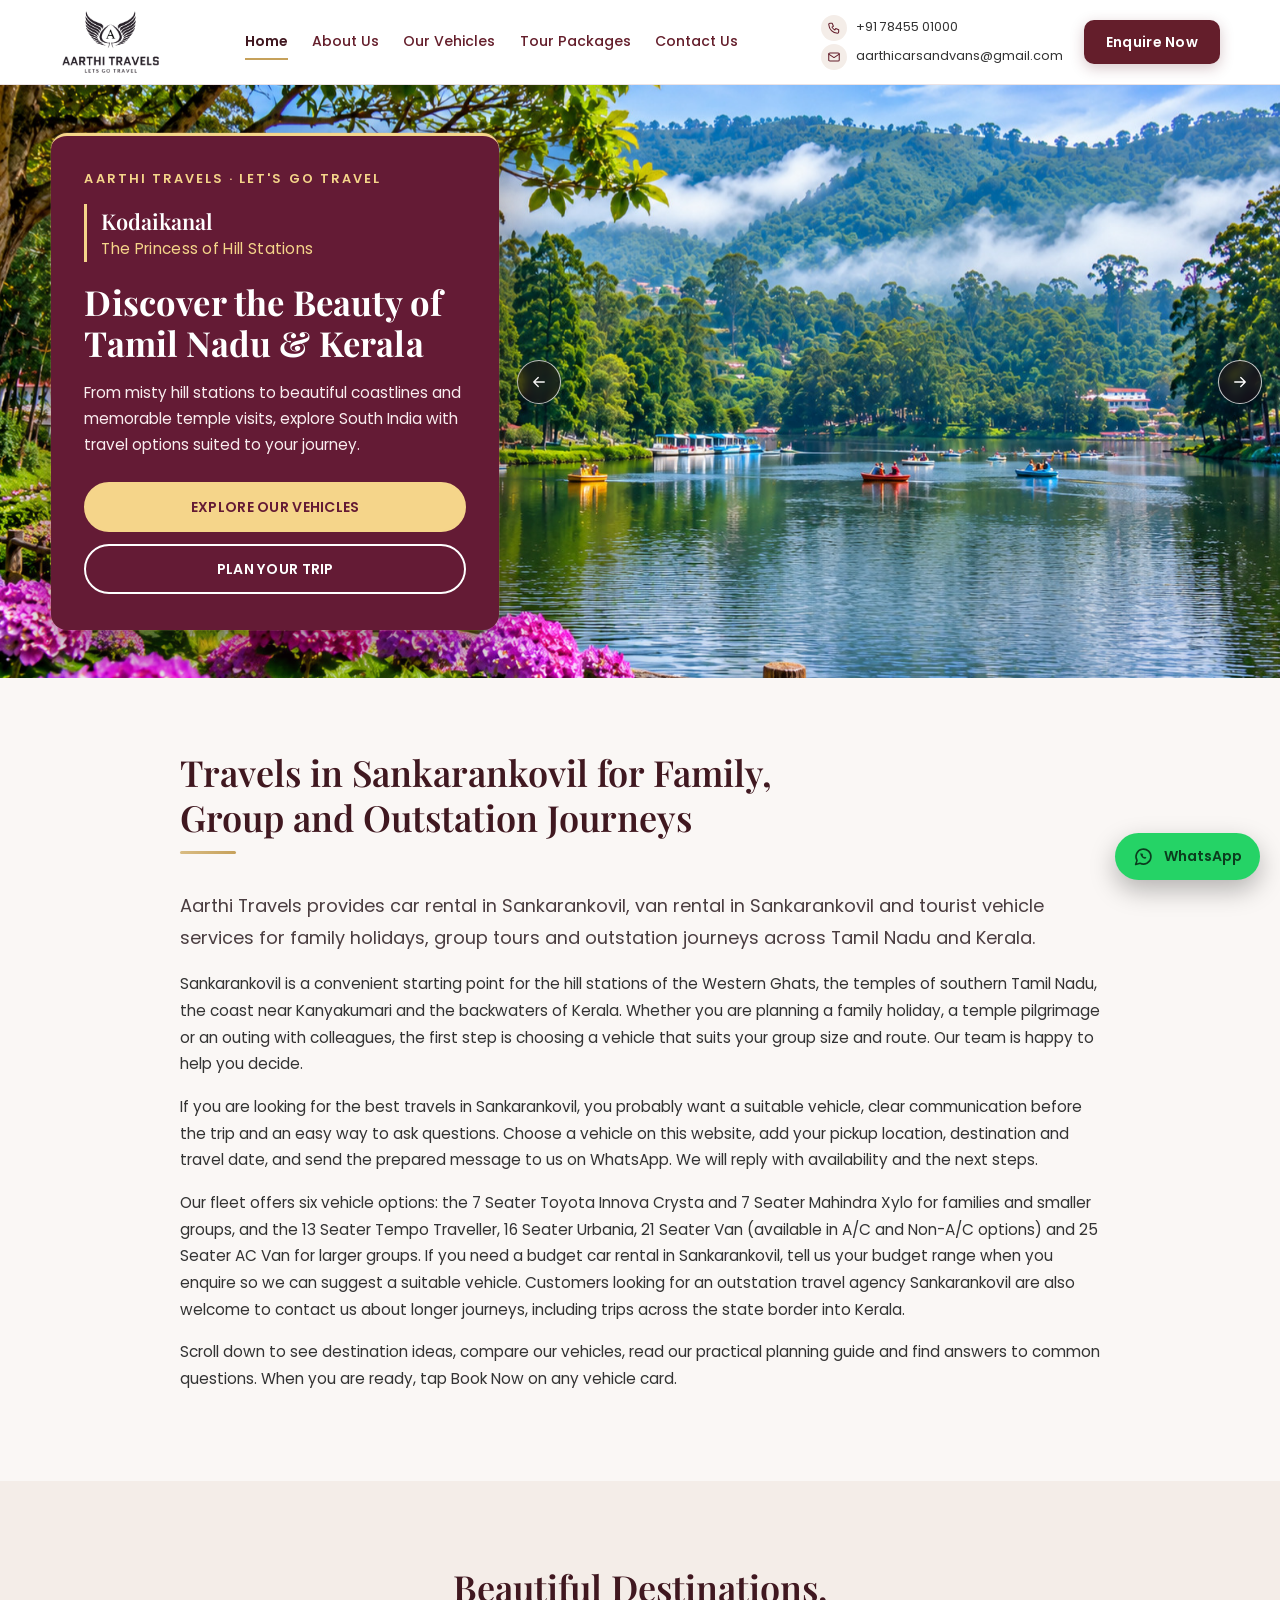
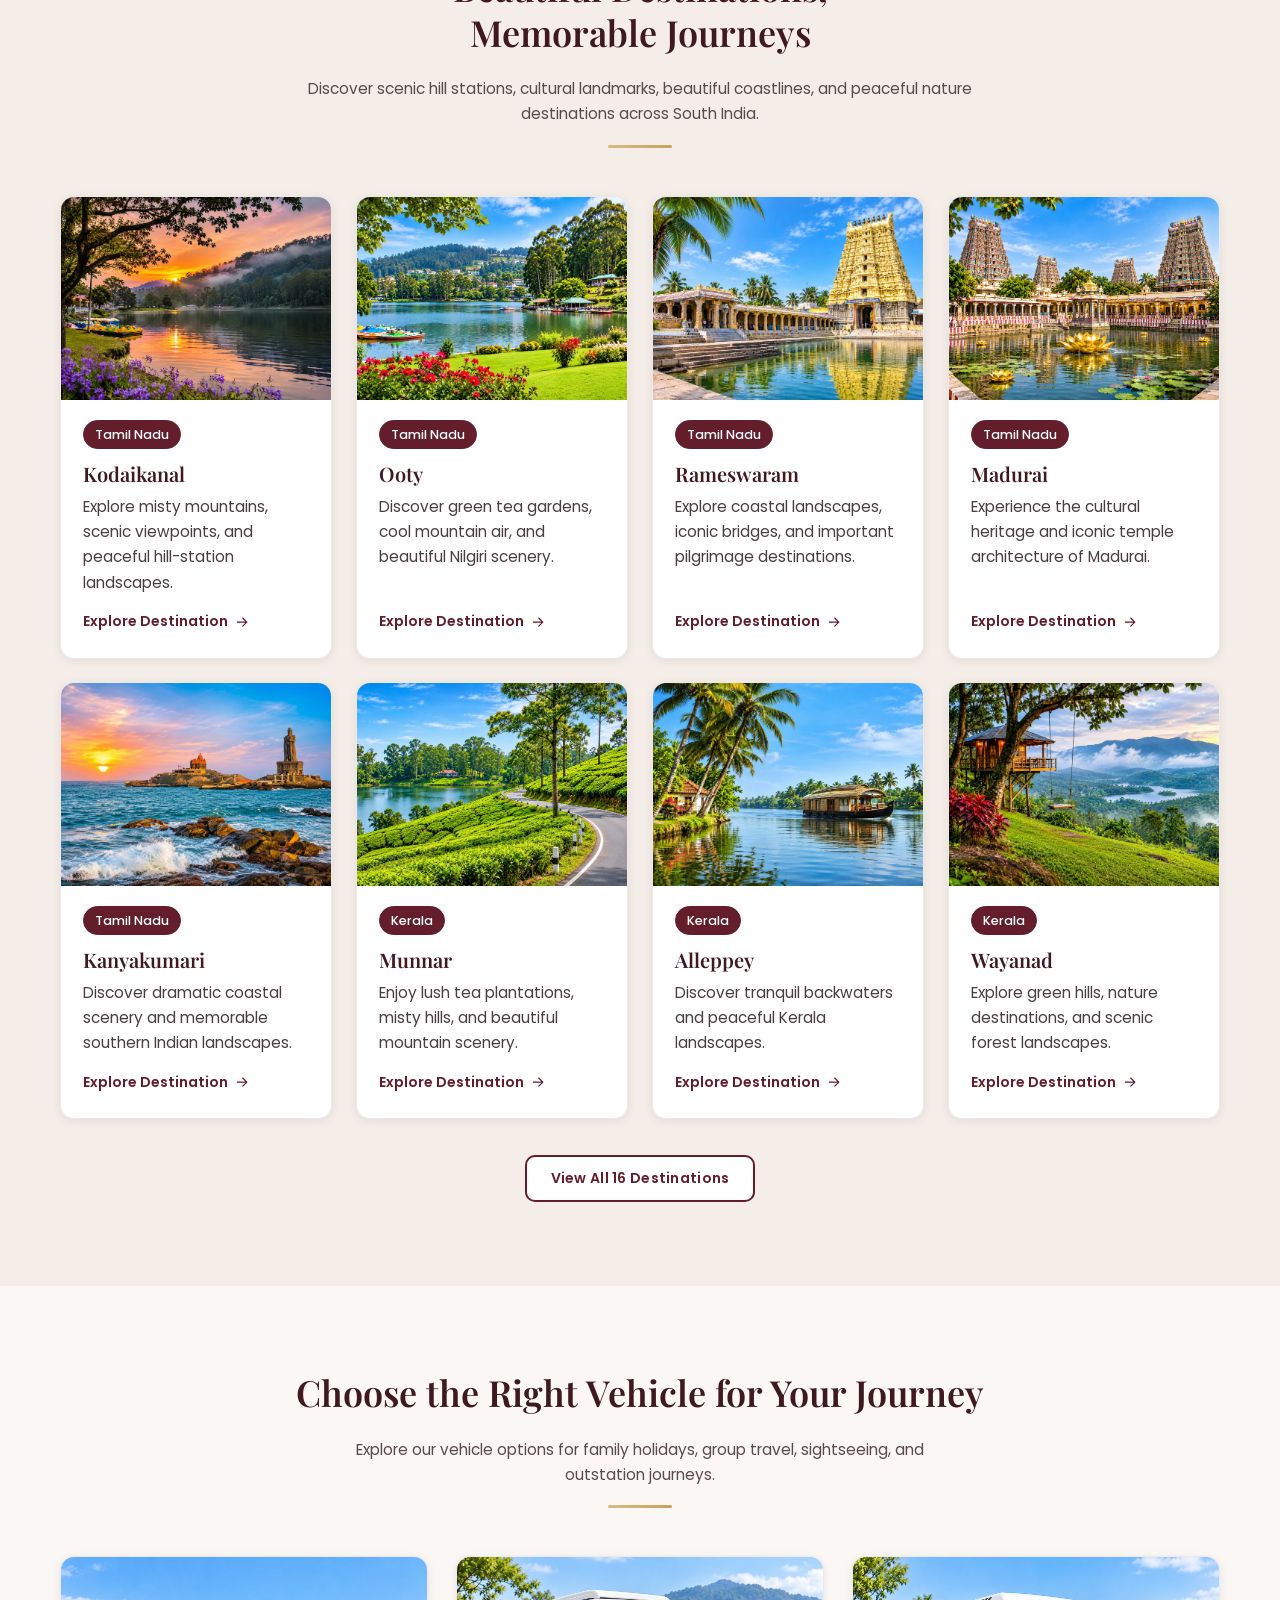
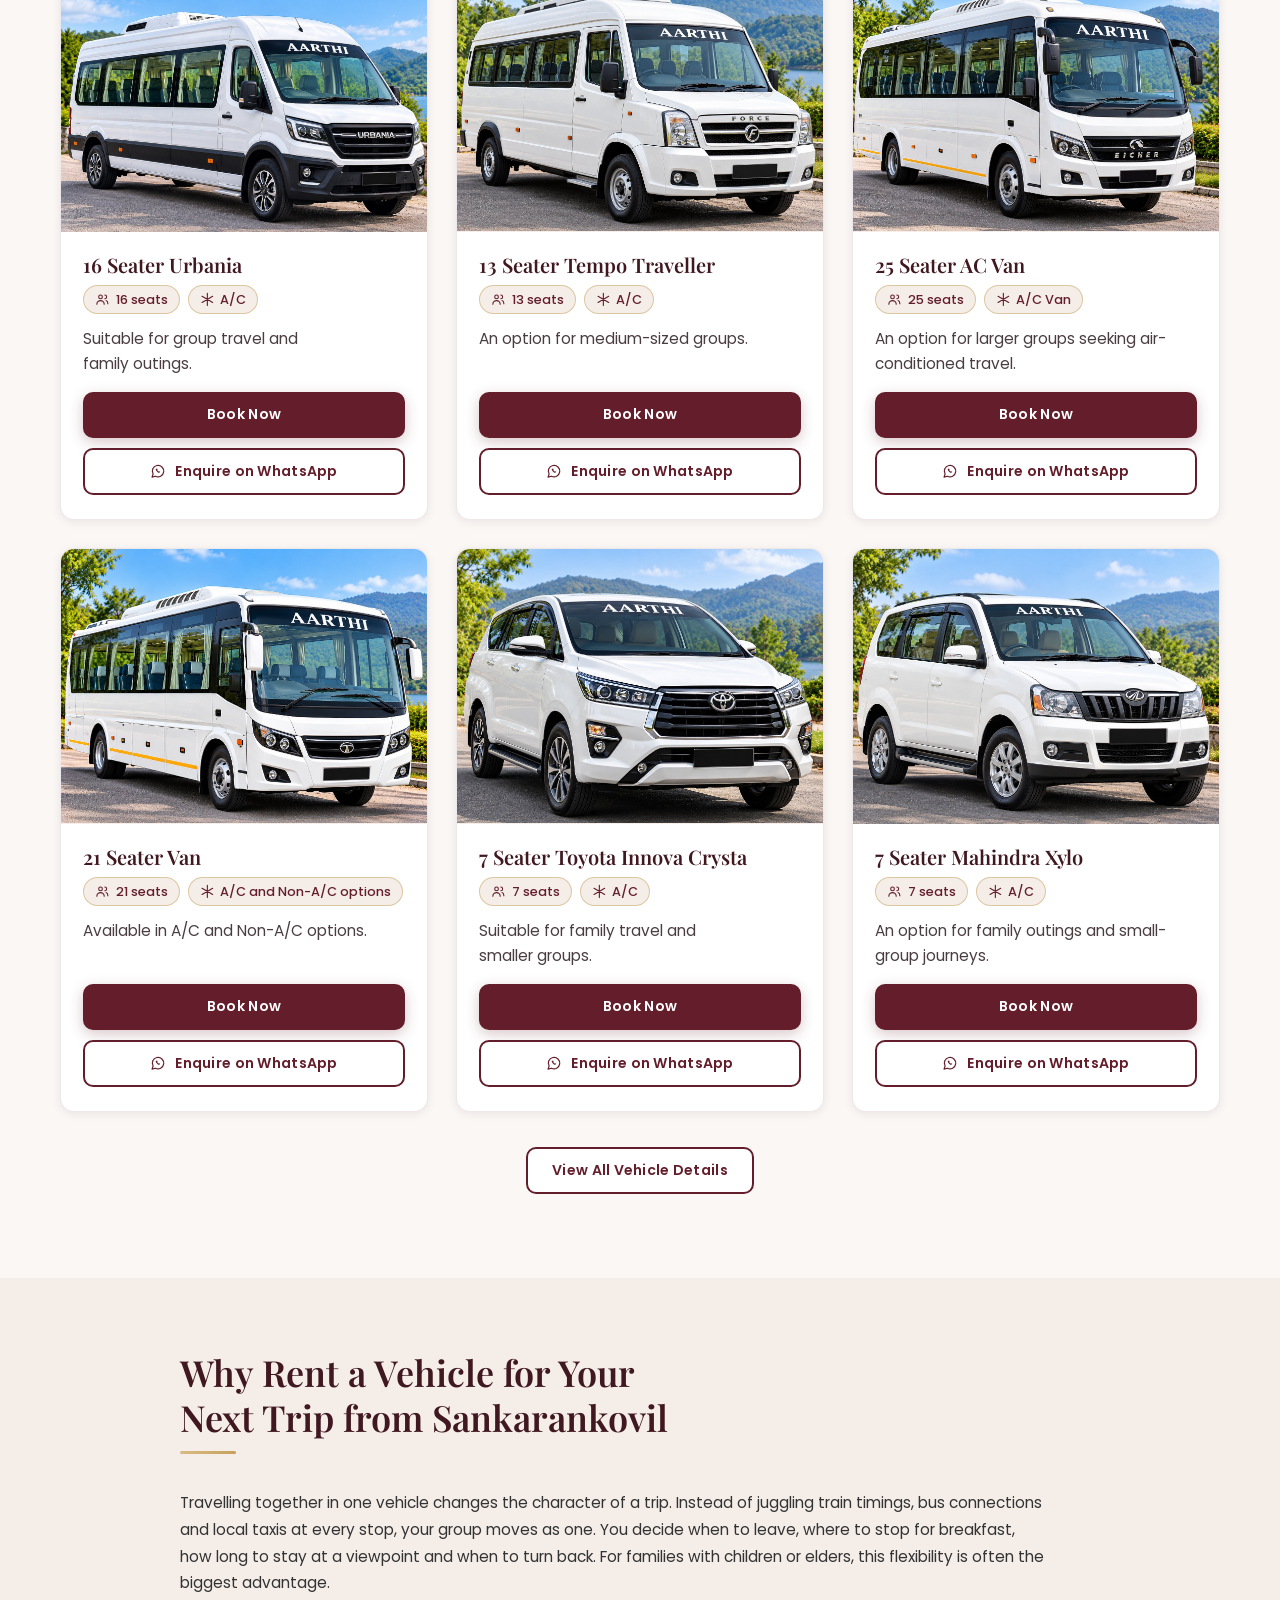
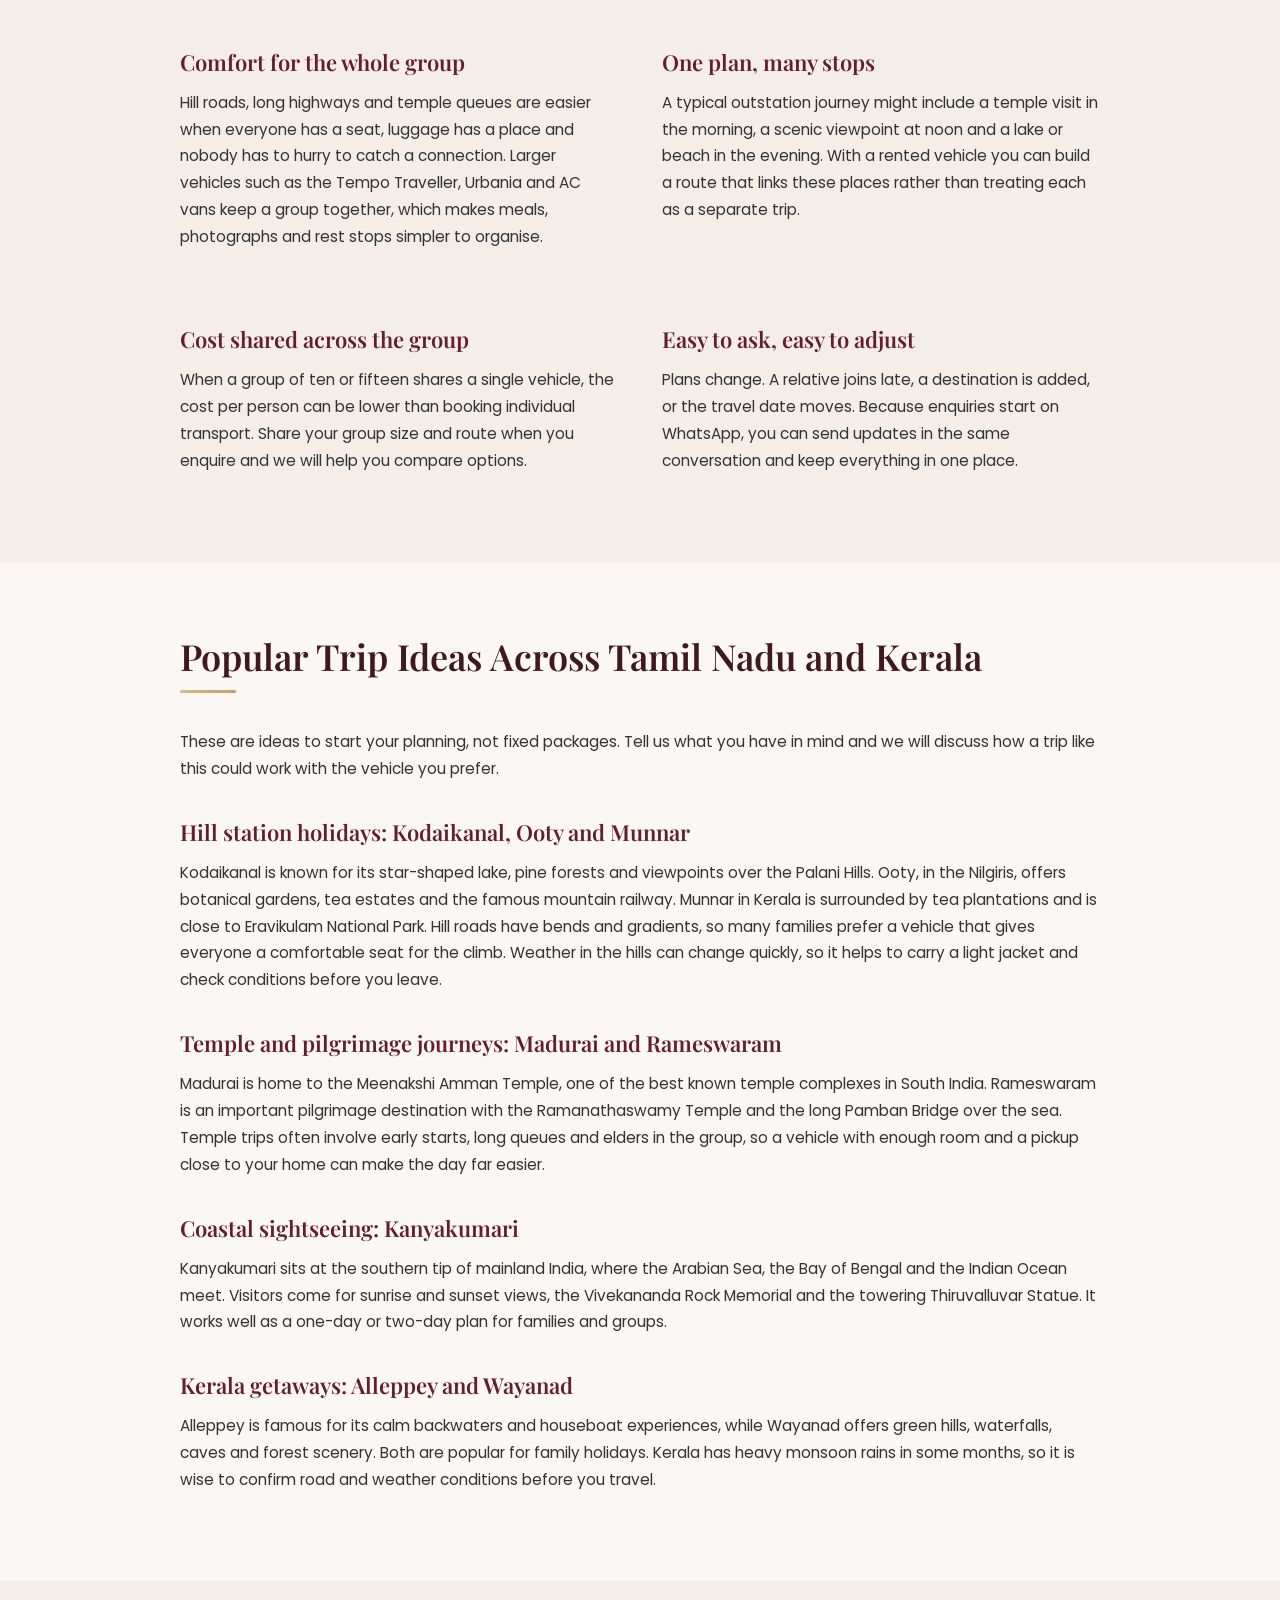
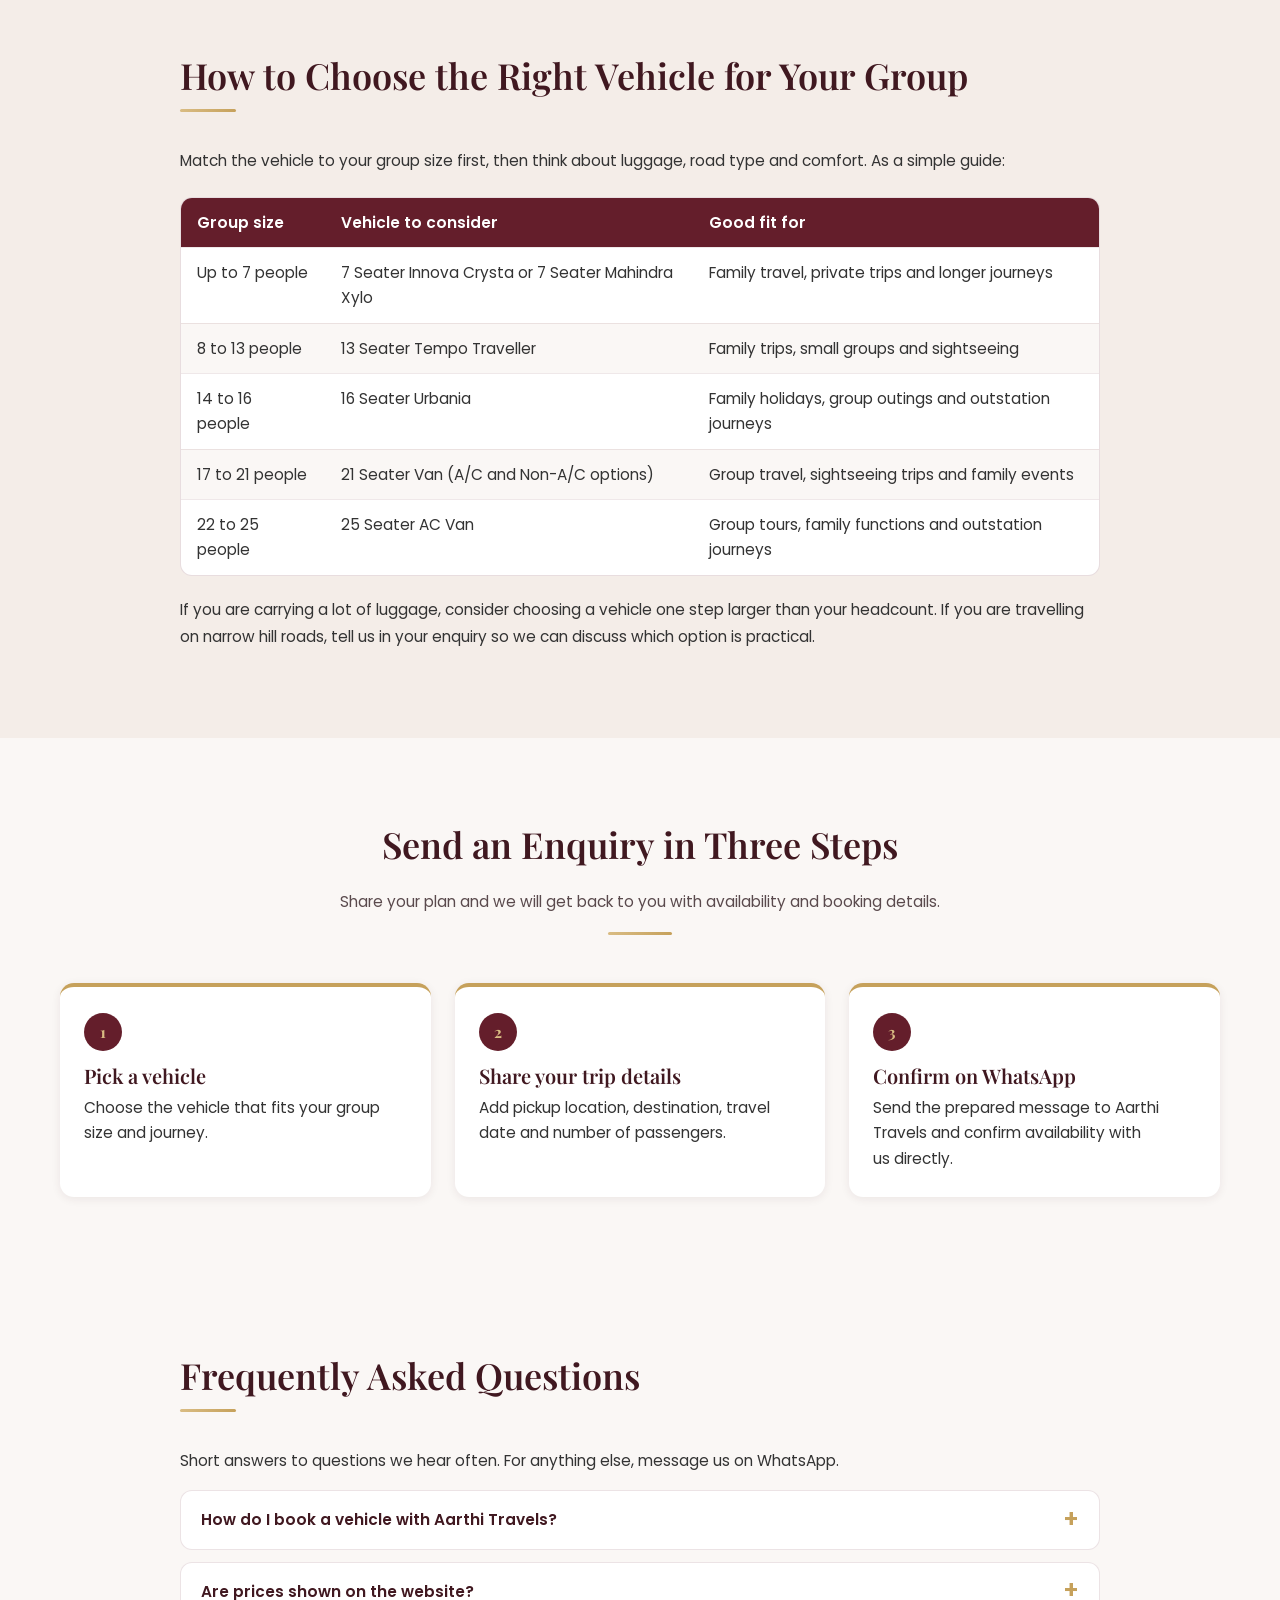
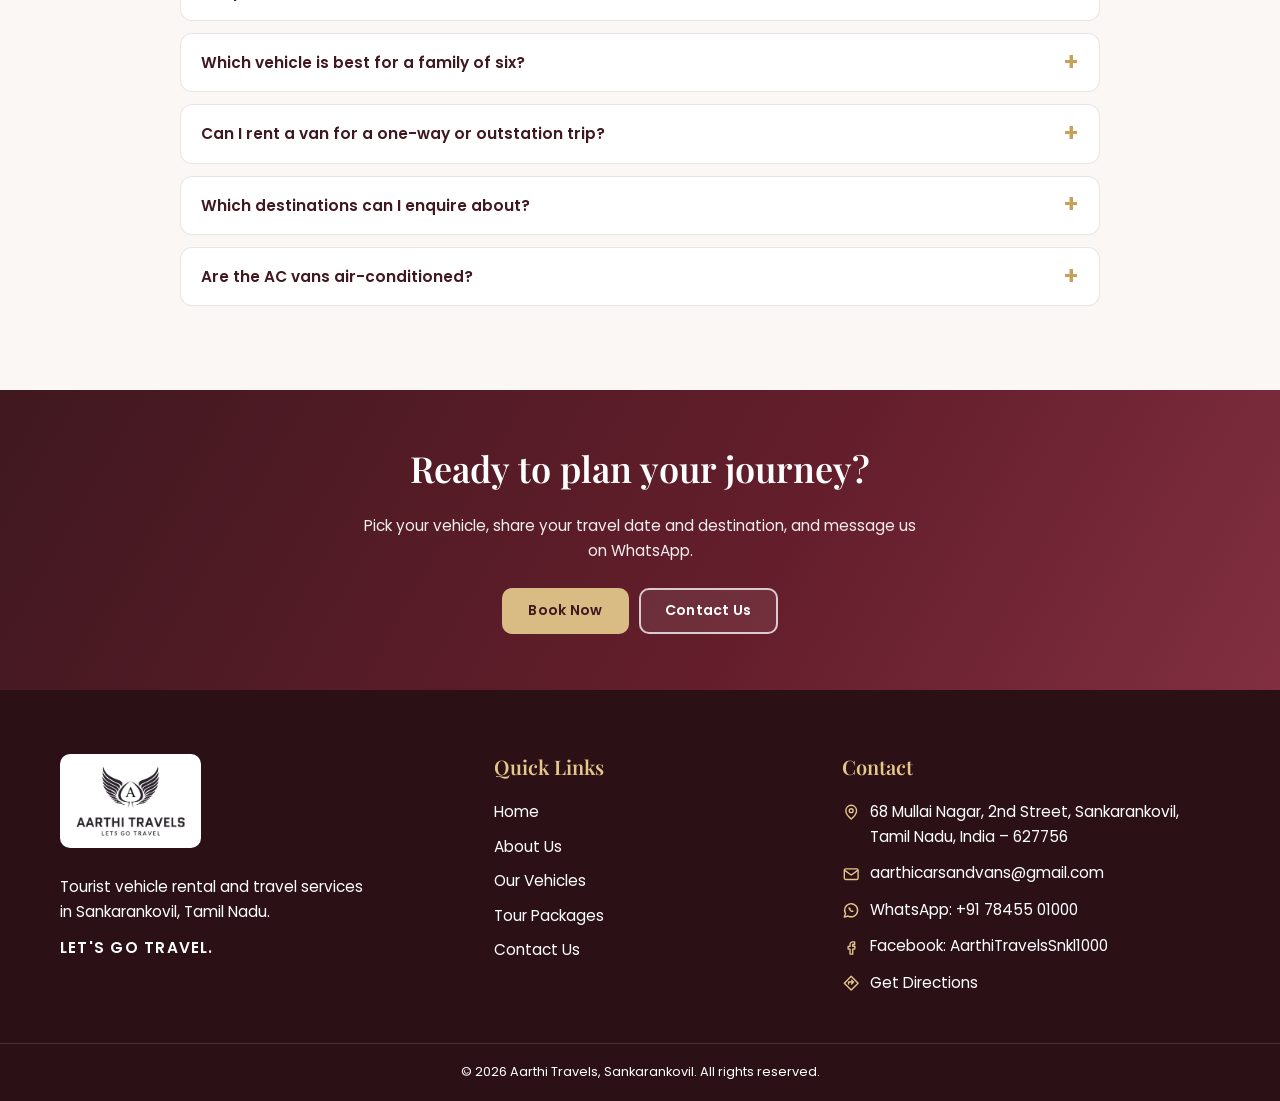
<file: index.html>
<!DOCTYPE html>
<html lang="en">
<head>
<meta charset="utf-8">
<meta name="viewport" content="width=device-width, initial-scale=1">
<title>Travels in Sankarankovil | Car &amp; Van Rental | Aarthi Travels</title>
<meta name="description" content="Aarthi Travels, Sankarankovil: car rental, van rental, Urbania and Tempo Traveller for family, group and outstation trips to Tamil Nadu and Kerala. Enquire on WhatsApp.">
<meta name="keywords" content="Travels in Sankarankovil, Best travels in Sankarankovil, Car rental in Sankarankovil, Van rental in Sankarankovil, Budget car rental in Sankarankovil, Outstation travel agency Sankarankovil">
<meta name="theme-color" content="#641E2B">
<meta property="og:type" content="website"><meta property="og:site_name" content="Aarthi Travels">
<meta property="og:title" content="Travels in Sankarankovil | Car &amp;amp; Van Rental | Aarthi Travels"><meta property="og:description" content="Aarthi Travels, Sankarankovil: car rental, van rental, Urbania and Tempo Traveller for family, group and outstation trips to Tamil Nadu and Kerala. Enquire on WhatsApp."><meta property="og:locale" content="en_IN">
<meta name="twitter:card" content="summary_large_image"><meta name="twitter:title" content="Travels in Sankarankovil | Car &amp;amp; Van Rental | Aarthi Travels"><meta name="twitter:description" content="Aarthi Travels, Sankarankovil: car rental, van rental, Urbania and Tempo Traveller for family, group and outstation trips to Tamil Nadu and Kerala. Enquire on WhatsApp.">
<!-- Add og:image / og:url / canonical once the production domain is known (see README). -->
<link rel="icon" type="image/svg+xml" href="images/icons/favicon.svg">
<link rel="preconnect" href="https://fonts.googleapis.com"><link rel="preconnect" href="https://fonts.gstatic.com" crossorigin>
<link href="https://fonts.googleapis.com/css2?family=Playfair+Display:wght@600;700&family=Poppins:wght@400;500;600&display=swap" rel="stylesheet">
<link rel="stylesheet" href="css/style.css?v=20261031"><link rel="stylesheet" href="css/responsive.css?v=20261031"><link rel="stylesheet" href="css/animations.css?v=20261031">
<script>document.documentElement.classList.add('js');setTimeout(function(){if(!window.__aarthiAnim)document.documentElement.classList.remove('js')},4000);</script>
<script type="application/ld+json">{"@context": "https://schema.org", "@type": "TravelAgency", "name": "Aarthi Travels", "slogan": "LETS GO TRAVEL", "description": "Tourist vehicle rental and travel service in Sankarankovil, Tamil Nadu — vans, Urbania, Tempo Traveller and 7-seater cars for family, group and outstation travel.", "email": "aarthicarsandvans@gmail.com", "telephone": "+917845501000", "address": {"@type": "PostalAddress", "streetAddress": "68 Mullai Nagar, 2nd Street", "addressLocality": "Sankarankovil", "addressRegion": "Tamil Nadu", "postalCode": "627756", "addressCountry": "IN"}, "areaServed": ["Tamil Nadu", "Kerala"], "sameAs": ["https://www.facebook.com/AarthiTravelsSnkl1000"]}</script>
</head>
<body>
<a class="skip-link" href="#main">Skip to main content</a>
<header class="site-header">
  <div class="container header-inner">
    <a class="logo" href="index.html" aria-label="Aarthi Travels — home"><img src="images/logo/aarthi-travels-logo.png" alt="Aarthi Travels logo — Lets Go Travel" width="585" height="382"></a>
    <button class="nav-toggle" type="button" aria-expanded="false" aria-controls="main-nav" aria-label="Open menu"><span class="bars"></span></button>
    <nav class="main-nav" id="main-nav" aria-label="Main navigation"><ul><li><a href="index.html" aria-current="page">Home</a></li><li><a href="about.html">About Us</a></li><li><a href="vehicles.html">Our Vehicles</a></li><li><a href="tour-packages.html">Tour Packages</a></li><li><a href="contact.html">Contact Us</a></li><li class="nav-cta-mobile"><button type="button" class="btn btn-primary" data-open-booking>Enquire Now</button></li></ul></nav>
    <div class="header-actions"><div class="header-contact"><a class="hc hc-call" href="tel:+917845501000"><span class="hc-icon"><svg class="icon" viewBox="0 0 24 24" aria-hidden="true"><path d="M5 4h4l2 5-2.5 1.5a11 11 0 0 0 5 5L15 13l5 2v4a2 2 0 0 1-2 2A16 16 0 0 1 3 6a2 2 0 0 1 2-2z"/></svg></span><span class="hc-text"><span class="hc-label">Call Us</span><span class="hc-value">+91 78455 01000</span></span></a><a class="hc hc-mail" href="mailto:aarthicarsandvans@gmail.com"><span class="hc-icon"><svg class="icon" viewBox="0 0 24 24" aria-hidden="true"><rect x="3" y="5" width="18" height="14" rx="2"/><path d="M3 7l9 6 9-6"/></svg></span><span class="hc-text"><span class="hc-label">Email</span><span class="hc-value">aarthicarsandvans@<wbr>gmail.com</span></span></a></div><button type="button" class="btn btn-primary header-enquire" data-open-booking>Enquire Now</button></div>
  </div>
</header>
<main id="main">
<section class="hero" aria-label="Featured South Indian destinations" data-hero-slider aria-roledescription="carousel">
  <div class="hero-media">
    <div class="hero-bg"><div class="hero-bg-stack"><div class="hero-bg-slide is-active" data-title="Kodaikanal" data-text="The Princess of Hill Stations"><img src="images/hero/hero-kodaikanal.jpg" alt="Kodaikanal landscape in South India" width="1920" height="1080" fetchpriority="high" decoding="async"></div><div class="hero-bg-slide" data-title="Munnar" data-text="The Green Paradise of Kerala"><img src="images/hero/hero-munnar.jpg" alt="Munnar landscape in South India" width="1920" height="1080" loading="lazy" decoding="async"></div><div class="hero-bg-slide" data-title="Rameswaram" data-text="The Sacred Island of Tamil Nadu"><img src="images/hero/hero-rameswaram.jpg" alt="Rameswaram landscape in South India" width="1920" height="1080" loading="lazy" decoding="async"></div><div class="hero-bg-slide" data-title="Ooty" data-text="The Queen of Hill Stations"><img src="images/hero/hero-ooty.jpg" alt="Ooty landscape in South India" width="1920" height="1080" loading="lazy" decoding="async"></div><div class="hero-bg-slide" data-title="Alleppey" data-text="The Venice of the East"><img src="images/hero/hero-alleppey.jpg" alt="Alleppey landscape in South India" width="1920" height="1080" loading="lazy" decoding="async"></div></div></div>
    <button type="button" class="hero-arrow prev" aria-label="Previous destination"><svg class="icon" viewBox="0 0 24 24" aria-hidden="true"><path d="M5 12h14M13 6l6 6-6 6"/></svg></button>
    <button type="button" class="hero-arrow next" aria-label="Next destination"><svg class="icon" viewBox="0 0 24 24" aria-hidden="true"><path d="M5 12h14M13 6l6 6-6 6"/></svg></button>
  </div>
  <div class="hero-panel">
    <div class="container hero-copy">
      <span class="hero-eyebrow">AARTHI TRAVELS · LET'S GO TRAVEL</span>
      <p class="slide-caption" aria-live="off"></p>
      <h1 id="hero-title">Discover the Beauty of Tamil Nadu &amp; Kerala</h1>
      <p class="hero-text">From misty hill stations to beautiful coastlines and memorable temple visits, explore South India with travel options suited to your journey.</p>
      <div class="hero-ctas"><a class="btn btn-gold" href="vehicles.html">EXPLORE OUR VEHICLES</a><a class="btn btn-ghost-light" href="contact.html">PLAN YOUR TRIP</a></div>
    </div>
  </div>
</section><section class="content-section"><div class="container"><h2>Travels in Sankarankovil for Family, Group and Outstation Journeys</h2>
<p class="lead">Aarthi Travels provides car rental in Sankarankovil, van rental in Sankarankovil and tourist vehicle services for family holidays, group tours and outstation journeys across Tamil Nadu and Kerala.</p>
<p>Sankarankovil is a convenient starting point for the hill stations of the Western Ghats, the temples of southern Tamil Nadu, the coast near Kanyakumari and the backwaters of Kerala. Whether you are planning a family holiday, a temple pilgrimage or an outing with colleagues, the first step is choosing a vehicle that suits your group size and route. Our team is happy to help you decide.</p>
<p>If you are looking for the best travels in Sankarankovil, you probably want a suitable vehicle, clear communication before the trip and an easy way to ask questions. Choose a vehicle on this website, add your pickup location, destination and travel date, and send the prepared message to us on WhatsApp. We will reply with availability and the next steps.</p>
<p>Our fleet offers six vehicle options: the 7 Seater Toyota Innova Crysta and 7 Seater Mahindra Xylo for families and smaller groups, and the 13 Seater Tempo Traveller, 16 Seater Urbania, 21 Seater Van (available in A/C and Non-A/C options) and 25 Seater AC Van for larger groups. If you need a budget car rental in Sankarankovil, tell us your budget range when you enquire so we can suggest a suitable vehicle. Customers looking for an outstation travel agency Sankarankovil are also welcome to contact us about longer journeys, including trips across the state border into Kerala.</p>
<p>Scroll down to see destination ideas, compare our vehicles, read our practical planning guide and find answers to common questions. When you are ready, tap Book Now on any vehicle card.</p></div></section>
<section class="section section-alt" id="destinations" aria-labelledby="dest-title"><div class="container">
  <div class="section-head reveal"><h2 id="dest-title">Beautiful Destinations, Memorable Journeys</h2><p>Discover scenic hill stations, cultural landmarks, beautiful coastlines, and peaceful nature destinations across South India.</p></div>
  <div class="grid grid-dest">
<article class="card tilt">
  <div class="card-img"><img src="images/destinations/kodaikanal.jpg" alt="Kodaikanal, Tamil Nadu — tourist destination" width="900" height="675" loading="lazy"></div>
  <div class="card-body">
    <ul class="chips"><li class="chip state">Tamil Nadu</li></ul>
    <h3>Kodaikanal</h3><p>Explore misty mountains, scenic viewpoints, and peaceful hill-station landscapes.</p><a class="link-arrow push" href="tour-packages.html#kodaikanal">Explore Destination <svg class="icon" viewBox="0 0 24 24" aria-hidden="true"><path d="M5 12h14M13 6l6 6-6 6"/></svg><span class="sr-only"> Kodaikanal</span></a>
  </div>
</article>
<article class="card tilt">
  <div class="card-img"><img src="images/destinations/ooty.jpg" alt="Ooty, Tamil Nadu — tourist destination" width="900" height="675" loading="lazy"></div>
  <div class="card-body">
    <ul class="chips"><li class="chip state">Tamil Nadu</li></ul>
    <h3>Ooty</h3><p>Discover green tea gardens, cool mountain air, and beautiful Nilgiri scenery.</p><a class="link-arrow push" href="tour-packages.html#ooty">Explore Destination <svg class="icon" viewBox="0 0 24 24" aria-hidden="true"><path d="M5 12h14M13 6l6 6-6 6"/></svg><span class="sr-only"> Ooty</span></a>
  </div>
</article>
<article class="card tilt">
  <div class="card-img"><img src="images/destinations/rameswaram.jpg" alt="Rameswaram, Tamil Nadu — tourist destination" width="900" height="675" loading="lazy"></div>
  <div class="card-body">
    <ul class="chips"><li class="chip state">Tamil Nadu</li></ul>
    <h3>Rameswaram</h3><p>Explore coastal landscapes, iconic bridges, and important pilgrimage destinations.</p><a class="link-arrow push" href="tour-packages.html#rameswaram">Explore Destination <svg class="icon" viewBox="0 0 24 24" aria-hidden="true"><path d="M5 12h14M13 6l6 6-6 6"/></svg><span class="sr-only"> Rameswaram</span></a>
  </div>
</article>
<article class="card tilt">
  <div class="card-img"><img src="images/destinations/madurai.jpg" alt="Madurai, Tamil Nadu — tourist destination" width="900" height="675" loading="lazy"></div>
  <div class="card-body">
    <ul class="chips"><li class="chip state">Tamil Nadu</li></ul>
    <h3>Madurai</h3><p>Experience the cultural heritage and iconic temple architecture of Madurai.</p><a class="link-arrow push" href="tour-packages.html#madurai">Explore Destination <svg class="icon" viewBox="0 0 24 24" aria-hidden="true"><path d="M5 12h14M13 6l6 6-6 6"/></svg><span class="sr-only"> Madurai</span></a>
  </div>
</article>
<article class="card tilt">
  <div class="card-img"><img src="images/destinations/kanyakumari.jpg" alt="Kanyakumari, Tamil Nadu — tourist destination" width="900" height="675" loading="lazy"></div>
  <div class="card-body">
    <ul class="chips"><li class="chip state">Tamil Nadu</li></ul>
    <h3>Kanyakumari</h3><p>Discover dramatic coastal scenery and memorable southern Indian landscapes.</p><a class="link-arrow push" href="tour-packages.html#kanyakumari">Explore Destination <svg class="icon" viewBox="0 0 24 24" aria-hidden="true"><path d="M5 12h14M13 6l6 6-6 6"/></svg><span class="sr-only"> Kanyakumari</span></a>
  </div>
</article>
<article class="card tilt">
  <div class="card-img"><img src="images/destinations/munnar.jpg" alt="Munnar, Kerala — tourist destination" width="900" height="675" loading="lazy"></div>
  <div class="card-body">
    <ul class="chips"><li class="chip state">Kerala</li></ul>
    <h3>Munnar</h3><p>Enjoy lush tea plantations, misty hills, and beautiful mountain scenery.</p><a class="link-arrow push" href="tour-packages.html#munnar">Explore Destination <svg class="icon" viewBox="0 0 24 24" aria-hidden="true"><path d="M5 12h14M13 6l6 6-6 6"/></svg><span class="sr-only"> Munnar</span></a>
  </div>
</article>
<article class="card tilt">
  <div class="card-img"><img src="images/destinations/alleppey.jpg" alt="Alleppey, Kerala — tourist destination" width="900" height="675" loading="lazy"></div>
  <div class="card-body">
    <ul class="chips"><li class="chip state">Kerala</li></ul>
    <h3>Alleppey</h3><p>Discover tranquil backwaters and peaceful Kerala landscapes.</p><a class="link-arrow push" href="tour-packages.html#alleppey">Explore Destination <svg class="icon" viewBox="0 0 24 24" aria-hidden="true"><path d="M5 12h14M13 6l6 6-6 6"/></svg><span class="sr-only"> Alleppey</span></a>
  </div>
</article>
<article class="card tilt">
  <div class="card-img"><img src="images/destinations/wayanad.jpg" alt="Wayanad, Kerala — tourist destination" width="900" height="675" loading="lazy"></div>
  <div class="card-body">
    <ul class="chips"><li class="chip state">Kerala</li></ul>
    <h3>Wayanad</h3><p>Explore green hills, nature destinations, and scenic forest landscapes.</p><a class="link-arrow push" href="tour-packages.html#wayanad">Explore Destination <svg class="icon" viewBox="0 0 24 24" aria-hidden="true"><path d="M5 12h14M13 6l6 6-6 6"/></svg><span class="sr-only"> Wayanad</span></a>
  </div>
</article>
  </div>
  <p class="section-foot"><a class="btn btn-outline" href="tour-packages.html">View All 16 Destinations</a></p>
</div></section>

<section class="section" id="vehicles" aria-labelledby="veh-title"><div class="container">
  <div class="section-head reveal"><h2 id="veh-title">Choose the Right Vehicle for Your Journey</h2><p>Explore our vehicle options for family holidays, group travel, sightseeing, and outstation journeys.</p></div>
  <div class="grid grid-vehicles"><article class="card tilt">
  <div class="card-img"><img src="images/vehicles/16-seater-urbania.jpg" alt="16 Seater Urbania available for rental from Aarthi Travels, Sankarankovil" width="900" height="675" loading="lazy"></div>
  <div class="card-body">
    <h3>16 Seater Urbania</h3>
    <ul class="chips"><li class="chip"><svg class="icon" viewBox="0 0 24 24" aria-hidden="true"><circle cx="9" cy="8" r="3"/><path d="M3 20c0-3.300 2.700-6 6-6s6 2.700 6 6"/><path d="M16 5a3 3 0 0 1 0 6M18 14c2 .6 3 2.400 3 5"/></svg> 16 seats</li><li class="chip"><svg class="icon" viewBox="0 0 24 24" aria-hidden="true"><path d="M12 2v20M3.300 7l17.400 10M3.300 17L20.700 7"/></svg>A/C</li></ul>
    <p>Suitable for group travel and family outings.</p>
    <div class="card-actions push">
      <button type="button" class="btn btn-primary" data-open-booking data-vehicle="16 Seater Urbania" aria-label="Book Now: 16 Seater Urbania">Book Now</button>
      <a class="btn btn-outline" href="https://wa.me/917845501000?text=Hello%20Aarthi%20Travels%2C%20I%20would%20like%20to%20enquire%20about%20booking%20the%2016%20Seater%20Urbania.%20Please%20share%20the%20availability%20and%20booking%20details." target="_blank" rel="noopener" aria-label="Enquire on WhatsApp about the 16 Seater Urbania"><svg class="icon" viewBox="0 0 24 24" aria-hidden="true"><path d="M3 21l1.6-4.6A8.5 8.5 0 1 1 8 19.6z"/><path class="fill" d="M9.2 7.8c-.4.4-.9 1-.7 2 .3 1.5 1.7 3.2 3.2 4.1 1.1.6 2 .6 2.600.3.5-.3.9-.9.9-1.200l-1.700-.9-.7.6a3.400 3.400 0 0 1-1.900-1.800l.6-.7-.9-1.700c-.4 0-1.100.1-1.400.3z"/></svg> Enquire on WhatsApp</a>
    </div>
  </div>
</article>
<article class="card tilt">
  <div class="card-img"><img src="images/vehicles/13-seater-tempo-traveller.jpg" alt="13 Seater Tempo Traveller available for rental from Aarthi Travels, Sankarankovil" width="900" height="675" loading="lazy"></div>
  <div class="card-body">
    <h3>13 Seater Tempo Traveller</h3>
    <ul class="chips"><li class="chip"><svg class="icon" viewBox="0 0 24 24" aria-hidden="true"><circle cx="9" cy="8" r="3"/><path d="M3 20c0-3.300 2.700-6 6-6s6 2.700 6 6"/><path d="M16 5a3 3 0 0 1 0 6M18 14c2 .6 3 2.400 3 5"/></svg> 13 seats</li><li class="chip"><svg class="icon" viewBox="0 0 24 24" aria-hidden="true"><path d="M12 2v20M3.300 7l17.400 10M3.300 17L20.700 7"/></svg>A/C</li></ul>
    <p>An option for medium-sized groups.</p>
    <div class="card-actions push">
      <button type="button" class="btn btn-primary" data-open-booking data-vehicle="13 Seater Tempo Traveller" aria-label="Book Now: 13 Seater Tempo Traveller">Book Now</button>
      <a class="btn btn-outline" href="https://wa.me/917845501000?text=Hello%20Aarthi%20Travels%2C%20I%20would%20like%20to%20enquire%20about%20booking%20the%2013%20Seater%20Tempo%20Traveller.%20Please%20share%20the%20availability%20and%20booking%20details." target="_blank" rel="noopener" aria-label="Enquire on WhatsApp about the 13 Seater Tempo Traveller"><svg class="icon" viewBox="0 0 24 24" aria-hidden="true"><path d="M3 21l1.6-4.6A8.5 8.5 0 1 1 8 19.6z"/><path class="fill" d="M9.2 7.8c-.4.4-.9 1-.7 2 .3 1.5 1.7 3.2 3.2 4.1 1.1.6 2 .6 2.600.3.5-.3.9-.9.9-1.200l-1.700-.9-.7.6a3.400 3.400 0 0 1-1.900-1.800l.6-.7-.9-1.700c-.4 0-1.100.1-1.400.3z"/></svg> Enquire on WhatsApp</a>
    </div>
  </div>
</article>
<article class="card tilt">
  <div class="card-img"><img src="images/vehicles/25-seater-ac-van.jpg" alt="25 Seater AC Van available for rental from Aarthi Travels, Sankarankovil" width="900" height="675" loading="lazy"></div>
  <div class="card-body">
    <h3>25 Seater AC Van</h3>
    <ul class="chips"><li class="chip"><svg class="icon" viewBox="0 0 24 24" aria-hidden="true"><circle cx="9" cy="8" r="3"/><path d="M3 20c0-3.300 2.700-6 6-6s6 2.700 6 6"/><path d="M16 5a3 3 0 0 1 0 6M18 14c2 .6 3 2.400 3 5"/></svg> 25 seats</li><li class="chip"><svg class="icon" viewBox="0 0 24 24" aria-hidden="true"><path d="M12 2v20M3.300 7l17.400 10M3.300 17L20.700 7"/></svg> A/C Van</li></ul>
    <p>An option for larger groups seeking air-conditioned travel.</p>
    <div class="card-actions push">
      <button type="button" class="btn btn-primary" data-open-booking data-vehicle="25 Seater AC Van" aria-label="Book Now: 25 Seater AC Van">Book Now</button>
      <a class="btn btn-outline" href="https://wa.me/917845501000?text=Hello%20Aarthi%20Travels%2C%20I%20would%20like%20to%20enquire%20about%20booking%20the%2025%20Seater%20AC%20Van.%20Please%20share%20the%20availability%20and%20booking%20details." target="_blank" rel="noopener" aria-label="Enquire on WhatsApp about the 25 Seater AC Van"><svg class="icon" viewBox="0 0 24 24" aria-hidden="true"><path d="M3 21l1.6-4.6A8.5 8.5 0 1 1 8 19.6z"/><path class="fill" d="M9.2 7.8c-.4.4-.9 1-.7 2 .3 1.5 1.7 3.2 3.2 4.1 1.1.6 2 .6 2.600.3.5-.3.9-.9.9-1.200l-1.700-.9-.7.6a3.400 3.400 0 0 1-1.900-1.800l.6-.7-.9-1.700c-.4 0-1.100.1-1.400.3z"/></svg> Enquire on WhatsApp</a>
    </div>
  </div>
</article>
<article class="card tilt">
  <div class="card-img"><img src="images/vehicles/21-seater-van.jpg" alt="21 Seater Van available in A/C and Non-A/C options from Aarthi Travels, Sankarankovil" width="900" height="675" loading="lazy"></div>
  <div class="card-body">
    <h3>21 Seater Van</h3>
    <ul class="chips"><li class="chip"><svg class="icon" viewBox="0 0 24 24" aria-hidden="true"><circle cx="9" cy="8" r="3"/><path d="M3 20c0-3.300 2.700-6 6-6s6 2.700 6 6"/><path d="M16 5a3 3 0 0 1 0 6M18 14c2 .6 3 2.400 3 5"/></svg> 21 seats</li><li class="chip"><svg class="icon" viewBox="0 0 24 24" aria-hidden="true"><path d="M12 2v20M3.300 7l17.400 10M3.300 17L20.700 7"/></svg> A/C and Non-A/C options</li></ul>
    <p>Available in A/C and Non-A/C options.</p>
    <div class="card-actions push">
      <button type="button" class="btn btn-primary" data-open-booking data-vehicle="21 Seater Van" aria-label="Book Now: 21 Seater Van">Book Now</button>
      <a class="btn btn-outline" href="https://wa.me/917845501000?text=Hello%20Aarthi%20Travels%2C%20I%20would%20like%20to%20enquire%20about%20booking%20the%2021%20Seater%20Van.%20Please%20share%20the%20availability%20and%20booking%20details." target="_blank" rel="noopener" aria-label="Enquire on WhatsApp about the 21 Seater Van"><svg class="icon" viewBox="0 0 24 24" aria-hidden="true"><path d="M3 21l1.6-4.6A8.5 8.5 0 1 1 8 19.6z"/><path class="fill" d="M9.2 7.8c-.4.4-.9 1-.7 2 .3 1.5 1.7 3.2 3.2 4.1 1.1.6 2 .6 2.600.3.5-.3.9-.9.9-1.200l-1.700-.9-.7.6a3.400 3.400 0 0 1-1.900-1.800l.6-.7-.9-1.700c-.4 0-1.100.1-1.400.3z"/></svg> Enquire on WhatsApp</a>
    </div>
  </div>
</article>
<article class="card tilt">
  <div class="card-img"><img src="images/vehicles/7-seater-innova-crysta.jpg" alt="7 Seater Toyota Innova Crysta available for rental from Aarthi Travels, Sankarankovil" width="900" height="675" loading="lazy"></div>
  <div class="card-body">
    <h3>7 Seater Toyota Innova Crysta</h3>
    <ul class="chips"><li class="chip"><svg class="icon" viewBox="0 0 24 24" aria-hidden="true"><circle cx="9" cy="8" r="3"/><path d="M3 20c0-3.300 2.700-6 6-6s6 2.700 6 6"/><path d="M16 5a3 3 0 0 1 0 6M18 14c2 .6 3 2.400 3 5"/></svg> 7 seats</li><li class="chip"><svg class="icon" viewBox="0 0 24 24" aria-hidden="true"><path d="M12 2v20M3.300 7l17.400 10M3.300 17L20.700 7"/></svg>A/C</li></ul>
    <p>Suitable for family travel and smaller groups.</p>
    <div class="card-actions push">
      <button type="button" class="btn btn-primary" data-open-booking data-vehicle="7 Seater Innova Crysta" aria-label="Book Now: 7 Seater Innova Crysta">Book Now</button>
      <a class="btn btn-outline" href="https://wa.me/917845501000?text=Hello%20Aarthi%20Travels%2C%20I%20would%20like%20to%20enquire%20about%20booking%20the%207%20Seater%20Innova%20Crysta.%20Please%20share%20the%20availability%20and%20booking%20details." target="_blank" rel="noopener" aria-label="Enquire on WhatsApp about the 7 Seater Innova Crysta"><svg class="icon" viewBox="0 0 24 24" aria-hidden="true"><path d="M3 21l1.6-4.6A8.5 8.5 0 1 1 8 19.6z"/><path class="fill" d="M9.2 7.8c-.4.4-.9 1-.7 2 .3 1.5 1.7 3.2 3.2 4.1 1.1.6 2 .6 2.600.3.5-.3.9-.9.9-1.200l-1.700-.9-.7.6a3.400 3.400 0 0 1-1.900-1.800l.6-.7-.9-1.700c-.4 0-1.100.1-1.400.3z"/></svg> Enquire on WhatsApp</a>
    </div>
  </div>
</article>
<article class="card tilt">
  <div class="card-img"><img src="images/vehicles/7-seater-mahindra-xylo.jpg" alt="7 Seater Mahindra Xylo available for rental from Aarthi Travels, Sankarankovil" width="900" height="675" loading="lazy"></div>
  <div class="card-body">
    <h3>7 Seater Mahindra Xylo</h3>
    <ul class="chips"><li class="chip"><svg class="icon" viewBox="0 0 24 24" aria-hidden="true"><circle cx="9" cy="8" r="3"/><path d="M3 20c0-3.300 2.700-6 6-6s6 2.700 6 6"/><path d="M16 5a3 3 0 0 1 0 6M18 14c2 .6 3 2.400 3 5"/></svg> 7 seats</li><li class="chip"><svg class="icon" viewBox="0 0 24 24" aria-hidden="true"><path d="M12 2v20M3.300 7l17.400 10M3.300 17L20.700 7"/></svg>A/C</li></ul>
    <p>An option for family outings and small-group journeys.</p>
    <div class="card-actions push">
      <button type="button" class="btn btn-primary" data-open-booking data-vehicle="7 Seater Mahindra Xylo" aria-label="Book Now: 7 Seater Mahindra Xylo">Book Now</button>
      <a class="btn btn-outline" href="https://wa.me/917845501000?text=Hello%20Aarthi%20Travels%2C%20I%20would%20like%20to%20enquire%20about%20booking%20the%207%20Seater%20Mahindra%20Xylo.%20Please%20share%20the%20availability%20and%20booking%20details." target="_blank" rel="noopener" aria-label="Enquire on WhatsApp about the 7 Seater Mahindra Xylo"><svg class="icon" viewBox="0 0 24 24" aria-hidden="true"><path d="M3 21l1.6-4.6A8.5 8.5 0 1 1 8 19.6z"/><path class="fill" d="M9.2 7.8c-.4.4-.9 1-.7 2 .3 1.5 1.7 3.2 3.2 4.1 1.1.6 2 .6 2.600.3.5-.3.9-.9.9-1.200l-1.700-.9-.7.6a3.400 3.400 0 0 1-1.900-1.800l.6-.7-.9-1.700c-.4 0-1.100.1-1.400.3z"/></svg> Enquire on WhatsApp</a>
    </div>
  </div>
</article></div>
  <p class="section-foot"><a class="btn btn-outline" href="vehicles.html">View All Vehicle Details</a></p>
</div></section>
<section class="content-section alt"><div class="container"><h2>Why Rent a Vehicle for Your Next Trip from Sankarankovil</h2>
<p>Travelling together in one vehicle changes the character of a trip. Instead of juggling train timings, bus connections and local taxis at every stop, your group moves as one. You decide when to leave, where to stop for breakfast, how long to stay at a viewpoint and when to turn back. For families with children or elders, this flexibility is often the biggest advantage.</p>
<div class="two-col">
<div><h3>Comfort for the whole group</h3><p>Hill roads, long highways and temple queues are easier when everyone has a seat, luggage has a place and nobody has to hurry to catch a connection. Larger vehicles such as the Tempo Traveller, Urbania and AC vans keep a group together, which makes meals, photographs and rest stops simpler to organise.</p></div>
<div><h3>One plan, many stops</h3><p>A typical outstation journey might include a temple visit in the morning, a scenic viewpoint at noon and a lake or beach in the evening. With a rented vehicle you can build a route that links these places rather than treating each as a separate trip.</p></div>
<div><h3>Cost shared across the group</h3><p>When a group of ten or fifteen shares a single vehicle, the cost per person can be lower than booking individual transport. Share your group size and route when you enquire and we will help you compare options.</p></div>
<div><h3>Easy to ask, easy to adjust</h3><p>Plans change. A relative joins late, a destination is added, or the travel date moves. Because enquiries start on WhatsApp, you can send updates in the same conversation and keep everything in one place.</p></div>
</div></div></section><section class="content-section"><div class="container"><h2>Popular Trip Ideas Across Tamil Nadu and Kerala</h2>
<p>These are ideas to start your planning, not fixed packages. Tell us what you have in mind and we will discuss how a trip like this could work with the vehicle you prefer.</p>
<h3>Hill station holidays: Kodaikanal, Ooty and Munnar</h3>
<p>Kodaikanal is known for its star-shaped lake, pine forests and viewpoints over the Palani Hills. Ooty, in the Nilgiris, offers botanical gardens, tea estates and the famous mountain railway. Munnar in Kerala is surrounded by tea plantations and is close to Eravikulam National Park. Hill roads have bends and gradients, so many families prefer a vehicle that gives everyone a comfortable seat for the climb. Weather in the hills can change quickly, so it helps to carry a light jacket and check conditions before you leave.</p>
<h3>Temple and pilgrimage journeys: Madurai and Rameswaram</h3>
<p>Madurai is home to the Meenakshi Amman Temple, one of the best known temple complexes in South India. Rameswaram is an important pilgrimage destination with the Ramanathaswamy Temple and the long Pamban Bridge over the sea. Temple trips often involve early starts, long queues and elders in the group, so a vehicle with enough room and a pickup close to your home can make the day far easier.</p>
<h3>Coastal sightseeing: Kanyakumari</h3>
<p>Kanyakumari sits at the southern tip of mainland India, where the Arabian Sea, the Bay of Bengal and the Indian Ocean meet. Visitors come for sunrise and sunset views, the Vivekananda Rock Memorial and the towering Thiruvalluvar Statue. It works well as a one-day or two-day plan for families and groups.</p>
<h3>Kerala getaways: Alleppey and Wayanad</h3>
<p>Alleppey is famous for its calm backwaters and houseboat experiences, while Wayanad offers green hills, waterfalls, caves and forest scenery. Both are popular for family holidays. Kerala has heavy monsoon rains in some months, so it is wise to confirm road and weather conditions before you travel.</p></div></section><section class="content-section alt"><div class="container"><h2>How to Choose the Right Vehicle for Your Group</h2>
<p>Match the vehicle to your group size first, then think about luggage, road type and comfort. As a simple guide:</p>
<div class="table-wrap"><table><thead><tr><th scope="col">Group size</th><th scope="col">Vehicle to consider</th><th scope="col">Good fit for</th></tr></thead><tbody>
<tr><td data-label="Group size">Up to 7 people</td><td data-label="Vehicle to consider">7 Seater Innova Crysta or 7 Seater Mahindra Xylo</td><td data-label="Good fit for">Family travel, private trips and longer journeys</td></tr>
<tr><td data-label="Group size">8 to 13 people</td><td data-label="Vehicle to consider">13 Seater Tempo Traveller</td><td data-label="Good fit for">Family trips, small groups and sightseeing</td></tr>
<tr><td data-label="Group size">14 to 16 people</td><td data-label="Vehicle to consider">16 Seater Urbania</td><td data-label="Good fit for">Family holidays, group outings and outstation journeys</td></tr>
<tr><td data-label="Group size">17 to 21 people</td><td data-label="Vehicle to consider">21 Seater Van (A/C and Non-A/C options)</td><td data-label="Good fit for">Group travel, sightseeing trips and family events</td></tr>
<tr><td data-label="Group size">22 to 25 people</td><td data-label="Vehicle to consider">25 Seater AC Van</td><td data-label="Good fit for">Group tours, family functions and outstation journeys</td></tr></tbody></table></div>
<p>If you are carrying a lot of luggage, consider choosing a vehicle one step larger than your headcount. If you are travelling on narrow hill roads, tell us in your enquiry so we can discuss which option is practical.</p></div></section>
<section class="section" aria-labelledby="how-title"><div class="container">
  <div class="section-head reveal"><h2 id="how-title">Send an Enquiry in Three Steps</h2><p>Share your plan and we will get back to you with availability and booking details.</p></div>
  <ol class="steps">
    <li><h3>Pick a vehicle</h3><p>Choose the vehicle that fits your group size and journey.</p></li>
    <li><h3>Share your trip details</h3><p>Add pickup location, destination, travel date and number of passengers.</p></li>
    <li><h3>Confirm on WhatsApp</h3><p>Send the prepared message to Aarthi Travels and confirm availability with us directly.</p></li>
  </ol>
</div></section>
<section class="content-section"><div class="container"><h2>Frequently Asked Questions</h2><p>Short answers to questions we hear often. For anything else, message us on WhatsApp.</p><details class="faq"><summary>How do I book a vehicle with Aarthi Travels?</summary><div class="faq-body"><p>Tap Book Now on a vehicle card, fill in your pickup location, destination, travel date and number of passengers, and send the prepared message on WhatsApp. Your enquiry is not a confirmed booking until Aarthi Travels confirms availability with you.</p></div></details><details class="faq"><summary>Are prices shown on the website?</summary><div class="faq-body"><p>No. We do not publish fixed prices because the cost depends on your vehicle, route, number of days and other details. Share your plan and ask for a quote on WhatsApp.</p></div></details><details class="faq"><summary>Which vehicle is best for a family of six?</summary><div class="faq-body"><p>The 7 Seater Innova Crysta or the 7 Seater Mahindra Xylo is a natural fit for a family of up to seven. If you have heavy luggage, you can also ask about a larger vehicle.</p></div></details><details class="faq"><summary>Can I rent a van for a one-way or outstation trip?</summary><div class="faq-body"><p>You can enquire about outstation journeys, including trips to Kerala. Mention your route and dates so we can discuss what is possible.</p></div></details><details class="faq"><summary>Which destinations can I enquire about?</summary><div class="faq-body"><p>The destinations on this site are Kodaikanal, Ooty, Rameswaram, Madurai, Kanyakumari, Munnar, Alleppey and Wayanad. You can also ask about other places.</p></div></details><details class="faq"><summary>Are the AC vans air-conditioned?</summary><div class="faq-body"><p>Yes, the 25 Seater AC Van is listed as an AC van, and the 21 Seater Van is available in A/C and Non-A/C options. For the other vehicles, please ask us about air-conditioning when you enquire.</p></div></details></div></section><section class="cta-band"><div class="container"><h2>Ready to plan your journey?</h2><p>Pick your vehicle, share your travel date and destination, and message us on WhatsApp.</p><button type="button" class="btn btn-gold" data-open-booking>Book Now</button><a class="btn btn-ghost-light" href="contact.html">Contact Us</a></div></section>
</main>
<footer class="site-footer">
  <div class="container footer-grid">
    <div class="footer-brand"><a class="footer-logo" href="index.html" aria-label="Aarthi Travels — home"><img src="images/logo/aarthi-travels-logo.png" alt="Aarthi Travels logo" width="585" height="382" loading="lazy"></a>
      <p class="footer-desc">Tourist vehicle rental and travel services in Sankarankovil, Tamil Nadu.</p>
      <p class="footer-tagline">LET'S GO TRAVEL.</p></div>
    <nav class="footer-links" aria-label="Quick Links"><h2>Quick Links</h2><ul><li><a href="index.html">Home</a></li><li><a href="about.html">About Us</a></li><li><a href="vehicles.html">Our Vehicles</a></li><li><a href="tour-packages.html">Tour Packages</a></li><li><a href="contact.html">Contact Us</a></li></ul></nav>
    <div class="footer-contact"><h2>Contact</h2>
      <ul class="footer-contact-list">
      <li><svg class="icon" viewBox="0 0 24 24" aria-hidden="true"><path d="M12 21s7-6.2 7-11a7 7 0 1 0-14 0c0 4.800 7 11 7 11z"/><circle cx="12" cy="10" r="2.500"/></svg><address>68 Mullai Nagar, 2nd Street, Sankarankovil, Tamil Nadu, India – 627756</address></li>
      <li><svg class="icon" viewBox="0 0 24 24" aria-hidden="true"><rect x="3" y="5" width="18" height="14" rx="2"/><path d="M3.500 7l8.500 6 8.500-6"/></svg><a href="mailto:aarthicarsandvans@gmail.com">aarthicarsandvans@gmail.com</a></li>
      <li><svg class="icon" viewBox="0 0 24 24" aria-hidden="true"><path d="M3 21l1.6-4.6A8.5 8.5 0 1 1 8 19.6z"/><path class="fill" d="M9.2 7.8c-.4.4-.9 1-.7 2 .3 1.5 1.7 3.2 3.2 4.1 1.1.6 2 .6 2.600.3.5-.3.9-.9.9-1.200l-1.700-.9-.7.6a3.400 3.400 0 0 1-1.900-1.800l.6-.7-.9-1.700c-.4 0-1.100.1-1.400.3z"/></svg><a href="https://wa.me/917845501000" target="_blank" rel="noopener">WhatsApp: +91 78455 01000</a></li>
      <li><svg class="icon" viewBox="0 0 24 24" aria-hidden="true"><path d="M14 8.500h2.500V5H14a3.500 3.500 0 0 0-3.500 3.500V11H8v3.500h2.500V21H14v-6.500h2.500L17 11h-3V8.500a.5.5 0 0 1 .5-.5z"/></svg><a href="https://www.facebook.com/AarthiTravelsSnkl1000" target="_blank" rel="noopener">Facebook: AarthiTravelsSnkl1000</a></li>
      <li><svg class="icon" viewBox="0 0 24 24" aria-hidden="true"><path d="M12 3l9 9-9 9-9-9z"/><path d="M8.500 13v-2.500H15M12.500 8l2.500 2.500-2.500 2.500"/></svg><a href="https://www.google.com/maps/dir/?api=1&destination=68%20Mullai%20Nagar%2C%202nd%20Street%2C%20Sankarankovil%2C%20Tamil%20Nadu%20627756%2C%20India" target="_blank" rel="noopener">Get Directions</a></li></ul></div>
  </div>
  <div class="footer-bottom"><div class="container"><p>&copy; <span data-year>2026</span> Aarthi Travels, Sankarankovil. All rights reserved.</p></div></div>
</footer>
<dialog class="booking-dialog" id="booking-dialog" aria-labelledby="booking-title">
  <div class="dialog-head"><div><h2 id="booking-title">Booking Enquiry</h2><p id="booking-vehicle-label">Choose a vehicle and share your travel details.</p></div>
    <button type="button" class="dialog-close" data-close-booking aria-label="Close booking enquiry form">&times;</button></div>
  <div class="dialog-body"><form data-enquiry-form novalidate>
  <div class="form-grid">
    <div class="field"><label for="bk-name">Full Name <span class="req" aria-hidden="true">*</span><span class="sr-only">(required)</span></label><input id="bk-name" name="name" type="text" required aria-describedby="bk-name-error" autocomplete="name"><div class="error" id="bk-name-error" role="alert"></div></div>
    <div class="field"><label for="bk-phone">Phone Number <span class="req" aria-hidden="true">*</span><span class="sr-only">(required)</span></label><input id="bk-phone" name="phone" type="tel" required aria-describedby="bk-phone-error" autocomplete="tel" inputmode="tel" placeholder="e.g. 98765 43210"><div class="error" id="bk-phone-error" role="alert"></div></div>
    <div class="field full"><label for="bk-email">Email Address <span class="optional">(optional)</span></label><input id="bk-email" name="email" type="email" aria-describedby="bk-email-error" autocomplete="email"><div class="error" id="bk-email-error" role="alert"></div></div>
    <div class="field"><label for="bk-pickup">Pickup Location <span class="req" aria-hidden="true">*</span><span class="sr-only">(required)</span></label><input id="bk-pickup" name="pickup" type="text" required aria-describedby="bk-pickup-error" autocomplete="off"><div class="error" id="bk-pickup-error" role="alert"></div></div>
    <div class="field"><label for="bk-destination">Destination <span class="req" aria-hidden="true">*</span><span class="sr-only">(required)</span></label><input id="bk-destination" name="destination" type="text" required aria-describedby="bk-destination-error" autocomplete="off"><div class="error" id="bk-destination-error" role="alert"></div></div>
    <div class="field"><label for="bk-date">Travel Date <span class="req" aria-hidden="true">*</span><span class="sr-only">(required)</span></label><input id="bk-date" name="date" type="date" required aria-describedby="bk-date-error" ><div class="error" id="bk-date-error" role="alert"></div></div>
    <div class="field"><label for="bk-returnDate">Return Date <span class="optional">(optional)</span></label><input id="bk-returnDate" name="returnDate" type="date" aria-describedby="bk-returnDate-error" ><div class="error" id="bk-returnDate-error" role="alert"></div></div>
    <div class="field"><label for="bk-passengers">Number of Passengers <span class="req" aria-hidden="true">*</span><span class="sr-only">(required)</span></label><input id="bk-passengers" name="passengers" type="number" required aria-describedby="bk-passengers-error" min="1" max="60" inputmode="numeric"><div class="error" id="bk-passengers-error" role="alert"></div></div>
    <div class="field"><label for="bk-vehicle">Preferred Vehicle <span class="req" aria-hidden="true">*</span><span class="sr-only">(required)</span></label>
      <select id="bk-vehicle" name="vehicle" required aria-describedby="bk-vehicle-error"><option value="">Select a vehicle</option><option value="16 Seater Urbania">16 Seater Urbania</option><option value="13 Seater Tempo Traveller">13 Seater Tempo Traveller</option><option value="25 Seater AC Van">25 Seater AC Van</option><option value="21 Seater Van">21 Seater Van</option><option value="7 Seater Innova Crysta">7 Seater Innova Crysta</option><option value="7 Seater Mahindra Xylo">7 Seater Mahindra Xylo</option></select><div class="error" id="bk-vehicle-error" role="alert"></div></div>
    <div class="field full"><label for="bk-notes">Additional Requirements <span class="optional">(optional)</span></label><textarea id="bk-notes" name="notes" rows="3"></textarea></div>
  </div>
  <div class="form-actions">
    <button type="submit" class="btn btn-primary" data-channel="whatsapp"><svg class="icon" viewBox="0 0 24 24" aria-hidden="true"><path d="M3 21l1.6-4.6A8.5 8.5 0 1 1 8 19.6z"/><path class="fill" d="M9.2 7.8c-.4.4-.9 1-.7 2 .3 1.5 1.7 3.2 3.2 4.1 1.1.6 2 .6 2.600.3.5-.3.9-.9.9-1.200l-1.700-.9-.7.6a3.400 3.400 0 0 1-1.900-1.800l.6-.7-.9-1.700c-.4 0-1.100.1-1.400.3z"/></svg> Send Enquiry on WhatsApp</button>
    <button type="submit" class="btn btn-outline" data-channel="email">Send by Email</button>
  </div>
  <div class="form-status" role="status" aria-live="polite" hidden></div>
  <p class="form-help">This is an enquiry, not a confirmed booking. Your message opens in WhatsApp or your email app so you can review it before sending. Aarthi Travels will confirm availability and details with you.</p>
</form></div>
</dialog>
<a class="wa-float" href="https://wa.me/917845501000" target="_blank" rel="noopener" aria-label="Chat with Aarthi Travels on WhatsApp"><svg class="icon" viewBox="0 0 24 24" aria-hidden="true"><path d="M3 21l1.6-4.6A8.5 8.5 0 1 1 8 19.6z"/><path class="fill" d="M9.2 7.8c-.4.4-.9 1-.7 2 .3 1.5 1.7 3.2 3.2 4.1 1.1.6 2 .6 2.600.3.5-.3.9-.9.9-1.200l-1.700-.9-.7.6a3.400 3.400 0 0 1-1.900-1.800l.6-.7-.9-1.700c-.4 0-1.100.1-1.400.3z"/></svg><span>WhatsApp</span></a>
<script src="js/main.js?v=20261031" defer></script><script src="js/navigation.js?v=20261031" defer></script><script src="js/vehicle-booking.js?v=20261031" defer></script><script src="js/contact-form.js?v=20261031" defer></script><script src="js/animations.js?v=20261031" defer></script>
</body>
</html>
</file>
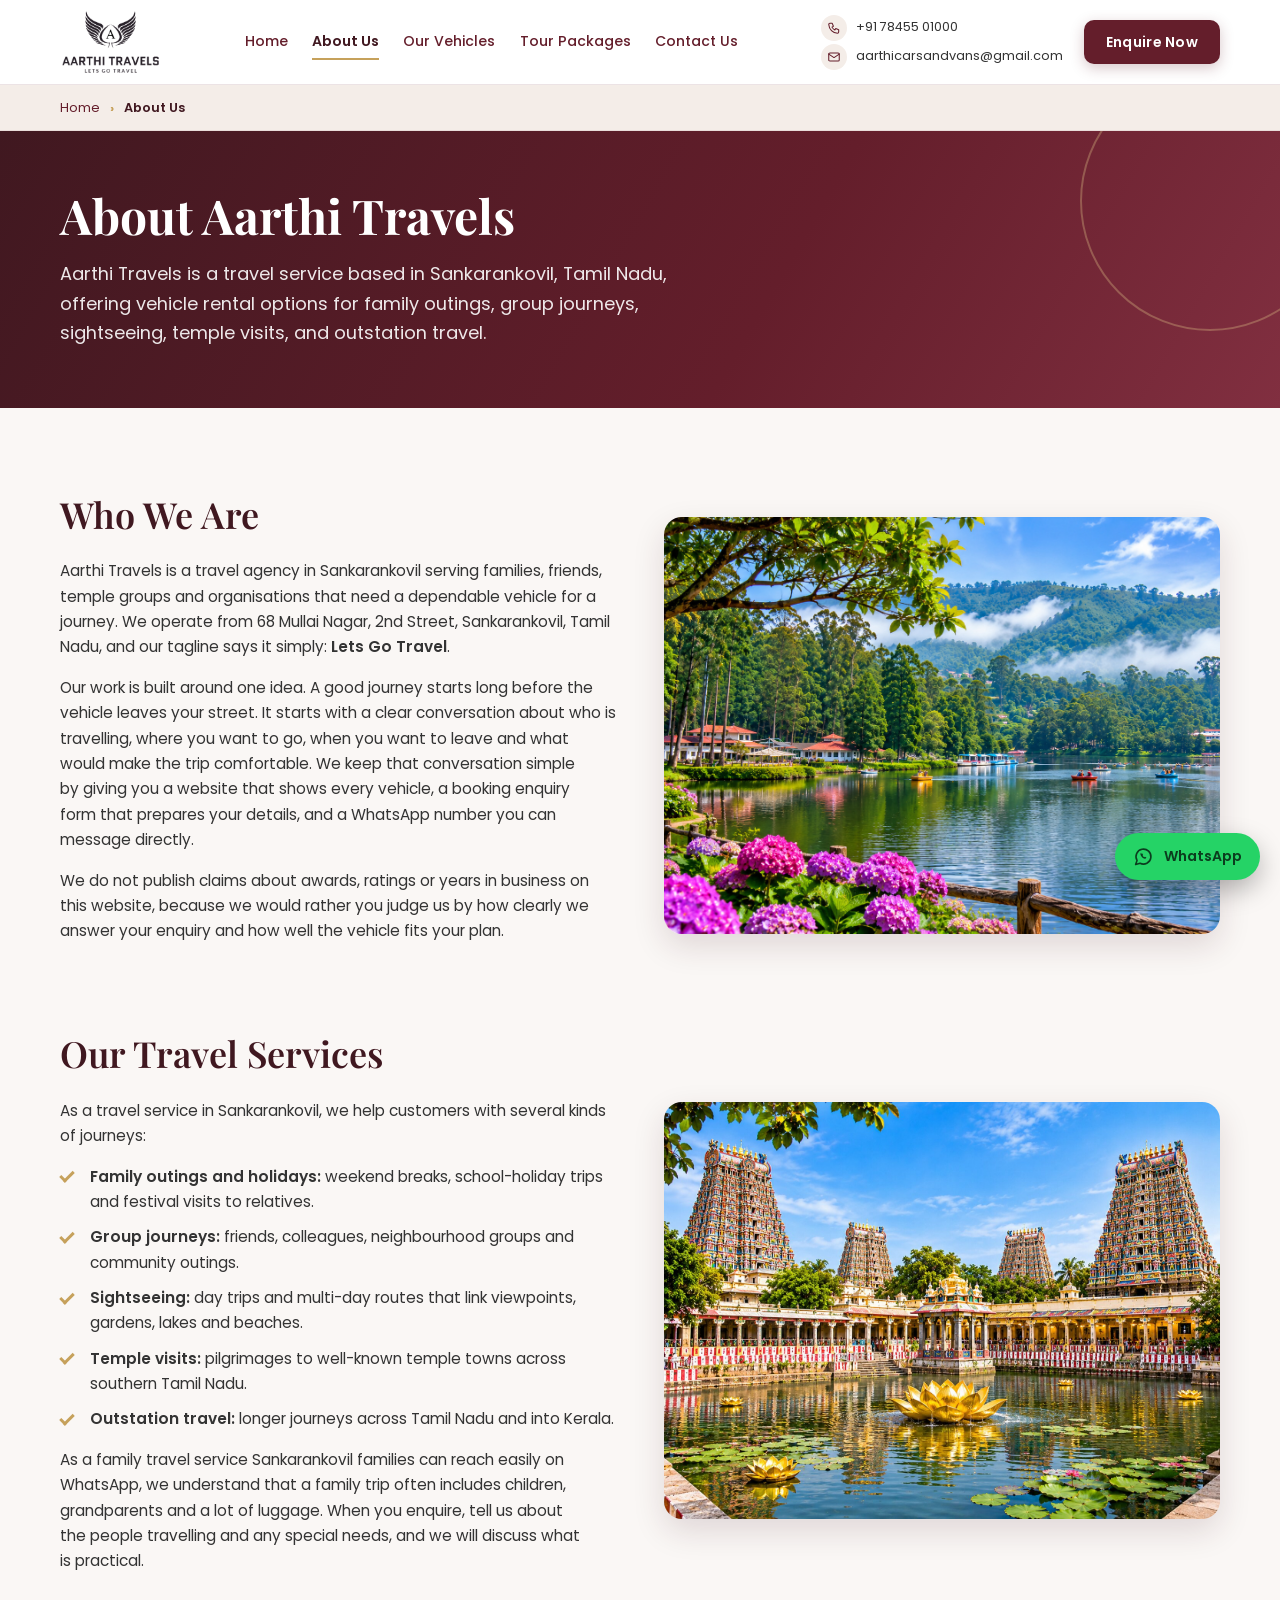
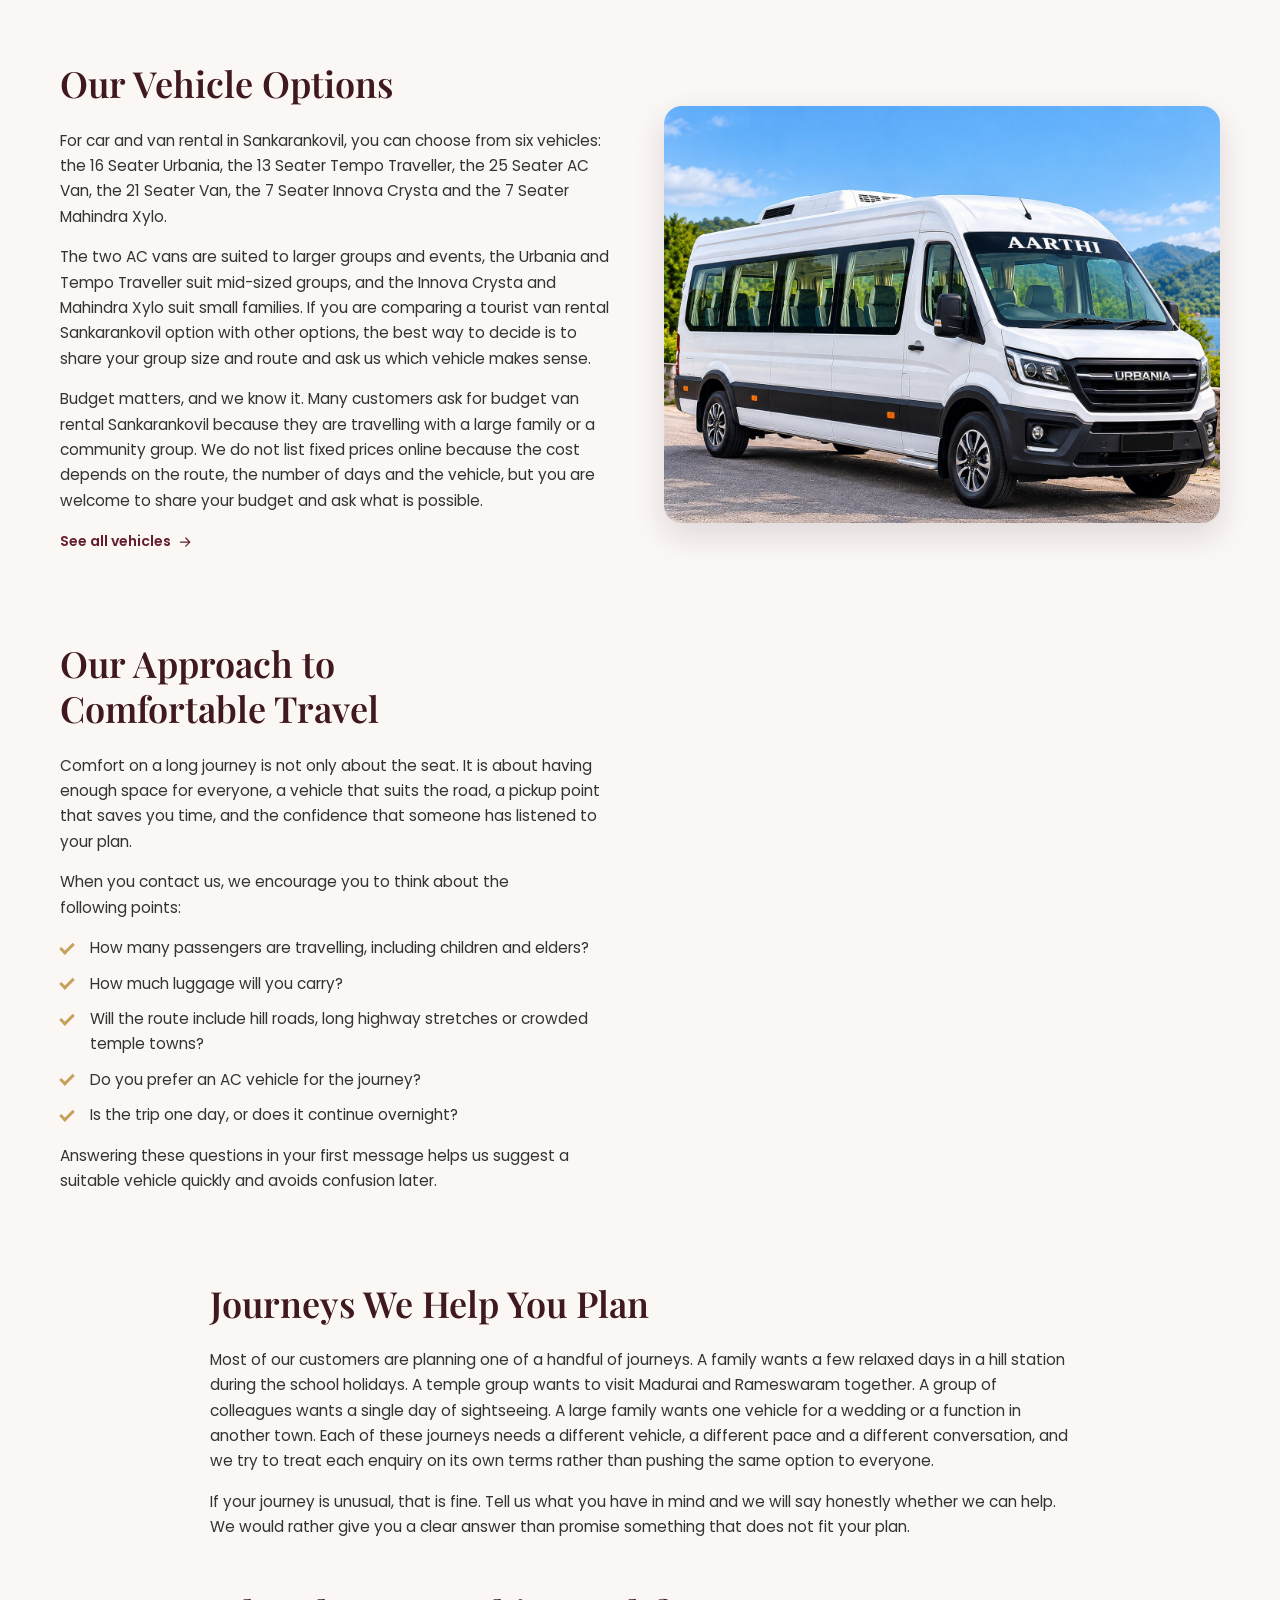
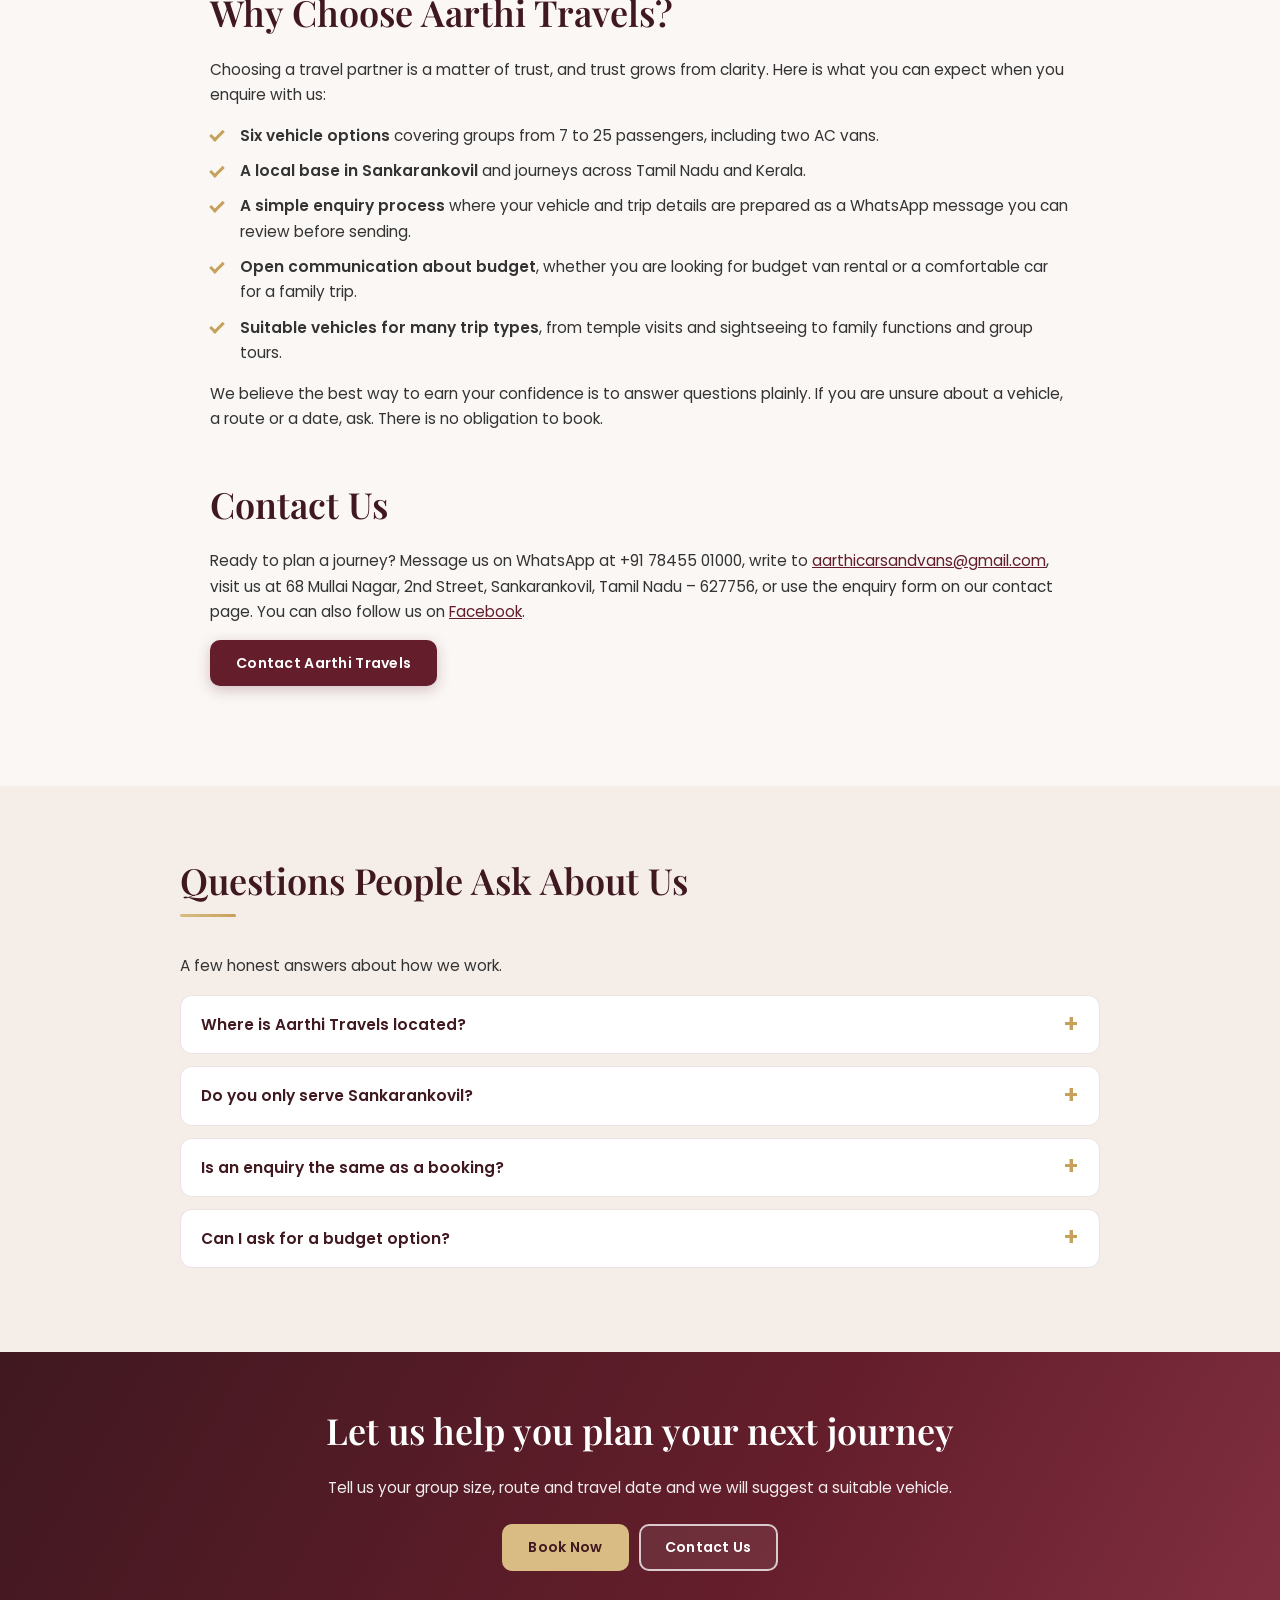
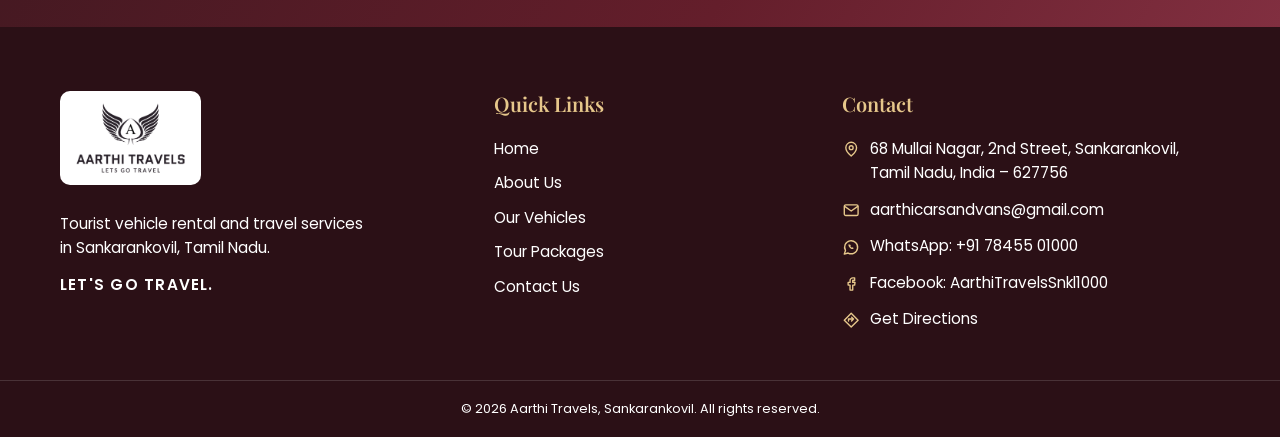
<file: about.html>
<!DOCTYPE html>
<html lang="en">
<head>
<meta charset="utf-8">
<meta name="viewport" content="width=device-width, initial-scale=1">
<title>Travel Agency in Sankarankovil | About Aarthi Travels</title>
<meta name="description" content="About Aarthi Travels, a travel agency in Sankarankovil, Tamil Nadu offering family travel service, car and van rental for sightseeing, temple visits and outstation journeys.">
<meta name="keywords" content="Travel agency in Sankarankovil, Family travel service Sankarankovil, Travel service in Sankarankovil, Car and van rental in Sankarankovil, Tourist van rental Sankarankovil, Budget van rental Sankarankovil">
<meta name="theme-color" content="#641E2B">
<meta property="og:type" content="website"><meta property="og:site_name" content="Aarthi Travels">
<meta property="og:title" content="Travel Agency in Sankarankovil | About Aarthi Travels"><meta property="og:description" content="About Aarthi Travels, a travel agency in Sankarankovil, Tamil Nadu offering family travel service, car and van rental for sightseeing, temple visits and outstation journeys."><meta property="og:locale" content="en_IN">
<meta name="twitter:card" content="summary_large_image"><meta name="twitter:title" content="Travel Agency in Sankarankovil | About Aarthi Travels"><meta name="twitter:description" content="About Aarthi Travels, a travel agency in Sankarankovil, Tamil Nadu offering family travel service, car and van rental for sightseeing, temple visits and outstation journeys.">
<!-- Add og:image / og:url / canonical once the production domain is known (see README). -->
<link rel="icon" type="image/svg+xml" href="images/icons/favicon.svg">
<link rel="preconnect" href="https://fonts.googleapis.com"><link rel="preconnect" href="https://fonts.gstatic.com" crossorigin>
<link href="https://fonts.googleapis.com/css2?family=Playfair+Display:wght@600;700&family=Poppins:wght@400;500;600&display=swap" rel="stylesheet">
<link rel="stylesheet" href="css/style.css?v=20261030"><link rel="stylesheet" href="css/responsive.css?v=20261030"><link rel="stylesheet" href="css/animations.css?v=20261030">
<script>document.documentElement.classList.add('js');setTimeout(function(){if(!window.__aarthiAnim)document.documentElement.classList.remove('js')},4000);</script>
<script type="application/ld+json">{"@context": "https://schema.org", "@type": "TravelAgency", "name": "Aarthi Travels", "slogan": "LETS GO TRAVEL", "description": "Tourist vehicle rental and travel service in Sankarankovil, Tamil Nadu — vans, Urbania, Tempo Traveller and 7-seater cars for family, group and outstation travel.", "email": "aarthicarsandvans@gmail.com", "telephone": "+917845501000", "address": {"@type": "PostalAddress", "streetAddress": "68 Mullai Nagar, 2nd Street", "addressLocality": "Sankarankovil", "addressRegion": "Tamil Nadu", "postalCode": "627756", "addressCountry": "IN"}, "areaServed": ["Tamil Nadu", "Kerala"], "sameAs": ["https://www.facebook.com/AarthiTravelsSnkl1000"]}</script>
<script type="application/ld+json">{"@context": "https://schema.org", "@type": "BreadcrumbList", "itemListElement": [{"@type": "ListItem", "position": 1, "name": "Home", "item": "https://YOUR-DOMAIN/index.html"}, {"@type": "ListItem", "position": 2, "name": "About Us"}]}</script>
</head>
<body>
<a class="skip-link" href="#main">Skip to main content</a>
<header class="site-header">
  <div class="container header-inner">
    <a class="logo" href="index.html" aria-label="Aarthi Travels — home"><img src="images/logo/aarthi-travels-logo.png" alt="Aarthi Travels logo — Lets Go Travel" width="585" height="382"></a>
    <button class="nav-toggle" type="button" aria-expanded="false" aria-controls="main-nav" aria-label="Open menu"><span class="bars"></span></button>
    <nav class="main-nav" id="main-nav" aria-label="Main navigation"><ul><li><a href="index.html">Home</a></li><li><a href="about.html" aria-current="page">About Us</a></li><li><a href="vehicles.html">Our Vehicles</a></li><li><a href="tour-packages.html">Tour Packages</a></li><li><a href="contact.html">Contact Us</a></li><li class="nav-cta-mobile"><button type="button" class="btn btn-primary" data-open-booking>Enquire Now</button></li></ul></nav>
    <div class="header-actions"><div class="header-contact"><a class="hc hc-call" href="tel:+917845501000"><span class="hc-icon"><svg class="icon" viewBox="0 0 24 24" aria-hidden="true"><path d="M5 4h4l2 5-2.5 1.5a11 11 0 0 0 5 5L15 13l5 2v4a2 2 0 0 1-2 2A16 16 0 0 1 3 6a2 2 0 0 1 2-2z"/></svg></span><span class="hc-text"><span class="hc-label">Call Us</span><span class="hc-value">+91 78455 01000</span></span></a><a class="hc hc-mail" href="mailto:aarthicarsandvans@gmail.com"><span class="hc-icon"><svg class="icon" viewBox="0 0 24 24" aria-hidden="true"><rect x="3" y="5" width="18" height="14" rx="2"/><path d="M3 7l9 6 9-6"/></svg></span><span class="hc-text"><span class="hc-label">Email</span><span class="hc-value">aarthicarsandvans@<wbr>gmail.com</span></span></a></div><button type="button" class="btn btn-primary header-enquire" data-open-booking>Enquire Now</button></div>
  </div>
</header><nav class="breadcrumb" aria-label="Breadcrumb"><div class="container"><ol>
  <li><a href="index.html">Home</a></li><li><span aria-current="page">About Us</span></li></ol></div></nav>
<main id="main">
<section class="page-banner"><div class="container"><h1>About Aarthi Travels</h1><p>Aarthi Travels is a travel service based in Sankarankovil, Tamil Nadu, offering vehicle rental options for family outings, group journeys, sightseeing, temple visits, and outstation travel.</p></div></section><section class="section"><div class="container"><div class="about-block split"><div class="prose reveal-left"><h2>Who We Are</h2><p>Aarthi Travels is a travel agency in Sankarankovil serving families, friends, temple groups and organisations that need a dependable vehicle for a journey. We operate from 68 Mullai Nagar, 2nd Street, Sankarankovil, Tamil Nadu, and our tagline says it simply: <strong>Lets Go Travel</strong>.</p>
<p>Our work is built around one idea. A good journey starts long before the vehicle leaves your street. It starts with a clear conversation about who is travelling, where you want to go, when you want to leave and what would make the trip comfortable. We keep that conversation simple by giving you a website that shows every vehicle, a booking enquiry form that prepares your details, and a WhatsApp number you can message directly.</p>
<p>We do not publish claims about awards, ratings or years in business on this website, because we would rather you judge us by how clearly we answer your enquiry and how well the vehicle fits your plan.</p></div><div class="split-media reveal-right"><img src="images/hero/hero-kodaikanal.jpg" alt="Misty hills near Kodaikanal" width="900" height="675" loading="lazy"></div></div><div class="about-block split reverse"><div class="prose reveal-right"><h2>Our Travel Services</h2><p>As a travel service in Sankarankovil, we help customers with several kinds of journeys:</p>
<ul class="tick-list"><li><strong>Family outings and holidays:</strong> weekend breaks, school-holiday trips and festival visits to relatives.</li><li><strong>Group journeys:</strong> friends, colleagues, neighbourhood groups and community outings.</li><li><strong>Sightseeing:</strong> day trips and multi-day routes that link viewpoints, gardens, lakes and beaches.</li><li><strong>Temple visits:</strong> pilgrimages to well-known temple towns across southern Tamil Nadu.</li><li><strong>Outstation travel:</strong> longer journeys across Tamil Nadu and into Kerala.</li></ul>
<p>As a family travel service Sankarankovil families can reach easily on WhatsApp, we understand that a family trip often includes children, grandparents and a lot of luggage. When you enquire, tell us about the people travelling and any special needs, and we will discuss what is practical.</p></div><div class="split-media reveal-left"><img src="images/destinations/madurai.jpg" alt="Temple architecture in Madurai" width="900" height="675" loading="lazy"></div></div><div class="about-block split"><div class="prose reveal-left"><h2>Our Vehicle Options</h2><p>For car and van rental in Sankarankovil, you can choose from six vehicles: the 16 Seater Urbania, the 13 Seater Tempo Traveller, the 25 Seater AC Van, the 21 Seater Van, the 7 Seater Innova Crysta and the 7 Seater Mahindra Xylo.</p>
<p>The two AC vans are suited to larger groups and events, the Urbania and Tempo Traveller suit mid-sized groups, and the Innova Crysta and Mahindra Xylo suit small families. If you are comparing a tourist van rental Sankarankovil option with other options, the best way to decide is to share your group size and route and ask us which vehicle makes sense.</p>
<p>Budget matters, and we know it. Many customers ask for budget van rental Sankarankovil because they are travelling with a large family or a community group. We do not list fixed prices online because the cost depends on the route, the number of days and the vehicle, but you are welcome to share your budget and ask what is possible.</p>
<p><a class="link-arrow" href="vehicles.html">See all vehicles <svg class="icon" viewBox="0 0 24 24" aria-hidden="true"><path d="M5 12h14M13 6l6 6-6 6"/></svg></a></p></div><div class="split-media reveal-right"><img src="images/vehicles/16-seater-urbania.jpg" alt="16 Seater Urbania" width="900" height="675" loading="lazy"></div></div><div class="about-block split reverse"><div class="prose reveal-right"><h2>Our Approach to Comfortable Travel</h2><p>Comfort on a long journey is not only about the seat. It is about having enough space for everyone, a vehicle that suits the road, a pickup point that saves you time, and the confidence that someone has listened to your plan.</p>
<p>When you contact us, we encourage you to think about the following points:</p>
<ul class="tick-list"><li>How many passengers are travelling, including children and elders?</li><li>How much luggage will you carry?</li><li>Will the route include hill roads, long highway stretches or crowded temple towns?</li><li>Do you prefer an AC vehicle for the journey?</li><li>Is the trip one day, or does it continue overnight?</li></ul>
<p>Answering these questions in your first message helps us suggest a suitable vehicle quickly and avoids confusion later.</p></div><div class="split-media reveal-left"><img src="images/destinations/munnar.jpg" alt="Tea plantations in Munnar" width="900" height="675" loading="lazy"></div></div><div class="about-block" style="max-width:860px;margin-left:auto;margin-right:auto"><div class="prose reveal"><h2>Journeys We Help You Plan</h2>
<p>Most of our customers are planning one of a handful of journeys. A family wants a few relaxed days in a hill station during the school holidays. A temple group wants to visit Madurai and Rameswaram together. A group of colleagues wants a single day of sightseeing. A large family wants one vehicle for a wedding or a function in another town. Each of these journeys needs a different vehicle, a different pace and a different conversation, and we try to treat each enquiry on its own terms rather than pushing the same option to everyone.</p>
<p>If your journey is unusual, that is fine. Tell us what you have in mind and we will say honestly whether we can help. We would rather give you a clear answer than promise something that does not fit your plan.</p>
<h2 class="spaced">Why Choose Aarthi Travels?</h2>
<p>Choosing a travel partner is a matter of trust, and trust grows from clarity. Here is what you can expect when you enquire with us:</p>
<ul class="tick-list"><li><strong>Six vehicle options</strong> covering groups from 7 to 25 passengers, including two AC vans.</li><li><strong>A local base in Sankarankovil</strong> and journeys across Tamil Nadu and Kerala.</li><li><strong>A simple enquiry process</strong> where your vehicle and trip details are prepared as a WhatsApp message you can review before sending.</li><li><strong>Open communication about budget</strong>, whether you are looking for budget van rental or a comfortable car for a family trip.</li><li><strong>Suitable vehicles for many trip types</strong>, from temple visits and sightseeing to family functions and group tours.</li></ul>
<p>We believe the best way to earn your confidence is to answer questions plainly. If you are unsure about a vehicle, a route or a date, ask. There is no obligation to book.</p>
<h2 class="spaced">Contact Us</h2>
<p>Ready to plan a journey? Message us on WhatsApp at +91 78455 01000, write to <a href="mailto:aarthicarsandvans@gmail.com">aarthicarsandvans@gmail.com</a>, visit us at 68 Mullai Nagar, 2nd Street, Sankarankovil, Tamil Nadu – 627756, or use the enquiry form on our contact page. You can also follow us on <a href="https://www.facebook.com/AarthiTravelsSnkl1000" target="_blank" rel="noopener">Facebook</a>.</p>
<p><a class="btn btn-primary" href="contact.html">Contact Aarthi Travels</a></p></div></div>
</div></section><section class="content-section alt"><div class="container"><h2>Questions People Ask About Us</h2><p>A few honest answers about how we work.</p><details class="faq"><summary>Where is Aarthi Travels located?</summary><div class="faq-body"><p>We are based at 68 Mullai Nagar, 2nd Street, Sankarankovil, Tamil Nadu, India – 627756. You can use the Get Directions button on the contact page.</p></div></details><details class="faq"><summary>Do you only serve Sankarankovil?</summary><div class="faq-body"><p>We are based in Sankarankovil and serve journeys across Tamil Nadu and Kerala. Tell us your pickup location and destination when you enquire.</p></div></details><details class="faq"><summary>Is an enquiry the same as a booking?</summary><div class="faq-body"><p>No. An enquiry tells us what you need. A booking is only confirmed after Aarthi Travels confirms availability and details with you directly.</p></div></details><details class="faq"><summary>Can I ask for a budget option?</summary><div class="faq-body"><p>Yes. Mention your budget range in the additional requirements box or in WhatsApp and we will suggest a vehicle that fits your plan where possible.</p></div></details></div></section><section class="cta-band"><div class="container"><h2>Let us help you plan your next journey</h2><p>Tell us your group size, route and travel date and we will suggest a suitable vehicle.</p><button type="button" class="btn btn-gold" data-open-booking>Book Now</button><a class="btn btn-ghost-light" href="contact.html">Contact Us</a></div></section>
</main>
<footer class="site-footer">
  <div class="container footer-grid">
    <div class="footer-brand"><a class="footer-logo" href="index.html" aria-label="Aarthi Travels — home"><img src="images/logo/aarthi-travels-logo.png" alt="Aarthi Travels logo" width="585" height="382" loading="lazy"></a>
      <p class="footer-desc">Tourist vehicle rental and travel services in Sankarankovil, Tamil Nadu.</p>
      <p class="footer-tagline">LET'S GO TRAVEL.</p></div>
    <nav class="footer-links" aria-label="Quick Links"><h2>Quick Links</h2><ul><li><a href="index.html">Home</a></li><li><a href="about.html">About Us</a></li><li><a href="vehicles.html">Our Vehicles</a></li><li><a href="tour-packages.html">Tour Packages</a></li><li><a href="contact.html">Contact Us</a></li></ul></nav>
    <div class="footer-contact"><h2>Contact</h2>
      <ul class="footer-contact-list">
      <li><svg class="icon" viewBox="0 0 24 24" aria-hidden="true"><path d="M12 21s7-6.2 7-11a7 7 0 1 0-14 0c0 4.800 7 11 7 11z"/><circle cx="12" cy="10" r="2.500"/></svg><address>68 Mullai Nagar, 2nd Street, Sankarankovil, Tamil Nadu, India – 627756</address></li>
      <li><svg class="icon" viewBox="0 0 24 24" aria-hidden="true"><rect x="3" y="5" width="18" height="14" rx="2"/><path d="M3.500 7l8.500 6 8.500-6"/></svg><a href="mailto:aarthicarsandvans@gmail.com">aarthicarsandvans@gmail.com</a></li>
      <li><svg class="icon" viewBox="0 0 24 24" aria-hidden="true"><path d="M3 21l1.6-4.6A8.5 8.5 0 1 1 8 19.6z"/><path class="fill" d="M9.2 7.8c-.4.4-.9 1-.7 2 .3 1.5 1.7 3.2 3.2 4.1 1.1.6 2 .6 2.600.3.5-.3.9-.9.9-1.200l-1.700-.9-.7.6a3.400 3.400 0 0 1-1.900-1.800l.6-.7-.9-1.700c-.4 0-1.100.1-1.400.3z"/></svg><a href="https://wa.me/917845501000" target="_blank" rel="noopener">WhatsApp: +91 78455 01000</a></li>
      <li><svg class="icon" viewBox="0 0 24 24" aria-hidden="true"><path d="M14 8.500h2.500V5H14a3.500 3.500 0 0 0-3.500 3.500V11H8v3.500h2.500V21H14v-6.500h2.500L17 11h-3V8.500a.5.5 0 0 1 .5-.5z"/></svg><a href="https://www.facebook.com/AarthiTravelsSnkl1000" target="_blank" rel="noopener">Facebook: AarthiTravelsSnkl1000</a></li>
      <li><svg class="icon" viewBox="0 0 24 24" aria-hidden="true"><path d="M12 3l9 9-9 9-9-9z"/><path d="M8.500 13v-2.500H15M12.500 8l2.500 2.500-2.500 2.500"/></svg><a href="https://www.google.com/maps/dir/?api=1&destination=68%20Mullai%20Nagar%2C%202nd%20Street%2C%20Sankarankovil%2C%20Tamil%20Nadu%20627756%2C%20India" target="_blank" rel="noopener">Get Directions</a></li></ul></div>
  </div>
  <div class="footer-bottom"><div class="container"><p>&copy; <span data-year>2026</span> Aarthi Travels, Sankarankovil. All rights reserved.</p></div></div>
</footer>
<dialog class="booking-dialog" id="booking-dialog" aria-labelledby="booking-title">
  <div class="dialog-head"><div><h2 id="booking-title">Booking Enquiry</h2><p id="booking-vehicle-label">Choose a vehicle and share your travel details.</p></div>
    <button type="button" class="dialog-close" data-close-booking aria-label="Close booking enquiry form">&times;</button></div>
  <div class="dialog-body"><form data-enquiry-form novalidate>
  <div class="form-grid">
    <div class="field"><label for="bk-name">Full Name <span class="req" aria-hidden="true">*</span><span class="sr-only">(required)</span></label><input id="bk-name" name="name" type="text" required aria-describedby="bk-name-error" autocomplete="name"><div class="error" id="bk-name-error" role="alert"></div></div>
    <div class="field"><label for="bk-phone">Phone Number <span class="req" aria-hidden="true">*</span><span class="sr-only">(required)</span></label><input id="bk-phone" name="phone" type="tel" required aria-describedby="bk-phone-error" autocomplete="tel" inputmode="tel" placeholder="e.g. 98765 43210"><div class="error" id="bk-phone-error" role="alert"></div></div>
    <div class="field full"><label for="bk-email">Email Address <span class="optional">(optional)</span></label><input id="bk-email" name="email" type="email" aria-describedby="bk-email-error" autocomplete="email"><div class="error" id="bk-email-error" role="alert"></div></div>
    <div class="field"><label for="bk-pickup">Pickup Location <span class="req" aria-hidden="true">*</span><span class="sr-only">(required)</span></label><input id="bk-pickup" name="pickup" type="text" required aria-describedby="bk-pickup-error" autocomplete="off"><div class="error" id="bk-pickup-error" role="alert"></div></div>
    <div class="field"><label for="bk-destination">Destination <span class="req" aria-hidden="true">*</span><span class="sr-only">(required)</span></label><input id="bk-destination" name="destination" type="text" required aria-describedby="bk-destination-error" autocomplete="off"><div class="error" id="bk-destination-error" role="alert"></div></div>
    <div class="field"><label for="bk-date">Travel Date <span class="req" aria-hidden="true">*</span><span class="sr-only">(required)</span></label><input id="bk-date" name="date" type="date" required aria-describedby="bk-date-error" ><div class="error" id="bk-date-error" role="alert"></div></div>
    <div class="field"><label for="bk-returnDate">Return Date <span class="optional">(optional)</span></label><input id="bk-returnDate" name="returnDate" type="date" aria-describedby="bk-returnDate-error" ><div class="error" id="bk-returnDate-error" role="alert"></div></div>
    <div class="field"><label for="bk-passengers">Number of Passengers <span class="req" aria-hidden="true">*</span><span class="sr-only">(required)</span></label><input id="bk-passengers" name="passengers" type="number" required aria-describedby="bk-passengers-error" min="1" max="60" inputmode="numeric"><div class="error" id="bk-passengers-error" role="alert"></div></div>
    <div class="field"><label for="bk-vehicle">Preferred Vehicle <span class="req" aria-hidden="true">*</span><span class="sr-only">(required)</span></label>
      <select id="bk-vehicle" name="vehicle" required aria-describedby="bk-vehicle-error"><option value="">Select a vehicle</option><option value="16 Seater Urbania">16 Seater Urbania</option><option value="13 Seater Tempo Traveller">13 Seater Tempo Traveller</option><option value="25 Seater AC Van">25 Seater AC Van</option><option value="21 Seater Van">21 Seater Van</option><option value="7 Seater Innova Crysta">7 Seater Innova Crysta</option><option value="7 Seater Mahindra Xylo">7 Seater Mahindra Xylo</option></select><div class="error" id="bk-vehicle-error" role="alert"></div></div>
    <div class="field full"><label for="bk-notes">Additional Requirements <span class="optional">(optional)</span></label><textarea id="bk-notes" name="notes" rows="3"></textarea></div>
  </div>
  <div class="form-actions">
    <button type="submit" class="btn btn-primary" data-channel="whatsapp"><svg class="icon" viewBox="0 0 24 24" aria-hidden="true"><path d="M3 21l1.6-4.6A8.5 8.5 0 1 1 8 19.6z"/><path class="fill" d="M9.2 7.8c-.4.4-.9 1-.7 2 .3 1.5 1.7 3.2 3.2 4.1 1.1.6 2 .6 2.600.3.5-.3.9-.9.9-1.200l-1.700-.9-.7.6a3.400 3.400 0 0 1-1.900-1.800l.6-.7-.9-1.700c-.4 0-1.100.1-1.400.3z"/></svg> Send Enquiry on WhatsApp</button>
    <button type="submit" class="btn btn-outline" data-channel="email">Send by Email</button>
  </div>
  <div class="form-status" role="status" aria-live="polite" hidden></div>
  <p class="form-help">This is an enquiry, not a confirmed booking. Your message opens in WhatsApp or your email app so you can review it before sending. Aarthi Travels will confirm availability and details with you.</p>
</form></div>
</dialog>
<a class="wa-float" href="https://wa.me/917845501000" target="_blank" rel="noopener" aria-label="Chat with Aarthi Travels on WhatsApp"><svg class="icon" viewBox="0 0 24 24" aria-hidden="true"><path d="M3 21l1.6-4.6A8.5 8.5 0 1 1 8 19.6z"/><path class="fill" d="M9.2 7.8c-.4.4-.9 1-.7 2 .3 1.5 1.7 3.2 3.2 4.1 1.1.6 2 .6 2.600.3.5-.3.9-.9.9-1.200l-1.700-.9-.7.6a3.400 3.400 0 0 1-1.900-1.800l.6-.7-.9-1.700c-.4 0-1.100.1-1.400.3z"/></svg><span>WhatsApp</span></a>
<script src="js/main.js?v=20261030" defer></script><script src="js/navigation.js?v=20261030" defer></script><script src="js/vehicle-booking.js?v=20261030" defer></script><script src="js/contact-form.js?v=20261030" defer></script><script src="js/animations.js?v=20261030" defer></script>
</body>
</html>
</file>
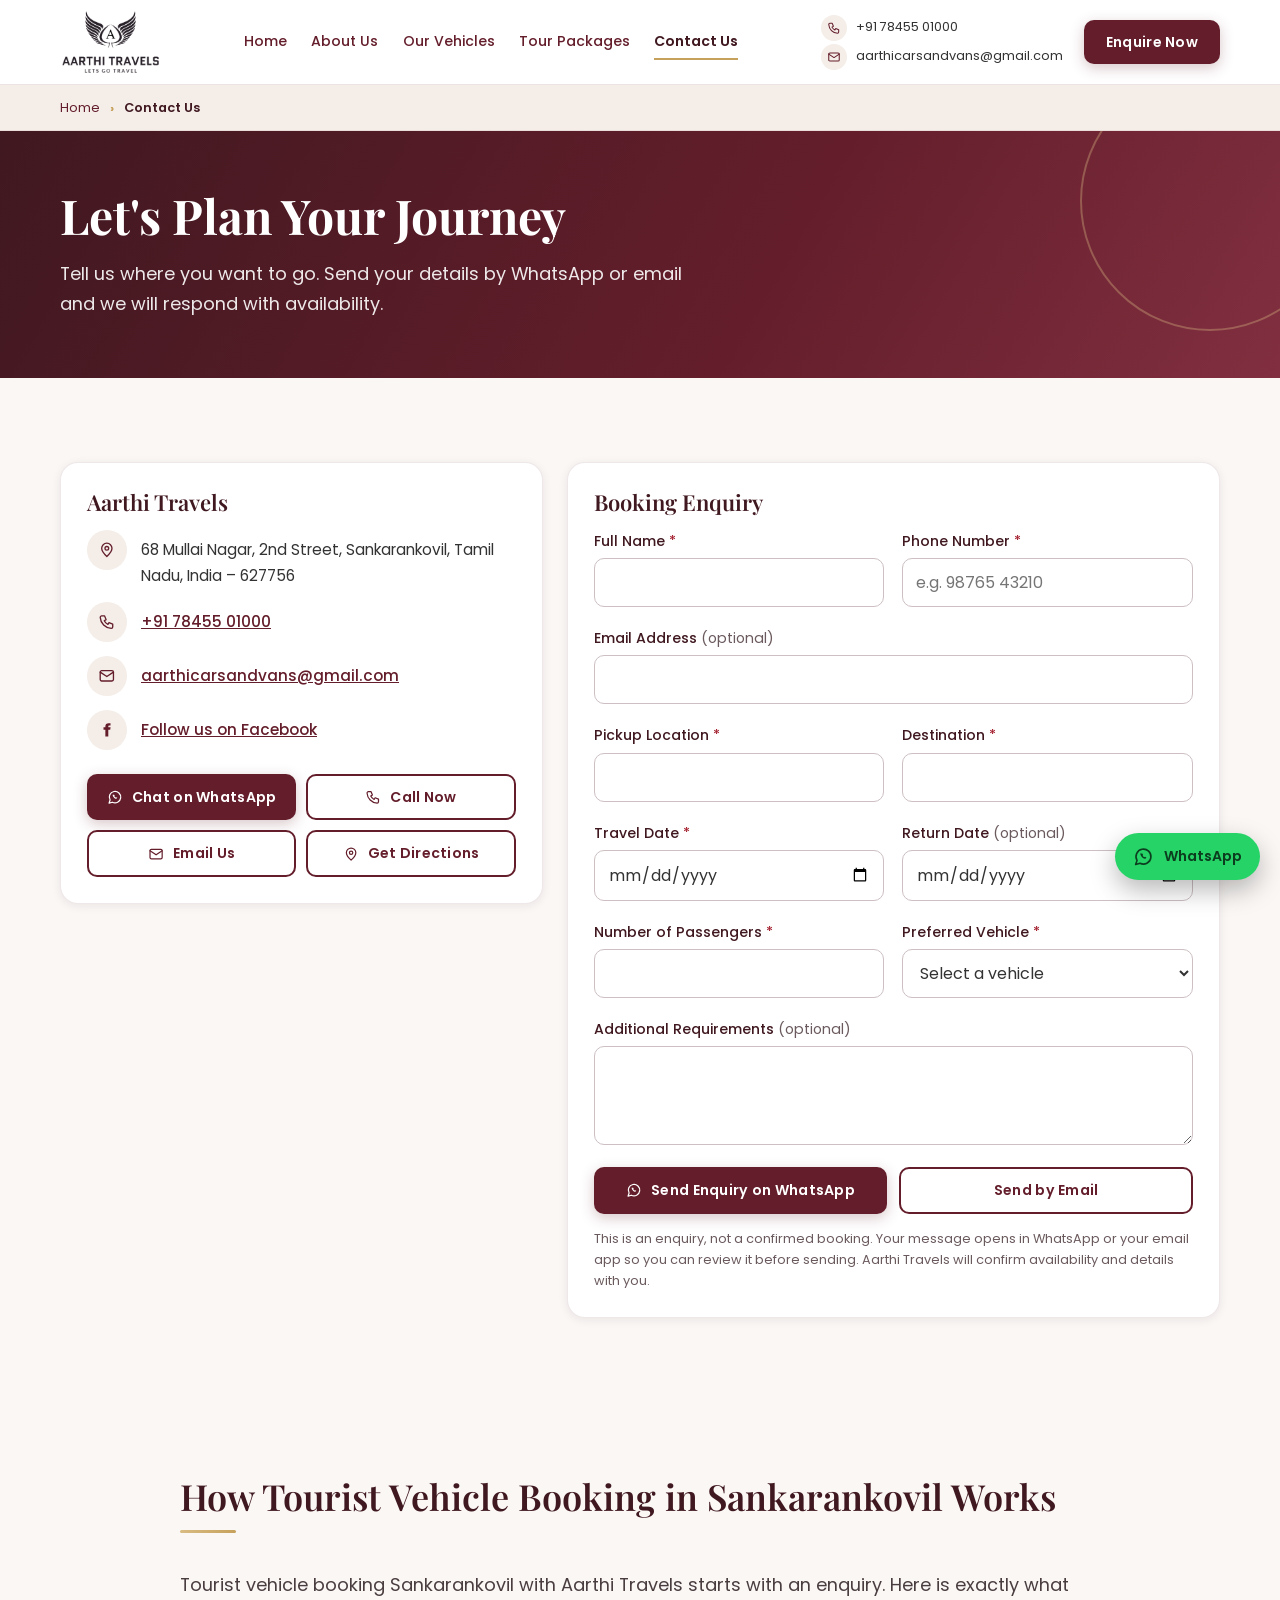
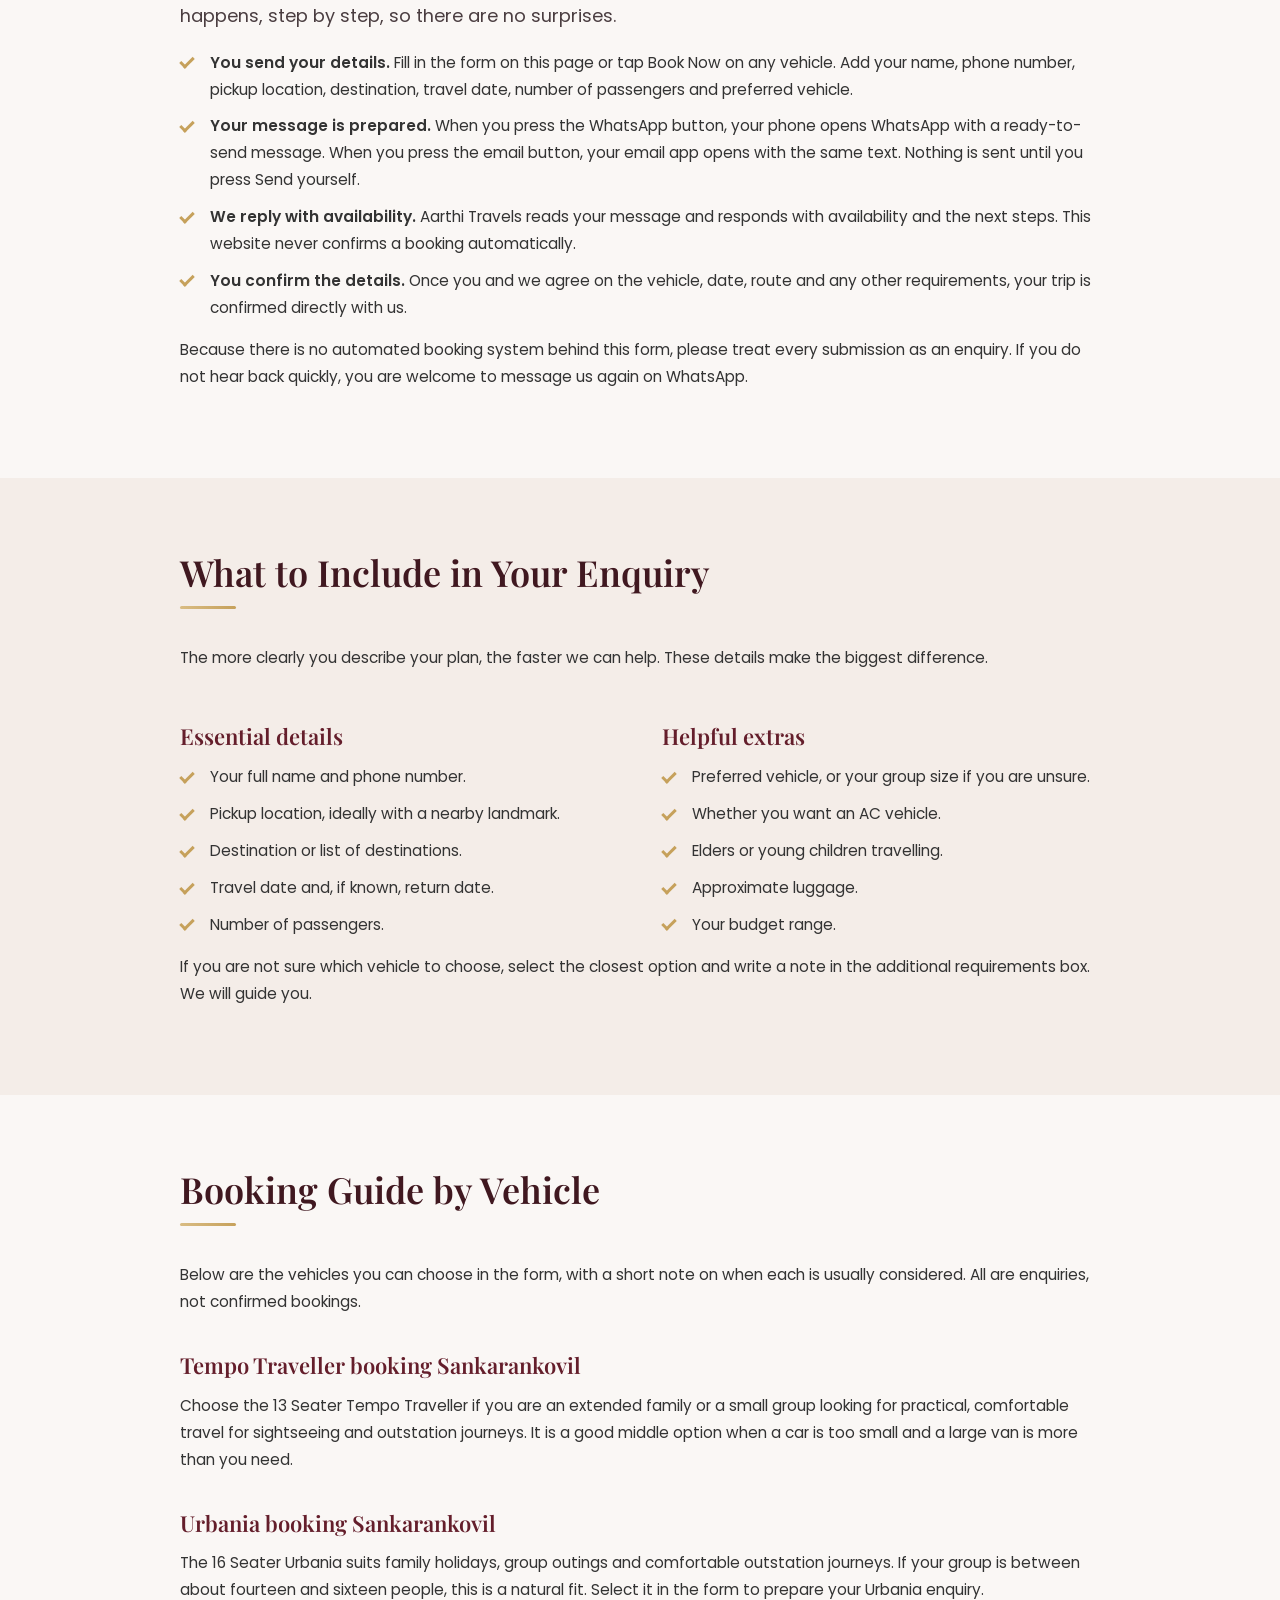
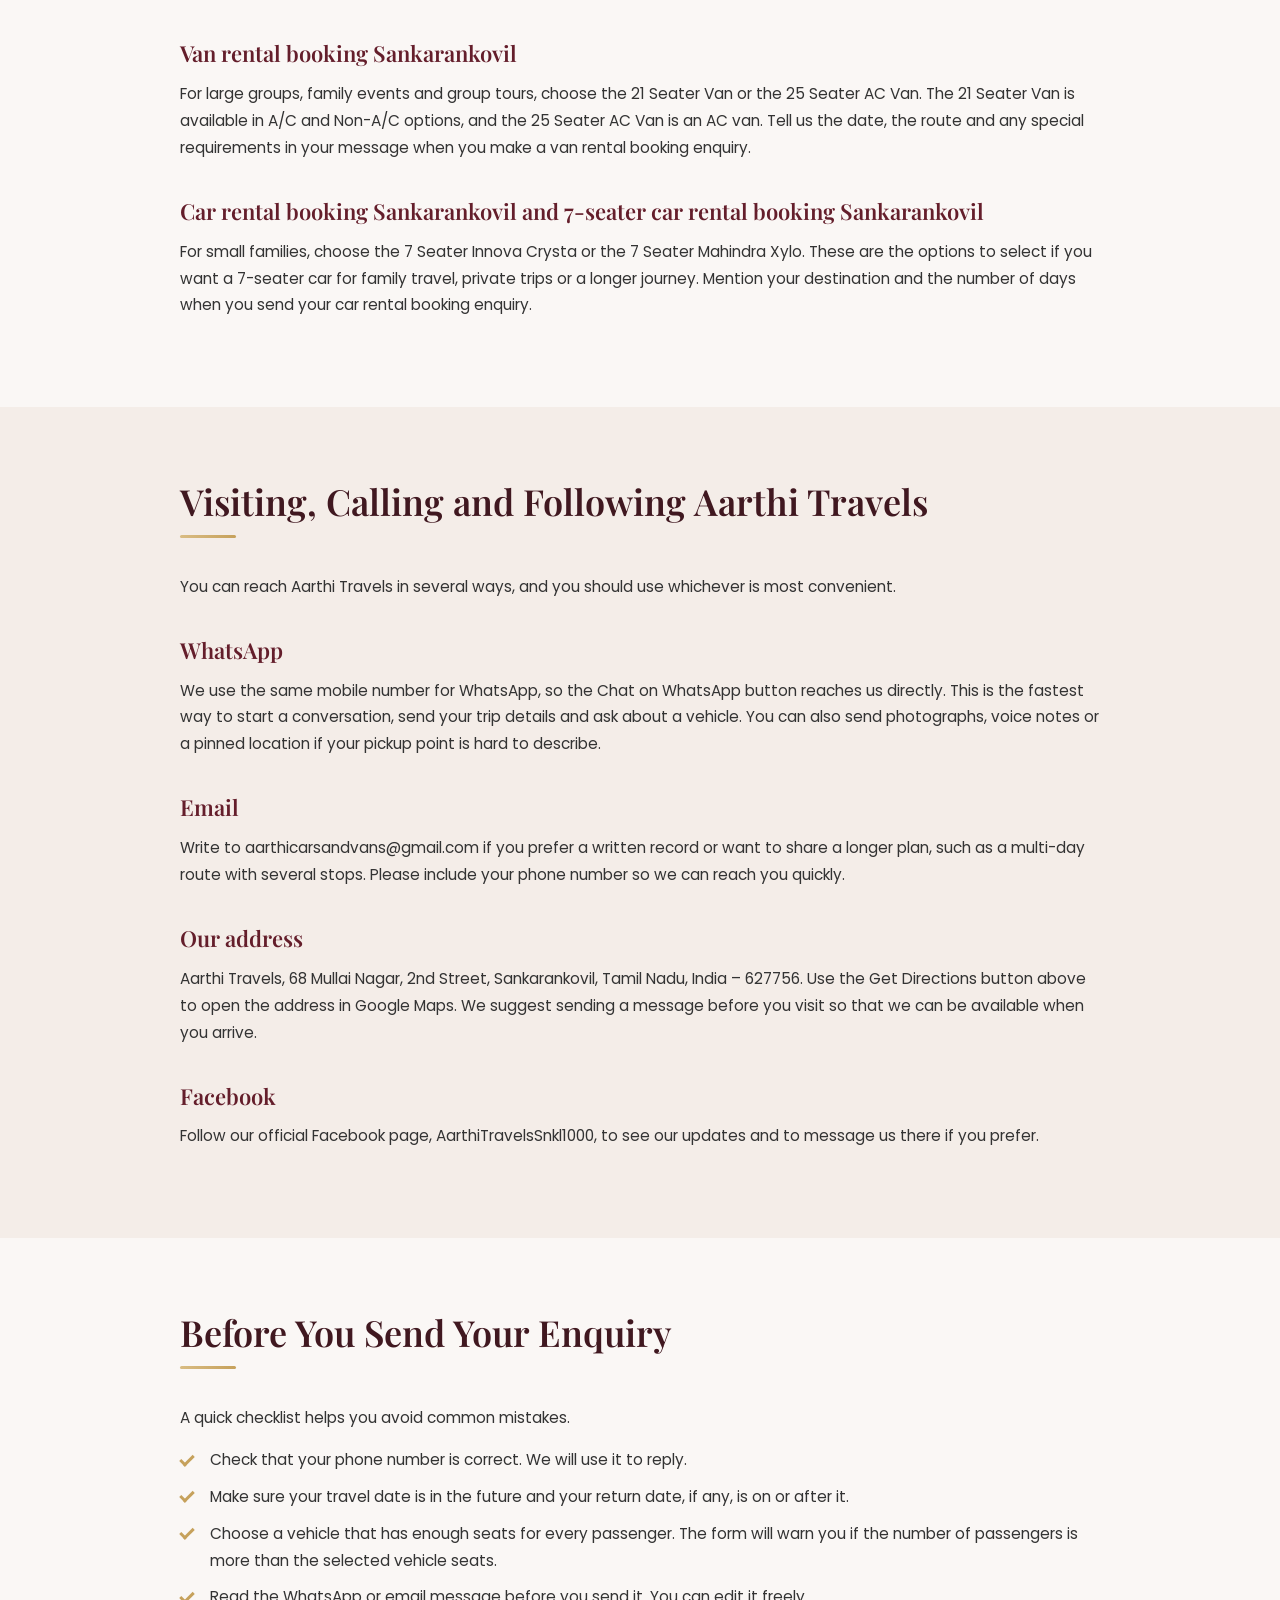
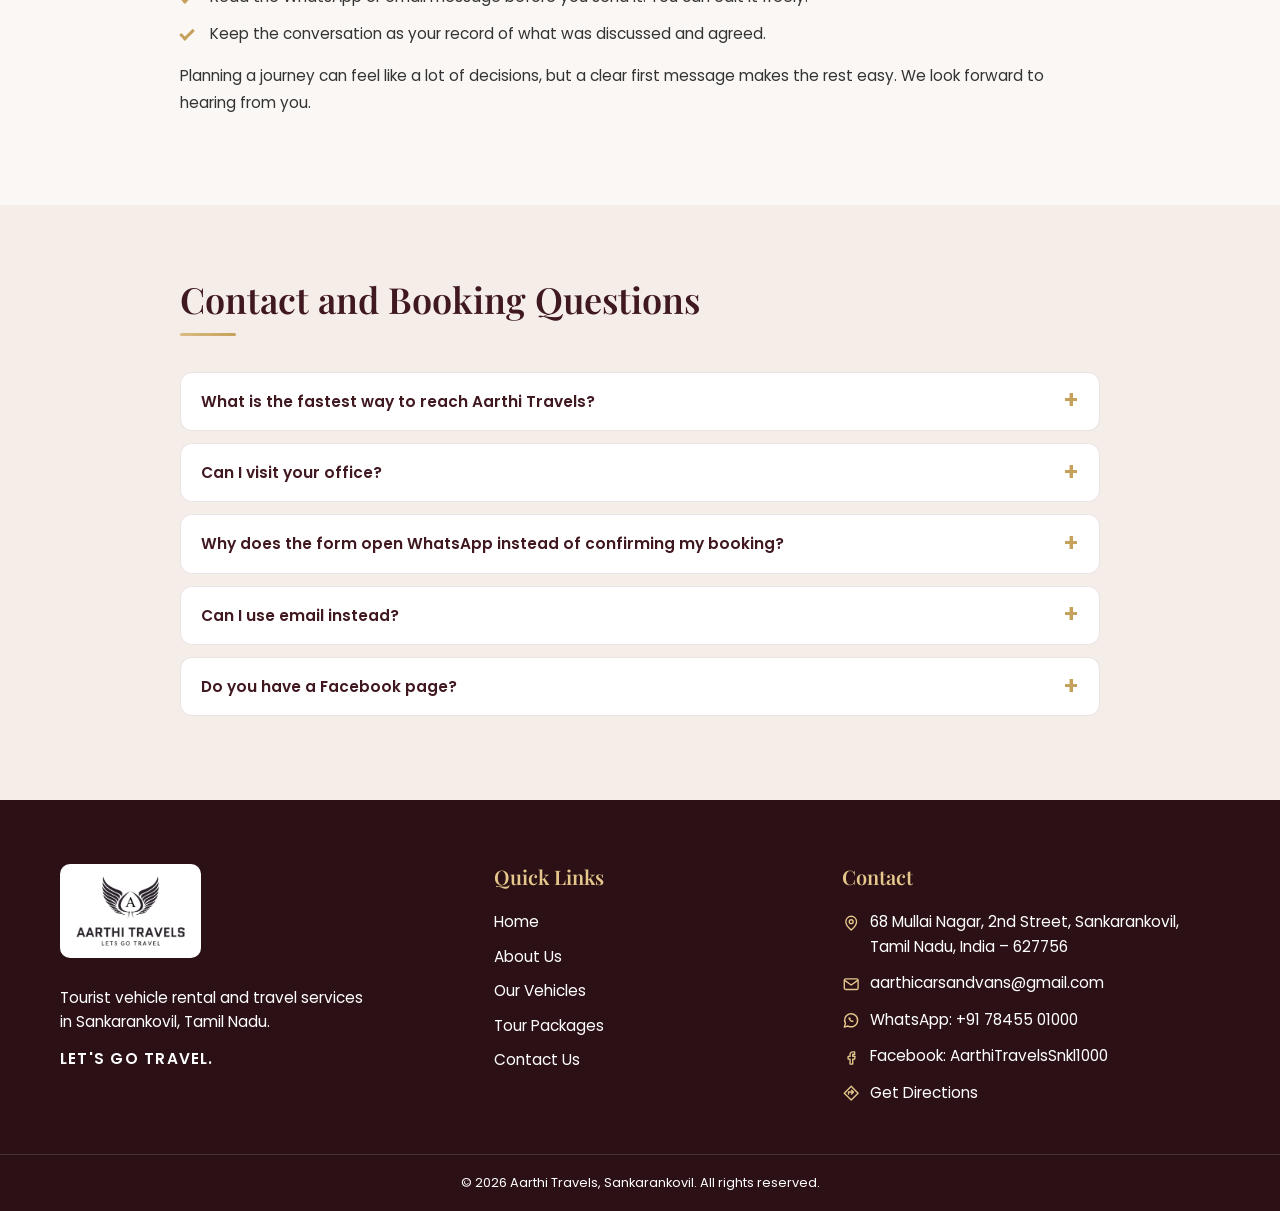
<file: contact.html>
<!DOCTYPE html>
<html lang="en">
<head>
<meta charset="utf-8">
<meta name="viewport" content="width=device-width, initial-scale=1">
<title>Tourist Vehicle Booking Sankarankovil | Contact Aarthi Travels</title>
<meta name="description" content="Contact Aarthi Travels in Sankarankovil for Tempo Traveller, Urbania, van and car rental booking enquiries. WhatsApp +91 78455 01000.">
<meta name="keywords" content="Tourist vehicle booking Sankarankovil, Tempo Traveller booking Sankarankovil, Urbania booking Sankarankovil, Van rental booking Sankarankovil, Car rental booking Sankarankovil, 7-seater car rental booking Sankarankovil">
<meta name="theme-color" content="#641E2B">
<meta property="og:type" content="website"><meta property="og:site_name" content="Aarthi Travels">
<meta property="og:title" content="Tourist Vehicle Booking Sankarankovil | Contact Aarthi Travels"><meta property="og:description" content="Contact Aarthi Travels in Sankarankovil for Tempo Traveller, Urbania, van and car rental booking enquiries. WhatsApp +91 78455 01000."><meta property="og:locale" content="en_IN">
<meta name="twitter:card" content="summary_large_image"><meta name="twitter:title" content="Tourist Vehicle Booking Sankarankovil | Contact Aarthi Travels"><meta name="twitter:description" content="Contact Aarthi Travels in Sankarankovil for Tempo Traveller, Urbania, van and car rental booking enquiries. WhatsApp +91 78455 01000.">
<!-- Add og:image / og:url / canonical once the production domain is known (see README). -->
<link rel="icon" type="image/svg+xml" href="images/icons/favicon.svg">
<link rel="preconnect" href="https://fonts.googleapis.com"><link rel="preconnect" href="https://fonts.gstatic.com" crossorigin>
<link href="https://fonts.googleapis.com/css2?family=Playfair+Display:wght@600;700&family=Poppins:wght@400;500;600&display=swap" rel="stylesheet">
<link rel="stylesheet" href="css/style.css?v=20261030"><link rel="stylesheet" href="css/responsive.css?v=20261030"><link rel="stylesheet" href="css/animations.css?v=20261030">
<script>document.documentElement.classList.add('js');setTimeout(function(){if(!window.__aarthiAnim)document.documentElement.classList.remove('js')},4000);</script>
<script type="application/ld+json">{"@context": "https://schema.org", "@type": "TravelAgency", "name": "Aarthi Travels", "slogan": "LETS GO TRAVEL", "description": "Tourist vehicle rental and travel service in Sankarankovil, Tamil Nadu — vans, Urbania, Tempo Traveller and 7-seater cars for family, group and outstation travel.", "email": "aarthicarsandvans@gmail.com", "telephone": "+917845501000", "address": {"@type": "PostalAddress", "streetAddress": "68 Mullai Nagar, 2nd Street", "addressLocality": "Sankarankovil", "addressRegion": "Tamil Nadu", "postalCode": "627756", "addressCountry": "IN"}, "areaServed": ["Tamil Nadu", "Kerala"], "sameAs": ["https://www.facebook.com/AarthiTravelsSnkl1000"]}</script>
<script type="application/ld+json">{"@context": "https://schema.org", "@type": "BreadcrumbList", "itemListElement": [{"@type": "ListItem", "position": 1, "name": "Home", "item": "https://YOUR-DOMAIN/index.html"}, {"@type": "ListItem", "position": 2, "name": "Contact Us"}]}</script>
</head>
<body>
<a class="skip-link" href="#main">Skip to main content</a>
<header class="site-header">
  <div class="container header-inner">
    <a class="logo" href="index.html" aria-label="Aarthi Travels — home"><img src="images/logo/aarthi-travels-logo.png" alt="Aarthi Travels logo — Lets Go Travel" width="585" height="382"></a>
    <button class="nav-toggle" type="button" aria-expanded="false" aria-controls="main-nav" aria-label="Open menu"><span class="bars"></span></button>
    <nav class="main-nav" id="main-nav" aria-label="Main navigation"><ul><li><a href="index.html">Home</a></li><li><a href="about.html">About Us</a></li><li><a href="vehicles.html">Our Vehicles</a></li><li><a href="tour-packages.html">Tour Packages</a></li><li><a href="contact.html" aria-current="page">Contact Us</a></li><li class="nav-cta-mobile"><button type="button" class="btn btn-primary" data-open-booking>Enquire Now</button></li></ul></nav>
    <div class="header-actions"><div class="header-contact"><a class="hc hc-call" href="tel:+917845501000"><span class="hc-icon"><svg class="icon" viewBox="0 0 24 24" aria-hidden="true"><path d="M5 4h4l2 5-2.5 1.5a11 11 0 0 0 5 5L15 13l5 2v4a2 2 0 0 1-2 2A16 16 0 0 1 3 6a2 2 0 0 1 2-2z"/></svg></span><span class="hc-text"><span class="hc-label">Call Us</span><span class="hc-value">+91 78455 01000</span></span></a><a class="hc hc-mail" href="mailto:aarthicarsandvans@gmail.com"><span class="hc-icon"><svg class="icon" viewBox="0 0 24 24" aria-hidden="true"><rect x="3" y="5" width="18" height="14" rx="2"/><path d="M3 7l9 6 9-6"/></svg></span><span class="hc-text"><span class="hc-label">Email</span><span class="hc-value">aarthicarsandvans@<wbr>gmail.com</span></span></a></div><button type="button" class="btn btn-primary header-enquire" data-open-booking>Enquire Now</button></div>
  </div>
</header><nav class="breadcrumb" aria-label="Breadcrumb"><div class="container"><ol>
  <li><a href="index.html">Home</a></li><li><span aria-current="page">Contact Us</span></li></ol></div></nav>
<main id="main">
<section class="page-banner"><div class="container"><h1>Let's Plan Your Journey</h1><p>Tell us where you want to go. Send your details by WhatsApp or email and we will respond with availability.</p></div></section>
<section class="section"><div class="container contact-layout">
 <aside class="info-card reveal-left" aria-labelledby="ci-title"><h2 id="ci-title">Aarthi Travels</h2>
  <address class="addr"><span class="ci"><svg class="icon" viewBox="0 0 24 24" aria-hidden="true"><path d="M12 21s7-6.200 7-11a7 7 0 1 0-14 0c0 4.800 7 11 7 11z"/><circle cx="12" cy="10" r="2.500"/></svg></span><span class="addr-text">68 Mullai Nagar, 2nd Street, Sankarankovil, Tamil Nadu, India – 627756</span></address>
  <ul class="contact-list">
   <li><span class="ci"><svg class="icon" viewBox="0 0 24 24" aria-hidden="true"><path d="M5 4h4l2 5-2.500 1.500a11 11 0 0 0 5 5L15 13l5 2v4a2 2 0 0 1-2 2A16 16 0 0 1 3 6a2 2 0 0 1 2-2z"/></svg></span><a href="tel:+917845501000">+91 78455 01000</a></li>
   <li><span class="ci"><svg class="icon" viewBox="0 0 24 24" aria-hidden="true"><rect x="3" y="5" width="18" height="14" rx="2"/><path d="M3 7l9 6 9-6"/></svg></span><a href="mailto:aarthicarsandvans@gmail.com">aarthicarsandvans@gmail.com</a></li>
   <li><span class="ci"><svg class="icon" viewBox="0 0 24 24" aria-hidden="true"><path class="fill" d="M14 8.500V7c0-.600.400-1 1-1h2V3h-2.500A4.500 4.500 0 0 0 10 7.500V8.500H7.500V12H10v9h4v-9h2.600l.5-3.500H14z"/></svg></span><a href="https://www.facebook.com/AarthiTravelsSnkl1000" target="_blank" rel="noopener">Follow us on Facebook</a></li>
  </ul>
  <div class="contact-buttons">
   <a class="btn btn-primary" href="https://wa.me/917845501000" target="_blank" rel="noopener"><svg class="icon" viewBox="0 0 24 24" aria-hidden="true"><path d="M3 21l1.6-4.6A8.5 8.5 0 1 1 8 19.6z"/><path class="fill" d="M9.2 7.8c-.4.4-.9 1-.7 2 .3 1.5 1.7 3.2 3.2 4.1 1.1.6 2 .6 2.600.3.5-.3.9-.9.9-1.200l-1.700-.9-.7.6a3.400 3.400 0 0 1-1.900-1.800l.6-.7-.9-1.700c-.4 0-1.100.1-1.400.3z"/></svg> Chat on WhatsApp</a>
   <a class="btn btn-outline" href="tel:+917845501000"><svg class="icon" viewBox="0 0 24 24" aria-hidden="true"><path d="M5 4h4l2 5-2.500 1.500a11 11 0 0 0 5 5L15 13l5 2v4a2 2 0 0 1-2 2A16 16 0 0 1 3 6a2 2 0 0 1 2-2z"/></svg> Call Now</a>
   <a class="btn btn-outline" href="mailto:aarthicarsandvans@gmail.com"><svg class="icon" viewBox="0 0 24 24" aria-hidden="true"><rect x="3" y="5" width="18" height="14" rx="2"/><path d="M3 7l9 6 9-6"/></svg> Email Us</a>
   <a class="btn btn-outline" href="https://www.google.com/maps/dir/?api=1&destination=68%20Mullai%20Nagar%2C%202nd%20Street%2C%20Sankarankovil%2C%20Tamil%20Nadu%20627756%2C%20India" target="_blank" rel="noopener"><svg class="icon" viewBox="0 0 24 24" aria-hidden="true"><path d="M12 21s7-6.200 7-11a7 7 0 1 0-14 0c0 4.800 7 11 7 11z"/><circle cx="12" cy="10" r="2.500"/></svg> Get Directions</a>
  </div>
 </aside>
 <div class="form-card reveal-right"><h2>Booking Enquiry</h2><form data-enquiry-form novalidate>
  <div class="form-grid">
    <div class="field"><label for="ct-name">Full Name <span class="req" aria-hidden="true">*</span><span class="sr-only">(required)</span></label><input id="ct-name" name="name" type="text" required aria-describedby="ct-name-error" autocomplete="name"><div class="error" id="ct-name-error" role="alert"></div></div>
    <div class="field"><label for="ct-phone">Phone Number <span class="req" aria-hidden="true">*</span><span class="sr-only">(required)</span></label><input id="ct-phone" name="phone" type="tel" required aria-describedby="ct-phone-error" autocomplete="tel" inputmode="tel" placeholder="e.g. 98765 43210"><div class="error" id="ct-phone-error" role="alert"></div></div>
    <div class="field full"><label for="ct-email">Email Address <span class="optional">(optional)</span></label><input id="ct-email" name="email" type="email" aria-describedby="ct-email-error" autocomplete="email"><div class="error" id="ct-email-error" role="alert"></div></div>
    <div class="field"><label for="ct-pickup">Pickup Location <span class="req" aria-hidden="true">*</span><span class="sr-only">(required)</span></label><input id="ct-pickup" name="pickup" type="text" required aria-describedby="ct-pickup-error" autocomplete="off"><div class="error" id="ct-pickup-error" role="alert"></div></div>
    <div class="field"><label for="ct-destination">Destination <span class="req" aria-hidden="true">*</span><span class="sr-only">(required)</span></label><input id="ct-destination" name="destination" type="text" required aria-describedby="ct-destination-error" autocomplete="off"><div class="error" id="ct-destination-error" role="alert"></div></div>
    <div class="field"><label for="ct-date">Travel Date <span class="req" aria-hidden="true">*</span><span class="sr-only">(required)</span></label><input id="ct-date" name="date" type="date" required aria-describedby="ct-date-error" ><div class="error" id="ct-date-error" role="alert"></div></div>
    <div class="field"><label for="ct-returnDate">Return Date <span class="optional">(optional)</span></label><input id="ct-returnDate" name="returnDate" type="date" aria-describedby="ct-returnDate-error" ><div class="error" id="ct-returnDate-error" role="alert"></div></div>
    <div class="field"><label for="ct-passengers">Number of Passengers <span class="req" aria-hidden="true">*</span><span class="sr-only">(required)</span></label><input id="ct-passengers" name="passengers" type="number" required aria-describedby="ct-passengers-error" min="1" max="60" inputmode="numeric"><div class="error" id="ct-passengers-error" role="alert"></div></div>
    <div class="field"><label for="ct-vehicle">Preferred Vehicle <span class="req" aria-hidden="true">*</span><span class="sr-only">(required)</span></label>
      <select id="ct-vehicle" name="vehicle" required aria-describedby="ct-vehicle-error"><option value="">Select a vehicle</option><option value="16 Seater Urbania">16 Seater Urbania</option><option value="13 Seater Tempo Traveller">13 Seater Tempo Traveller</option><option value="25 Seater AC Van">25 Seater AC Van</option><option value="21 Seater Van">21 Seater Van</option><option value="7 Seater Innova Crysta">7 Seater Innova Crysta</option><option value="7 Seater Mahindra Xylo">7 Seater Mahindra Xylo</option></select><div class="error" id="ct-vehicle-error" role="alert"></div></div>
    <div class="field full"><label for="ct-notes">Additional Requirements <span class="optional">(optional)</span></label><textarea id="ct-notes" name="notes" rows="3"></textarea></div>
  </div>
  <div class="form-actions">
    <button type="submit" class="btn btn-primary" data-channel="whatsapp"><svg class="icon" viewBox="0 0 24 24" aria-hidden="true"><path d="M3 21l1.6-4.6A8.5 8.5 0 1 1 8 19.6z"/><path class="fill" d="M9.2 7.8c-.4.4-.9 1-.7 2 .3 1.5 1.7 3.2 3.2 4.1 1.1.6 2 .6 2.600.3.5-.3.9-.9.9-1.200l-1.700-.9-.7.6a3.400 3.400 0 0 1-1.900-1.800l.6-.7-.9-1.700c-.4 0-1.100.1-1.400.3z"/></svg> Send Enquiry on WhatsApp</button>
    <button type="submit" class="btn btn-outline" data-channel="email">Send by Email</button>
  </div>
  <div class="form-status" role="status" aria-live="polite" hidden></div>
  <p class="form-help">This is an enquiry, not a confirmed booking. Your message opens in WhatsApp or your email app so you can review it before sending. Aarthi Travels will confirm availability and details with you.</p>
</form></div>
</div></section><section class="content-section"><div class="container"><h2>How Tourist Vehicle Booking in Sankarankovil Works</h2>
<p class="lead">Tourist vehicle booking Sankarankovil with Aarthi Travels starts with an enquiry. Here is exactly what happens, step by step, so there are no surprises.</p>
<ol class="tick-list" style="list-style:none">
<li><strong>You send your details.</strong> Fill in the form on this page or tap Book Now on any vehicle. Add your name, phone number, pickup location, destination, travel date, number of passengers and preferred vehicle.</li>
<li><strong>Your message is prepared.</strong> When you press the WhatsApp button, your phone opens WhatsApp with a ready-to-send message. When you press the email button, your email app opens with the same text. Nothing is sent until you press Send yourself.</li>
<li><strong>We reply with availability.</strong> Aarthi Travels reads your message and responds with availability and the next steps. This website never confirms a booking automatically.</li>
<li><strong>You confirm the details.</strong> Once you and we agree on the vehicle, date, route and any other requirements, your trip is confirmed directly with us.</li></ol>
<p>Because there is no automated booking system behind this form, please treat every submission as an enquiry. If you do not hear back quickly, you are welcome to message us again on WhatsApp.</p></div></section><section class="content-section alt"><div class="container"><h2>What to Include in Your Enquiry</h2>
<p>The more clearly you describe your plan, the faster we can help. These details make the biggest difference.</p>
<div class="two-col"><div><h3>Essential details</h3><ul class="tick-list"><li>Your full name and phone number.</li><li>Pickup location, ideally with a nearby landmark.</li><li>Destination or list of destinations.</li><li>Travel date and, if known, return date.</li><li>Number of passengers.</li></ul></div>
<div><h3>Helpful extras</h3><ul class="tick-list"><li>Preferred vehicle, or your group size if you are unsure.</li><li>Whether you want an AC vehicle.</li><li>Elders or young children travelling.</li><li>Approximate luggage.</li><li>Your budget range.</li></ul></div></div>
<p>If you are not sure which vehicle to choose, select the closest option and write a note in the additional requirements box. We will guide you.</p></div></section><section class="content-section"><div class="container"><h2>Booking Guide by Vehicle</h2>
<p>Below are the vehicles you can choose in the form, with a short note on when each is usually considered. All are enquiries, not confirmed bookings.</p>
<h3>Tempo Traveller booking Sankarankovil</h3>
<p>Choose the 13 Seater Tempo Traveller if you are an extended family or a small group looking for practical, comfortable travel for sightseeing and outstation journeys. It is a good middle option when a car is too small and a large van is more than you need.</p>
<h3>Urbania booking Sankarankovil</h3>
<p>The 16 Seater Urbania suits family holidays, group outings and comfortable outstation journeys. If your group is between about fourteen and sixteen people, this is a natural fit. Select it in the form to prepare your Urbania enquiry.</p>
<h3>Van rental booking Sankarankovil</h3>
<p>For large groups, family events and group tours, choose the 21 Seater Van or the 25 Seater AC Van. The 21 Seater Van is available in A/C and Non-A/C options, and the 25 Seater AC Van is an AC van. Tell us the date, the route and any special requirements in your message when you make a van rental booking enquiry.</p>
<h3>Car rental booking Sankarankovil and 7-seater car rental booking Sankarankovil</h3>
<p>For small families, choose the 7 Seater Innova Crysta or the 7 Seater Mahindra Xylo. These are the options to select if you want a 7-seater car for family travel, private trips or a longer journey. Mention your destination and the number of days when you send your car rental booking enquiry.</p></div></section><section class="content-section alt"><div class="container"><h2>Visiting, Calling and Following Aarthi Travels</h2>
<p>You can reach Aarthi Travels in several ways, and you should use whichever is most convenient.</p>
<h3>WhatsApp</h3><p>We use the same mobile number for WhatsApp, so the Chat on WhatsApp button reaches us directly. This is the fastest way to start a conversation, send your trip details and ask about a vehicle. You can also send photographs, voice notes or a pinned location if your pickup point is hard to describe.</p>
<h3>Email</h3><p>Write to aarthicarsandvans@gmail.com if you prefer a written record or want to share a longer plan, such as a multi-day route with several stops. Please include your phone number so we can reach you quickly.</p>
<h3>Our address</h3><p>Aarthi Travels, 68 Mullai Nagar, 2nd Street, Sankarankovil, Tamil Nadu, India – 627756. Use the Get Directions button above to open the address in Google Maps. We suggest sending a message before you visit so that we can be available when you arrive.</p>
<h3>Facebook</h3><p>Follow our official Facebook page, AarthiTravelsSnkl1000, to see our updates and to message us there if you prefer.</p></div></section><section class="content-section"><div class="container"><h2>Before You Send Your Enquiry</h2>
<p>A quick checklist helps you avoid common mistakes.</p>
<ul class="tick-list"><li>Check that your phone number is correct. We will use it to reply.</li><li>Make sure your travel date is in the future and your return date, if any, is on or after it.</li><li>Choose a vehicle that has enough seats for every passenger. The form will warn you if the number of passengers is more than the selected vehicle seats.</li><li>Read the WhatsApp or email message before you send it. You can edit it freely.</li><li>Keep the conversation as your record of what was discussed and agreed.</li></ul>
<p>Planning a journey can feel like a lot of decisions, but a clear first message makes the rest easy. We look forward to hearing from you.</p></div></section><section class="content-section alt"><div class="container"><h2>Contact and Booking Questions</h2><details class="faq"><summary>What is the fastest way to reach Aarthi Travels?</summary><div class="faq-body"><p>WhatsApp is the quickest way to start. Message us on WhatsApp using the Chat on WhatsApp button on this page.</p></div></details><details class="faq"><summary>Can I visit your office?</summary><div class="faq-body"><p>Our address is 68 Mullai Nagar, 2nd Street, Sankarankovil, Tamil Nadu – 627756. The Get Directions button opens Google Maps with this address. We recommend messaging first so we know when you are coming.</p></div></details><details class="faq"><summary>Why does the form open WhatsApp instead of confirming my booking?</summary><div class="faq-body"><p>This website has no automated booking system. The form prepares your enquiry so you can review it and send it to us. Your booking is confirmed only after we respond to you directly.</p></div></details><details class="faq"><summary>Can I use email instead?</summary><div class="faq-body"><p>Yes. Use the Send by Email button or write to aarthicarsandvans@gmail.com with your travel details.</p></div></details><details class="faq"><summary>Do you have a Facebook page?</summary><div class="faq-body"><p>Yes. Follow Aarthi Travels at facebook.com/AarthiTravelsSnkl1000.</p></div></details></div></section>
</main>
<footer class="site-footer">
  <div class="container footer-grid">
    <div class="footer-brand"><a class="footer-logo" href="index.html" aria-label="Aarthi Travels — home"><img src="images/logo/aarthi-travels-logo.png" alt="Aarthi Travels logo" width="585" height="382" loading="lazy"></a>
      <p class="footer-desc">Tourist vehicle rental and travel services in Sankarankovil, Tamil Nadu.</p>
      <p class="footer-tagline">LET'S GO TRAVEL.</p></div>
    <nav class="footer-links" aria-label="Quick Links"><h2>Quick Links</h2><ul><li><a href="index.html">Home</a></li><li><a href="about.html">About Us</a></li><li><a href="vehicles.html">Our Vehicles</a></li><li><a href="tour-packages.html">Tour Packages</a></li><li><a href="contact.html">Contact Us</a></li></ul></nav>
    <div class="footer-contact"><h2>Contact</h2>
      <ul class="footer-contact-list">
      <li><svg class="icon" viewBox="0 0 24 24" aria-hidden="true"><path d="M12 21s7-6.2 7-11a7 7 0 1 0-14 0c0 4.800 7 11 7 11z"/><circle cx="12" cy="10" r="2.500"/></svg><address>68 Mullai Nagar, 2nd Street, Sankarankovil, Tamil Nadu, India – 627756</address></li>
      <li><svg class="icon" viewBox="0 0 24 24" aria-hidden="true"><rect x="3" y="5" width="18" height="14" rx="2"/><path d="M3.500 7l8.500 6 8.500-6"/></svg><a href="mailto:aarthicarsandvans@gmail.com">aarthicarsandvans@gmail.com</a></li>
      <li><svg class="icon" viewBox="0 0 24 24" aria-hidden="true"><path d="M3 21l1.6-4.6A8.5 8.5 0 1 1 8 19.6z"/><path class="fill" d="M9.2 7.8c-.4.4-.9 1-.7 2 .3 1.5 1.7 3.2 3.2 4.1 1.1.6 2 .6 2.600.3.5-.3.9-.9.9-1.200l-1.700-.9-.7.6a3.400 3.400 0 0 1-1.900-1.800l.6-.7-.9-1.700c-.4 0-1.100.1-1.400.3z"/></svg><a href="https://wa.me/917845501000" target="_blank" rel="noopener">WhatsApp: +91 78455 01000</a></li>
      <li><svg class="icon" viewBox="0 0 24 24" aria-hidden="true"><path d="M14 8.500h2.500V5H14a3.500 3.500 0 0 0-3.500 3.500V11H8v3.500h2.500V21H14v-6.500h2.500L17 11h-3V8.500a.5.5 0 0 1 .5-.5z"/></svg><a href="https://www.facebook.com/AarthiTravelsSnkl1000" target="_blank" rel="noopener">Facebook: AarthiTravelsSnkl1000</a></li>
      <li><svg class="icon" viewBox="0 0 24 24" aria-hidden="true"><path d="M12 3l9 9-9 9-9-9z"/><path d="M8.500 13v-2.500H15M12.500 8l2.500 2.500-2.500 2.500"/></svg><a href="https://www.google.com/maps/dir/?api=1&destination=68%20Mullai%20Nagar%2C%202nd%20Street%2C%20Sankarankovil%2C%20Tamil%20Nadu%20627756%2C%20India" target="_blank" rel="noopener">Get Directions</a></li></ul></div>
  </div>
  <div class="footer-bottom"><div class="container"><p>&copy; <span data-year>2026</span> Aarthi Travels, Sankarankovil. All rights reserved.</p></div></div>
</footer>
<dialog class="booking-dialog" id="booking-dialog" aria-labelledby="booking-title">
  <div class="dialog-head"><div><h2 id="booking-title">Booking Enquiry</h2><p id="booking-vehicle-label">Choose a vehicle and share your travel details.</p></div>
    <button type="button" class="dialog-close" data-close-booking aria-label="Close booking enquiry form">&times;</button></div>
  <div class="dialog-body"><form data-enquiry-form novalidate>
  <div class="form-grid">
    <div class="field"><label for="bk-name">Full Name <span class="req" aria-hidden="true">*</span><span class="sr-only">(required)</span></label><input id="bk-name" name="name" type="text" required aria-describedby="bk-name-error" autocomplete="name"><div class="error" id="bk-name-error" role="alert"></div></div>
    <div class="field"><label for="bk-phone">Phone Number <span class="req" aria-hidden="true">*</span><span class="sr-only">(required)</span></label><input id="bk-phone" name="phone" type="tel" required aria-describedby="bk-phone-error" autocomplete="tel" inputmode="tel" placeholder="e.g. 98765 43210"><div class="error" id="bk-phone-error" role="alert"></div></div>
    <div class="field full"><label for="bk-email">Email Address <span class="optional">(optional)</span></label><input id="bk-email" name="email" type="email" aria-describedby="bk-email-error" autocomplete="email"><div class="error" id="bk-email-error" role="alert"></div></div>
    <div class="field"><label for="bk-pickup">Pickup Location <span class="req" aria-hidden="true">*</span><span class="sr-only">(required)</span></label><input id="bk-pickup" name="pickup" type="text" required aria-describedby="bk-pickup-error" autocomplete="off"><div class="error" id="bk-pickup-error" role="alert"></div></div>
    <div class="field"><label for="bk-destination">Destination <span class="req" aria-hidden="true">*</span><span class="sr-only">(required)</span></label><input id="bk-destination" name="destination" type="text" required aria-describedby="bk-destination-error" autocomplete="off"><div class="error" id="bk-destination-error" role="alert"></div></div>
    <div class="field"><label for="bk-date">Travel Date <span class="req" aria-hidden="true">*</span><span class="sr-only">(required)</span></label><input id="bk-date" name="date" type="date" required aria-describedby="bk-date-error" ><div class="error" id="bk-date-error" role="alert"></div></div>
    <div class="field"><label for="bk-returnDate">Return Date <span class="optional">(optional)</span></label><input id="bk-returnDate" name="returnDate" type="date" aria-describedby="bk-returnDate-error" ><div class="error" id="bk-returnDate-error" role="alert"></div></div>
    <div class="field"><label for="bk-passengers">Number of Passengers <span class="req" aria-hidden="true">*</span><span class="sr-only">(required)</span></label><input id="bk-passengers" name="passengers" type="number" required aria-describedby="bk-passengers-error" min="1" max="60" inputmode="numeric"><div class="error" id="bk-passengers-error" role="alert"></div></div>
    <div class="field"><label for="bk-vehicle">Preferred Vehicle <span class="req" aria-hidden="true">*</span><span class="sr-only">(required)</span></label>
      <select id="bk-vehicle" name="vehicle" required aria-describedby="bk-vehicle-error"><option value="">Select a vehicle</option><option value="16 Seater Urbania">16 Seater Urbania</option><option value="13 Seater Tempo Traveller">13 Seater Tempo Traveller</option><option value="25 Seater AC Van">25 Seater AC Van</option><option value="21 Seater Van">21 Seater Van</option><option value="7 Seater Innova Crysta">7 Seater Innova Crysta</option><option value="7 Seater Mahindra Xylo">7 Seater Mahindra Xylo</option></select><div class="error" id="bk-vehicle-error" role="alert"></div></div>
    <div class="field full"><label for="bk-notes">Additional Requirements <span class="optional">(optional)</span></label><textarea id="bk-notes" name="notes" rows="3"></textarea></div>
  </div>
  <div class="form-actions">
    <button type="submit" class="btn btn-primary" data-channel="whatsapp"><svg class="icon" viewBox="0 0 24 24" aria-hidden="true"><path d="M3 21l1.6-4.6A8.5 8.5 0 1 1 8 19.6z"/><path class="fill" d="M9.2 7.8c-.4.4-.9 1-.7 2 .3 1.5 1.7 3.2 3.2 4.1 1.1.6 2 .6 2.600.3.5-.3.9-.9.9-1.200l-1.700-.9-.7.6a3.400 3.400 0 0 1-1.900-1.800l.6-.7-.9-1.700c-.4 0-1.100.1-1.400.3z"/></svg> Send Enquiry on WhatsApp</button>
    <button type="submit" class="btn btn-outline" data-channel="email">Send by Email</button>
  </div>
  <div class="form-status" role="status" aria-live="polite" hidden></div>
  <p class="form-help">This is an enquiry, not a confirmed booking. Your message opens in WhatsApp or your email app so you can review it before sending. Aarthi Travels will confirm availability and details with you.</p>
</form></div>
</dialog>
<a class="wa-float" href="https://wa.me/917845501000" target="_blank" rel="noopener" aria-label="Chat with Aarthi Travels on WhatsApp"><svg class="icon" viewBox="0 0 24 24" aria-hidden="true"><path d="M3 21l1.6-4.6A8.5 8.5 0 1 1 8 19.6z"/><path class="fill" d="M9.2 7.8c-.4.4-.9 1-.7 2 .3 1.5 1.7 3.2 3.2 4.1 1.1.6 2 .6 2.600.3.5-.3.9-.9.9-1.200l-1.700-.9-.7.6a3.400 3.400 0 0 1-1.900-1.800l.6-.7-.9-1.700c-.4 0-1.100.1-1.400.3z"/></svg><span>WhatsApp</span></a>
<script src="js/main.js?v=20261030" defer></script><script src="js/navigation.js?v=20261030" defer></script><script src="js/vehicle-booking.js?v=20261030" defer></script><script src="js/contact-form.js?v=20261030" defer></script><script src="js/animations.js?v=20261030" defer></script>
</body>
</html>
</file>
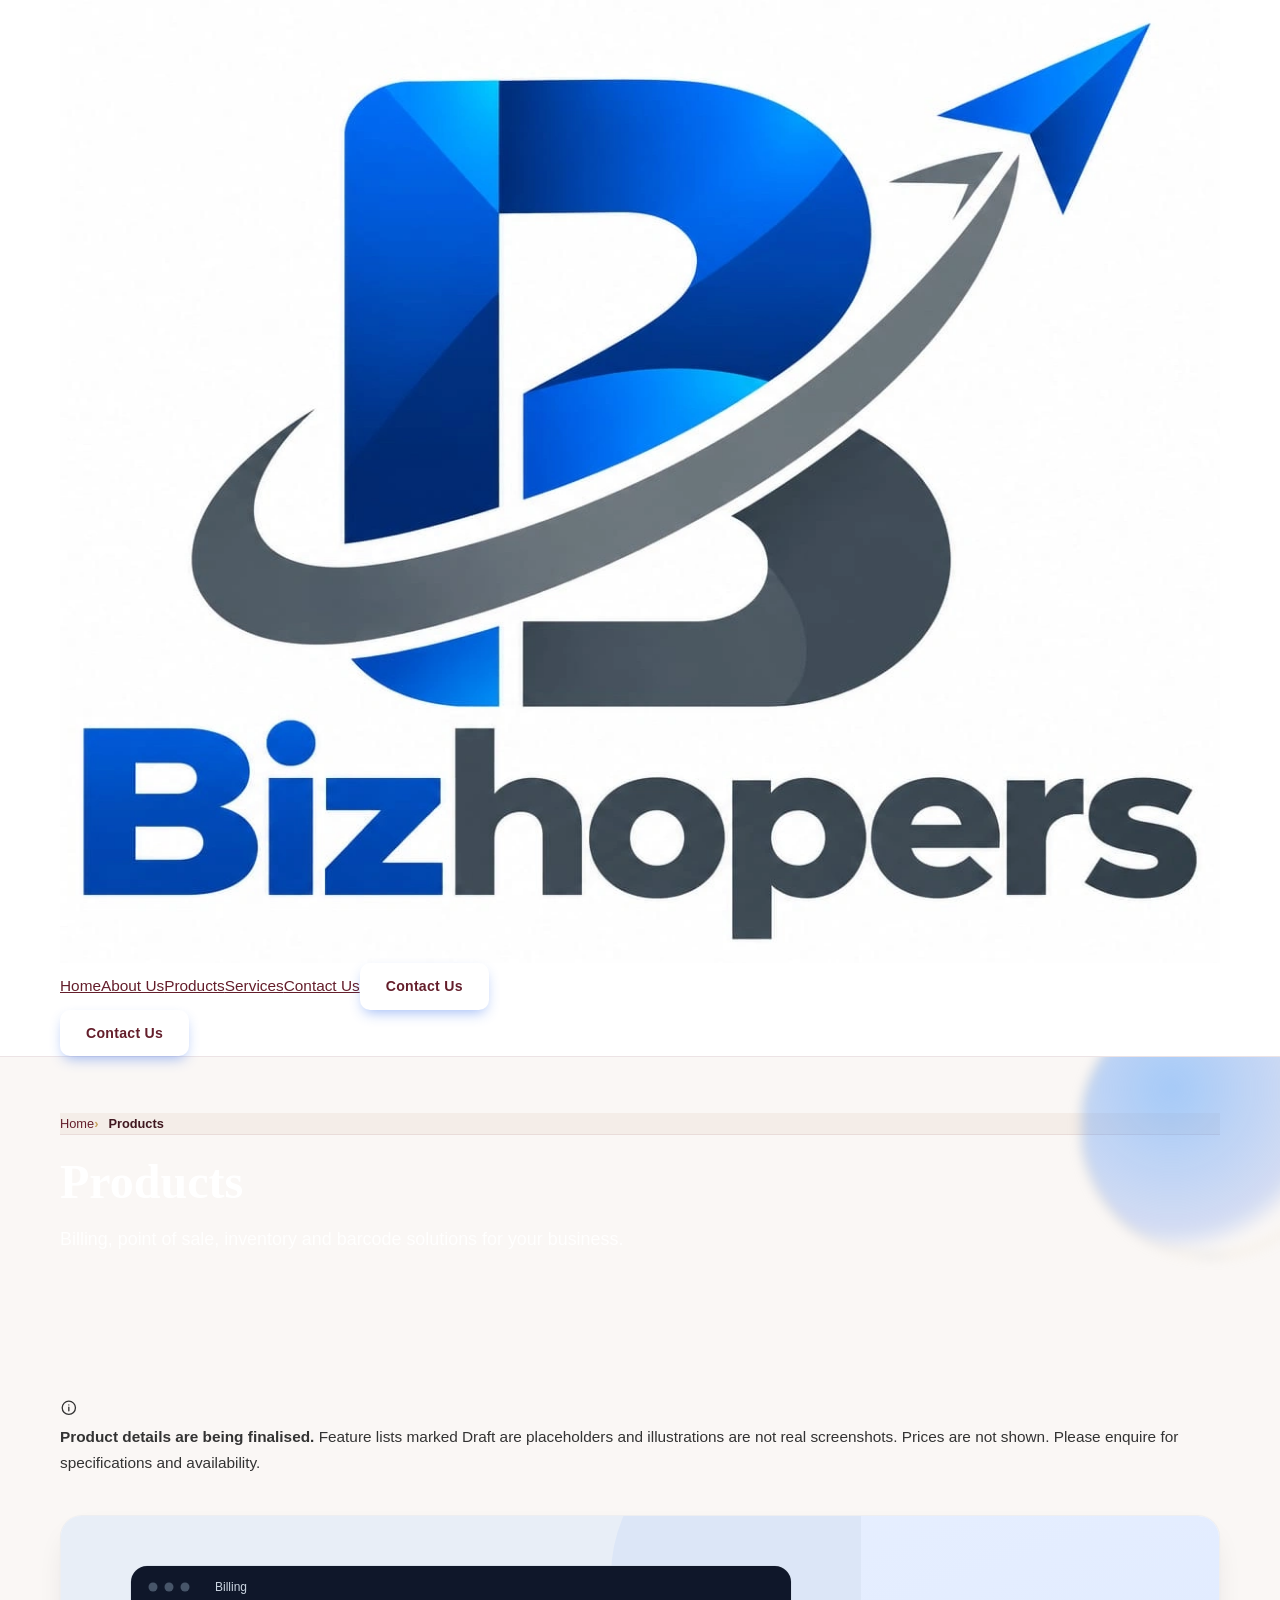
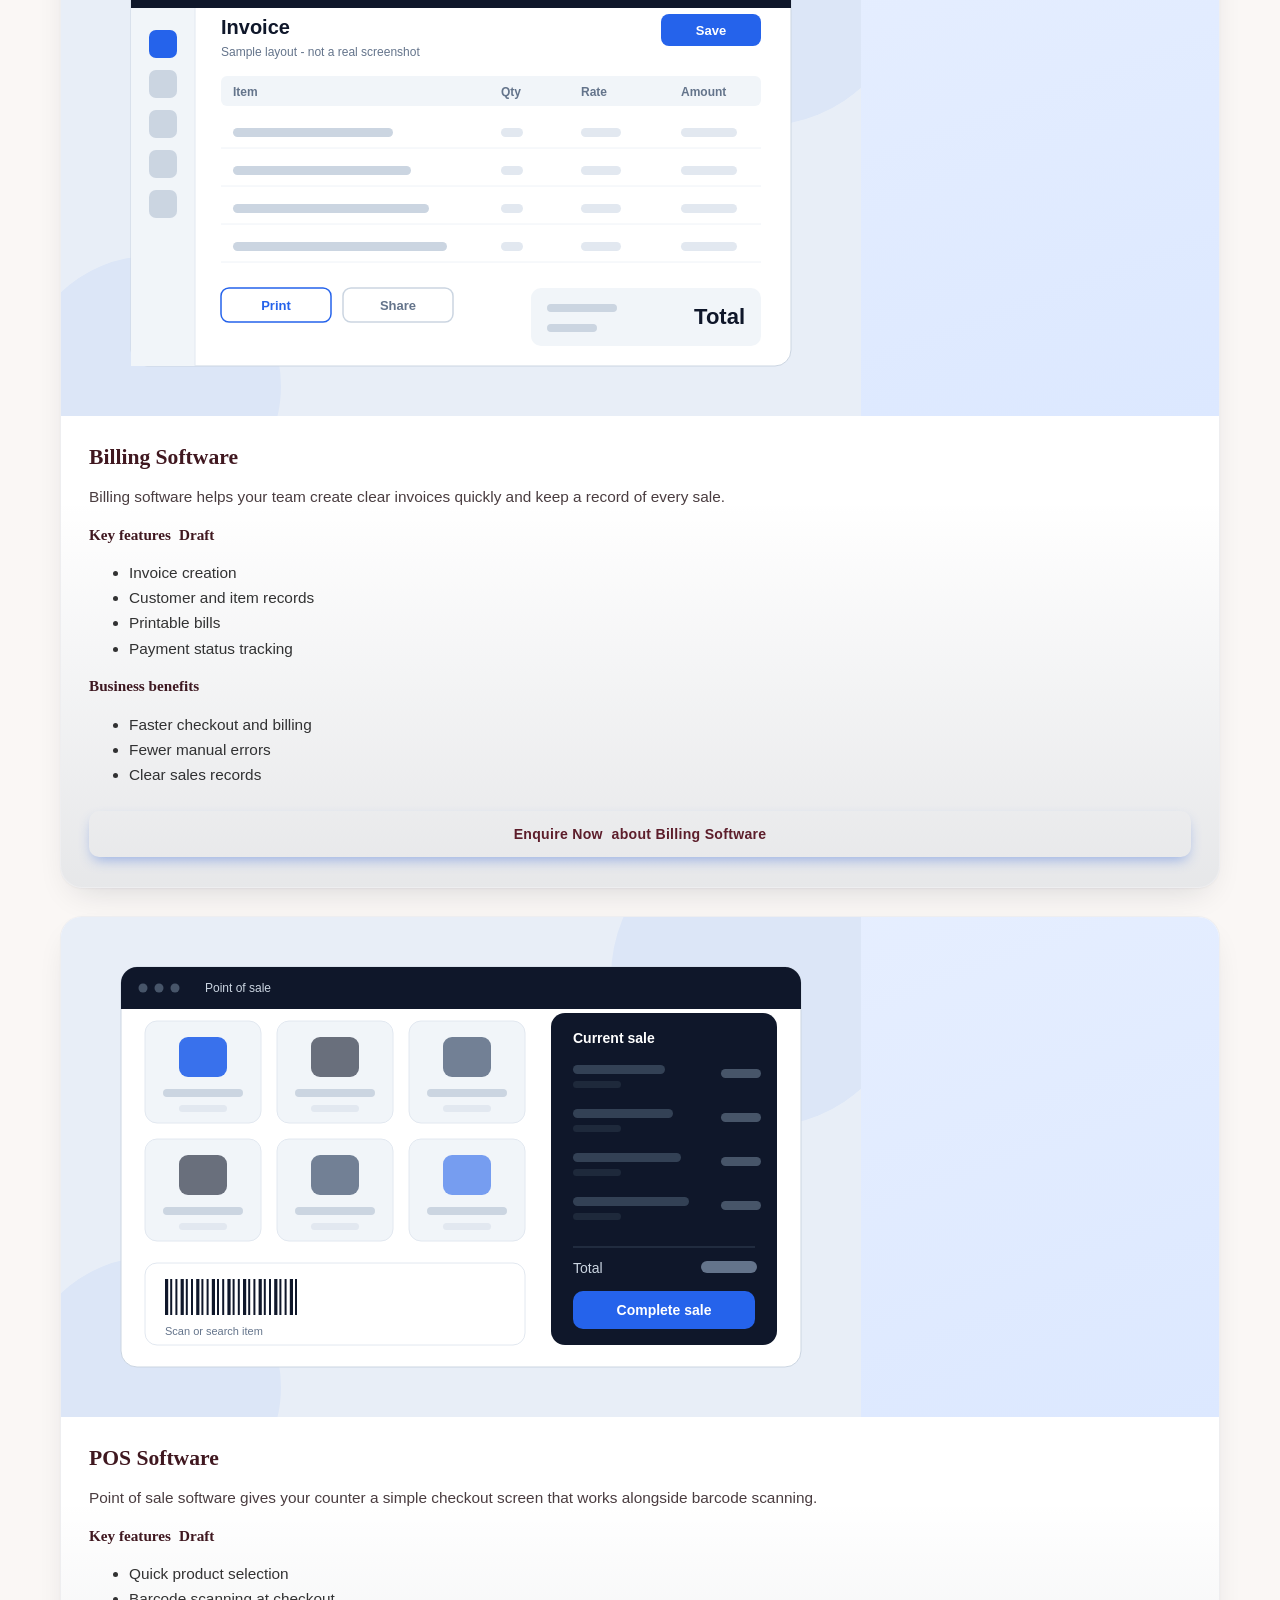
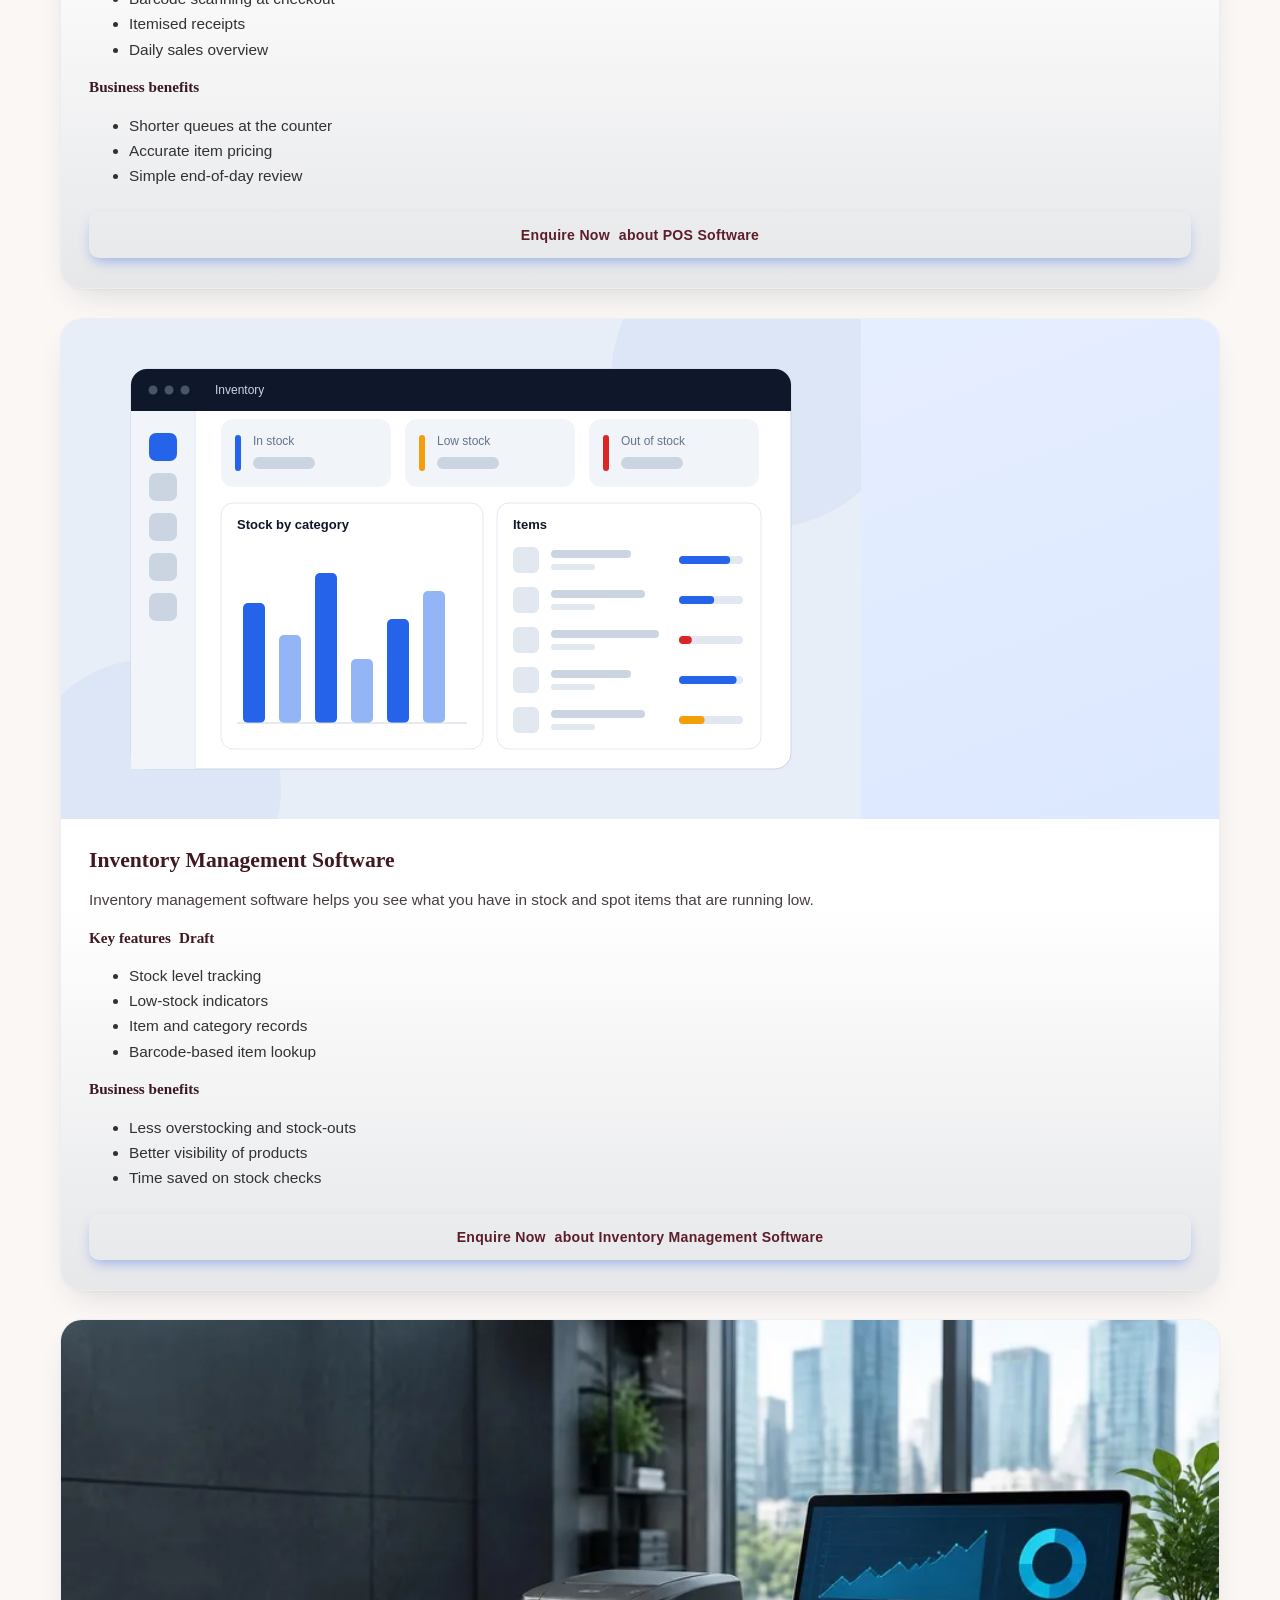
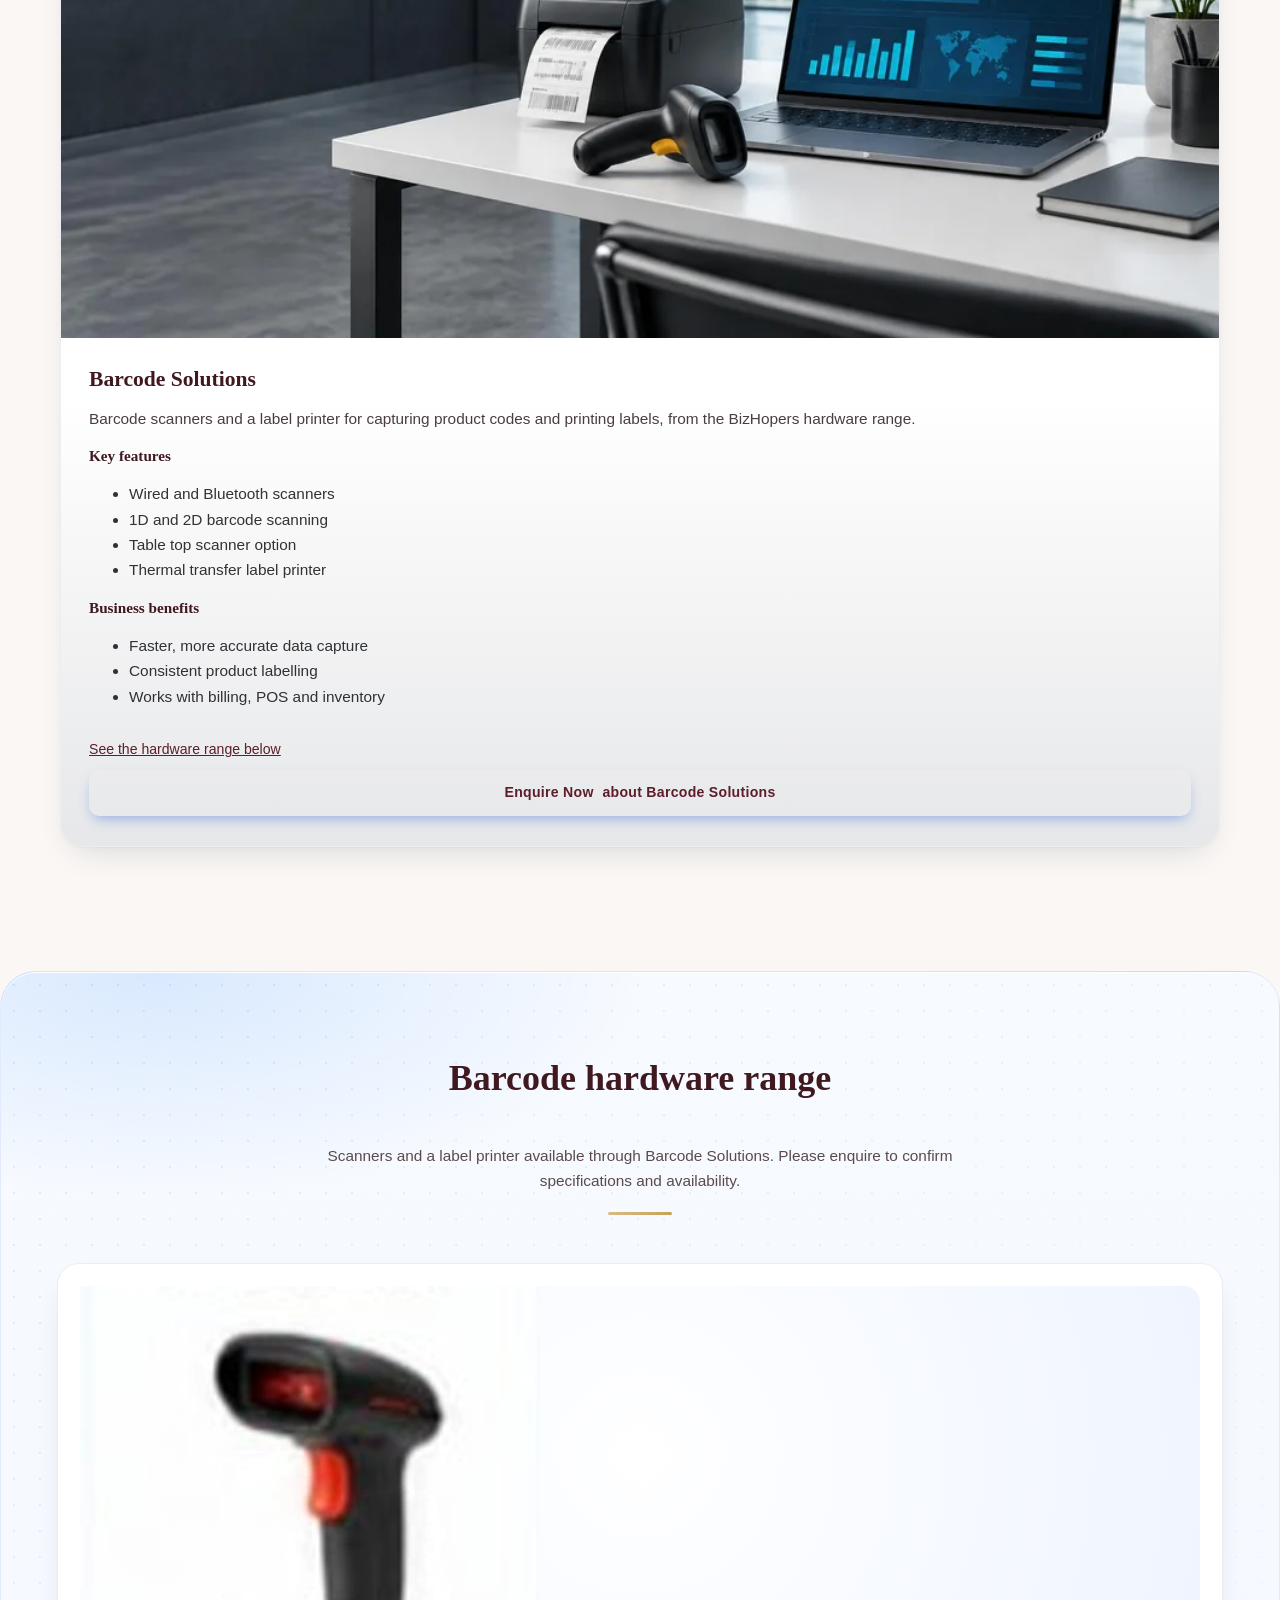
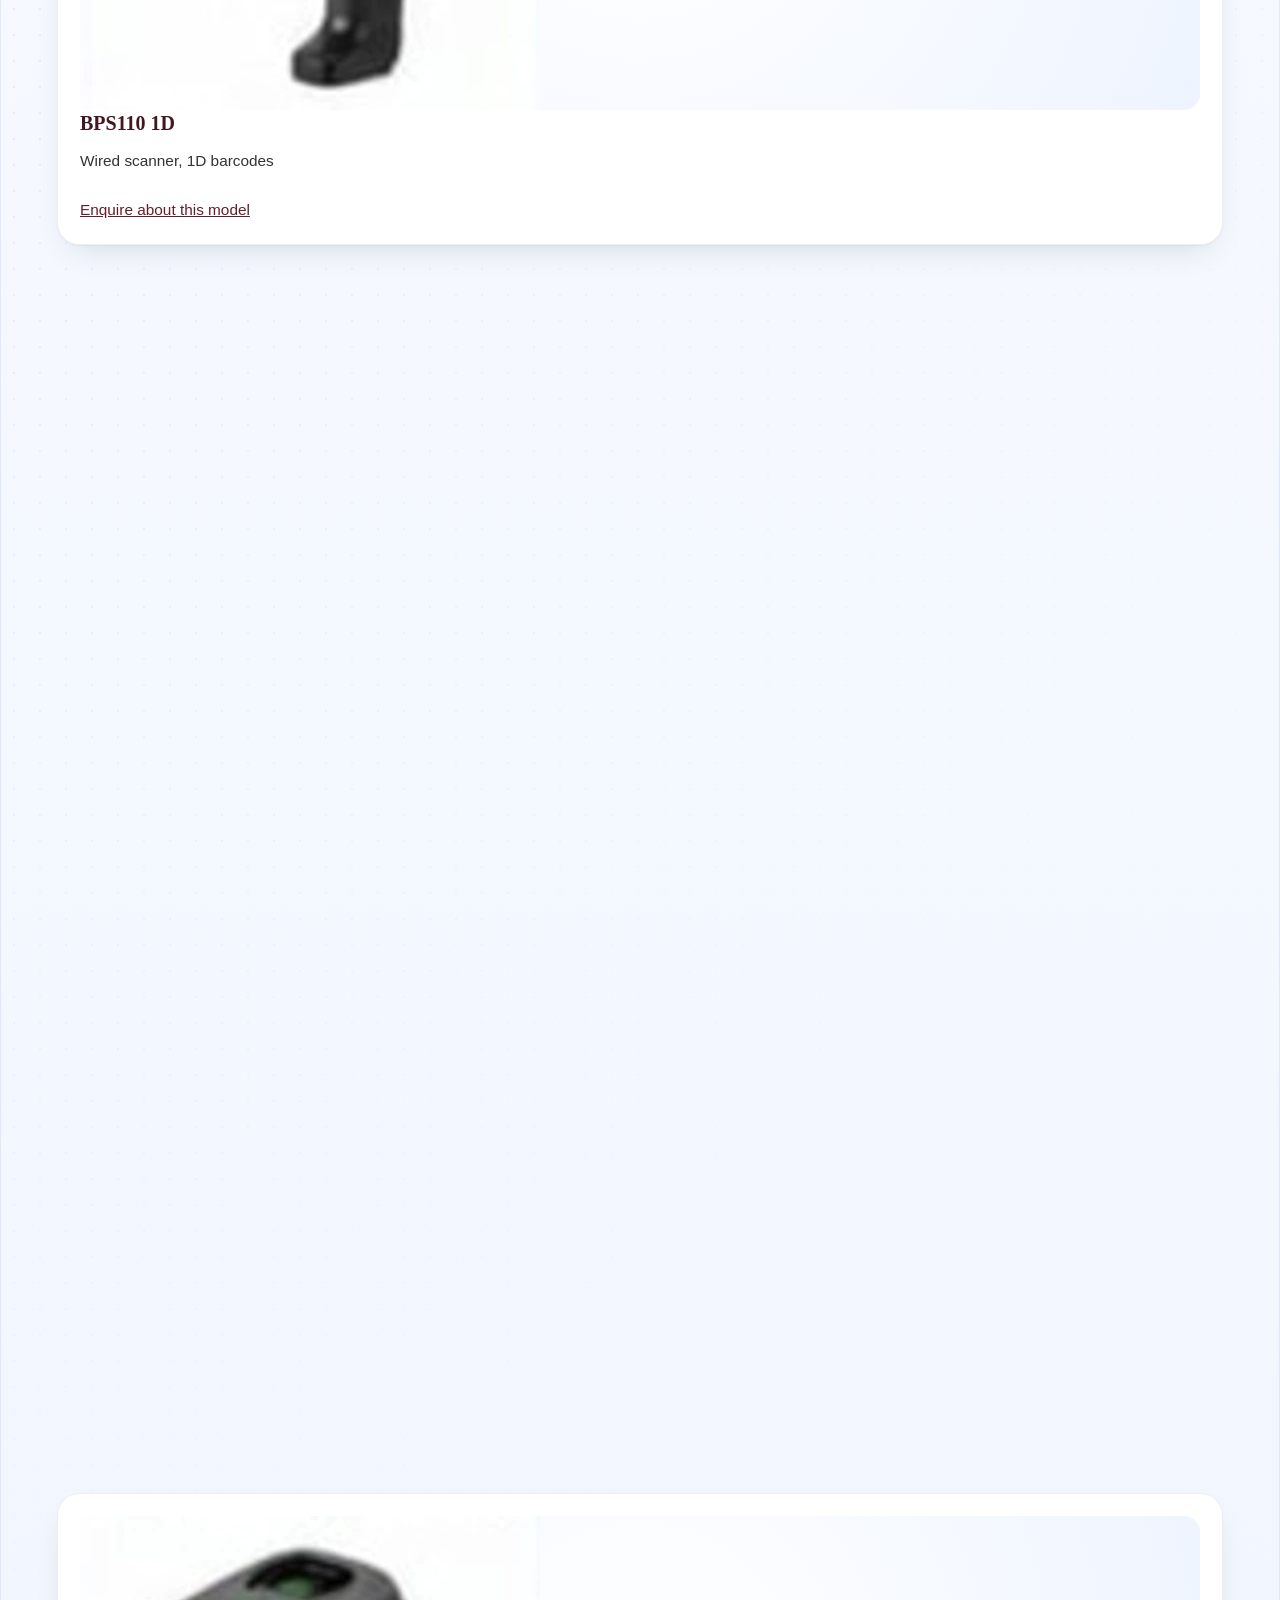
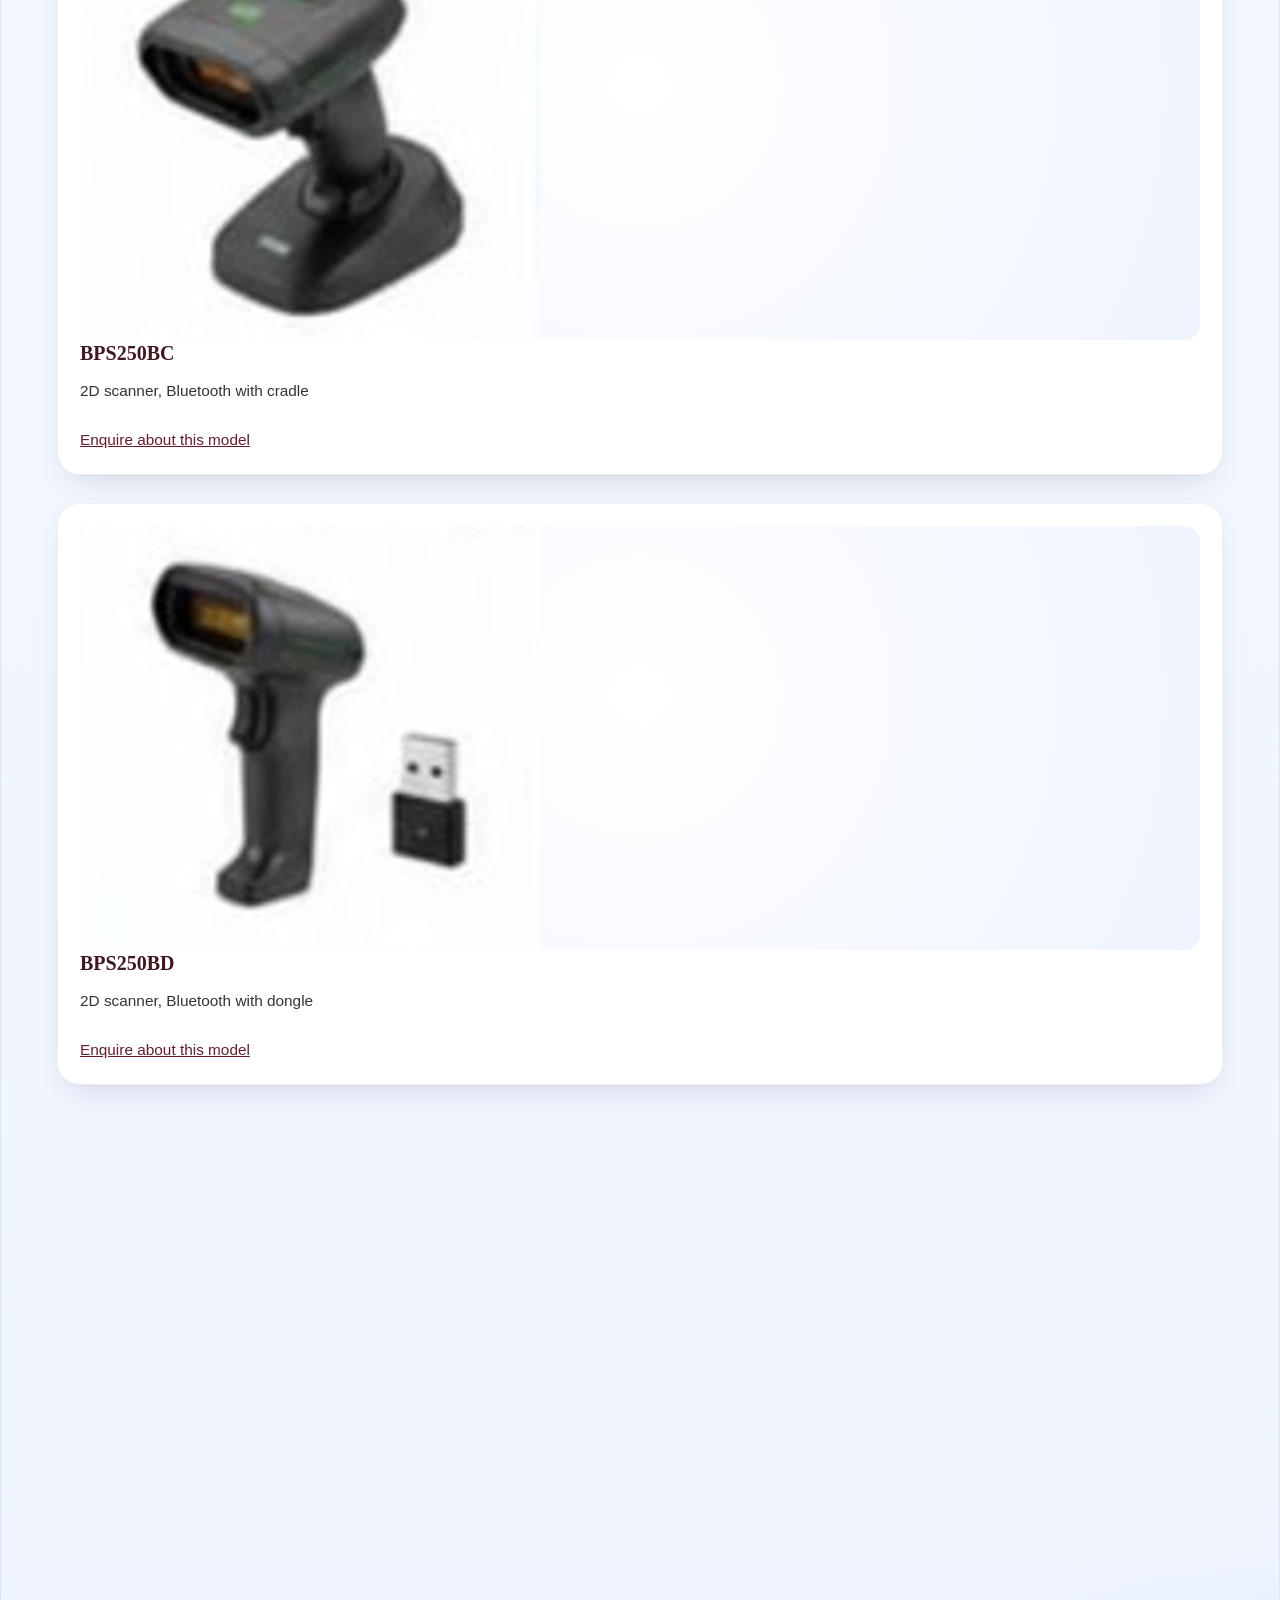
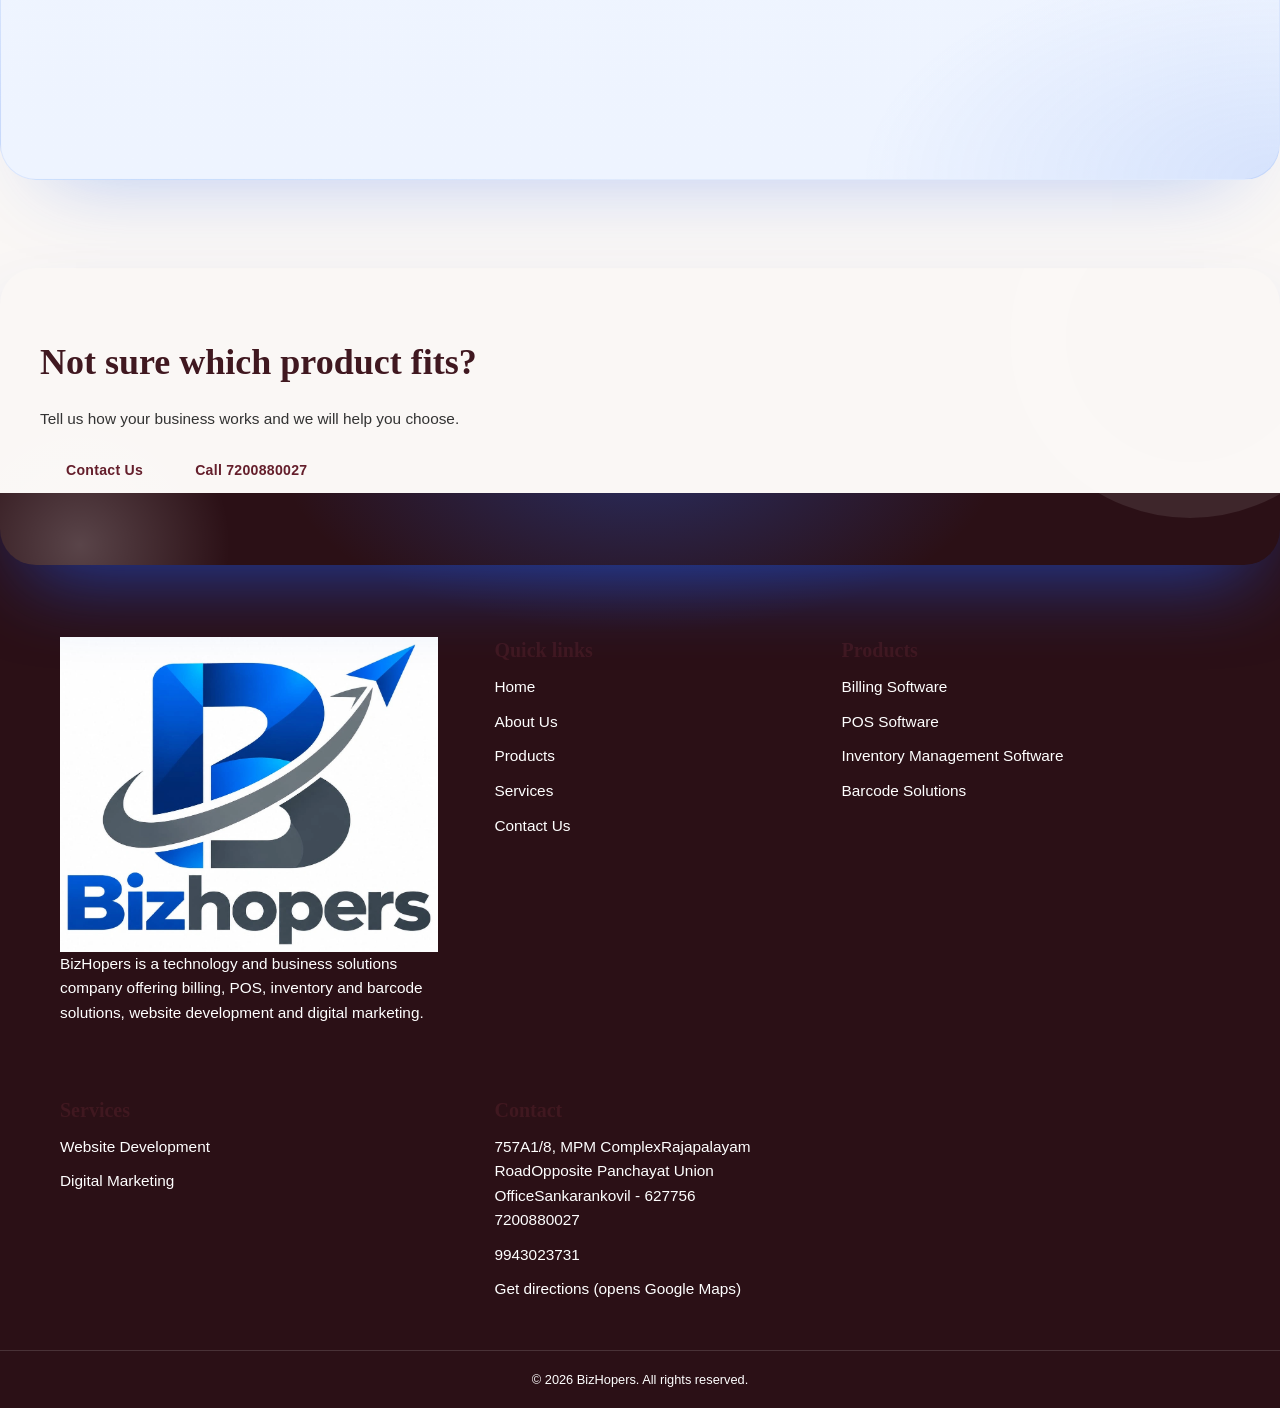
<file: products.html>
<!DOCTYPE html>
<html lang="en">
<head>
<meta charset="utf-8">
<meta name="viewport" content="width=device-width, initial-scale=1">
<title>Products | Billing, POS, Inventory &amp; Barcode Solutions - BizHopers</title>
<meta name="description" content="Explore BizHopers billing software, POS software, inventory management software and barcode solutions, including barcode scanners and a label printer.">
<meta property="og:title" content="Products | Billing, POS, Inventory &amp; Barcode Solutions - BizHopers">
<meta property="og:description" content="Explore BizHopers billing software, POS software, inventory management software and barcode solutions, including barcode scanners and a label printer.">
<meta property="og:type" content="website">
<meta name="theme-color" content="#0F172A">
<link rel="icon" type="image/png" sizes="32x32" href="images/favicon-32.png">
<link rel="apple-touch-icon" href="images/favicon-192.png">
<link rel="preconnect" href="https://fonts.googleapis.com">
<link rel="preconnect" href="https://fonts.gstatic.com" crossorigin>
<link rel="stylesheet" href="https://fonts.googleapis.com/css2?family=Manrope:wght@400;600;700&amp;family=Sora:wght@600;700&amp;display=swap">
<link rel="stylesheet" href="css/style.css">
<link rel="stylesheet" href="css/fx.css">
</head>
<body>
<svg xmlns="http://www.w3.org/2000/svg" hidden aria-hidden="true" style="display:none"><symbol id="i-receipt" viewBox="0 0 24 24"><path d="M6 3h12v18l-3-2-3 2-3-2-3 2z"/><path d="M9 8h6M9 12h6"/></symbol><symbol id="i-pos" viewBox="0 0 24 24"><rect x="3" y="4" width="18" height="12" rx="2"/><path d="M8 20h8M12 16v4"/></symbol><symbol id="i-boxes" viewBox="0 0 24 24"><path d="M12 3l8 4.5v9L12 21l-8-4.5v-9z"/><path d="M4 7.5l8 4.5 8-4.5M12 12v9"/></symbol><symbol id="i-barcode" viewBox="0 0 24 24"><path d="M4 5v14M7 5v14M11 5v14M14 5v14M17 5v14M20 5v14"/></symbol><symbol id="i-globe" viewBox="0 0 24 24"><circle cx="12" cy="12" r="9"/><path d="M3 12h18M12 3c3 3 3 15 0 18M12 3c-3 3-3 15 0 18"/></symbol><symbol id="i-megaphone" viewBox="0 0 24 24"><path d="M3 11v2a1 1 0 0 0 1 1h3l8 4V6L7 10H4a1 1 0 0 0-1 1z"/><path d="M19 9a4 4 0 0 1 0 6"/></symbol><symbol id="i-phone" viewBox="0 0 24 24"><path d="M5 4h4l2 5-2.5 1.5a11 11 0 0 0 5 5L15 13l5 2v4a2 2 0 0 1-2 2A16 16 0 0 1 3 6a2 2 0 0 1 2-2z"/></symbol><symbol id="i-pin" viewBox="0 0 24 24"><path d="M12 21s7-6.2 7-11a7 7 0 0 0-14 0c0 4.8 7 11 7 11z"/><circle cx="12" cy="10" r="2.5"/></symbol><symbol id="i-bolt" viewBox="0 0 24 24"><path d="M13 2L4 14h7l-1 8 9-12h-7z"/></symbol><symbol id="i-target" viewBox="0 0 24 24"><circle cx="12" cy="12" r="9"/><circle cx="12" cy="12" r="5"/><circle cx="12" cy="12" r="1"/></symbol><symbol id="i-trend" viewBox="0 0 24 24"><path d="M3 17l6-6 4 4 8-9"/><path d="M15 6h6v6"/></symbol><symbol id="i-layers" viewBox="0 0 24 24"><path d="M12 3l9 5-9 5-9-5z"/><path d="M3 13l9 5 9-5"/></symbol><symbol id="i-users" viewBox="0 0 24 24"><circle cx="9" cy="8" r="3.5"/><path d="M2.5 20a6.5 6.5 0 0 1 13 0"/><circle cx="17.5" cy="9" r="2.5"/><path d="M17 14a5 5 0 0 1 4.5 5"/></symbol><symbol id="i-shield" viewBox="0 0 24 24"><path d="M12 3l8 3v6c0 5-3.5 8-8 9-4.5-1-8-4-8-9V6z"/><path d="M9 12l2 2 4-4"/></symbol><symbol id="i-search" viewBox="0 0 24 24"><circle cx="11" cy="11" r="7"/><path d="M16.5 16.5L21 21"/></symbol><symbol id="i-share" viewBox="0 0 24 24"><circle cx="6" cy="12" r="2.5"/><circle cx="18" cy="6" r="2.5"/><circle cx="18" cy="18" r="2.5"/><path d="M8.2 10.8l7.6-3.6M8.2 13.2l7.6 3.6"/></symbol><symbol id="i-file" viewBox="0 0 24 24"><path d="M7 3h7l5 5v13H7z"/><path d="M14 3v5h5M10 13h6M10 17h6"/></symbol><symbol id="i-mobile" viewBox="0 0 24 24"><rect x="7" y="2.5" width="10" height="19" rx="2"/><path d="M11 18.5h2"/></symbol><symbol id="i-gauge" viewBox="0 0 24 24"><path d="M4 18a9 9 0 1 1 16 0"/><path d="M12 14l4-5"/></symbol><symbol id="i-layout" viewBox="0 0 24 24"><rect x="3" y="4" width="18" height="16" rx="2"/><path d="M3 9h18M9 9v11"/></symbol><symbol id="i-eye" viewBox="0 0 24 24"><path d="M2 12s4-7 10-7 10 7 10 7-4 7-10 7S2 12 2 12z"/><circle cx="12" cy="12" r="3"/></symbol><symbol id="i-info" viewBox="0 0 24 24"><circle cx="12" cy="12" r="9"/><path d="M12 11v5M12 8h.01"/></symbol><symbol id="i-menu" viewBox="0 0 24 24"><path d="M4 7h16M4 12h16M4 17h16"/></symbol><symbol id="i-close" viewBox="0 0 24 24"><path d="M6 6l12 12M18 6L6 18"/></symbol></svg>
<a class="skip-link" href="#main">Skip to content</a>
<header class="site-header"><div class="container">
  <a class="brand" href="index.html" aria-label="BizHopers home"><img src="images/logo-header.webp" width="1191" height="989" alt="BizHopers logo"></a>
  <nav class="nav" id="primary-nav" aria-label="Main"><a class="nav-link" href="index.html">Home</a><a class="nav-link" href="about.html">About Us</a><a class="nav-link" href="products.html" aria-current="page">Products</a><a class="nav-link" href="services.html">Services</a><a class="nav-link" href="contact.html">Contact Us</a><a class="btn btn--primary btn--sm nav-cta" href="contact.html">Contact Us</a></nav>
  <div class="header-cta">
    <a class="btn btn--primary btn--sm" href="contact.html">Contact Us</a>
    <button class="nav-toggle" id="nav-toggle" type="button" aria-expanded="false" aria-controls="primary-nav" aria-label="Open menu">
      <svg class="icon icon-open" aria-hidden="true" focusable="false"><use href="#i-menu"/></svg><svg class="icon icon-close" aria-hidden="true" focusable="false"><use href="#i-close"/></svg>
    </button>
  </div>
</div></header>
<main id="main">
<section class="page-banner"><div class="container">
  <ol class="breadcrumb" aria-label="Breadcrumb" style="list-style:none;padding:0;margin:0 0 18px"><li><a href="index.html">Home</a></li><li aria-current="page">Products</li></ol>
  <h1>Products</h1>
  <p>Billing, point of sale, inventory and barcode solutions for your business.</p>
</div></section>
<section class="section"><div class="container">
  <div class="notice" style="margin-bottom:40px"><svg class="icon" aria-hidden="true" focusable="false"><use href="#i-info"/></svg><div><p><strong>Product details are being finalised.</strong> Feature lists marked <span class="tag">Draft</span> are placeholders and illustrations are not real screenshots. Prices are not shown. Please enquire for specifications and availability.</p></div></div>
  <div class="grid grid--2">
    <article class="card product-card" id="billing" style="scroll-margin-top:110px">
      <div class="card-media" data-label="Illustration"><img src="images/billing.svg" width="800" height="500" alt="Illustration of a billing software invoice screen with line items and a total" loading="lazy"></div>
      <div class="card-body">
        <h2 style="font-size:1.35rem">Billing Software</h2>
        <p>Billing software helps your team create clear invoices quickly and keep a record of every sale.</p>
        <div class="lists">
          <div><h3 style="font-size:.95rem;display:flex;gap:8px;align-items:center;flex-wrap:wrap">Key features <span class="tag">Draft</span></h3><ul><li>Invoice creation</li><li>Customer and item records</li><li>Printable bills</li><li>Payment status tracking</li></ul></div>
          <div><h3 style="font-size:.95rem">Business benefits</h3><ul><li>Faster checkout and billing</li><li>Fewer manual errors</li><li>Clear sales records</li></ul></div>
        </div>
        
        <div class="card-actions"><a class="btn btn--primary" href="contact.html?subject=Billing%20Software%20enquiry">Enquire Now<span class="visually-hidden"> about Billing Software</span></a></div>
      </div>
    </article>
    <article class="card product-card" id="pos" style="scroll-margin-top:110px">
      <div class="card-media" data-label="Illustration"><img src="images/pos.svg" width="800" height="500" alt="Illustration of a retail point of sale screen with a product grid, barcode field and current sale" loading="lazy"></div>
      <div class="card-body">
        <h2 style="font-size:1.35rem">POS Software</h2>
        <p>Point of sale software gives your counter a simple checkout screen that works alongside barcode scanning.</p>
        <div class="lists">
          <div><h3 style="font-size:.95rem;display:flex;gap:8px;align-items:center;flex-wrap:wrap">Key features <span class="tag">Draft</span></h3><ul><li>Quick product selection</li><li>Barcode scanning at checkout</li><li>Itemised receipts</li><li>Daily sales overview</li></ul></div>
          <div><h3 style="font-size:.95rem">Business benefits</h3><ul><li>Shorter queues at the counter</li><li>Accurate item pricing</li><li>Simple end-of-day review</li></ul></div>
        </div>
        
        <div class="card-actions"><a class="btn btn--primary" href="contact.html?subject=POS%20Software%20enquiry">Enquire Now<span class="visually-hidden"> about POS Software</span></a></div>
      </div>
    </article>
    <article class="card product-card" id="inventory" style="scroll-margin-top:110px">
      <div class="card-media" data-label="Illustration"><img src="images/inventory.svg" width="800" height="500" alt="Illustration of an inventory dashboard showing stock levels and low-stock indicators" loading="lazy"></div>
      <div class="card-body">
        <h2 style="font-size:1.35rem">Inventory Management Software</h2>
        <p>Inventory management software helps you see what you have in stock and spot items that are running low.</p>
        <div class="lists">
          <div><h3 style="font-size:.95rem;display:flex;gap:8px;align-items:center;flex-wrap:wrap">Key features <span class="tag">Draft</span></h3><ul><li>Stock level tracking</li><li>Low-stock indicators</li><li>Item and category records</li><li>Barcode-based item lookup</li></ul></div>
          <div><h3 style="font-size:.95rem">Business benefits</h3><ul><li>Less overstocking and stock-outs</li><li>Better visibility of products</li><li>Time saved on stock checks</li></ul></div>
        </div>
        
        <div class="card-actions"><a class="btn btn--primary" href="contact.html?subject=Inventory%20Management%20Software%20enquiry">Enquire Now<span class="visually-hidden"> about Inventory Management Software</span></a></div>
      </div>
    </article>
    <article class="card product-card" id="barcode" style="scroll-margin-top:110px">
      <div class="card-media"><picture>
  <source type="image/webp" srcset="images/workspace-960.webp 960w, images/workspace-1600.webp 1600w" sizes="(max-width: 700px) 90vw, (max-width: 1100px) 45vw, 570px">
  <img src="images/bizhopers-workspace.jpg" width="1920" height="1024" alt="Barcode label printer and handheld barcode scanner on a desk next to a laptop showing a dashboard" loading="lazy" style="object-position:45% 60%">
</picture></div>
      <div class="card-body">
        <h2 style="font-size:1.35rem">Barcode Solutions</h2>
        <p>Barcode scanners and a label printer for capturing product codes and printing labels, from the BizHopers hardware range.</p>
        <div class="lists">
          <div><h3 style="font-size:.95rem;display:flex;gap:8px;align-items:center;flex-wrap:wrap">Key features</h3><ul><li>Wired and Bluetooth scanners</li><li>1D and 2D barcode scanning</li><li>Table top scanner option</li><li>Thermal transfer label printer</li></ul></div>
          <div><h3 style="font-size:.95rem">Business benefits</h3><ul><li>Faster, more accurate data capture</li><li>Consistent product labelling</li><li>Works with billing, POS and inventory</li></ul></div>
        </div>
        <p style="margin:14px 0 0;font-size:.88rem"><a href="#hardware">See the hardware range below</a></p>
        <div class="card-actions"><a class="btn btn--primary" href="contact.html?subject=Barcode%20Solutions%20enquiry">Enquire Now<span class="visually-hidden"> about Barcode Solutions</span></a></div>
      </div>
    </article>
  </div>
</div></section>

<section class="section section--alt" id="hardware" style="scroll-margin-top:90px" aria-labelledby="hw-h"><div class="container">
  <div class="section-head"><h2 id="hw-h">Barcode hardware range</h2><p>Scanners and a label printer available through Barcode Solutions. Please enquire to confirm specifications and availability.</p></div>
  <div class="grid grid--3">
    <article class="card hw"><div class="hw-img"><img src="images/product-1.webp" width="460" height="424" alt="BPS110 1D wired scanner, 1d barcodes" loading="lazy"></div>
      <h3>BPS110 1D</h3><p>Wired scanner, 1D barcodes</p>
      <div class="card-actions"><a class="text-link" href="contact.html?subject=BPS110%201D%20enquiry">Enquire about this model</a></div></article>
    <article class="card hw"><div class="hw-img"><img src="images/product-2.webp" width="460" height="424" alt="BPS120 1D &amp; 2D wired scanner, 1d and 2d barcodes" loading="lazy"></div>
      <h3>BPS120 1D & 2D</h3><p>Wired scanner, 1D and 2D barcodes</p>
      <div class="card-actions"><a class="text-link" href="contact.html?subject=BPS120%201D%20%26%202D%20enquiry">Enquire about this model</a></div></article>
    <article class="card hw"><div class="hw-img"><img src="images/product-3.webp" width="460" height="424" alt="BPS700P table top scanner" loading="lazy"></div>
      <h3>BPS700P</h3><p>Table top scanner</p>
      <div class="card-actions"><a class="text-link" href="contact.html?subject=BPS700P%20enquiry">Enquire about this model</a></div></article>
    <article class="card hw"><div class="hw-img"><img src="images/product-4.webp" width="460" height="424" alt="BPS250BC 2d scanner, bluetooth with cradle" loading="lazy"></div>
      <h3>BPS250BC</h3><p>2D scanner, Bluetooth with cradle</p>
      <div class="card-actions"><a class="text-link" href="contact.html?subject=BPS250BC%20enquiry">Enquire about this model</a></div></article>
    <article class="card hw"><div class="hw-img"><img src="images/product-5.webp" width="460" height="424" alt="BPS250BD 2d scanner, bluetooth with dongle" loading="lazy"></div>
      <h3>BPS250BD</h3><p>2D scanner, Bluetooth with dongle</p>
      <div class="card-actions"><a class="text-link" href="contact.html?subject=BPS250BD%20enquiry">Enquire about this model</a></div></article>
    <article class="card hw"><div class="hw-img"><img src="images/product-6.webp" width="460" height="424" alt="BOXP BP4206E barcode and label printer, thermal transfer" loading="lazy"></div>
      <h3>BOXP BP4206E</h3><p>Barcode and label printer, thermal transfer</p>
      <div class="card-actions"><a class="text-link" href="contact.html?subject=BOXP%20BP4206E%20enquiry">Enquire about this model</a></div></article>
  </div>
</div></section>

<section class="cta"><div class="container">
  <h2>Not sure which product fits?</h2>
  <p>Tell us how your business works and we will help you choose.</p>
  <div class="btn-row"><a class="btn btn--light" href="contact.html">Contact Us</a><a class="btn btn--ghost-light" href="tel:+917200880027">Call 7200880027</a></div>
</div></section>

</main>
<footer class="site-footer"><div class="container">
  <div class="footer-grid">
    <div class="footer-brand">
      <img src="images/logo-header.webp" width="1191" height="989" alt="BizHopers logo" loading="lazy">
      <p>BizHopers is a technology and business solutions company offering billing, POS, inventory and barcode solutions, website development and digital marketing.</p>
    </div>
    <div><h3>Quick links</h3><ul><li><a href="index.html">Home</a></li><li><a href="about.html">About Us</a></li><li><a href="products.html">Products</a></li><li><a href="services.html">Services</a></li><li><a href="contact.html">Contact Us</a></li></ul></div>
    <div><h3>Products</h3><ul><li><a href="products.html#billing">Billing Software</a></li><li><a href="products.html#pos">POS Software</a></li><li><a href="products.html#inventory">Inventory Management Software</a></li><li><a href="products.html#barcode">Barcode Solutions</a></li></ul></div>
    <div><h3>Services</h3><ul><li><a href="services.html#website">Website Development</a></li><li><a href="services.html#marketing">Digital Marketing</a></li></ul></div>
    <div><h3>Contact</h3>
      <address><span>757A1/8, MPM Complex</span><span>Rajapalayam Road</span><span>Opposite Panchayat Union Office</span><span>Sankarankovil - 627756</span></address>
      <ul><li><a href="tel:+917200880027">7200880027</a></li><li><a href="tel:+919943023731">9943023731</a></li>
      <li><a href="https://www.google.com/maps/search/?api=1&query=757A1%2F8%2C+MPM+Complex%2C+Rajapalayam+Road%2C+Sankarankovil+627756" target="_blank" rel="noopener">Get directions (opens Google Maps)</a></li></ul>
    </div>
  </div>
</div>
<div class="footer-bottom"><div class="container">&copy; <span data-year>2026</span> BizHopers. All rights reserved.</div></div>
</footer>
<script src="js/main.js" defer></script>
<script src="js/fx.js" defer></script>
</body>
</html>
</file>
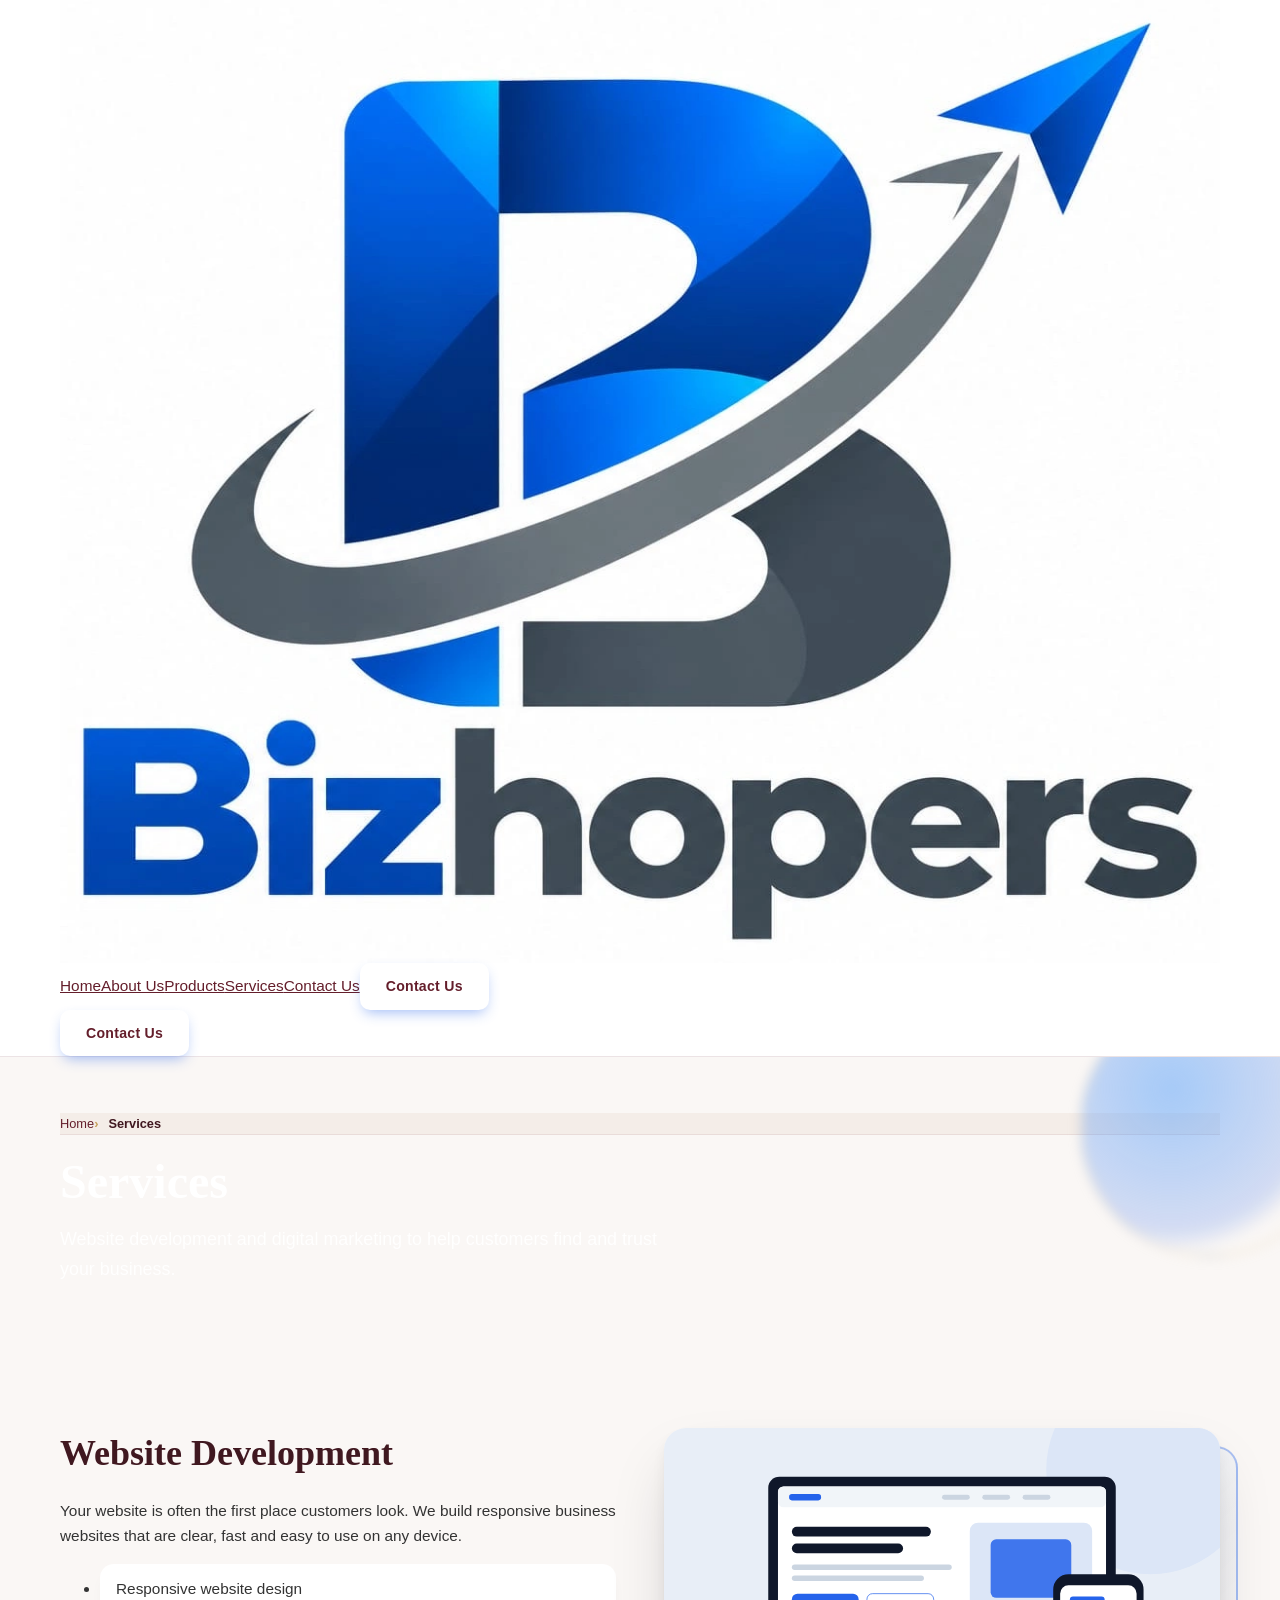
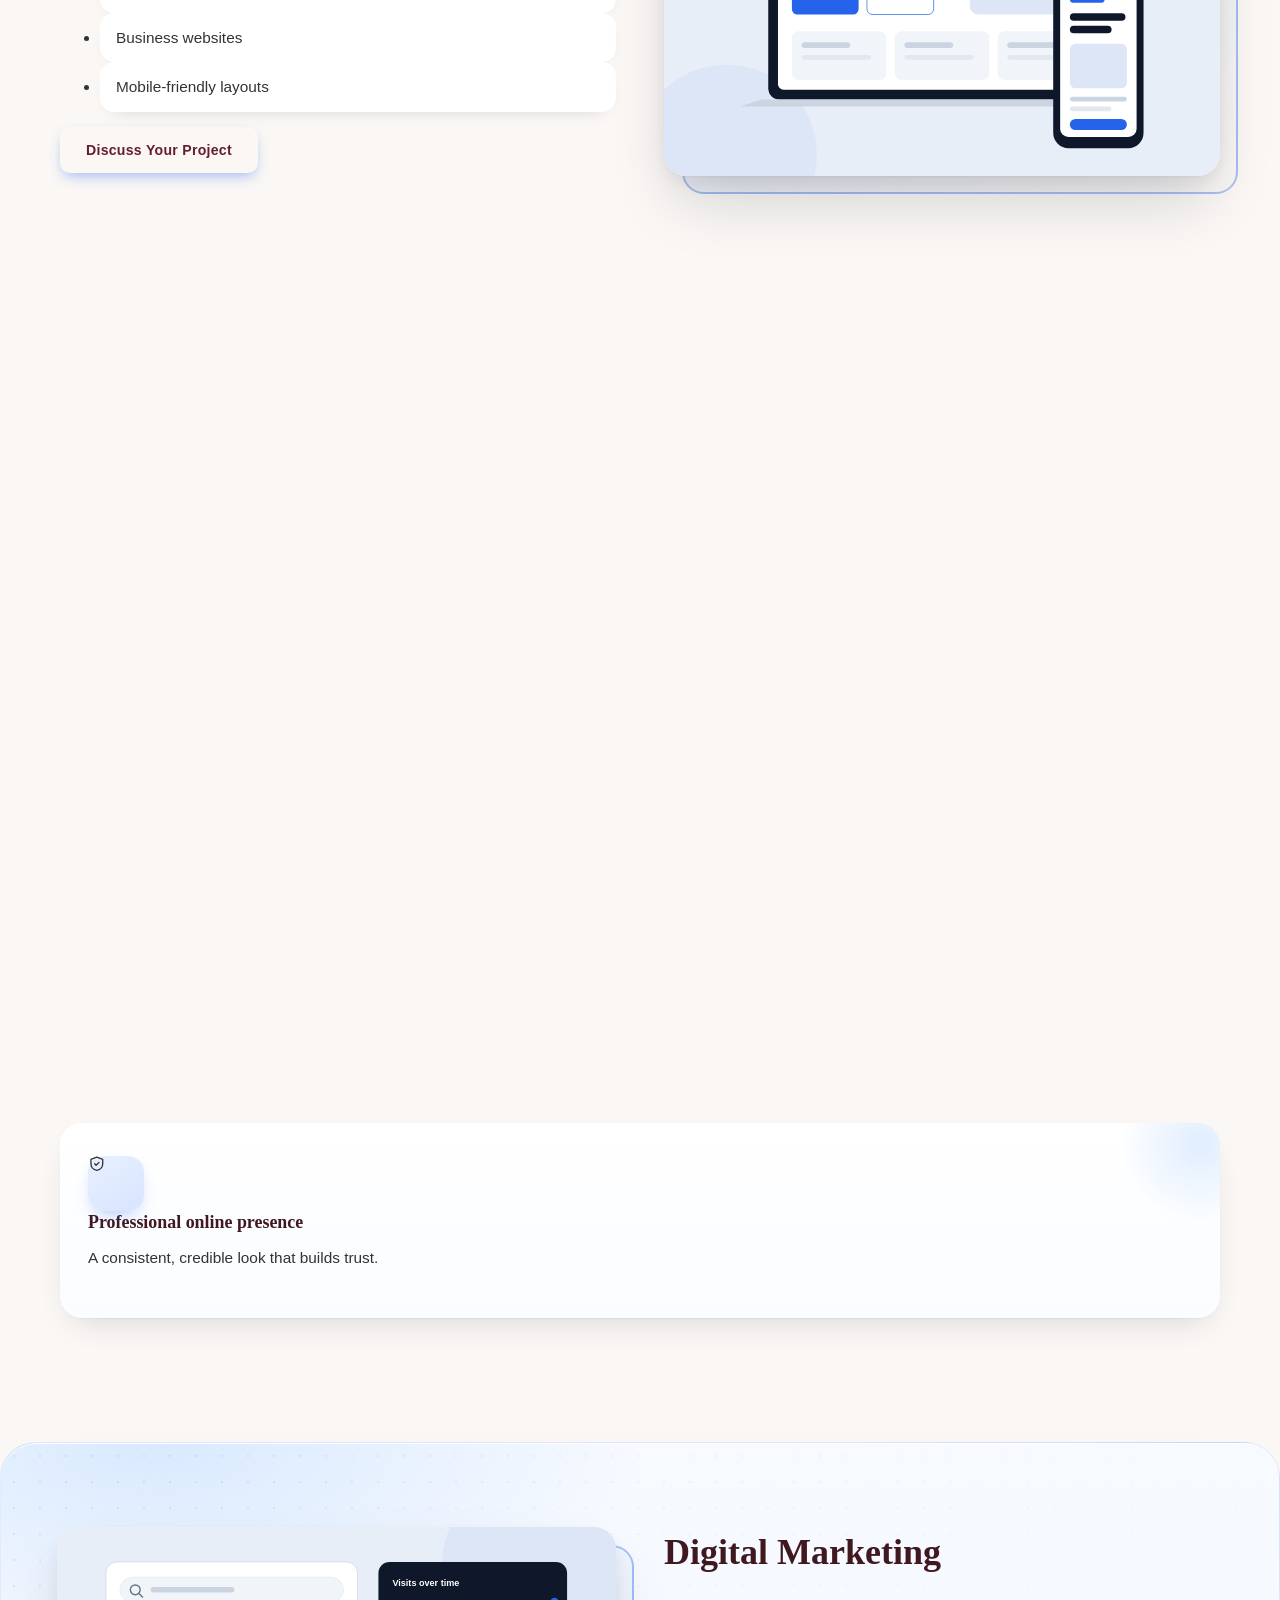
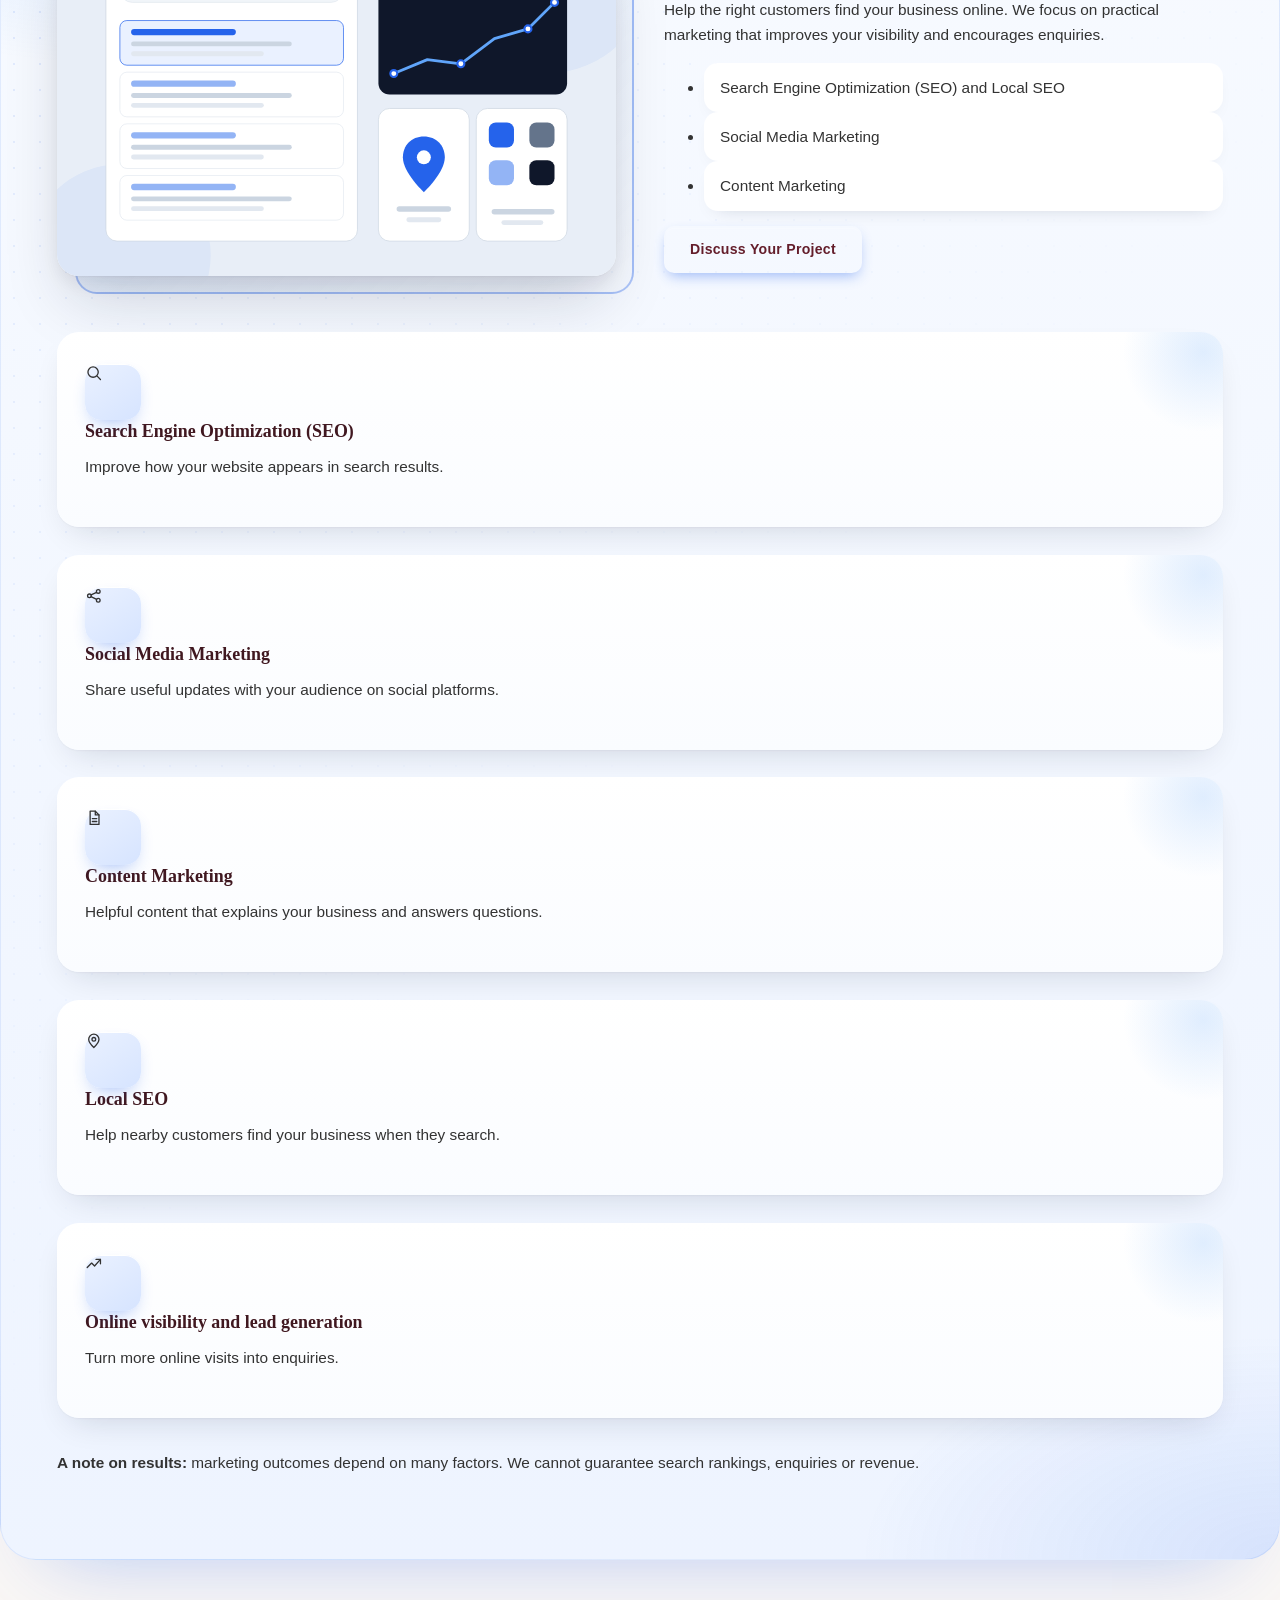
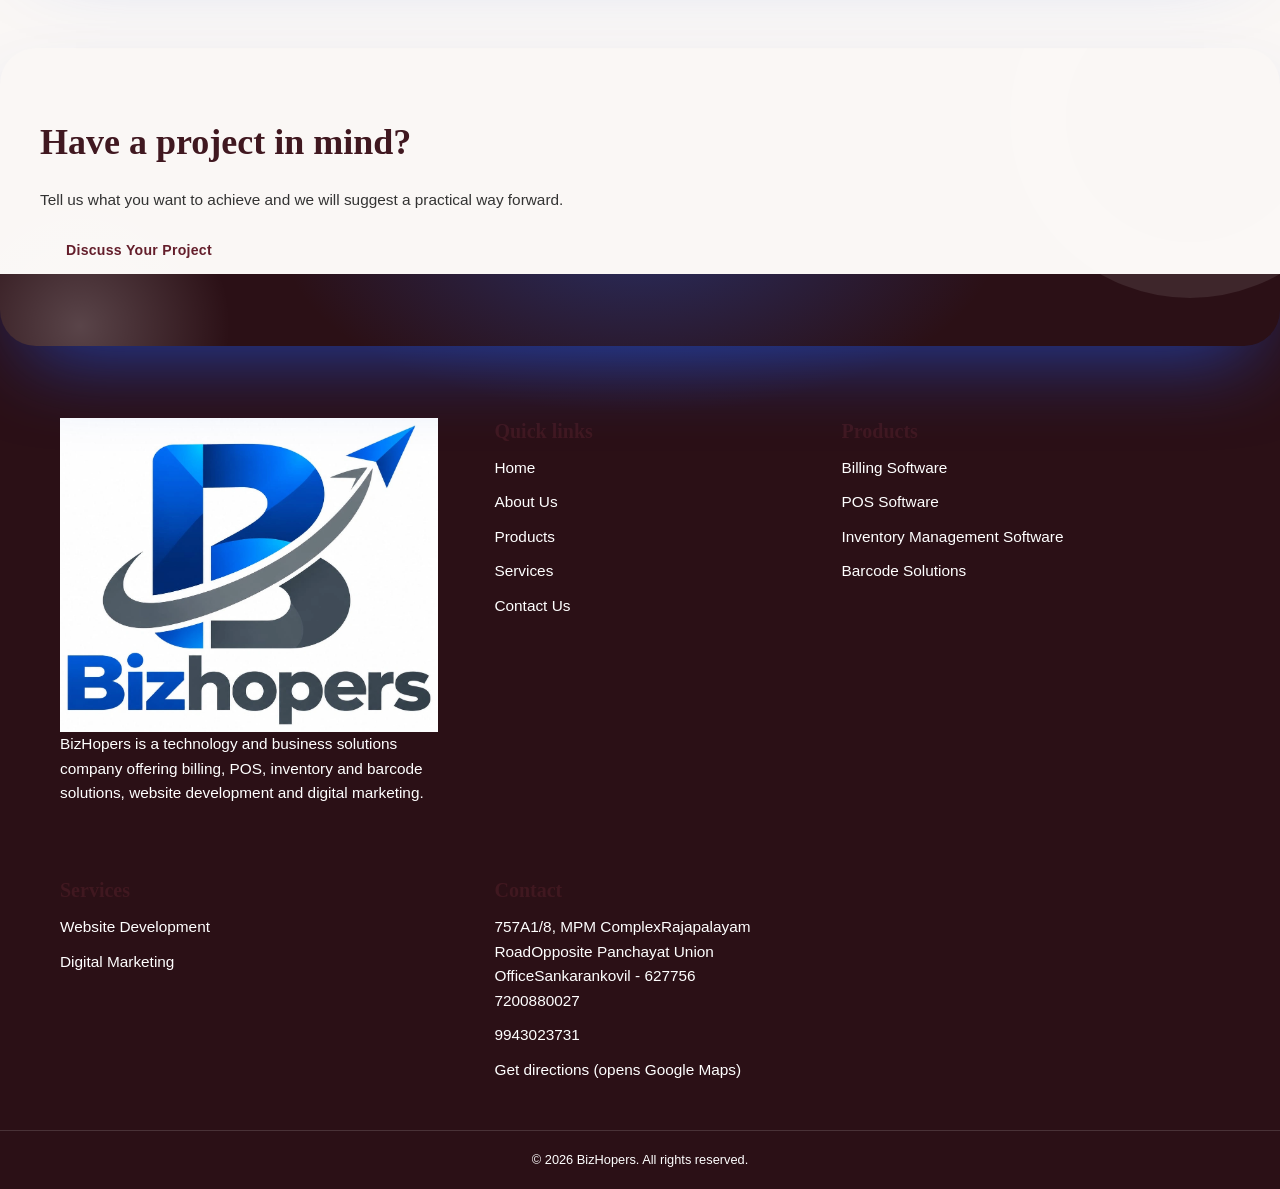
<file: services.html>
<!DOCTYPE html>
<html lang="en">
<head>
<meta charset="utf-8">
<meta name="viewport" content="width=device-width, initial-scale=1">
<title>Services | Website Development &amp; Digital Marketing - BizHopers</title>
<meta name="description" content="BizHopers website development and digital marketing services: responsive websites, SEO, social media marketing, content marketing and local SEO.">
<meta property="og:title" content="Services | Website Development &amp; Digital Marketing - BizHopers">
<meta property="og:description" content="BizHopers website development and digital marketing services: responsive websites, SEO, social media marketing, content marketing and local SEO.">
<meta property="og:type" content="website">
<meta name="theme-color" content="#0F172A">
<link rel="icon" type="image/png" sizes="32x32" href="images/favicon-32.png">
<link rel="apple-touch-icon" href="images/favicon-192.png">
<link rel="preconnect" href="https://fonts.googleapis.com">
<link rel="preconnect" href="https://fonts.gstatic.com" crossorigin>
<link rel="stylesheet" href="https://fonts.googleapis.com/css2?family=Manrope:wght@400;600;700&amp;family=Sora:wght@600;700&amp;display=swap">
<link rel="stylesheet" href="css/style.css">
<link rel="stylesheet" href="css/fx.css">
</head>
<body>
<svg xmlns="http://www.w3.org/2000/svg" hidden aria-hidden="true" style="display:none"><symbol id="i-receipt" viewBox="0 0 24 24"><path d="M6 3h12v18l-3-2-3 2-3-2-3 2z"/><path d="M9 8h6M9 12h6"/></symbol><symbol id="i-pos" viewBox="0 0 24 24"><rect x="3" y="4" width="18" height="12" rx="2"/><path d="M8 20h8M12 16v4"/></symbol><symbol id="i-boxes" viewBox="0 0 24 24"><path d="M12 3l8 4.5v9L12 21l-8-4.5v-9z"/><path d="M4 7.5l8 4.5 8-4.5M12 12v9"/></symbol><symbol id="i-barcode" viewBox="0 0 24 24"><path d="M4 5v14M7 5v14M11 5v14M14 5v14M17 5v14M20 5v14"/></symbol><symbol id="i-globe" viewBox="0 0 24 24"><circle cx="12" cy="12" r="9"/><path d="M3 12h18M12 3c3 3 3 15 0 18M12 3c-3 3-3 15 0 18"/></symbol><symbol id="i-megaphone" viewBox="0 0 24 24"><path d="M3 11v2a1 1 0 0 0 1 1h3l8 4V6L7 10H4a1 1 0 0 0-1 1z"/><path d="M19 9a4 4 0 0 1 0 6"/></symbol><symbol id="i-phone" viewBox="0 0 24 24"><path d="M5 4h4l2 5-2.5 1.5a11 11 0 0 0 5 5L15 13l5 2v4a2 2 0 0 1-2 2A16 16 0 0 1 3 6a2 2 0 0 1 2-2z"/></symbol><symbol id="i-pin" viewBox="0 0 24 24"><path d="M12 21s7-6.2 7-11a7 7 0 0 0-14 0c0 4.8 7 11 7 11z"/><circle cx="12" cy="10" r="2.5"/></symbol><symbol id="i-bolt" viewBox="0 0 24 24"><path d="M13 2L4 14h7l-1 8 9-12h-7z"/></symbol><symbol id="i-target" viewBox="0 0 24 24"><circle cx="12" cy="12" r="9"/><circle cx="12" cy="12" r="5"/><circle cx="12" cy="12" r="1"/></symbol><symbol id="i-trend" viewBox="0 0 24 24"><path d="M3 17l6-6 4 4 8-9"/><path d="M15 6h6v6"/></symbol><symbol id="i-layers" viewBox="0 0 24 24"><path d="M12 3l9 5-9 5-9-5z"/><path d="M3 13l9 5 9-5"/></symbol><symbol id="i-users" viewBox="0 0 24 24"><circle cx="9" cy="8" r="3.5"/><path d="M2.5 20a6.5 6.5 0 0 1 13 0"/><circle cx="17.5" cy="9" r="2.5"/><path d="M17 14a5 5 0 0 1 4.5 5"/></symbol><symbol id="i-shield" viewBox="0 0 24 24"><path d="M12 3l8 3v6c0 5-3.5 8-8 9-4.5-1-8-4-8-9V6z"/><path d="M9 12l2 2 4-4"/></symbol><symbol id="i-search" viewBox="0 0 24 24"><circle cx="11" cy="11" r="7"/><path d="M16.5 16.5L21 21"/></symbol><symbol id="i-share" viewBox="0 0 24 24"><circle cx="6" cy="12" r="2.5"/><circle cx="18" cy="6" r="2.5"/><circle cx="18" cy="18" r="2.5"/><path d="M8.2 10.8l7.6-3.6M8.2 13.2l7.6 3.6"/></symbol><symbol id="i-file" viewBox="0 0 24 24"><path d="M7 3h7l5 5v13H7z"/><path d="M14 3v5h5M10 13h6M10 17h6"/></symbol><symbol id="i-mobile" viewBox="0 0 24 24"><rect x="7" y="2.5" width="10" height="19" rx="2"/><path d="M11 18.5h2"/></symbol><symbol id="i-gauge" viewBox="0 0 24 24"><path d="M4 18a9 9 0 1 1 16 0"/><path d="M12 14l4-5"/></symbol><symbol id="i-layout" viewBox="0 0 24 24"><rect x="3" y="4" width="18" height="16" rx="2"/><path d="M3 9h18M9 9v11"/></symbol><symbol id="i-eye" viewBox="0 0 24 24"><path d="M2 12s4-7 10-7 10 7 10 7-4 7-10 7S2 12 2 12z"/><circle cx="12" cy="12" r="3"/></symbol><symbol id="i-info" viewBox="0 0 24 24"><circle cx="12" cy="12" r="9"/><path d="M12 11v5M12 8h.01"/></symbol><symbol id="i-menu" viewBox="0 0 24 24"><path d="M4 7h16M4 12h16M4 17h16"/></symbol><symbol id="i-close" viewBox="0 0 24 24"><path d="M6 6l12 12M18 6L6 18"/></symbol></svg>
<a class="skip-link" href="#main">Skip to content</a>
<header class="site-header"><div class="container">
  <a class="brand" href="index.html" aria-label="BizHopers home"><img src="images/logo-header.webp" width="1191" height="989" alt="BizHopers logo"></a>
  <nav class="nav" id="primary-nav" aria-label="Main"><a class="nav-link" href="index.html">Home</a><a class="nav-link" href="about.html">About Us</a><a class="nav-link" href="products.html">Products</a><a class="nav-link" href="services.html" aria-current="page">Services</a><a class="nav-link" href="contact.html">Contact Us</a><a class="btn btn--primary btn--sm nav-cta" href="contact.html">Contact Us</a></nav>
  <div class="header-cta">
    <a class="btn btn--primary btn--sm" href="contact.html">Contact Us</a>
    <button class="nav-toggle" id="nav-toggle" type="button" aria-expanded="false" aria-controls="primary-nav" aria-label="Open menu">
      <svg class="icon icon-open" aria-hidden="true" focusable="false"><use href="#i-menu"/></svg><svg class="icon icon-close" aria-hidden="true" focusable="false"><use href="#i-close"/></svg>
    </button>
  </div>
</div></header>
<main id="main">
<section class="page-banner"><div class="container">
  <ol class="breadcrumb" aria-label="Breadcrumb" style="list-style:none;padding:0;margin:0 0 18px"><li><a href="index.html">Home</a></li><li aria-current="page">Services</li></ol>
  <h1>Services</h1>
  <p>Website development and digital marketing to help customers find and trust your business.</p>
</div></section>
<section class="section" id="website" style="scroll-margin-top:90px" aria-labelledby="web-h"><div class="container">
  <div class="split">
    <div>
      <h2 id="web-h">Website Development</h2>
      <p>Your website is often the first place customers look. We build responsive business websites that are clear, fast and easy to use on any device.</p>
      <ul class="checks"><li>Responsive website design</li><li>Business websites</li><li>Mobile-friendly layouts</li></ul>
      <a class="btn btn--primary" href="contact.html?subject=Website%20Development%20project">Discuss Your Project</a>
    </div>
    <div class="split-media"><img class="ratio-5-4" src="images/website.svg" width="800" height="500" alt="Illustration of a responsive business website on a laptop and a phone" loading="lazy" style="aspect-ratio:8/5"></div>
  </div>
  <div class="grid grid--five" style="margin-top:56px"><div class="feature"><div class="ico"><svg class="icon" aria-hidden="true" focusable="false"><use href="#i-layout"/></svg></div><h3>Responsive website design</h3><p>Layouts that adapt cleanly to desktop, tablet and mobile.</p></div><div class="feature"><div class="ico"><svg class="icon" aria-hidden="true" focusable="false"><use href="#i-globe"/></svg></div><h3>Business websites</h3><p>Clear websites that explain what you offer and how to reach you.</p></div><div class="feature"><div class="ico"><svg class="icon" aria-hidden="true" focusable="false"><use href="#i-mobile"/></svg></div><h3>Mobile-friendly layouts</h3><p>Easy to read and use on the phones your customers carry.</p></div><div class="feature"><div class="ico"><svg class="icon" aria-hidden="true" focusable="false"><use href="#i-gauge"/></svg></div><h3>Performance and usability</h3><p>Fast-loading pages and simple navigation.</p></div><div class="feature"><div class="ico"><svg class="icon" aria-hidden="true" focusable="false"><use href="#i-shield"/></svg></div><h3>Professional online presence</h3><p>A consistent, credible look that builds trust.</p></div></div>
</div></section>

<section class="section section--alt" id="marketing" style="scroll-margin-top:90px" aria-labelledby="mkt-h"><div class="container">
  <div class="split split--rev">
    <div class="split-media"><img src="images/marketing.svg" width="800" height="500" alt="Illustration of search results, a growth chart and a local map pin" loading="lazy" style="aspect-ratio:8/5"></div>
    <div>
      <h2 id="mkt-h">Digital Marketing</h2>
      <p>Help the right customers find your business online. We focus on practical marketing that improves your visibility and encourages enquiries.</p>
      <ul class="checks"><li>Search Engine Optimization (SEO) and Local SEO</li><li>Social Media Marketing</li><li>Content Marketing</li></ul>
      <a class="btn btn--primary" href="contact.html?subject=Digital%20Marketing%20project">Discuss Your Project</a>
    </div>
  </div>
  <div class="grid grid--five" style="margin-top:56px"><div class="feature"><div class="ico"><svg class="icon" aria-hidden="true" focusable="false"><use href="#i-search"/></svg></div><h3>Search Engine Optimization (SEO)</h3><p>Improve how your website appears in search results.</p></div><div class="feature"><div class="ico"><svg class="icon" aria-hidden="true" focusable="false"><use href="#i-share"/></svg></div><h3>Social Media Marketing</h3><p>Share useful updates with your audience on social platforms.</p></div><div class="feature"><div class="ico"><svg class="icon" aria-hidden="true" focusable="false"><use href="#i-file"/></svg></div><h3>Content Marketing</h3><p>Helpful content that explains your business and answers questions.</p></div><div class="feature"><div class="ico"><svg class="icon" aria-hidden="true" focusable="false"><use href="#i-pin"/></svg></div><h3>Local SEO</h3><p>Help nearby customers find your business when they search.</p></div><div class="feature"><div class="ico"><svg class="icon" aria-hidden="true" focusable="false"><use href="#i-trend"/></svg></div><h3>Online visibility and lead generation</h3><p>Turn more online visits into enquiries.</p></div></div>
  <p class="placeholder-note" style="margin:32px 0 0;background:transparent"><strong>A note on results:</strong> marketing outcomes depend on many factors. We cannot guarantee search rankings, enquiries or revenue.</p>
</div></section>

<section class="cta"><div class="container">
  <h2>Have a project in mind?</h2>
  <p>Tell us what you want to achieve and we will suggest a practical way forward.</p>
  <div class="btn-row"><a class="btn btn--light" href="contact.html?subject=Project%20enquiry">Discuss Your Project</a></div>
</div></section>

</main>
<footer class="site-footer"><div class="container">
  <div class="footer-grid">
    <div class="footer-brand">
      <img src="images/logo-header.webp" width="1191" height="989" alt="BizHopers logo" loading="lazy">
      <p>BizHopers is a technology and business solutions company offering billing, POS, inventory and barcode solutions, website development and digital marketing.</p>
    </div>
    <div><h3>Quick links</h3><ul><li><a href="index.html">Home</a></li><li><a href="about.html">About Us</a></li><li><a href="products.html">Products</a></li><li><a href="services.html">Services</a></li><li><a href="contact.html">Contact Us</a></li></ul></div>
    <div><h3>Products</h3><ul><li><a href="products.html#billing">Billing Software</a></li><li><a href="products.html#pos">POS Software</a></li><li><a href="products.html#inventory">Inventory Management Software</a></li><li><a href="products.html#barcode">Barcode Solutions</a></li></ul></div>
    <div><h3>Services</h3><ul><li><a href="services.html#website">Website Development</a></li><li><a href="services.html#marketing">Digital Marketing</a></li></ul></div>
    <div><h3>Contact</h3>
      <address><span>757A1/8, MPM Complex</span><span>Rajapalayam Road</span><span>Opposite Panchayat Union Office</span><span>Sankarankovil - 627756</span></address>
      <ul><li><a href="tel:+917200880027">7200880027</a></li><li><a href="tel:+919943023731">9943023731</a></li>
      <li><a href="https://www.google.com/maps/search/?api=1&query=757A1%2F8%2C+MPM+Complex%2C+Rajapalayam+Road%2C+Sankarankovil+627756" target="_blank" rel="noopener">Get directions (opens Google Maps)</a></li></ul>
    </div>
  </div>
</div>
<div class="footer-bottom"><div class="container">&copy; <span data-year>2026</span> BizHopers. All rights reserved.</div></div>
</footer>
<script src="js/main.js" defer></script>
<script src="js/fx.js" defer></script>
</body>
</html>
</file>
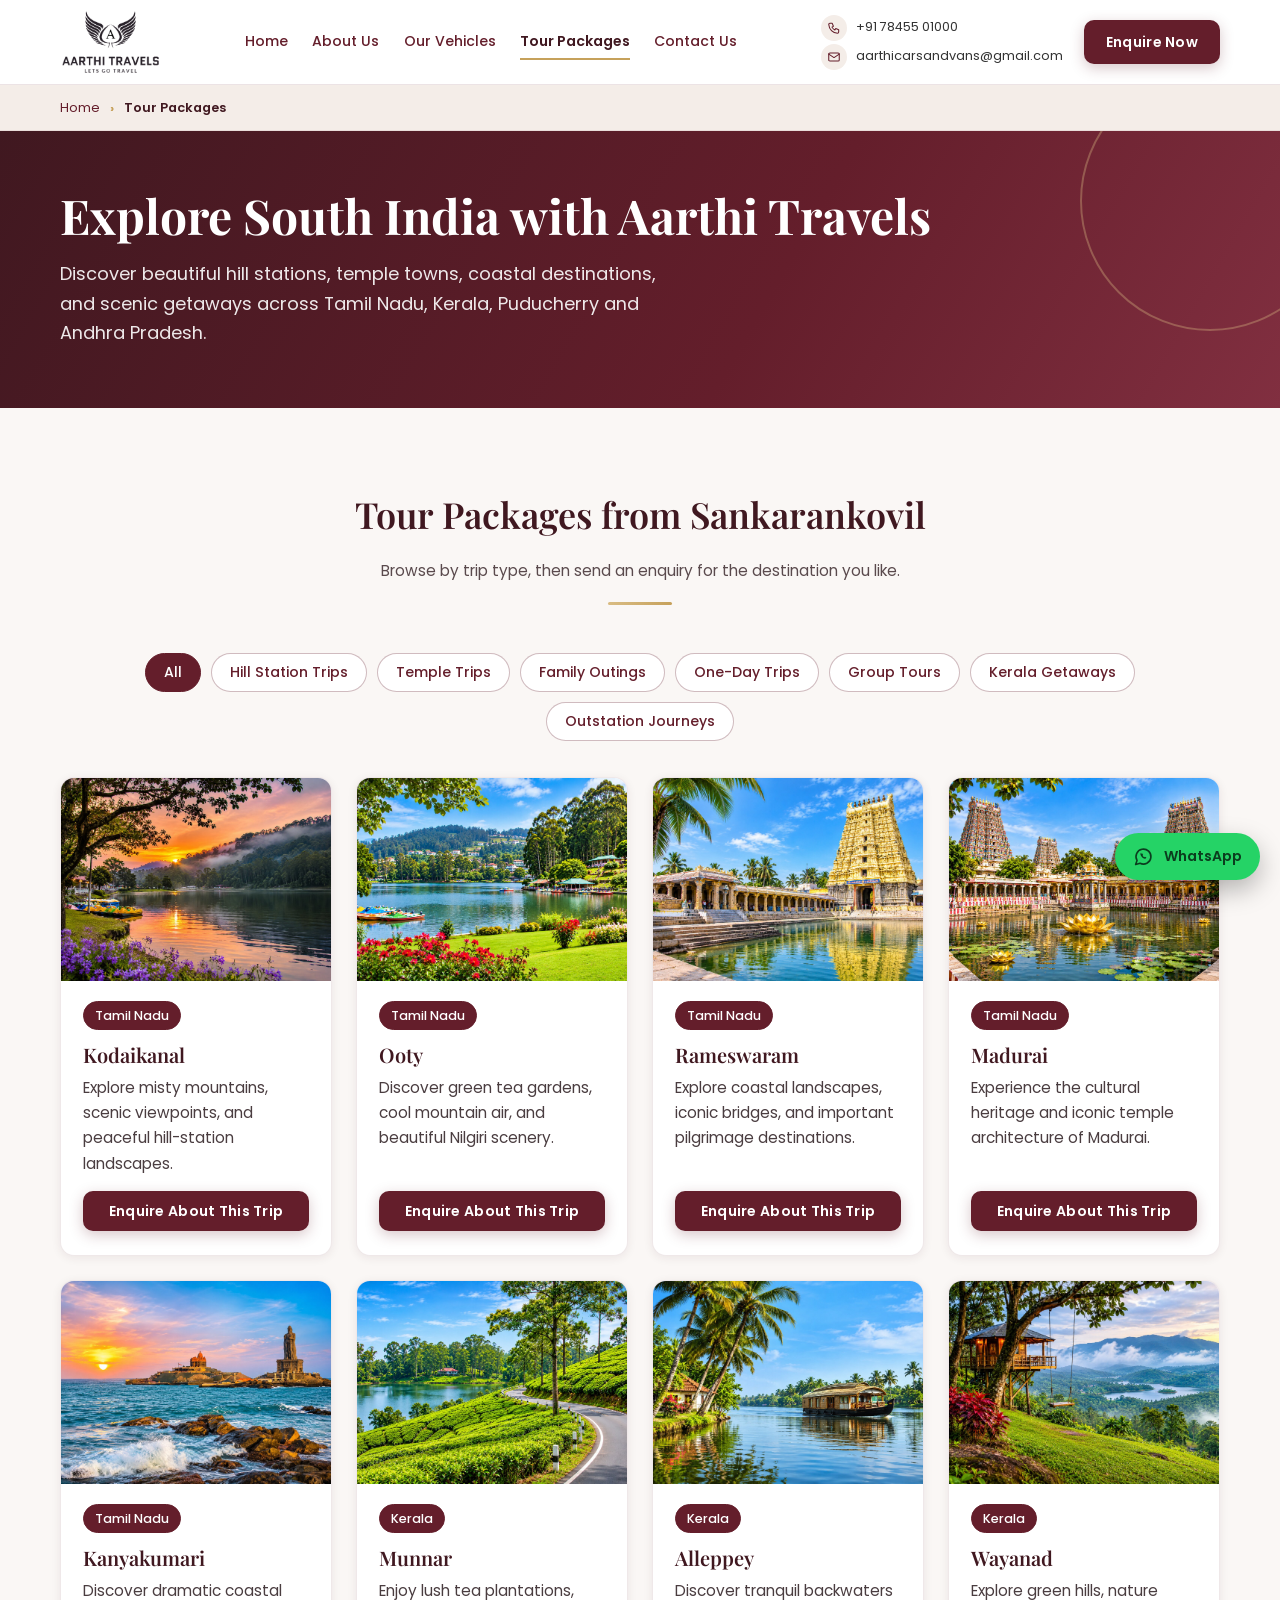
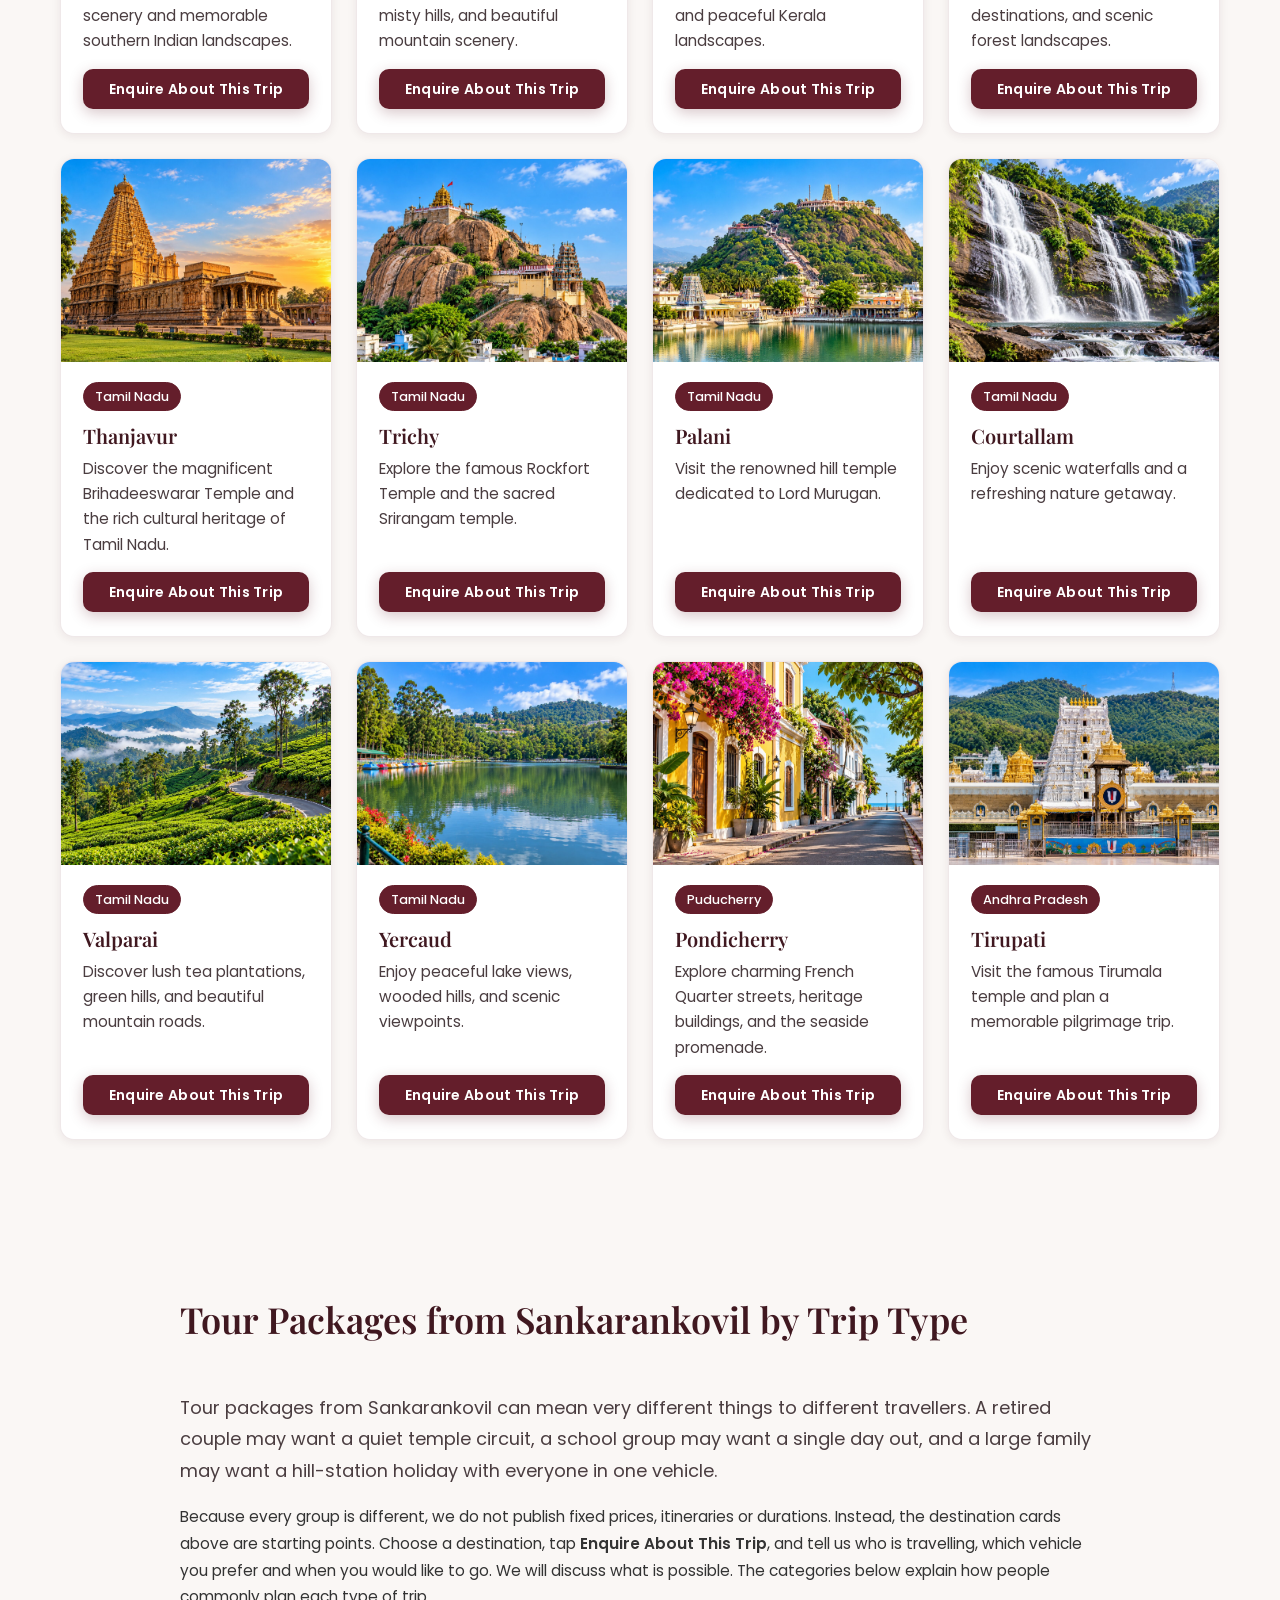
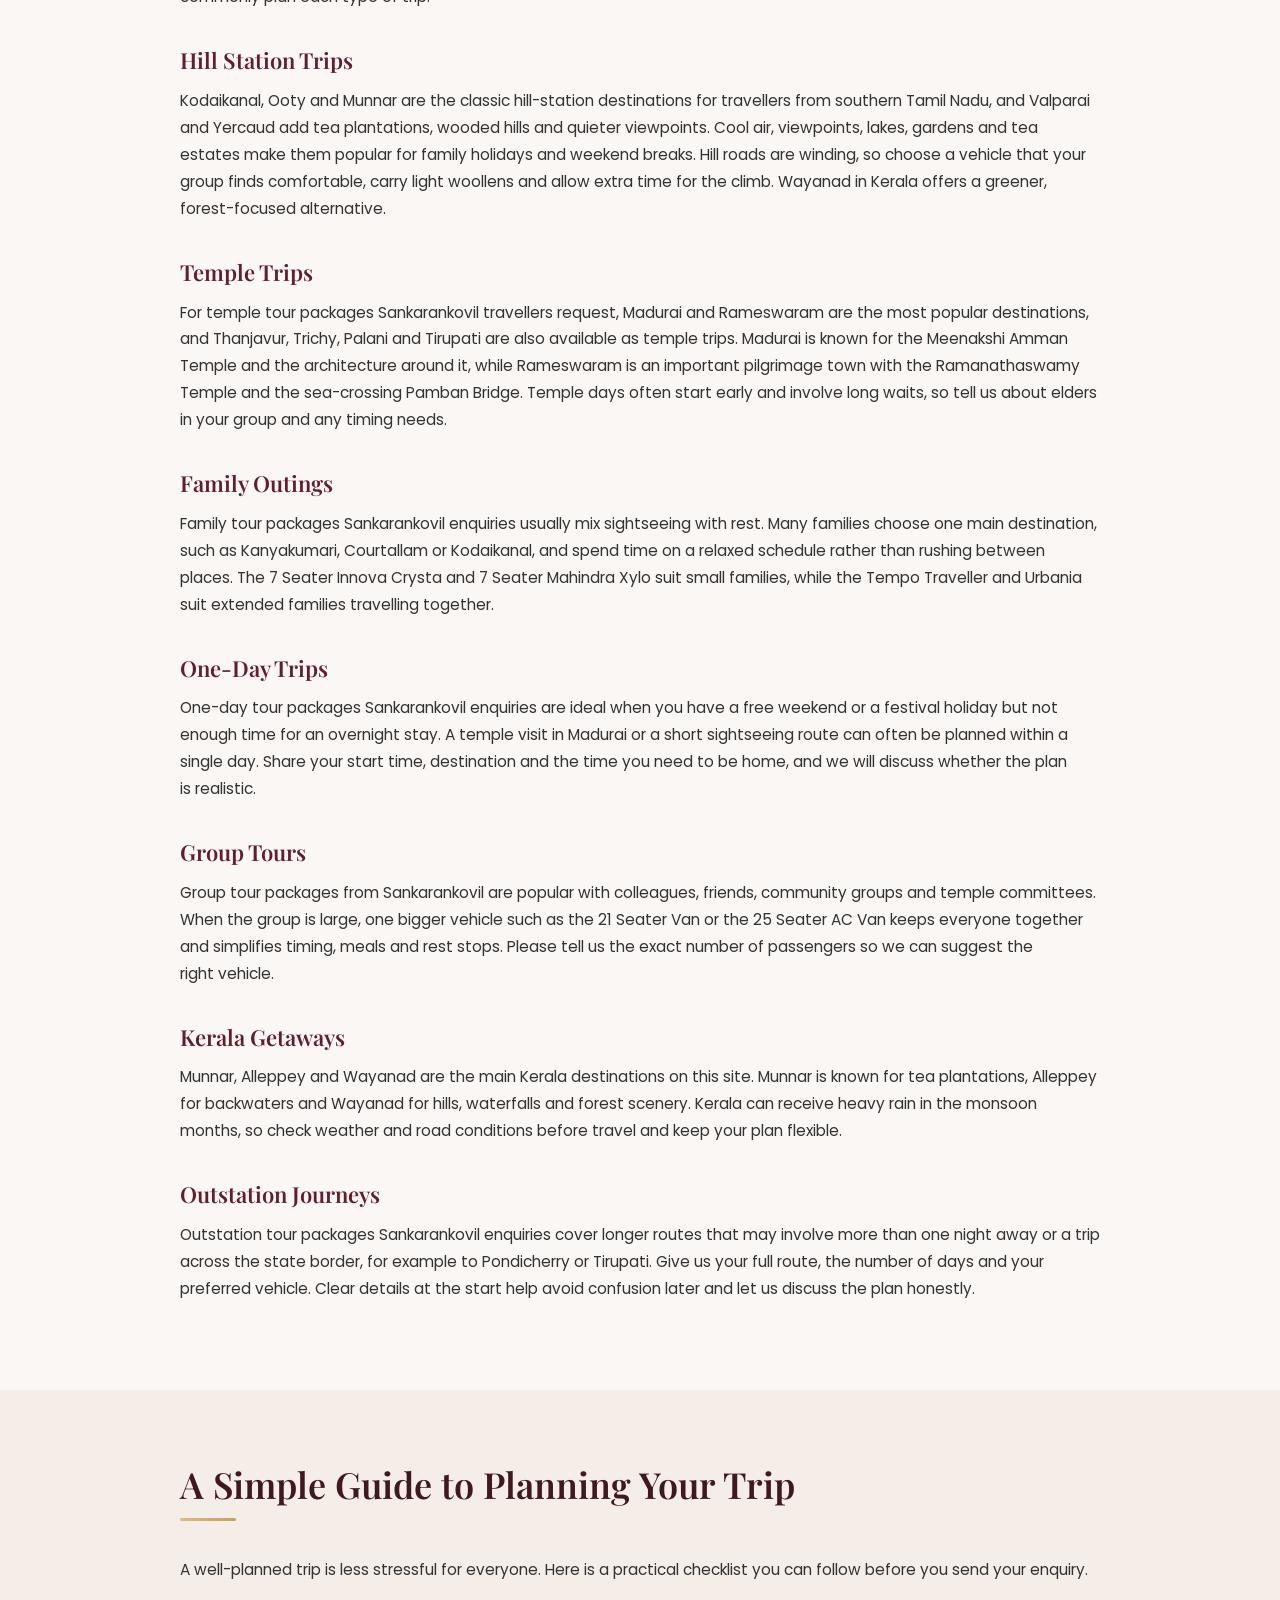
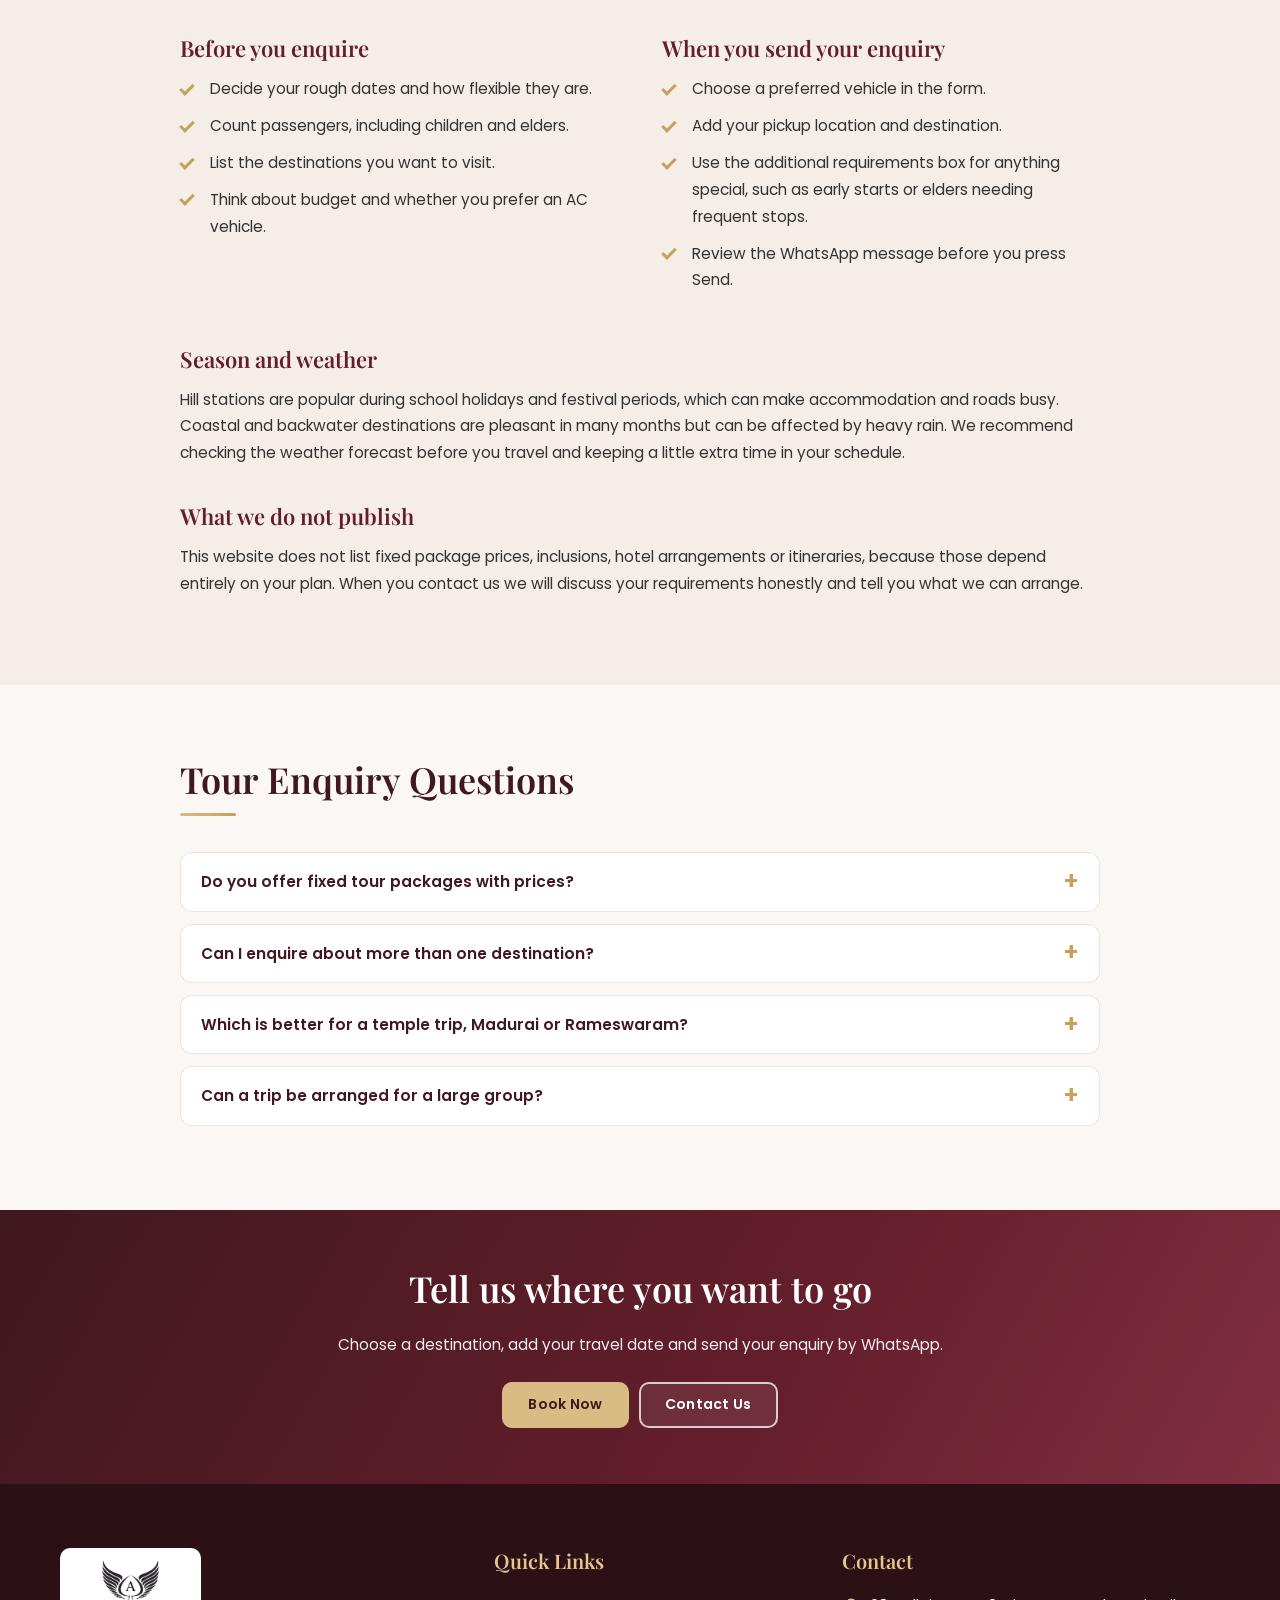
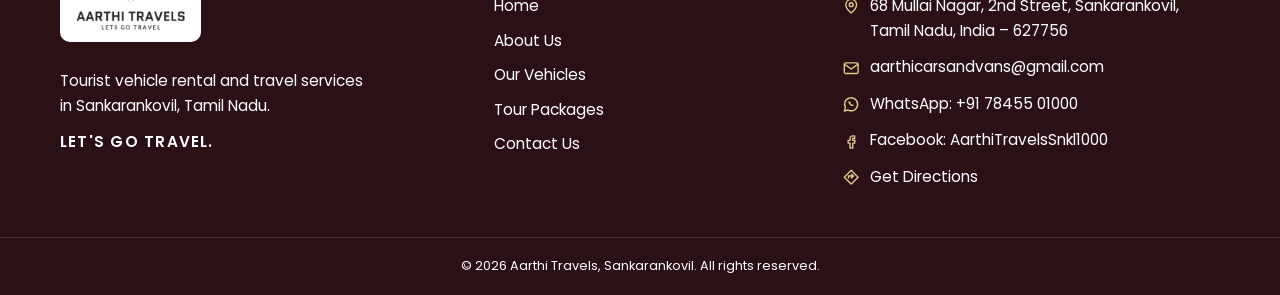
<file: tour-packages.html>
<!DOCTYPE html>
<html lang="en">
<head>
<meta charset="utf-8">
<meta name="viewport" content="width=device-width, initial-scale=1">
<title>Tour Packages from Sankarankovil | Tamil Nadu &amp; Kerala | Aarthi Travels</title>
<meta name="description" content="Family, temple, one-day and group tour enquiries from Sankarankovil to Kodaikanal, Ooty, Munnar, Rameswaram, Madurai, Kanyakumari, Alleppey and Wayanad.">
<meta name="keywords" content="Tour packages from Sankarankovil, Family tour packages Sankarankovil, One-day tour packages Sankarankovil, Temple tour packages Sankarankovil, Group tour packages from Sankarankovil, Outstation tour packages Sankarankovil">
<meta name="theme-color" content="#641E2B">
<meta property="og:type" content="website"><meta property="og:site_name" content="Aarthi Travels">
<meta property="og:title" content="Tour Packages from Sankarankovil | Tamil Nadu &amp;amp; Kerala | Aarthi Travels"><meta property="og:description" content="Family, temple, one-day and group tour enquiries from Sankarankovil to Kodaikanal, Ooty, Munnar, Rameswaram, Madurai, Kanyakumari, Alleppey and Wayanad."><meta property="og:locale" content="en_IN">
<meta name="twitter:card" content="summary_large_image"><meta name="twitter:title" content="Tour Packages from Sankarankovil | Tamil Nadu &amp;amp; Kerala | Aarthi Travels"><meta name="twitter:description" content="Family, temple, one-day and group tour enquiries from Sankarankovil to Kodaikanal, Ooty, Munnar, Rameswaram, Madurai, Kanyakumari, Alleppey and Wayanad.">
<!-- Add og:image / og:url / canonical once the production domain is known (see README). -->
<link rel="icon" type="image/svg+xml" href="images/icons/favicon.svg">
<link rel="preconnect" href="https://fonts.googleapis.com"><link rel="preconnect" href="https://fonts.gstatic.com" crossorigin>
<link href="https://fonts.googleapis.com/css2?family=Playfair+Display:wght@600;700&family=Poppins:wght@400;500;600&display=swap" rel="stylesheet">
<link rel="stylesheet" href="css/style.css?v=20261030"><link rel="stylesheet" href="css/responsive.css?v=20261030"><link rel="stylesheet" href="css/animations.css?v=20261030">
<script>document.documentElement.classList.add('js');setTimeout(function(){if(!window.__aarthiAnim)document.documentElement.classList.remove('js')},4000);</script>
<script type="application/ld+json">{"@context": "https://schema.org", "@type": "TravelAgency", "name": "Aarthi Travels", "slogan": "LETS GO TRAVEL", "description": "Tourist vehicle rental and travel service in Sankarankovil, Tamil Nadu — vans, Urbania, Tempo Traveller and 7-seater cars for family, group and outstation travel.", "email": "aarthicarsandvans@gmail.com", "telephone": "+917845501000", "address": {"@type": "PostalAddress", "streetAddress": "68 Mullai Nagar, 2nd Street", "addressLocality": "Sankarankovil", "addressRegion": "Tamil Nadu", "postalCode": "627756", "addressCountry": "IN"}, "areaServed": ["Tamil Nadu", "Kerala"], "sameAs": ["https://www.facebook.com/AarthiTravelsSnkl1000"]}</script>
<script type="application/ld+json">{"@context": "https://schema.org", "@type": "BreadcrumbList", "itemListElement": [{"@type": "ListItem", "position": 1, "name": "Home", "item": "https://YOUR-DOMAIN/index.html"}, {"@type": "ListItem", "position": 2, "name": "Tour Packages"}]}</script>
</head>
<body>
<a class="skip-link" href="#main">Skip to main content</a>
<header class="site-header">
  <div class="container header-inner">
    <a class="logo" href="index.html" aria-label="Aarthi Travels — home"><img src="images/logo/aarthi-travels-logo.png" alt="Aarthi Travels logo — Lets Go Travel" width="585" height="382"></a>
    <button class="nav-toggle" type="button" aria-expanded="false" aria-controls="main-nav" aria-label="Open menu"><span class="bars"></span></button>
    <nav class="main-nav" id="main-nav" aria-label="Main navigation"><ul><li><a href="index.html">Home</a></li><li><a href="about.html">About Us</a></li><li><a href="vehicles.html">Our Vehicles</a></li><li><a href="tour-packages.html" aria-current="page">Tour Packages</a></li><li><a href="contact.html">Contact Us</a></li><li class="nav-cta-mobile"><button type="button" class="btn btn-primary" data-open-booking>Enquire Now</button></li></ul></nav>
    <div class="header-actions"><div class="header-contact"><a class="hc hc-call" href="tel:+917845501000"><span class="hc-icon"><svg class="icon" viewBox="0 0 24 24" aria-hidden="true"><path d="M5 4h4l2 5-2.5 1.5a11 11 0 0 0 5 5L15 13l5 2v4a2 2 0 0 1-2 2A16 16 0 0 1 3 6a2 2 0 0 1 2-2z"/></svg></span><span class="hc-text"><span class="hc-label">Call Us</span><span class="hc-value">+91 78455 01000</span></span></a><a class="hc hc-mail" href="mailto:aarthicarsandvans@gmail.com"><span class="hc-icon"><svg class="icon" viewBox="0 0 24 24" aria-hidden="true"><rect x="3" y="5" width="18" height="14" rx="2"/><path d="M3 7l9 6 9-6"/></svg></span><span class="hc-text"><span class="hc-label">Email</span><span class="hc-value">aarthicarsandvans@<wbr>gmail.com</span></span></a></div><button type="button" class="btn btn-primary header-enquire" data-open-booking>Enquire Now</button></div>
  </div>
</header><nav class="breadcrumb" aria-label="Breadcrumb"><div class="container"><ol>
  <li><a href="index.html">Home</a></li><li><span aria-current="page">Tour Packages</span></li></ol></div></nav>
<main id="main">
<section class="page-banner"><div class="container"><h1>Explore South India with Aarthi Travels</h1><p>Discover beautiful hill stations, temple towns, coastal destinations, and scenic getaways across Tamil Nadu, Kerala, Puducherry and Andhra Pradesh.</p></div></section>
<section class="section"><div class="container">
 <div class="section-head reveal"><h2>Tour Packages from Sankarankovil</h2><p>Browse by trip type, then send an enquiry for the destination you like.</p></div>
 <ul class="filter-bar" aria-label="Filter destinations by trip type"><li><button type="button" class="filter-btn" data-filter="all" aria-pressed="true">All</button></li><li><button type="button" class="filter-btn" data-filter="hill" aria-pressed="false">Hill Station Trips</button></li><li><button type="button" class="filter-btn" data-filter="temple" aria-pressed="false">Temple Trips</button></li><li><button type="button" class="filter-btn" data-filter="family" aria-pressed="false">Family Outings</button></li><li><button type="button" class="filter-btn" data-filter="oneday" aria-pressed="false">One-Day Trips</button></li><li><button type="button" class="filter-btn" data-filter="group" aria-pressed="false">Group Tours</button></li><li><button type="button" class="filter-btn" data-filter="kerala" aria-pressed="false">Kerala Getaways</button></li><li><button type="button" class="filter-btn" data-filter="outstation" aria-pressed="false">Outstation Journeys</button></li></ul>
 <p class="sr-only" id="filter-count" role="status" aria-live="polite"></p>
 <div class="grid grid-dest" id="dest-grid">
<article class="card tilt" data-categories="hill family group outstation" id="kodaikanal">
  <div class="card-img"><img src="images/destinations/kodaikanal.jpg" alt="Kodaikanal, Tamil Nadu — tourist destination" width="900" height="675" loading="lazy"></div>
  <div class="card-body">
    <ul class="chips"><li class="chip state">Tamil Nadu</li></ul>
    <h3>Kodaikanal</h3><p>Explore misty mountains, scenic viewpoints, and peaceful hill-station landscapes.</p><button type="button" class="btn btn-primary btn-sm push" data-open-booking data-destination="Kodaikanal">Enquire About This Trip<span class="sr-only"> to Kodaikanal</span></button>
  </div>
</article>
<article class="card tilt" data-categories="hill family group outstation" id="ooty">
  <div class="card-img"><img src="images/destinations/ooty.jpg" alt="Ooty, Tamil Nadu — tourist destination" width="900" height="675" loading="lazy"></div>
  <div class="card-body">
    <ul class="chips"><li class="chip state">Tamil Nadu</li></ul>
    <h3>Ooty</h3><p>Discover green tea gardens, cool mountain air, and beautiful Nilgiri scenery.</p><button type="button" class="btn btn-primary btn-sm push" data-open-booking data-destination="Ooty">Enquire About This Trip<span class="sr-only"> to Ooty</span></button>
  </div>
</article>
<article class="card tilt" data-categories="temple family group outstation" id="rameswaram">
  <div class="card-img"><img src="images/destinations/rameswaram.jpg" alt="Rameswaram, Tamil Nadu — tourist destination" width="900" height="675" loading="lazy"></div>
  <div class="card-body">
    <ul class="chips"><li class="chip state">Tamil Nadu</li></ul>
    <h3>Rameswaram</h3><p>Explore coastal landscapes, iconic bridges, and important pilgrimage destinations.</p><button type="button" class="btn btn-primary btn-sm push" data-open-booking data-destination="Rameswaram">Enquire About This Trip<span class="sr-only"> to Rameswaram</span></button>
  </div>
</article>
<article class="card tilt" data-categories="temple family oneday" id="madurai">
  <div class="card-img"><img src="images/destinations/madurai.jpg" alt="Madurai, Tamil Nadu — tourist destination" width="900" height="675" loading="lazy"></div>
  <div class="card-body">
    <ul class="chips"><li class="chip state">Tamil Nadu</li></ul>
    <h3>Madurai</h3><p>Experience the cultural heritage and iconic temple architecture of Madurai.</p><button type="button" class="btn btn-primary btn-sm push" data-open-booking data-destination="Madurai">Enquire About This Trip<span class="sr-only"> to Madurai</span></button>
  </div>
</article>
<article class="card tilt" data-categories="family group outstation" id="kanyakumari">
  <div class="card-img"><img src="images/destinations/kanyakumari.jpg" alt="Kanyakumari, Tamil Nadu — tourist destination" width="900" height="675" loading="lazy"></div>
  <div class="card-body">
    <ul class="chips"><li class="chip state">Tamil Nadu</li></ul>
    <h3>Kanyakumari</h3><p>Discover dramatic coastal scenery and memorable southern Indian landscapes.</p><button type="button" class="btn btn-primary btn-sm push" data-open-booking data-destination="Kanyakumari">Enquire About This Trip<span class="sr-only"> to Kanyakumari</span></button>
  </div>
</article>
<article class="card tilt" data-categories="hill kerala family outstation" id="munnar">
  <div class="card-img"><img src="images/destinations/munnar.jpg" alt="Munnar, Kerala — tourist destination" width="900" height="675" loading="lazy"></div>
  <div class="card-body">
    <ul class="chips"><li class="chip state">Kerala</li></ul>
    <h3>Munnar</h3><p>Enjoy lush tea plantations, misty hills, and beautiful mountain scenery.</p><button type="button" class="btn btn-primary btn-sm push" data-open-booking data-destination="Munnar">Enquire About This Trip<span class="sr-only"> to Munnar</span></button>
  </div>
</article>
<article class="card tilt" data-categories="kerala family group outstation" id="alleppey">
  <div class="card-img"><img src="images/destinations/alleppey.jpg" alt="Alleppey, Kerala — tourist destination" width="900" height="675" loading="lazy"></div>
  <div class="card-body">
    <ul class="chips"><li class="chip state">Kerala</li></ul>
    <h3>Alleppey</h3><p>Discover tranquil backwaters and peaceful Kerala landscapes.</p><button type="button" class="btn btn-primary btn-sm push" data-open-booking data-destination="Alleppey">Enquire About This Trip<span class="sr-only"> to Alleppey</span></button>
  </div>
</article>
<article class="card tilt" data-categories="hill kerala family outstation" id="wayanad">
  <div class="card-img"><img src="images/destinations/wayanad.jpg" alt="Wayanad, Kerala — tourist destination" width="900" height="675" loading="lazy"></div>
  <div class="card-body">
    <ul class="chips"><li class="chip state">Kerala</li></ul>
    <h3>Wayanad</h3><p>Explore green hills, nature destinations, and scenic forest landscapes.</p><button type="button" class="btn btn-primary btn-sm push" data-open-booking data-destination="Wayanad">Enquire About This Trip<span class="sr-only"> to Wayanad</span></button>
  </div>
</article>
<article class="card tilt" data-categories="temple group" id="thanjavur">
  <div class="card-img"><img src="images/destinations/thanjavur-temple.jpg" alt="Thanjavur, Tamil Nadu — Brihadeeswarar Temple" width="1448" height="1086" loading="lazy"></div>
  <div class="card-body">
    <ul class="chips"><li class="chip state">Tamil Nadu</li></ul>
    <h3>Thanjavur</h3><p>Discover the magnificent Brihadeeswarar Temple and the rich cultural heritage of Tamil Nadu.</p><button type="button" class="btn btn-primary btn-sm push" data-open-booking data-destination="Thanjavur">Enquire About This Trip<span class="sr-only"> to Thanjavur</span></button>
  </div>
</article>
<article class="card tilt" data-categories="temple group" id="trichy">
  <div class="card-img"><img src="images/destinations/trichy-rockfort-temple.jpg" alt="Trichy, Tamil Nadu — Rockfort Temple" width="1448" height="1086" loading="lazy"></div>
  <div class="card-body">
    <ul class="chips"><li class="chip state">Tamil Nadu</li></ul>
    <h3>Trichy</h3><p>Explore the famous Rockfort Temple and the sacred Srirangam temple.</p><button type="button" class="btn btn-primary btn-sm push" data-open-booking data-destination="Trichy">Enquire About This Trip<span class="sr-only"> to Trichy</span></button>
  </div>
</article>
<article class="card tilt" data-categories="temple" id="palani">
  <div class="card-img"><img src="images/destinations/palani-hill-temple.jpg" alt="Palani, Tamil Nadu — hill temple" width="1448" height="1086" loading="lazy"></div>
  <div class="card-body">
    <ul class="chips"><li class="chip state">Tamil Nadu</li></ul>
    <h3>Palani</h3><p>Visit the renowned hill temple dedicated to Lord Murugan.</p><button type="button" class="btn btn-primary btn-sm push" data-open-booking data-destination="Palani">Enquire About This Trip<span class="sr-only"> to Palani</span></button>
  </div>
</article>
<article class="card tilt" data-categories="family oneday" id="courtallam">
  <div class="card-img"><img src="images/destinations/courtallam-waterfalls.jpg" alt="Courtallam, Tamil Nadu — waterfalls" width="1448" height="1086" loading="lazy"></div>
  <div class="card-body">
    <ul class="chips"><li class="chip state">Tamil Nadu</li></ul>
    <h3>Courtallam</h3><p>Enjoy scenic waterfalls and a refreshing nature getaway.</p><button type="button" class="btn btn-primary btn-sm push" data-open-booking data-destination="Courtallam">Enquire About This Trip<span class="sr-only"> to Courtallam</span></button>
  </div>
</article>
<article class="card tilt" data-categories="hill family" id="valparai">
  <div class="card-img"><img src="images/destinations/valparai-tea-estates.jpg" alt="Valparai, Tamil Nadu — tea estates" width="1448" height="1086" loading="lazy"></div>
  <div class="card-body">
    <ul class="chips"><li class="chip state">Tamil Nadu</li></ul>
    <h3>Valparai</h3><p>Discover lush tea plantations, green hills, and beautiful mountain roads.</p><button type="button" class="btn btn-primary btn-sm push" data-open-booking data-destination="Valparai">Enquire About This Trip<span class="sr-only"> to Valparai</span></button>
  </div>
</article>
<article class="card tilt" data-categories="hill family" id="yercaud">
  <div class="card-img"><img src="images/destinations/yercaud-lake.jpg" alt="Yercaud, Tamil Nadu — lake and hills" width="1448" height="1086" loading="lazy"></div>
  <div class="card-body">
    <ul class="chips"><li class="chip state">Tamil Nadu</li></ul>
    <h3>Yercaud</h3><p>Enjoy peaceful lake views, wooded hills, and scenic viewpoints.</p><button type="button" class="btn btn-primary btn-sm push" data-open-booking data-destination="Yercaud">Enquire About This Trip<span class="sr-only"> to Yercaud</span></button>
  </div>
</article>
<article class="card tilt" data-categories="outstation family" id="pondicherry">
  <div class="card-img"><img src="images/destinations/pondicherry-french-quarter.jpg" alt="Pondicherry, Puducherry — French Quarter" width="1448" height="1086" loading="lazy"></div>
  <div class="card-body">
    <ul class="chips"><li class="chip state">Puducherry</li></ul>
    <h3>Pondicherry</h3><p>Explore charming French Quarter streets, heritage buildings, and the seaside promenade.</p><button type="button" class="btn btn-primary btn-sm push" data-open-booking data-destination="Pondicherry">Enquire About This Trip<span class="sr-only"> to Pondicherry</span></button>
  </div>
</article>
<article class="card tilt" data-categories="group temple outstation" id="tirupati">
  <div class="card-img"><img src="images/destinations/tirupati-tirumala-temple.jpg" alt="Tirupati, Andhra Pradesh — Tirumala temple" width="1448" height="1086" loading="lazy"></div>
  <div class="card-body">
    <ul class="chips"><li class="chip state">Andhra Pradesh</li></ul>
    <h3>Tirupati</h3><p>Visit the famous Tirumala temple and plan a memorable pilgrimage trip.</p><button type="button" class="btn btn-primary btn-sm push" data-open-booking data-destination="Tirupati">Enquire About This Trip<span class="sr-only"> to Tirupati</span></button>
  </div>
</article>
 </div>
</div></section><section class="content-section"><div class="container"><h2>Tour Packages from Sankarankovil by Trip Type</h2>
<p class="lead">Tour packages from Sankarankovil can mean very different things to different travellers. A retired couple may want a quiet temple circuit, a school group may want a single day out, and a large family may want a hill-station holiday with everyone in one vehicle.</p>
<p>Because every group is different, we do not publish fixed prices, itineraries or durations. Instead, the destination cards above are starting points. Choose a destination, tap <strong>Enquire About This Trip</strong>, and tell us who is travelling, which vehicle you prefer and when you would like to go. We will discuss what is possible. The categories below explain how people commonly plan each type of trip.</p><h3>Hill Station Trips</h3><p>Kodaikanal, Ooty and Munnar are the classic hill-station destinations for travellers from southern Tamil Nadu, and Valparai and Yercaud add tea plantations, wooded hills and quieter viewpoints. Cool air, viewpoints, lakes, gardens and tea estates make them popular for family holidays and weekend breaks. Hill roads are winding, so choose a vehicle that your group finds comfortable, carry light woollens and allow extra time for the climb. Wayanad in Kerala offers a greener, forest-focused alternative.</p><h3>Temple Trips</h3><p>For temple tour packages Sankarankovil travellers request, Madurai and Rameswaram are the most popular destinations, and Thanjavur, Trichy, Palani and Tirupati are also available as temple trips. Madurai is known for the Meenakshi Amman Temple and the architecture around it, while Rameswaram is an important pilgrimage town with the Ramanathaswamy Temple and the sea-crossing Pamban Bridge. Temple days often start early and involve long waits, so tell us about elders in your group and any timing needs.</p><h3>Family Outings</h3><p>Family tour packages Sankarankovil enquiries usually mix sightseeing with rest. Many families choose one main destination, such as Kanyakumari, Courtallam or Kodaikanal, and spend time on a relaxed schedule rather than rushing between places. The 7 Seater Innova Crysta and 7 Seater Mahindra Xylo suit small families, while the Tempo Traveller and Urbania suit extended families travelling together.</p><h3>One-Day Trips</h3><p>One-day tour packages Sankarankovil enquiries are ideal when you have a free weekend or a festival holiday but not enough time for an overnight stay. A temple visit in Madurai or a short sightseeing route can often be planned within a single day. Share your start time, destination and the time you need to be home, and we will discuss whether the plan is realistic.</p><h3>Group Tours</h3><p>Group tour packages from Sankarankovil are popular with colleagues, friends, community groups and temple committees. When the group is large, one bigger vehicle such as the 21 Seater Van or the 25 Seater AC Van keeps everyone together and simplifies timing, meals and rest stops. Please tell us the exact number of passengers so we can suggest the right vehicle.</p><h3>Kerala Getaways</h3><p>Munnar, Alleppey and Wayanad are the main Kerala destinations on this site. Munnar is known for tea plantations, Alleppey for backwaters and Wayanad for hills, waterfalls and forest scenery. Kerala can receive heavy rain in the monsoon months, so check weather and road conditions before travel and keep your plan flexible.</p><h3>Outstation Journeys</h3><p>Outstation tour packages Sankarankovil enquiries cover longer routes that may involve more than one night away or a trip across the state border, for example to Pondicherry or Tirupati. Give us your full route, the number of days and your preferred vehicle. Clear details at the start help avoid confusion later and let us discuss the plan honestly.</p></div></section><section class="content-section alt"><div class="container"><h2>A Simple Guide to Planning Your Trip</h2>
<p>A well-planned trip is less stressful for everyone. Here is a practical checklist you can follow before you send your enquiry.</p>
<div class="two-col"><div><h3>Before you enquire</h3><ul class="tick-list"><li>Decide your rough dates and how flexible they are.</li><li>Count passengers, including children and elders.</li><li>List the destinations you want to visit.</li><li>Think about budget and whether you prefer an AC vehicle.</li></ul></div>
<div><h3>When you send your enquiry</h3><ul class="tick-list"><li>Choose a preferred vehicle in the form.</li><li>Add your pickup location and destination.</li><li>Use the additional requirements box for anything special, such as early starts or elders needing frequent stops.</li><li>Review the WhatsApp message before you press Send.</li></ul></div></div>
<h3>Season and weather</h3>
<p>Hill stations are popular during school holidays and festival periods, which can make accommodation and roads busy. Coastal and backwater destinations are pleasant in many months but can be affected by heavy rain. We recommend checking the weather forecast before you travel and keeping a little extra time in your schedule.</p>
<h3>What we do not publish</h3>
<p>This website does not list fixed package prices, inclusions, hotel arrangements or itineraries, because those depend entirely on your plan. When you contact us we will discuss your requirements honestly and tell you what we can arrange.</p></div></section><section class="content-section"><div class="container"><h2>Tour Enquiry Questions</h2><details class="faq"><summary>Do you offer fixed tour packages with prices?</summary><div class="faq-body"><p>We do not publish fixed prices or itineraries online. Choose a destination, send an enquiry and we will discuss what suits your group.</p></div></details><details class="faq"><summary>Can I enquire about more than one destination?</summary><div class="faq-body"><p>Yes. Mention every place you would like to visit in the additional requirements box or in WhatsApp.</p></div></details><details class="faq"><summary>Which is better for a temple trip, Madurai or Rameswaram?</summary><div class="faq-body"><p>Both are important temple destinations. Madurai is a good fit for a shorter visit, while Rameswaram usually needs more time. Tell us your timings and we can discuss the plan.</p></div></details><details class="faq"><summary>Can a trip be arranged for a large group?</summary><div class="faq-body"><p>You can enquire for groups up to the capacity of our largest vehicle, the 25 Seater AC Van. Share your passenger count so we can suggest the right option.</p></div></details></div></section><section class="cta-band"><div class="container"><h2>Tell us where you want to go</h2><p>Choose a destination, add your travel date and send your enquiry by WhatsApp.</p><button type="button" class="btn btn-gold" data-open-booking>Book Now</button><a class="btn btn-ghost-light" href="contact.html">Contact Us</a></div></section>
</main>
<footer class="site-footer">
  <div class="container footer-grid">
    <div class="footer-brand"><a class="footer-logo" href="index.html" aria-label="Aarthi Travels — home"><img src="images/logo/aarthi-travels-logo.png" alt="Aarthi Travels logo" width="585" height="382" loading="lazy"></a>
      <p class="footer-desc">Tourist vehicle rental and travel services in Sankarankovil, Tamil Nadu.</p>
      <p class="footer-tagline">LET'S GO TRAVEL.</p></div>
    <nav class="footer-links" aria-label="Quick Links"><h2>Quick Links</h2><ul><li><a href="index.html">Home</a></li><li><a href="about.html">About Us</a></li><li><a href="vehicles.html">Our Vehicles</a></li><li><a href="tour-packages.html">Tour Packages</a></li><li><a href="contact.html">Contact Us</a></li></ul></nav>
    <div class="footer-contact"><h2>Contact</h2>
      <ul class="footer-contact-list">
      <li><svg class="icon" viewBox="0 0 24 24" aria-hidden="true"><path d="M12 21s7-6.2 7-11a7 7 0 1 0-14 0c0 4.800 7 11 7 11z"/><circle cx="12" cy="10" r="2.500"/></svg><address>68 Mullai Nagar, 2nd Street, Sankarankovil, Tamil Nadu, India – 627756</address></li>
      <li><svg class="icon" viewBox="0 0 24 24" aria-hidden="true"><rect x="3" y="5" width="18" height="14" rx="2"/><path d="M3.500 7l8.500 6 8.500-6"/></svg><a href="mailto:aarthicarsandvans@gmail.com">aarthicarsandvans@gmail.com</a></li>
      <li><svg class="icon" viewBox="0 0 24 24" aria-hidden="true"><path d="M3 21l1.6-4.6A8.5 8.5 0 1 1 8 19.6z"/><path class="fill" d="M9.2 7.8c-.4.4-.9 1-.7 2 .3 1.5 1.7 3.2 3.2 4.1 1.1.6 2 .6 2.600.3.5-.3.9-.9.9-1.200l-1.700-.9-.7.6a3.400 3.400 0 0 1-1.900-1.800l.6-.7-.9-1.700c-.4 0-1.100.1-1.400.3z"/></svg><a href="https://wa.me/917845501000" target="_blank" rel="noopener">WhatsApp: +91 78455 01000</a></li>
      <li><svg class="icon" viewBox="0 0 24 24" aria-hidden="true"><path d="M14 8.500h2.500V5H14a3.500 3.500 0 0 0-3.500 3.500V11H8v3.500h2.500V21H14v-6.500h2.500L17 11h-3V8.500a.5.5 0 0 1 .5-.5z"/></svg><a href="https://www.facebook.com/AarthiTravelsSnkl1000" target="_blank" rel="noopener">Facebook: AarthiTravelsSnkl1000</a></li>
      <li><svg class="icon" viewBox="0 0 24 24" aria-hidden="true"><path d="M12 3l9 9-9 9-9-9z"/><path d="M8.500 13v-2.500H15M12.500 8l2.500 2.500-2.500 2.500"/></svg><a href="https://www.google.com/maps/dir/?api=1&destination=68%20Mullai%20Nagar%2C%202nd%20Street%2C%20Sankarankovil%2C%20Tamil%20Nadu%20627756%2C%20India" target="_blank" rel="noopener">Get Directions</a></li></ul></div>
  </div>
  <div class="footer-bottom"><div class="container"><p>&copy; <span data-year>2026</span> Aarthi Travels, Sankarankovil. All rights reserved.</p></div></div>
</footer>
<dialog class="booking-dialog" id="booking-dialog" aria-labelledby="booking-title">
  <div class="dialog-head"><div><h2 id="booking-title">Booking Enquiry</h2><p id="booking-vehicle-label">Choose a vehicle and share your travel details.</p></div>
    <button type="button" class="dialog-close" data-close-booking aria-label="Close booking enquiry form">&times;</button></div>
  <div class="dialog-body"><form data-enquiry-form novalidate>
  <div class="form-grid">
    <div class="field"><label for="bk-name">Full Name <span class="req" aria-hidden="true">*</span><span class="sr-only">(required)</span></label><input id="bk-name" name="name" type="text" required aria-describedby="bk-name-error" autocomplete="name"><div class="error" id="bk-name-error" role="alert"></div></div>
    <div class="field"><label for="bk-phone">Phone Number <span class="req" aria-hidden="true">*</span><span class="sr-only">(required)</span></label><input id="bk-phone" name="phone" type="tel" required aria-describedby="bk-phone-error" autocomplete="tel" inputmode="tel" placeholder="e.g. 98765 43210"><div class="error" id="bk-phone-error" role="alert"></div></div>
    <div class="field full"><label for="bk-email">Email Address <span class="optional">(optional)</span></label><input id="bk-email" name="email" type="email" aria-describedby="bk-email-error" autocomplete="email"><div class="error" id="bk-email-error" role="alert"></div></div>
    <div class="field"><label for="bk-pickup">Pickup Location <span class="req" aria-hidden="true">*</span><span class="sr-only">(required)</span></label><input id="bk-pickup" name="pickup" type="text" required aria-describedby="bk-pickup-error" autocomplete="off"><div class="error" id="bk-pickup-error" role="alert"></div></div>
    <div class="field"><label for="bk-destination">Destination <span class="req" aria-hidden="true">*</span><span class="sr-only">(required)</span></label><input id="bk-destination" name="destination" type="text" required aria-describedby="bk-destination-error" autocomplete="off"><div class="error" id="bk-destination-error" role="alert"></div></div>
    <div class="field"><label for="bk-date">Travel Date <span class="req" aria-hidden="true">*</span><span class="sr-only">(required)</span></label><input id="bk-date" name="date" type="date" required aria-describedby="bk-date-error" ><div class="error" id="bk-date-error" role="alert"></div></div>
    <div class="field"><label for="bk-returnDate">Return Date <span class="optional">(optional)</span></label><input id="bk-returnDate" name="returnDate" type="date" aria-describedby="bk-returnDate-error" ><div class="error" id="bk-returnDate-error" role="alert"></div></div>
    <div class="field"><label for="bk-passengers">Number of Passengers <span class="req" aria-hidden="true">*</span><span class="sr-only">(required)</span></label><input id="bk-passengers" name="passengers" type="number" required aria-describedby="bk-passengers-error" min="1" max="60" inputmode="numeric"><div class="error" id="bk-passengers-error" role="alert"></div></div>
    <div class="field"><label for="bk-vehicle">Preferred Vehicle <span class="req" aria-hidden="true">*</span><span class="sr-only">(required)</span></label>
      <select id="bk-vehicle" name="vehicle" required aria-describedby="bk-vehicle-error"><option value="">Select a vehicle</option><option value="16 Seater Urbania">16 Seater Urbania</option><option value="13 Seater Tempo Traveller">13 Seater Tempo Traveller</option><option value="25 Seater AC Van">25 Seater AC Van</option><option value="21 Seater Van">21 Seater Van</option><option value="7 Seater Innova Crysta">7 Seater Innova Crysta</option><option value="7 Seater Mahindra Xylo">7 Seater Mahindra Xylo</option></select><div class="error" id="bk-vehicle-error" role="alert"></div></div>
    <div class="field full"><label for="bk-notes">Additional Requirements <span class="optional">(optional)</span></label><textarea id="bk-notes" name="notes" rows="3"></textarea></div>
  </div>
  <div class="form-actions">
    <button type="submit" class="btn btn-primary" data-channel="whatsapp"><svg class="icon" viewBox="0 0 24 24" aria-hidden="true"><path d="M3 21l1.6-4.6A8.5 8.5 0 1 1 8 19.6z"/><path class="fill" d="M9.2 7.8c-.4.4-.9 1-.7 2 .3 1.5 1.7 3.2 3.2 4.1 1.1.6 2 .6 2.600.3.5-.3.9-.9.9-1.200l-1.700-.9-.7.6a3.400 3.400 0 0 1-1.900-1.800l.6-.7-.9-1.700c-.4 0-1.100.1-1.400.3z"/></svg> Send Enquiry on WhatsApp</button>
    <button type="submit" class="btn btn-outline" data-channel="email">Send by Email</button>
  </div>
  <div class="form-status" role="status" aria-live="polite" hidden></div>
  <p class="form-help">This is an enquiry, not a confirmed booking. Your message opens in WhatsApp or your email app so you can review it before sending. Aarthi Travels will confirm availability and details with you.</p>
</form></div>
</dialog>
<a class="wa-float" href="https://wa.me/917845501000" target="_blank" rel="noopener" aria-label="Chat with Aarthi Travels on WhatsApp"><svg class="icon" viewBox="0 0 24 24" aria-hidden="true"><path d="M3 21l1.6-4.6A8.5 8.5 0 1 1 8 19.6z"/><path class="fill" d="M9.2 7.8c-.4.4-.9 1-.7 2 .3 1.5 1.7 3.2 3.2 4.1 1.1.6 2 .6 2.600.3.5-.3.9-.9.9-1.200l-1.700-.9-.7.6a3.400 3.400 0 0 1-1.900-1.800l.6-.7-.9-1.700c-.4 0-1.100.1-1.400.3z"/></svg><span>WhatsApp</span></a>
<script src="js/main.js?v=20261030" defer></script><script src="js/navigation.js?v=20261030" defer></script><script src="js/vehicle-booking.js?v=20261030" defer></script><script src="js/contact-form.js?v=20261030" defer></script><script src="js/animations.js?v=20261030" defer></script>
</body>
</html>
</file>
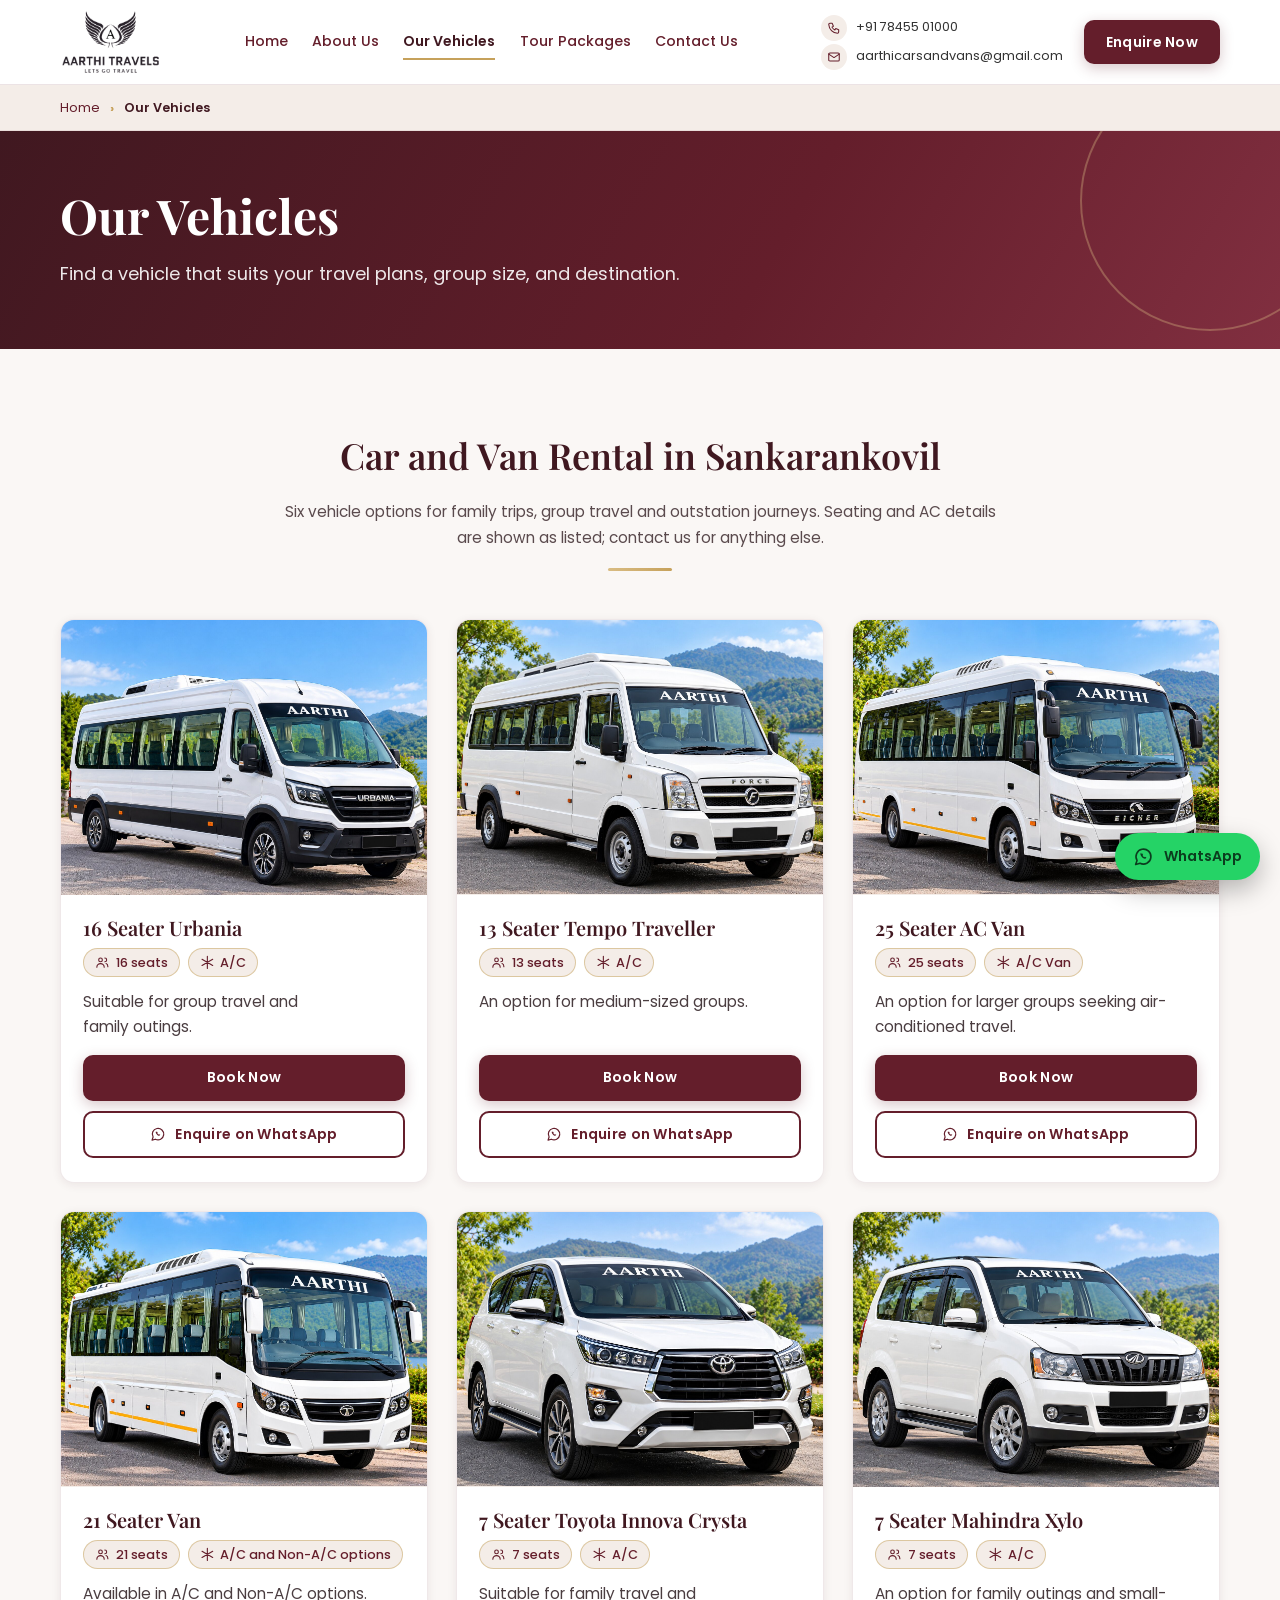
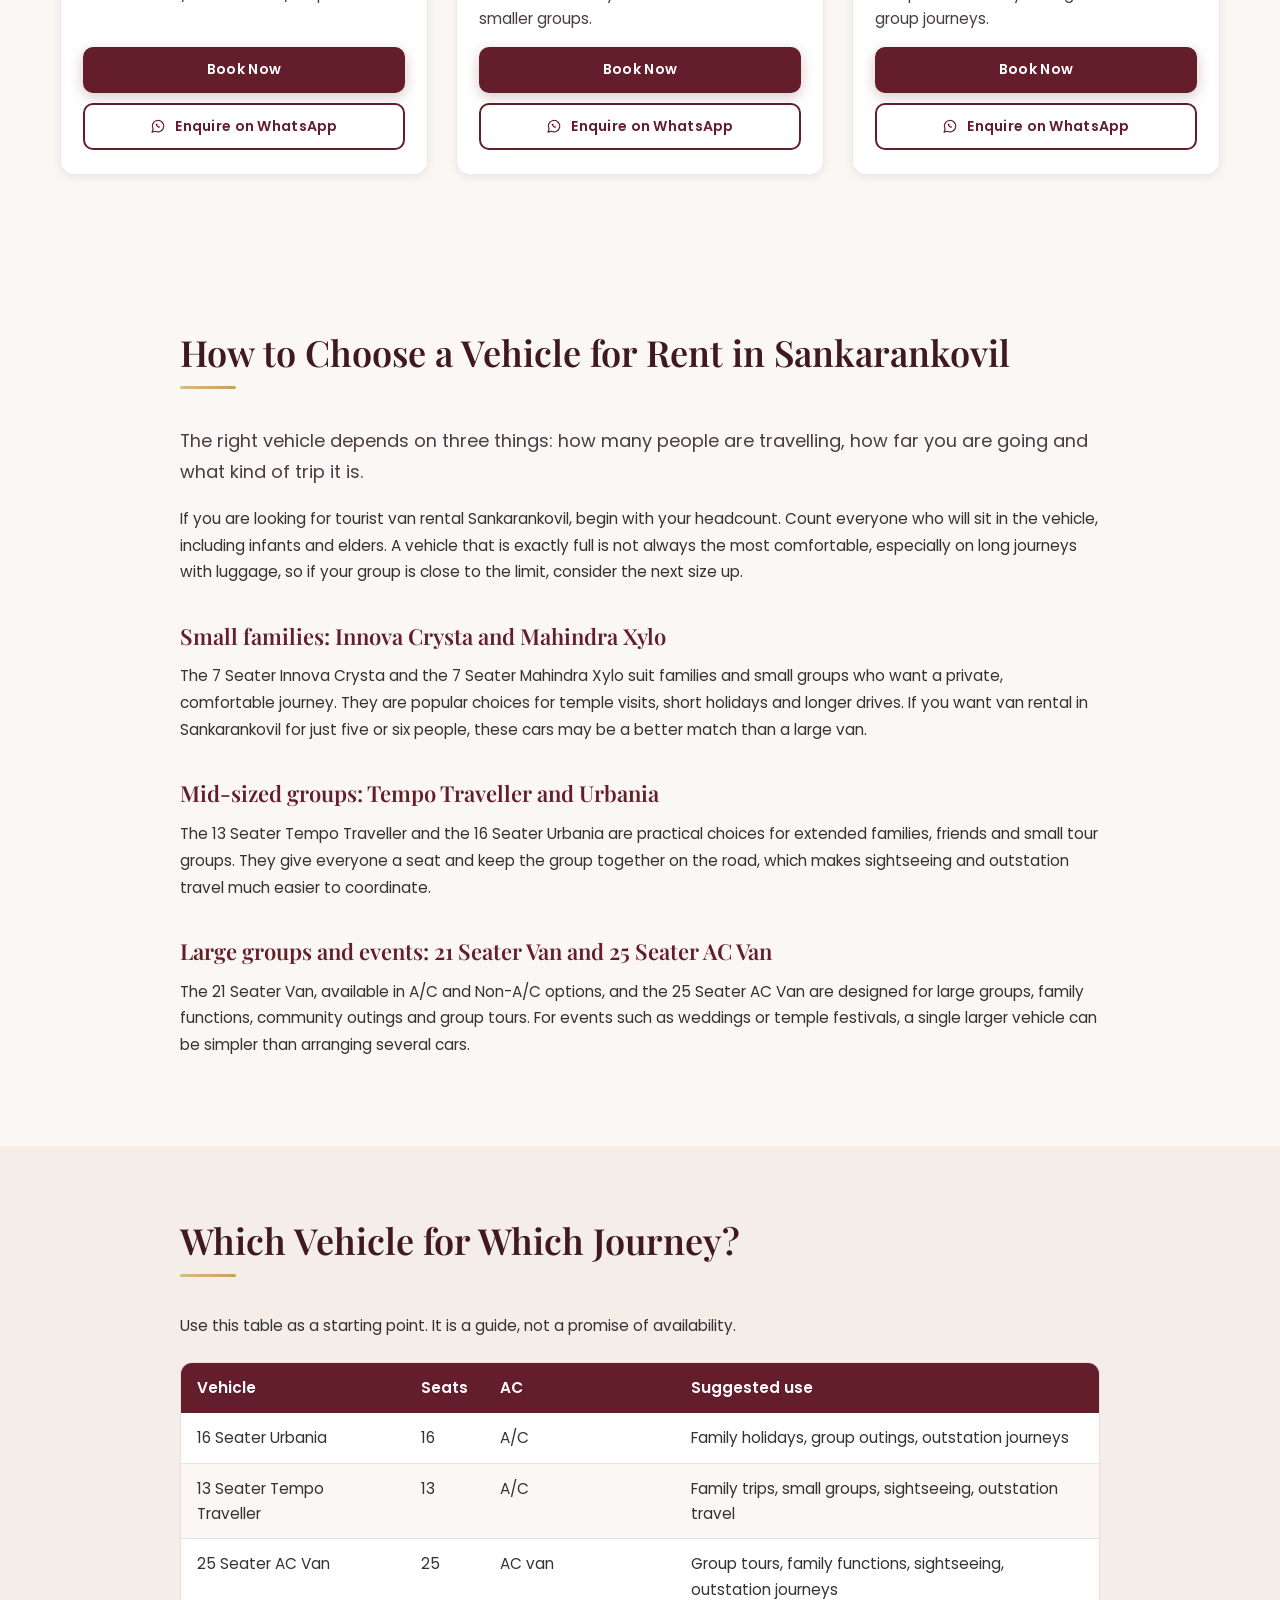
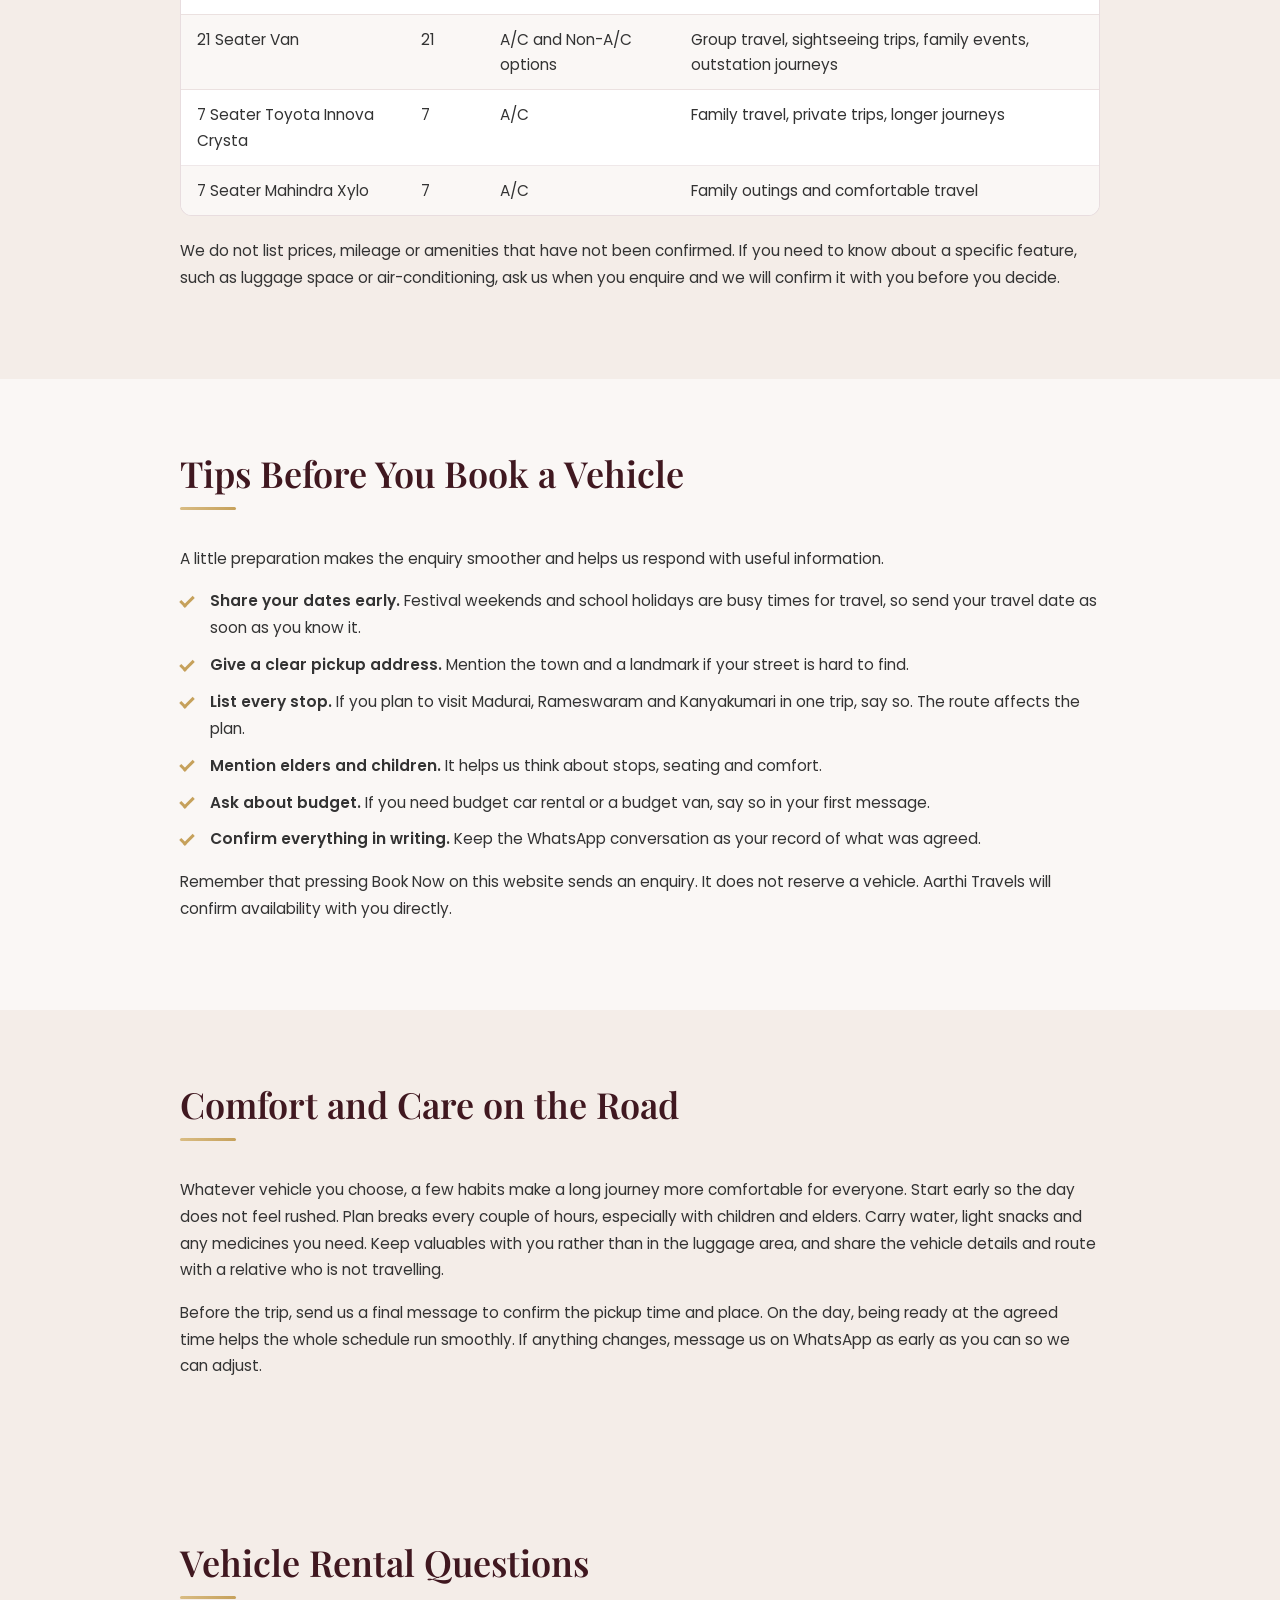
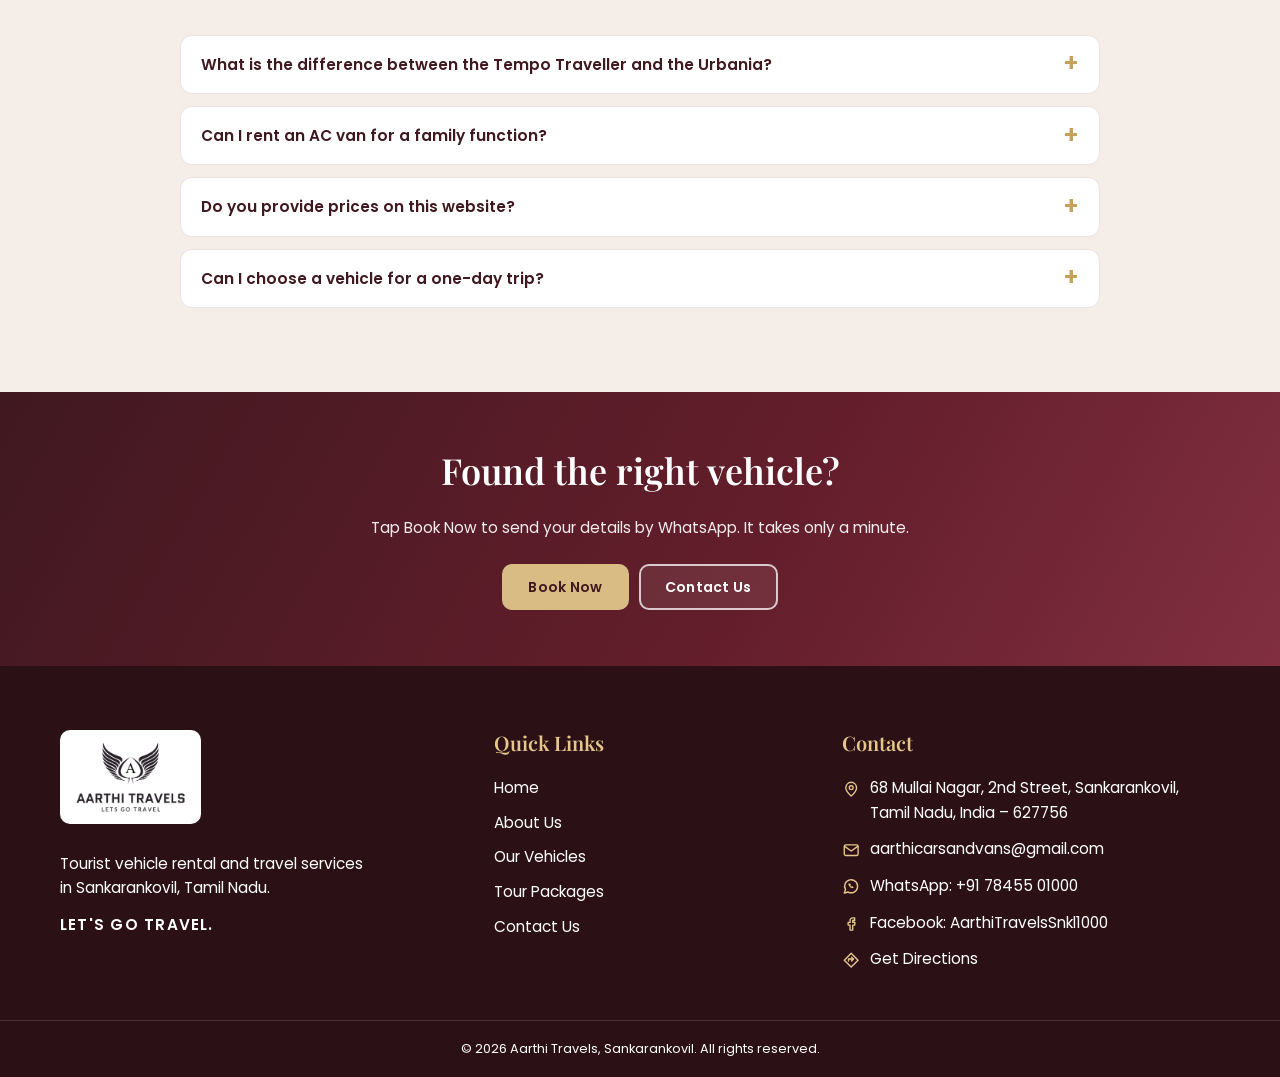
<file: vehicles.html>
<!DOCTYPE html>
<html lang="en">
<head>
<meta charset="utf-8">
<meta name="viewport" content="width=device-width, initial-scale=1">
<title>Car &amp; Van Rental in Sankarankovil | Our Vehicles | Aarthi Travels</title>
<meta name="description" content="Urbania, Tempo Traveller, 25 seater AC van, 21 seater van (A/C and Non-A/C), Innova Crysta and Mahindra Xylo for rent in Sankarankovil. Book Now.">
<meta name="keywords" content="Car and van rental in Sankarankovil, Tourist van rental Sankarankovil, Van rental in Sankarankovil, Tempo Traveller booking Sankarankovil, Urbania booking Sankarankovil, 7-seater car rental booking Sankarankovil">
<meta name="theme-color" content="#641E2B">
<meta property="og:type" content="website"><meta property="og:site_name" content="Aarthi Travels">
<meta property="og:title" content="Car &amp;amp; Van Rental in Sankarankovil | Our Vehicles | Aarthi Travels"><meta property="og:description" content="Urbania, Tempo Traveller, 25 seater AC van, 21 seater van (A/C and Non-A/C), Innova Crysta and Mahindra Xylo for rent in Sankarankovil. Book Now."><meta property="og:locale" content="en_IN">
<meta name="twitter:card" content="summary_large_image"><meta name="twitter:title" content="Car &amp;amp; Van Rental in Sankarankovil | Our Vehicles | Aarthi Travels"><meta name="twitter:description" content="Urbania, Tempo Traveller, 25 seater AC van, 21 seater van (A/C and Non-A/C), Innova Crysta and Mahindra Xylo for rent in Sankarankovil. Book Now.">
<!-- Add og:image / og:url / canonical once the production domain is known (see README). -->
<link rel="icon" type="image/svg+xml" href="images/icons/favicon.svg">
<link rel="preconnect" href="https://fonts.googleapis.com"><link rel="preconnect" href="https://fonts.gstatic.com" crossorigin>
<link href="https://fonts.googleapis.com/css2?family=Playfair+Display:wght@600;700&family=Poppins:wght@400;500;600&display=swap" rel="stylesheet">
<link rel="stylesheet" href="css/style.css?v=20261030"><link rel="stylesheet" href="css/responsive.css?v=20261030"><link rel="stylesheet" href="css/animations.css?v=20261030">
<script>document.documentElement.classList.add('js');setTimeout(function(){if(!window.__aarthiAnim)document.documentElement.classList.remove('js')},4000);</script>
<script type="application/ld+json">{"@context": "https://schema.org", "@type": "TravelAgency", "name": "Aarthi Travels", "slogan": "LETS GO TRAVEL", "description": "Tourist vehicle rental and travel service in Sankarankovil, Tamil Nadu — vans, Urbania, Tempo Traveller and 7-seater cars for family, group and outstation travel.", "email": "aarthicarsandvans@gmail.com", "telephone": "+917845501000", "address": {"@type": "PostalAddress", "streetAddress": "68 Mullai Nagar, 2nd Street", "addressLocality": "Sankarankovil", "addressRegion": "Tamil Nadu", "postalCode": "627756", "addressCountry": "IN"}, "areaServed": ["Tamil Nadu", "Kerala"], "sameAs": ["https://www.facebook.com/AarthiTravelsSnkl1000"]}</script>
<script type="application/ld+json">{"@context": "https://schema.org", "@type": "BreadcrumbList", "itemListElement": [{"@type": "ListItem", "position": 1, "name": "Home", "item": "https://YOUR-DOMAIN/index.html"}, {"@type": "ListItem", "position": 2, "name": "Our Vehicles"}]}</script>
</head>
<body>
<a class="skip-link" href="#main">Skip to main content</a>
<header class="site-header">
  <div class="container header-inner">
    <a class="logo" href="index.html" aria-label="Aarthi Travels — home"><img src="images/logo/aarthi-travels-logo.png" alt="Aarthi Travels logo — Lets Go Travel" width="585" height="382"></a>
    <button class="nav-toggle" type="button" aria-expanded="false" aria-controls="main-nav" aria-label="Open menu"><span class="bars"></span></button>
    <nav class="main-nav" id="main-nav" aria-label="Main navigation"><ul><li><a href="index.html">Home</a></li><li><a href="about.html">About Us</a></li><li><a href="vehicles.html" aria-current="page">Our Vehicles</a></li><li><a href="tour-packages.html">Tour Packages</a></li><li><a href="contact.html">Contact Us</a></li><li class="nav-cta-mobile"><button type="button" class="btn btn-primary" data-open-booking>Enquire Now</button></li></ul></nav>
    <div class="header-actions"><div class="header-contact"><a class="hc hc-call" href="tel:+917845501000"><span class="hc-icon"><svg class="icon" viewBox="0 0 24 24" aria-hidden="true"><path d="M5 4h4l2 5-2.5 1.5a11 11 0 0 0 5 5L15 13l5 2v4a2 2 0 0 1-2 2A16 16 0 0 1 3 6a2 2 0 0 1 2-2z"/></svg></span><span class="hc-text"><span class="hc-label">Call Us</span><span class="hc-value">+91 78455 01000</span></span></a><a class="hc hc-mail" href="mailto:aarthicarsandvans@gmail.com"><span class="hc-icon"><svg class="icon" viewBox="0 0 24 24" aria-hidden="true"><rect x="3" y="5" width="18" height="14" rx="2"/><path d="M3 7l9 6 9-6"/></svg></span><span class="hc-text"><span class="hc-label">Email</span><span class="hc-value">aarthicarsandvans@<wbr>gmail.com</span></span></a></div><button type="button" class="btn btn-primary header-enquire" data-open-booking>Enquire Now</button></div>
  </div>
</header><nav class="breadcrumb" aria-label="Breadcrumb"><div class="container"><ol>
  <li><a href="index.html">Home</a></li><li><span aria-current="page">Our Vehicles</span></li></ol></div></nav>
<main id="main">
<section class="page-banner"><div class="container"><h1>Our Vehicles</h1><p>Find a vehicle that suits your travel plans, group size, and destination.</p></div></section>
<section class="section"><div class="container">
 <div class="section-head reveal"><h2>Car and Van Rental in Sankarankovil</h2><p>Six vehicle options for family trips, group travel and outstation journeys. Seating and AC details are shown as listed; contact us for anything else.</p></div>
 <div class="grid grid-vehicles"><article class="card tilt">
  <div class="card-img"><img src="images/vehicles/16-seater-urbania.jpg" alt="16 Seater Urbania available for rental from Aarthi Travels, Sankarankovil" width="900" height="675" loading="lazy"></div>
  <div class="card-body">
    <h3>16 Seater Urbania</h3>
    <ul class="chips"><li class="chip"><svg class="icon" viewBox="0 0 24 24" aria-hidden="true"><circle cx="9" cy="8" r="3"/><path d="M3 20c0-3.300 2.700-6 6-6s6 2.700 6 6"/><path d="M16 5a3 3 0 0 1 0 6M18 14c2 .6 3 2.400 3 5"/></svg> 16 seats</li><li class="chip"><svg class="icon" viewBox="0 0 24 24" aria-hidden="true"><path d="M12 2v20M3.300 7l17.400 10M3.300 17L20.700 7"/></svg> A/C</li></ul>
    <p>Suitable for group travel and family outings.</p>
    <div class="card-actions push">
      <button type="button" class="btn btn-primary" data-open-booking data-vehicle="16 Seater Urbania" aria-label="Book Now: 16 Seater Urbania">Book Now</button>
      <a class="btn btn-outline" href="https://wa.me/917845501000?text=Hello%20Aarthi%20Travels%2C%20I%20would%20like%20to%20enquire%20about%20booking%20the%2016%20Seater%20Urbania.%20Please%20share%20the%20availability%20and%20booking%20details." target="_blank" rel="noopener" aria-label="Enquire on WhatsApp about the 16 Seater Urbania"><svg class="icon" viewBox="0 0 24 24" aria-hidden="true"><path d="M3 21l1.6-4.6A8.5 8.5 0 1 1 8 19.6z"/><path class="fill" d="M9.2 7.8c-.4.4-.9 1-.7 2 .3 1.5 1.7 3.2 3.2 4.1 1.1.6 2 .6 2.600.3.5-.3.9-.9.9-1.200l-1.700-.9-.7.6a3.400 3.400 0 0 1-1.900-1.800l.6-.7-.9-1.700c-.4 0-1.100.1-1.400.3z"/></svg> Enquire on WhatsApp</a>
    </div>
  </div>
</article>
<article class="card tilt">
  <div class="card-img"><img src="images/vehicles/13-seater-tempo-traveller.jpg" alt="13 Seater Tempo Traveller available for rental from Aarthi Travels, Sankarankovil" width="900" height="675" loading="lazy"></div>
  <div class="card-body">
    <h3>13 Seater Tempo Traveller</h3>
    <ul class="chips"><li class="chip"><svg class="icon" viewBox="0 0 24 24" aria-hidden="true"><circle cx="9" cy="8" r="3"/><path d="M3 20c0-3.300 2.700-6 6-6s6 2.700 6 6"/><path d="M16 5a3 3 0 0 1 0 6M18 14c2 .6 3 2.400 3 5"/></svg> 13 seats</li><li class="chip"><svg class="icon" viewBox="0 0 24 24" aria-hidden="true"><path d="M12 2v20M3.300 7l17.400 10M3.300 17L20.700 7"/></svg>  A/C</li></ul>
    <p>An option for medium-sized groups.</p>
    <div class="card-actions push">
      <button type="button" class="btn btn-primary" data-open-booking data-vehicle="13 Seater Tempo Traveller" aria-label="Book Now: 13 Seater Tempo Traveller">Book Now</button>
      <a class="btn btn-outline" href="https://wa.me/917845501000?text=Hello%20Aarthi%20Travels%2C%20I%20would%20like%20to%20enquire%20about%20booking%20the%2013%20Seater%20Tempo%20Traveller.%20Please%20share%20the%20availability%20and%20booking%20details." target="_blank" rel="noopener" aria-label="Enquire on WhatsApp about the 13 Seater Tempo Traveller"><svg class="icon" viewBox="0 0 24 24" aria-hidden="true"><path d="M3 21l1.6-4.6A8.5 8.5 0 1 1 8 19.6z"/><path class="fill" d="M9.2 7.8c-.4.4-.9 1-.7 2 .3 1.5 1.7 3.2 3.2 4.1 1.1.6 2 .6 2.600.3.5-.3.9-.9.9-1.200l-1.700-.9-.7.6a3.400 3.400 0 0 1-1.900-1.800l.6-.7-.9-1.700c-.4 0-1.100.1-1.400.3z"/></svg> Enquire on WhatsApp</a>
    </div>
  </div>
</article>
<article class="card tilt">
  <div class="card-img"><img src="images/vehicles/25-seater-ac-van.jpg" alt="25 Seater AC Van available for rental from Aarthi Travels, Sankarankovil" width="900" height="675" loading="lazy"></div>
  <div class="card-body">
    <h3>25 Seater AC Van</h3>
    <ul class="chips"><li class="chip"><svg class="icon" viewBox="0 0 24 24" aria-hidden="true"><circle cx="9" cy="8" r="3"/><path d="M3 20c0-3.300 2.700-6 6-6s6 2.700 6 6"/><path d="M16 5a3 3 0 0 1 0 6M18 14c2 .6 3 2.400 3 5"/></svg> 25 seats</li><li class="chip"><svg class="icon" viewBox="0 0 24 24" aria-hidden="true"><path d="M12 2v20M3.300 7l17.400 10M3.300 17L20.700 7"/></svg> A/C Van</li></ul>
    <p>An option for larger groups seeking air-conditioned travel.</p>
    <div class="card-actions push">
      <button type="button" class="btn btn-primary" data-open-booking data-vehicle="25 Seater AC Van" aria-label="Book Now: 25 Seater AC Van">Book Now</button>
      <a class="btn btn-outline" href="https://wa.me/917845501000?text=Hello%20Aarthi%20Travels%2C%20I%20would%20like%20to%20enquire%20about%20booking%20the%2025%20Seater%20AC%20Van.%20Please%20share%20the%20availability%20and%20booking%20details." target="_blank" rel="noopener" aria-label="Enquire on WhatsApp about the 25 Seater AC Van"><svg class="icon" viewBox="0 0 24 24" aria-hidden="true"><path d="M3 21l1.6-4.6A8.5 8.5 0 1 1 8 19.6z"/><path class="fill" d="M9.2 7.8c-.4.4-.9 1-.7 2 .3 1.5 1.7 3.2 3.2 4.1 1.1.6 2 .6 2.600.3.5-.3.9-.9.9-1.200l-1.700-.9-.7.6a3.400 3.400 0 0 1-1.900-1.800l.6-.7-.9-1.700c-.4 0-1.100.1-1.400.3z"/></svg> Enquire on WhatsApp</a>
    </div>
  </div>
</article>
<article class="card tilt">
  <div class="card-img"><img src="images/vehicles/21-seater-van.jpg" alt="21 Seater Van available in A/C and Non-A/C options from Aarthi Travels, Sankarankovil" width="900" height="675" loading="lazy"></div>
  <div class="card-body">
    <h3>21 Seater Van</h3>
    <ul class="chips"><li class="chip"><svg class="icon" viewBox="0 0 24 24" aria-hidden="true"><circle cx="9" cy="8" r="3"/><path d="M3 20c0-3.300 2.700-6 6-6s6 2.700 6 6"/><path d="M16 5a3 3 0 0 1 0 6M18 14c2 .6 3 2.400 3 5"/></svg> 21 seats</li><li class="chip"><svg class="icon" viewBox="0 0 24 24" aria-hidden="true"><path d="M12 2v20M3.300 7l17.400 10M3.300 17L20.700 7"/></svg> A/C and Non-A/C options</li></ul>
    <p>Available in A/C and Non-A/C options.</p>
    <div class="card-actions push">
      <button type="button" class="btn btn-primary" data-open-booking data-vehicle="21 Seater Van" aria-label="Book Now: 21 Seater Van">Book Now</button>
      <a class="btn btn-outline" href="https://wa.me/917845501000?text=Hello%20Aarthi%20Travels%2C%20I%20would%20like%20to%20enquire%20about%20booking%20the%2021%20Seater%20Van.%20Please%20share%20the%20availability%20and%20booking%20details." target="_blank" rel="noopener" aria-label="Enquire on WhatsApp about the 21 Seater Van"><svg class="icon" viewBox="0 0 24 24" aria-hidden="true"><path d="M3 21l1.6-4.6A8.5 8.5 0 1 1 8 19.6z"/><path class="fill" d="M9.2 7.8c-.4.4-.9 1-.7 2 .3 1.5 1.7 3.2 3.2 4.1 1.1.6 2 .6 2.600.3.5-.3.9-.9.9-1.200l-1.700-.9-.7.6a3.400 3.400 0 0 1-1.900-1.800l.6-.7-.9-1.700c-.4 0-1.100.1-1.400.3z"/></svg> Enquire on WhatsApp</a>
    </div>
  </div>
</article>
<article class="card tilt">
  <div class="card-img"><img src="images/vehicles/7-seater-innova-crysta.jpg" alt="7 Seater Toyota Innova Crysta available for rental from Aarthi Travels, Sankarankovil" width="900" height="675" loading="lazy"></div>
  <div class="card-body">
    <h3>7 Seater Toyota Innova Crysta</h3>
    <ul class="chips"><li class="chip"><svg class="icon" viewBox="0 0 24 24" aria-hidden="true"><circle cx="9" cy="8" r="3"/><path d="M3 20c0-3.300 2.700-6 6-6s6 2.700 6 6"/><path d="M16 5a3 3 0 0 1 0 6M18 14c2 .6 3 2.400 3 5"/></svg> 7 seats</li><li class="chip"><svg class="icon" viewBox="0 0 24 24" aria-hidden="true"><path d="M12 2v20M3.300 7l17.400 10M3.300 17L20.700 7"/></svg> A/C</li></ul>
    <p>Suitable for family travel and smaller groups.</p>
    <div class="card-actions push">
      <button type="button" class="btn btn-primary" data-open-booking data-vehicle="7 Seater Innova Crysta" aria-label="Book Now: 7 Seater Innova Crysta">Book Now</button>
      <a class="btn btn-outline" href="https://wa.me/917845501000?text=Hello%20Aarthi%20Travels%2C%20I%20would%20like%20to%20enquire%20about%20booking%20the%207%20Seater%20Innova%20Crysta.%20Please%20share%20the%20availability%20and%20booking%20details." target="_blank" rel="noopener" aria-label="Enquire on WhatsApp about the 7 Seater Innova Crysta"><svg class="icon" viewBox="0 0 24 24" aria-hidden="true"><path d="M3 21l1.6-4.6A8.5 8.5 0 1 1 8 19.6z"/><path class="fill" d="M9.2 7.8c-.4.4-.9 1-.7 2 .3 1.5 1.7 3.2 3.2 4.1 1.1.6 2 .6 2.600.3.5-.3.9-.9.9-1.200l-1.700-.9-.7.6a3.400 3.400 0 0 1-1.900-1.800l.6-.7-.9-1.700c-.4 0-1.100.1-1.400.3z"/></svg> Enquire on WhatsApp</a>
    </div>
  </div>
</article>
<article class="card tilt">
  <div class="card-img"><img src="images/vehicles/7-seater-mahindra-xylo.jpg" alt="7 Seater Mahindra Xylo available for rental from Aarthi Travels, Sankarankovil" width="900" height="675" loading="lazy"></div>
  <div class="card-body">
    <h3>7 Seater Mahindra Xylo</h3>
    <ul class="chips"><li class="chip"><svg class="icon" viewBox="0 0 24 24" aria-hidden="true"><circle cx="9" cy="8" r="3"/><path d="M3 20c0-3.300 2.700-6 6-6s6 2.700 6 6"/><path d="M16 5a3 3 0 0 1 0 6M18 14c2 .6 3 2.400 3 5"/></svg> 7 seats</li><li class="chip"><svg class="icon" viewBox="0 0 24 24" aria-hidden="true"><path d="M12 2v20M3.300 7l17.400 10M3.300 17L20.700 7"/></svg> A/C</li></ul>
    <p>An option for family outings and small-group journeys.</p>
    <div class="card-actions push">
      <button type="button" class="btn btn-primary" data-open-booking data-vehicle="7 Seater Mahindra Xylo" aria-label="Book Now: 7 Seater Mahindra Xylo">Book Now</button>
      <a class="btn btn-outline" href="https://wa.me/917845501000?text=Hello%20Aarthi%20Travels%2C%20I%20would%20like%20to%20enquire%20about%20booking%20the%207%20Seater%20Mahindra%20Xylo.%20Please%20share%20the%20availability%20and%20booking%20details." target="_blank" rel="noopener" aria-label="Enquire on WhatsApp about the 7 Seater Mahindra Xylo"><svg class="icon" viewBox="0 0 24 24" aria-hidden="true"><path d="M3 21l1.6-4.6A8.5 8.5 0 1 1 8 19.6z"/><path class="fill" d="M9.2 7.8c-.4.4-.9 1-.7 2 .3 1.5 1.7 3.2 3.2 4.1 1.1.6 2 .6 2.600.3.5-.3.9-.9.9-1.200l-1.700-.9-.7.6a3.400 3.400 0 0 1-1.900-1.800l.6-.7-.9-1.700c-.4 0-1.100.1-1.400.3z"/></svg> Enquire on WhatsApp</a>
    </div>
  </div>
</article></div>
</div></section><section class="content-section"><div class="container"><h2>How to Choose a Vehicle for Rent in Sankarankovil</h2>
<p class="lead">The right vehicle depends on three things: how many people are travelling, how far you are going and what kind of trip it is.</p>
<p>If you are looking for tourist van rental Sankarankovil, begin with your headcount. Count everyone who will sit in the vehicle, including infants and elders. A vehicle that is exactly full is not always the most comfortable, especially on long journeys with luggage, so if your group is close to the limit, consider the next size up.</p>
<h3>Small families: Innova Crysta and Mahindra Xylo</h3>
<p>The 7 Seater Innova Crysta and the 7 Seater Mahindra Xylo suit families and small groups who want a private, comfortable journey. They are popular choices for temple visits, short holidays and longer drives. If you want van rental in Sankarankovil for just five or six people, these cars may be a better match than a large van.</p>
<h3>Mid-sized groups: Tempo Traveller and Urbania</h3>
<p>The 13 Seater Tempo Traveller and the 16 Seater Urbania are practical choices for extended families, friends and small tour groups. They give everyone a seat and keep the group together on the road, which makes sightseeing and outstation travel much easier to coordinate.</p>
<h3>Large groups and events: 21 Seater Van and 25 Seater AC Van</h3>
<p>The 21 Seater Van, available in A/C and Non-A/C options, and the 25 Seater AC Van are designed for large groups, family functions, community outings and group tours. For events such as weddings or temple festivals, a single larger vehicle can be simpler than arranging several cars.</p></div></section><section class="content-section alt"><div class="container"><h2>Which Vehicle for Which Journey?</h2>
<p>Use this table as a starting point. It is a guide, not a promise of availability.</p>
<div class="table-wrap"><table><thead><tr><th scope="col">Vehicle</th><th scope="col">Seats</th><th scope="col">AC</th><th scope="col">Suggested use</th></tr></thead><tbody>
<tr><td data-label="Vehicle">16 Seater Urbania</td><td data-label="Seats">16</td><td data-label="AC">A/C</td><td data-label="Suggested use">Family holidays, group outings, outstation journeys</td></tr>
<tr><td data-label="Vehicle">13 Seater Tempo Traveller</td><td data-label="Seats">13</td><td data-label="AC">A/C</td><td data-label="Suggested use">Family trips, small groups, sightseeing, outstation travel</td></tr>
<tr><td data-label="Vehicle">25 Seater AC Van</td><td data-label="Seats">25</td><td data-label="AC">AC van</td><td data-label="Suggested use">Group tours, family functions, sightseeing, outstation journeys</td></tr>
<tr><td data-label="Vehicle">21 Seater Van</td><td data-label="Seats">21</td><td data-label="AC">A/C and Non-A/C options</td><td data-label="Suggested use">Group travel, sightseeing trips, family events, outstation journeys</td></tr>
<tr><td data-label="Vehicle">7 Seater Toyota Innova Crysta</td><td data-label="Seats">7</td><td data-label="AC">A/C</td><td data-label="Suggested use">Family travel, private trips, longer journeys</td></tr>
<tr><td data-label="Vehicle">7 Seater Mahindra Xylo</td><td data-label="Seats">7</td><td data-label="AC">A/C</td><td data-label="Suggested use">Family outings and comfortable travel</td></tr></tbody></table></div>
<p>We do not list prices, mileage or amenities that have not been confirmed. If you need to know about a specific feature, such as luggage space or air-conditioning, ask us when you enquire and we will confirm it with you before you decide.</p></div></section><section class="content-section"><div class="container"><h2>Tips Before You Book a Vehicle</h2>
<p>A little preparation makes the enquiry smoother and helps us respond with useful information.</p>
<ul class="tick-list"><li><strong>Share your dates early.</strong> Festival weekends and school holidays are busy times for travel, so send your travel date as soon as you know it.</li><li><strong>Give a clear pickup address.</strong> Mention the town and a landmark if your street is hard to find.</li><li><strong>List every stop.</strong> If you plan to visit Madurai, Rameswaram and Kanyakumari in one trip, say so. The route affects the plan.</li><li><strong>Mention elders and children.</strong> It helps us think about stops, seating and comfort.</li><li><strong>Ask about budget.</strong> If you need budget car rental or a budget van, say so in your first message.</li><li><strong>Confirm everything in writing.</strong> Keep the WhatsApp conversation as your record of what was agreed.</li></ul>
<p>Remember that pressing Book Now on this website sends an enquiry. It does not reserve a vehicle. Aarthi Travels will confirm availability with you directly.</p></div></section><section class="content-section alt"><div class="container"><h2>Comfort and Care on the Road</h2><p>Whatever vehicle you choose, a few habits make a long journey more comfortable for everyone. Start early so the day does not feel rushed. Plan breaks every couple of hours, especially with children and elders. Carry water, light snacks and any medicines you need. Keep valuables with you rather than in the luggage area, and share the vehicle details and route with a relative who is not travelling.</p>
<p>Before the trip, send us a final message to confirm the pickup time and place. On the day, being ready at the agreed time helps the whole schedule run smoothly. If anything changes, message us on WhatsApp as early as you can so we can adjust.</p></div></section><section class="content-section alt"><div class="container"><h2>Vehicle Rental Questions</h2><details class="faq"><summary>What is the difference between the Tempo Traveller and the Urbania?</summary><div class="faq-body"><p>Both are suited to groups. The Tempo Traveller seats 13 and the Urbania seats 16, so the better choice depends on your group size and comfort needs. Ask us for details when you enquire.</p></div></details><details class="faq"><summary>Can I rent an AC van for a family function?</summary><div class="faq-body"><p>The 21 Seater Van (available in A/C and Non-A/C options) and the 25 Seater AC Van are described as suitable for family events and group travel. Share the date and location to ask about availability.</p></div></details><details class="faq"><summary>Do you provide prices on this website?</summary><div class="faq-body"><p>No. Prices depend on the route, days and vehicle, so we share them directly when you enquire.</p></div></details><details class="faq"><summary>Can I choose a vehicle for a one-day trip?</summary><div class="faq-body"><p>Yes. Many customers enquire for one-day trips such as a temple visit or sightseeing. Tell us the destination and timings.</p></div></details></div></section><section class="cta-band"><div class="container"><h2>Found the right vehicle?</h2><p>Tap Book Now to send your details by WhatsApp. It takes only a minute.</p><button type="button" class="btn btn-gold" data-open-booking>Book Now</button><a class="btn btn-ghost-light" href="contact.html">Contact Us</a></div></section>
</main>
<footer class="site-footer">
  <div class="container footer-grid">
    <div class="footer-brand"><a class="footer-logo" href="index.html" aria-label="Aarthi Travels — home"><img src="images/logo/aarthi-travels-logo.png" alt="Aarthi Travels logo" width="585" height="382" loading="lazy"></a>
      <p class="footer-desc">Tourist vehicle rental and travel services in Sankarankovil, Tamil Nadu.</p>
      <p class="footer-tagline">LET'S GO TRAVEL.</p></div>
    <nav class="footer-links" aria-label="Quick Links"><h2>Quick Links</h2><ul><li><a href="index.html">Home</a></li><li><a href="about.html">About Us</a></li><li><a href="vehicles.html">Our Vehicles</a></li><li><a href="tour-packages.html">Tour Packages</a></li><li><a href="contact.html">Contact Us</a></li></ul></nav>
    <div class="footer-contact"><h2>Contact</h2>
      <ul class="footer-contact-list">
      <li><svg class="icon" viewBox="0 0 24 24" aria-hidden="true"><path d="M12 21s7-6.2 7-11a7 7 0 1 0-14 0c0 4.800 7 11 7 11z"/><circle cx="12" cy="10" r="2.500"/></svg><address>68 Mullai Nagar, 2nd Street, Sankarankovil, Tamil Nadu, India – 627756</address></li>
      <li><svg class="icon" viewBox="0 0 24 24" aria-hidden="true"><rect x="3" y="5" width="18" height="14" rx="2"/><path d="M3.500 7l8.500 6 8.500-6"/></svg><a href="mailto:aarthicarsandvans@gmail.com">aarthicarsandvans@gmail.com</a></li>
      <li><svg class="icon" viewBox="0 0 24 24" aria-hidden="true"><path d="M3 21l1.6-4.6A8.5 8.5 0 1 1 8 19.6z"/><path class="fill" d="M9.2 7.8c-.4.4-.9 1-.7 2 .3 1.5 1.7 3.2 3.2 4.1 1.1.6 2 .6 2.600.3.5-.3.9-.9.9-1.200l-1.700-.9-.7.6a3.400 3.400 0 0 1-1.900-1.800l.6-.7-.9-1.700c-.4 0-1.100.1-1.400.3z"/></svg><a href="https://wa.me/917845501000" target="_blank" rel="noopener">WhatsApp: +91 78455 01000</a></li>
      <li><svg class="icon" viewBox="0 0 24 24" aria-hidden="true"><path d="M14 8.500h2.500V5H14a3.500 3.500 0 0 0-3.500 3.500V11H8v3.500h2.500V21H14v-6.500h2.500L17 11h-3V8.500a.5.5 0 0 1 .5-.5z"/></svg><a href="https://www.facebook.com/AarthiTravelsSnkl1000" target="_blank" rel="noopener">Facebook: AarthiTravelsSnkl1000</a></li>
      <li><svg class="icon" viewBox="0 0 24 24" aria-hidden="true"><path d="M12 3l9 9-9 9-9-9z"/><path d="M8.500 13v-2.500H15M12.500 8l2.500 2.500-2.500 2.500"/></svg><a href="https://www.google.com/maps/dir/?api=1&destination=68%20Mullai%20Nagar%2C%202nd%20Street%2C%20Sankarankovil%2C%20Tamil%20Nadu%20627756%2C%20India" target="_blank" rel="noopener">Get Directions</a></li></ul></div>
  </div>
  <div class="footer-bottom"><div class="container"><p>&copy; <span data-year>2026</span> Aarthi Travels, Sankarankovil. All rights reserved.</p></div></div>
</footer>
<dialog class="booking-dialog" id="booking-dialog" aria-labelledby="booking-title">
  <div class="dialog-head"><div><h2 id="booking-title">Booking Enquiry</h2><p id="booking-vehicle-label">Choose a vehicle and share your travel details.</p></div>
    <button type="button" class="dialog-close" data-close-booking aria-label="Close booking enquiry form">&times;</button></div>
  <div class="dialog-body"><form data-enquiry-form novalidate>
  <div class="form-grid">
    <div class="field"><label for="bk-name">Full Name <span class="req" aria-hidden="true">*</span><span class="sr-only">(required)</span></label><input id="bk-name" name="name" type="text" required aria-describedby="bk-name-error" autocomplete="name"><div class="error" id="bk-name-error" role="alert"></div></div>
    <div class="field"><label for="bk-phone">Phone Number <span class="req" aria-hidden="true">*</span><span class="sr-only">(required)</span></label><input id="bk-phone" name="phone" type="tel" required aria-describedby="bk-phone-error" autocomplete="tel" inputmode="tel" placeholder="e.g. 98765 43210"><div class="error" id="bk-phone-error" role="alert"></div></div>
    <div class="field full"><label for="bk-email">Email Address <span class="optional">(optional)</span></label><input id="bk-email" name="email" type="email" aria-describedby="bk-email-error" autocomplete="email"><div class="error" id="bk-email-error" role="alert"></div></div>
    <div class="field"><label for="bk-pickup">Pickup Location <span class="req" aria-hidden="true">*</span><span class="sr-only">(required)</span></label><input id="bk-pickup" name="pickup" type="text" required aria-describedby="bk-pickup-error" autocomplete="off"><div class="error" id="bk-pickup-error" role="alert"></div></div>
    <div class="field"><label for="bk-destination">Destination <span class="req" aria-hidden="true">*</span><span class="sr-only">(required)</span></label><input id="bk-destination" name="destination" type="text" required aria-describedby="bk-destination-error" autocomplete="off"><div class="error" id="bk-destination-error" role="alert"></div></div>
    <div class="field"><label for="bk-date">Travel Date <span class="req" aria-hidden="true">*</span><span class="sr-only">(required)</span></label><input id="bk-date" name="date" type="date" required aria-describedby="bk-date-error" ><div class="error" id="bk-date-error" role="alert"></div></div>
    <div class="field"><label for="bk-returnDate">Return Date <span class="optional">(optional)</span></label><input id="bk-returnDate" name="returnDate" type="date" aria-describedby="bk-returnDate-error" ><div class="error" id="bk-returnDate-error" role="alert"></div></div>
    <div class="field"><label for="bk-passengers">Number of Passengers <span class="req" aria-hidden="true">*</span><span class="sr-only">(required)</span></label><input id="bk-passengers" name="passengers" type="number" required aria-describedby="bk-passengers-error" min="1" max="60" inputmode="numeric"><div class="error" id="bk-passengers-error" role="alert"></div></div>
    <div class="field"><label for="bk-vehicle">Preferred Vehicle <span class="req" aria-hidden="true">*</span><span class="sr-only">(required)</span></label>
      <select id="bk-vehicle" name="vehicle" required aria-describedby="bk-vehicle-error"><option value="">Select a vehicle</option><option value="16 Seater Urbania">16 Seater Urbania</option><option value="13 Seater Tempo Traveller">13 Seater Tempo Traveller</option><option value="25 Seater AC Van">25 Seater AC Van</option><option value="21 Seater Van">21 Seater Van</option><option value="7 Seater Innova Crysta">7 Seater Innova Crysta</option><option value="7 Seater Mahindra Xylo">7 Seater Mahindra Xylo</option></select><div class="error" id="bk-vehicle-error" role="alert"></div></div>
    <div class="field full"><label for="bk-notes">Additional Requirements <span class="optional">(optional)</span></label><textarea id="bk-notes" name="notes" rows="3"></textarea></div>
  </div>
  <div class="form-actions">
    <button type="submit" class="btn btn-primary" data-channel="whatsapp"><svg class="icon" viewBox="0 0 24 24" aria-hidden="true"><path d="M3 21l1.6-4.6A8.5 8.5 0 1 1 8 19.6z"/><path class="fill" d="M9.2 7.8c-.4.4-.9 1-.7 2 .3 1.5 1.7 3.2 3.2 4.1 1.1.6 2 .6 2.600.3.5-.3.9-.9.9-1.200l-1.700-.9-.7.6a3.400 3.400 0 0 1-1.900-1.800l.6-.7-.9-1.700c-.4 0-1.100.1-1.400.3z"/></svg> Send Enquiry on WhatsApp</button>
    <button type="submit" class="btn btn-outline" data-channel="email">Send by Email</button>
  </div>
  <div class="form-status" role="status" aria-live="polite" hidden></div>
  <p class="form-help">This is an enquiry, not a confirmed booking. Your message opens in WhatsApp or your email app so you can review it before sending. Aarthi Travels will confirm availability and details with you.</p>
</form></div>
</dialog>
<a class="wa-float" href="https://wa.me/917845501000" target="_blank" rel="noopener" aria-label="Chat with Aarthi Travels on WhatsApp"><svg class="icon" viewBox="0 0 24 24" aria-hidden="true"><path d="M3 21l1.6-4.6A8.5 8.5 0 1 1 8 19.6z"/><path class="fill" d="M9.2 7.8c-.4.4-.9 1-.7 2 .3 1.5 1.7 3.2 3.2 4.1 1.1.6 2 .6 2.600.3.5-.3.9-.9.9-1.200l-1.700-.9-.7.6a3.400 3.400 0 0 1-1.900-1.800l.6-.7-.9-1.700c-.4 0-1.100.1-1.400.3z"/></svg><span>WhatsApp</span></a>
<script src="js/main.js?v=20261030" defer></script><script src="js/navigation.js?v=20261030" defer></script><script src="js/vehicle-booking.js?v=20261030" defer></script><script src="js/contact-form.js?v=20261030" defer></script><script src="js/animations.js?v=20261030" defer></script>
</body>
</html>
</file>
<file: css/style.css>
/* ==========================================================================
   Aarthi Travels — main styles
   Sections: tokens · base & typography · buttons · header · hero ·
             sections & cards · content pages · forms · dialog · footer
   ========================================================================== */
:root {
  /* Brand palette */
  --burgundy: #641E2B;
  --wine: #812F40;
  --dark-wine: #401820;
  --gold: #D9BC83;
  --antique-gold: #C6A15B;
  --white: #FFFFFF;
  --pearl: #FAF7F5;
  --ivory: #F4EDE8;
  --charcoal: #333333;
  --muted: #5a4a4d;
  --footer: #2B1016;
  --error: #A4202F;

  /* Shape & depth */
  --radius: 14px;
  --shadow-sm: 0 2px 10px rgba(64, 24, 32, .08);
  --shadow-md: 0 12px 32px rgba(64, 24, 32, .14);

  /* Motion */
  --ease: cubic-bezier(.22, .61, .36, 1);
  --ease-out: cubic-bezier(.22, 1, .36, 1);

  /* Typography: families */
  --font-head: 'Playfair Display', Georgia, 'Times New Roman', serif;
  --font-body: 'Poppins', 'Segoe UI', Roboto, Arial, sans-serif;

  /* Typography: fluid scale */
  --fs-hero: clamp(30px, 4vw, 48px);
  --fs-h2: clamp(26px, 3vw, 36px);
  --fs-sub: clamp(18px, 2vw, 22px);
  --fs-card: clamp(17px, 1.7vw, 20px);
  --fs-lead: clamp(15px, 1.4vw, 18px);
  --fs-body: clamp(14px, 1.2vw, 16px);
  --fs-nav: clamp(13px, 1.1vw, 15px);
  --fs-btn: clamp(13px, 1.1vw, 15px);
  --fs-small: clamp(12px, 1vw, 13px);

  --header-h: 84px;
}

*, *::before, *::after { box-sizing: border-box; }
html { scroll-behavior: smooth; scroll-padding-top: calc(var(--header-h) + 12px); -webkit-text-size-adjust: 100%; }
body {
  margin: 0; font-family: var(--font-body); font-size: var(--fs-body); font-weight: 400; line-height: 1.65;
  color: var(--charcoal); background: var(--pearl); overflow-x: hidden;
  -webkit-tap-highlight-color: rgba(217, 188, 131, .35);
}
main { overflow-x: clip; } /* side-reveal animations never create horizontal scroll */
img { max-width: 100%; height: auto; display: block; }
a { color: var(--burgundy); }
h1, h2, h3, h4 { font-family: var(--font-head); color: var(--dark-wine); line-height: 1.25; margin: 0 0 .6em; font-weight: 600; text-wrap: balance; }
h1 { font-size: var(--fs-hero); font-weight: 700; line-height: 1.2; }
h2 { font-size: var(--fs-h2); }
h3 { font-size: var(--fs-card); line-height: 1.3; }
p { margin: 0 0 1em; text-wrap: pretty; }
strong { font-weight: 600; }
:focus-visible { outline: 3px solid var(--antique-gold); outline-offset: 3px; border-radius: 4px; }
.container { width: 100%; max-width: 1200px; margin: 0 auto; padding: 0 20px; }
.sr-only { position: absolute; width: 1px; height: 1px; overflow: hidden; clip: rect(0 0 0 0); white-space: nowrap; }
.skip-link { position: absolute; left: 12px; top: -60px; background: var(--burgundy); color: #fff; padding: 10px 16px; z-index: 300; border-radius: 8px; }
.skip-link:focus { top: 12px; }
svg.icon { width: 1.15em; height: 1.15em; flex: none; fill: none; stroke: currentColor; stroke-width: 1.8; stroke-linecap: round; stroke-linejoin: round; }
svg.icon .fill { fill: currentColor; stroke: none; }
.optional { font-weight: 400; color: #6b5a5d; }

/* ---------- Buttons ---------- */
.btn {
  position: relative; overflow: hidden; display: inline-flex; align-items: center; justify-content: center; gap: .55rem;
  font-family: var(--font-body); font-weight: 600; font-size: var(--fs-btn); letter-spacing: .02em; text-decoration: none;
  padding: .8rem 1.5rem; border-radius: 10px; border: 2px solid transparent; cursor: pointer; line-height: 1.2;
  transition: background-color .3s var(--ease), color .3s var(--ease), border-color .3s var(--ease), transform .3s var(--ease), box-shadow .3s var(--ease);
}
.btn:active { transform: scale(.97); transition-duration: .12s; }
.btn-primary { background: var(--burgundy); color: #fff; box-shadow: 0 4px 14px rgba(100, 30, 43, .25); }
.btn-outline { background: #fff; color: var(--burgundy); border-color: var(--burgundy); }
.btn-gold { background: var(--gold); color: var(--dark-wine); }
.btn-ghost-light { background: rgba(255, 255, 255, .08); color: #fff; border-color: rgba(255, 255, 255, .75); }
@media (hover: hover) {
  .btn-primary:hover { background: var(--wine); border-color: var(--gold); transform: translateY(-2px); box-shadow: 0 8px 20px rgba(100, 30, 43, .32); }
  .btn-outline:hover { background: var(--ivory); border-color: var(--antique-gold); transform: translateY(-2px); }
  .btn-gold:hover { background: var(--antique-gold); transform: translateY(-2px); }
  .btn-ghost-light:hover { background: #fff; color: var(--burgundy); transform: translateY(-2px); }
}
.btn-sm { padding: .6rem 1rem; }
.btn-block { width: 100%; }
.btn[disabled] { opacity: .6; cursor: not-allowed; transform: none; }
.link-arrow { display: inline-flex; align-items: center; gap: .4rem; font-weight: 600; font-size: var(--fs-btn); text-decoration: none; color: var(--burgundy); }
.link-arrow:hover { color: var(--wine); }

/* ---------- Header ---------- */
.site-header { position: sticky; top: 0; z-index: 100; background: #fff; border-bottom: 1px solid rgba(100, 30, 43, .12); transition: box-shadow .3s; }
.site-header.is-scrolled { box-shadow: 0 6px 24px rgba(64, 24, 32, .12); }
.header-inner { display: flex; align-items: center; justify-content: space-between; min-height: var(--header-h); gap: clamp(14px, 1.8vw, 28px); }
.logo { display: block; flex: none; line-height: 0; }
.logo img { height: 66px; width: auto; }

.main-nav ul { display: flex; align-items: center; gap: clamp(14px, 1.9vw, 28px); list-style: none; margin: 0; padding: 0; }
.main-nav a:not(.btn) { font-weight: 500; font-size: var(--fs-nav); color: var(--burgundy); text-decoration: none; padding: 8px 0; position: relative; display: inline-block; white-space: nowrap; transition: color .25s var(--ease); }
.main-nav a:not(.btn)::after { content: ""; position: absolute; left: 0; right: 0; bottom: 2px; height: 2px; background: var(--antique-gold); transform: scaleX(0); transform-origin: left; transition: transform .3s var(--ease); }
.main-nav a:not(.btn):hover { color: var(--wine); }
.main-nav a:not(.btn):hover::after, .main-nav a[aria-current="page"]::after { transform: scaleX(1); }
.main-nav a[aria-current="page"] { font-weight: 600; color: var(--dark-wine); }
.nav-cta-mobile { display: none; }

.header-actions { display: flex; align-items: center; gap: clamp(14px, 1.6vw, 22px); flex: none; }
.header-contact { display: flex; flex-direction: column; gap: 3px; }
.hc { display: flex; align-items: center; gap: 9px; color: var(--charcoal); text-decoration: none; font-size: var(--fs-small); line-height: 1.3; transition: color .25s var(--ease); }
.hc:hover { color: var(--burgundy); }
.hc-icon { flex: none; display: grid; place-items: center; width: 26px; height: 26px; border-radius: 50%; background: var(--ivory); color: var(--burgundy); transition: background-color .25s var(--ease), color .25s var(--ease); }
.hc:hover .hc-icon { background: var(--burgundy); color: var(--gold); }
.hc-icon .icon { width: 14px; height: 14px; }
.hc-text { display: flex; flex-direction: column; min-width: 0; }
.hc-label { position: absolute; width: 1px; height: 1px; overflow: hidden; clip: rect(0 0 0 0); white-space: nowrap; }
.hc-value { font-weight: 400; white-space: nowrap; }
.header-enquire { padding: .7rem 1.25rem; white-space: nowrap; }

.nav-toggle { display: none; background: none; border: 1.5px solid var(--burgundy); color: var(--burgundy); border-radius: 10px; width: 44px; height: 44px; cursor: pointer; padding: 0; align-items: center; justify-content: center; transition: background-color .25s var(--ease), color .25s var(--ease); }
.nav-toggle[aria-expanded="true"] { background: var(--burgundy); color: var(--gold); }
.nav-toggle .bars, .nav-toggle .bars::before, .nav-toggle .bars::after { display: block; width: 20px; height: 2px; background: currentColor; border-radius: 2px; position: relative; transition: transform .35s var(--ease-out), background-color .2s, top .35s var(--ease-out); }
.nav-toggle .bars::before, .nav-toggle .bars::after { content: ""; position: absolute; left: 0; }
.nav-toggle .bars::before { top: -6px; }
.nav-toggle .bars::after { top: 6px; }
.nav-toggle[aria-expanded="true"] .bars { background: transparent; }
.nav-toggle[aria-expanded="true"] .bars::before { top: 0; transform: rotate(45deg); }
.nav-toggle[aria-expanded="true"] .bars::after { top: 0; transform: rotate(-45deg); }

/* ---------- Breadcrumb ---------- */
.breadcrumb { background: var(--ivory); border-bottom: 1px solid rgba(100, 30, 43, .08); font-size: var(--fs-small); }
.breadcrumb ol { list-style: none; margin: 0; padding: 12px 0; display: flex; flex-wrap: wrap; gap: 4px 10px; align-items: center; }
.breadcrumb li { display: inline-flex; align-items: center; gap: 10px; color: var(--charcoal); }
.breadcrumb li + li::before { content: "›"; color: var(--antique-gold); font-weight: 700; }
.breadcrumb a { color: var(--burgundy); text-decoration: none; }
.breadcrumb a:hover { text-decoration: underline; }
.breadcrumb [aria-current="page"] { color: var(--dark-wine); font-weight: 600; }

/* ---------- Hero slider ----------
   Desktop: full-width destination photograph with the burgundy panel overlapping its LEFT side.
   (Tablet / mobile stack the photo above the panel: see responsive.css.)
   Slides are stacked and cross-faded. The incoming slide fades in on top (.is-active) while the
   outgoing one (.is-leaving) stays opaque underneath, so there is never a blank frame. */
.hero { --hero-burgundy: #641B35; --hero-gold: #F5D58A; --hero-desc: #F9EDEF;
  --panel-w: clamp(340px, 35%, 620px); --panel-x: clamp(24px, 4vw, 64px); --fade-ms: 1100ms;
  position: relative; display: grid; align-items: center; min-height: clamp(560px, 44vw, 700px);
  overflow: hidden; background: #2a1219; color: #fff; touch-action: pan-y; }
.hero-media { position: absolute; inset: 0; isolation: isolate; overflow: hidden; background: #2a1219; }
.hero-bg, .hero-bg-stack { position: absolute; inset: 0; overflow: hidden; }
.hero-bg-slide { position: absolute; inset: 0; opacity: 0; visibility: hidden; overflow: hidden; transition: opacity var(--fade-ms) var(--ease); }
.hero-bg-slide img { width: 100%; height: 100%; object-fit: cover; object-position: center 50%; transform-origin: 70% 50%; }
.hero-bg-slide.is-active { visibility: visible; opacity: 1; z-index: 3; }
.hero-bg-slide.is-leaving { visibility: visible; opacity: 1; z-index: 2; }
.hero-bg-slide.is-active img, .hero-bg-slide.is-leaving img { animation: kenburns 7000ms linear both; will-change: transform; }

/* Navigation arrows: subtle, on the visible part of the photograph (the left one sits right of the panel) */
.hero-arrow { position: absolute; z-index: 4; top: 50%; width: 44px; height: 44px; margin-top: -22px; padding: 0; border-radius: 50%; cursor: pointer;
  display: inline-flex; align-items: center; justify-content: center; color: #fff; font-family: var(--font-body);
  background: rgba(40, 12, 22, .45); border: 1px solid rgba(255, 255, 255, .75); -webkit-backdrop-filter: blur(4px); backdrop-filter: blur(4px);
  transition: background-color .25s, color .25s, border-color .25s, transform .25s var(--ease); }
.hero-arrow.prev { left: calc(var(--panel-x) + var(--panel-w) + 18px); }
.hero-arrow.next { right: 18px; }
.hero-arrow:active { transform: scale(.92); }
.hero-arrow:focus-visible { outline: 3px solid var(--hero-gold); outline-offset: 2px; }
@media (hover: hover) {
  .hero-arrow:hover { background: var(--hero-gold); color: var(--hero-burgundy); border-color: var(--hero-gold); }
}
.hero-arrow .icon { width: 18px; height: 18px; }
.hero-arrow.prev .icon { transform: rotate(180deg); }

/* Burgundy content panel: solid, left-aligned, vertically centred over the photograph */
.hero-panel { position: relative; z-index: 2; width: var(--panel-w); margin: 48px 0 48px var(--panel-x);
  background: var(--hero-burgundy); border-radius: 16px; border-top: 3px solid var(--hero-gold);
  box-shadow: 0 24px 60px rgba(30, 6, 14, .45), 0 0 0 1px rgba(245, 213, 138, .18); }
.hero-panel .hero-copy { max-width: none; margin: 0; padding: clamp(26px, 2.6vw, 40px) clamp(24px, 2.6vw, 40px) clamp(28px, 2.8vw, 42px); text-align: left; }
.hero-eyebrow { display: block; color: var(--hero-gold); font-weight: 600; font-size: var(--fs-small); letter-spacing: .16em; line-height: 1.5; margin-bottom: 16px; }

/* Destination name + tagline: changes with every slide */
.slide-caption { margin: 0 0 20px; padding: 2px 0 2px 14px; border-left: 3px solid var(--hero-gold); line-height: 1.35; }
.slide-caption:empty { display: none; }
.slide-caption .cap-title, .slide-caption .cap-text { display: block; }
.slide-caption .cap-title { font-family: var(--font-head); font-weight: 600; font-size: clamp(19px, 1.7vw, 23px); color: #fff; }
.slide-caption .cap-text { margin-top: 3px; font-size: var(--fs-body); color: var(--hero-gold); letter-spacing: .02em; }

.hero h1 { color: #fff; font-size: clamp(27px, 2.7vw, 40px); line-height: 1.2; margin-bottom: .45em; letter-spacing: .005em; }
.hero-text { font-size: var(--fs-body); line-height: 1.7; color: var(--hero-desc); margin: 0 0 24px; }
.hero-ctas { display: flex; flex-wrap: wrap; gap: 12px; }
.hero-ctas .btn { flex: 1 1 200px; min-width: 0; min-height: 50px; border-radius: 999px; padding: .8rem 1.4rem; text-align: center; }
.hero .btn-gold { background: var(--hero-gold); border-color: var(--hero-gold); color: var(--hero-burgundy); }
.hero .btn-ghost-light { background: transparent; border-color: #fff; color: #fff; }
@media (hover: hover) {
  .hero .btn-gold:hover { background: #fff; border-color: #fff; color: var(--hero-burgundy); box-shadow: 0 8px 20px rgba(0, 0, 0, .28); }
  .hero .btn-ghost-light:hover { background: #fff; border-color: #fff; color: var(--hero-burgundy); }
}

/* ---------- Sections ---------- */
.section { padding: 84px 0; }
.section-alt { background: var(--ivory); }
.section-head { text-align: center; max-width: 720px; margin: 0 auto 48px; }
.section-head::after { content: ""; display: block; width: 64px; height: 3px; background: linear-gradient(90deg, var(--gold), var(--antique-gold)); margin: 18px auto 0; border-radius: 2px; }
.section-head p { color: var(--muted); margin-bottom: 0; }
.intro-strip { background: #fff; border-bottom: 1px solid rgba(100, 30, 43, .08); padding: 56px 0; }
.intro-strip .container { max-width: 900px; text-align: center; }

/* ---------- Grids & cards ---------- */
.grid { display: grid; gap: 28px; }
.grid-vehicles { grid-template-columns: repeat(3, 1fr); }
.grid-dest { grid-template-columns: repeat(auto-fit, minmax(260px, 1fr)); gap: 24px; align-items: stretch; }
/* Filtered Tour Packages grid: JS sets data-visible so 5, 6 and 9 cards fall into even 3-column rows */
.grid-dest[data-visible="5"], .grid-dest[data-visible="6"], .grid-dest[data-visible="9"] { grid-template-columns: repeat(3, 1fr); }
.grid-dest .card-img { aspect-ratio: 4 / 3; max-height: 340px; width: 100%; }
.section-foot { text-align: center; margin: 36px 0 0; }
.card { background: #fff; border-radius: var(--radius); overflow: hidden; border: 1px solid rgba(100, 30, 43, .1); box-shadow: var(--shadow-sm); display: flex; flex-direction: column; height: 100%; transition: box-shadow .35s var(--ease), border-color .35s var(--ease); }
.card:hover { border-color: var(--gold); box-shadow: var(--shadow-md); }
.card-img { position: relative; aspect-ratio: 4 / 3; overflow: hidden; background: var(--ivory); }
.card-img img { width: 100%; height: 100%; object-fit: cover; }
/* Vehicle cards: show the whole vehicle (front included) - no cropping, no hover zoom */
.grid-vehicles .card-img img { object-fit: contain; object-position: center; }
.card-body { padding: 20px 22px 24px; display: flex; flex-direction: column; flex: 1; }
.card-body h3 { margin-bottom: .35em; }
.card-body p { color: #4a3d40; }
.card-body .push { margin-top: auto; }
.chips { display: flex; flex-wrap: wrap; gap: 8px; margin: 0 0 12px; padding: 0; list-style: none; }
.chip { display: inline-flex; align-items: center; gap: 6px; font-size: var(--fs-small); font-weight: 500; color: var(--burgundy); background: var(--ivory); border: 1px solid rgba(198, 161, 91, .5); border-radius: 999px; padding: 3px 11px; }
.chip.state { background: var(--burgundy); color: #fff; border-color: var(--burgundy); }
.card-actions { display: grid; gap: 10px; margin-top: 8px; }

/* ---------- Steps ---------- */
.steps { list-style: none; margin: 0; padding: 0; display: grid; grid-template-columns: repeat(3, 1fr); gap: 24px; counter-reset: step; }
.steps li { counter-increment: step; background: #fff; border-radius: var(--radius); padding: 26px 24px; border-top: 4px solid var(--antique-gold); box-shadow: var(--shadow-sm); }
.steps li::before { content: counter(step); display: inline-flex; width: 38px; height: 38px; border-radius: 50%; background: var(--burgundy); color: var(--gold); font-family: var(--font-head); font-weight: 700; align-items: center; justify-content: center; margin-bottom: 12px; }
.steps h3 { margin-bottom: .3em; }
.steps p { margin: 0; }

/* ---------- Page banner & content ---------- */
.page-banner { background: linear-gradient(120deg, var(--dark-wine), var(--burgundy) 60%, var(--wine)); color: #fff; padding: 56px 0 60px; position: relative; overflow: hidden; }
.page-banner::after { content: ""; position: absolute; right: -60px; top: -60px; width: 260px; height: 260px; border: 2px solid rgba(217, 188, 131, .35); border-radius: 50%; }
.page-banner h1 { color: #fff; margin-bottom: .3em; }
.page-banner p { color: rgba(255, 255, 255, .9); max-width: 640px; margin: 0; font-size: var(--fs-lead); }
.split { display: grid; grid-template-columns: 1fr 1fr; gap: 48px; align-items: center; }
.split.reverse .split-media { order: 2; }
.split-media img { border-radius: 18px; box-shadow: var(--shadow-md); aspect-ratio: 4 / 3; object-fit: cover; width: 100%; }
.prose h2 { margin-top: 0; }
.prose h2.spaced { margin-top: 1.4em; }
.tick-list { list-style: none; padding: 0; margin: 0 0 1em; }
.tick-list li { position: relative; padding-left: 30px; margin-bottom: 10px; }
.tick-list li::before { content: ""; position: absolute; left: 0; top: .5em; width: 14px; height: 8px; border-left: 3px solid var(--antique-gold); border-bottom: 3px solid var(--antique-gold); transform: rotate(-45deg); }
.about-block + .about-block { margin-top: 72px; }
.filter-bar { display: flex; flex-wrap: wrap; gap: 10px; justify-content: center; margin: 0 0 36px; padding: 0; list-style: none; }
.filter-btn { font-family: var(--font-body); font-size: var(--fs-nav); font-weight: 500; background: #fff; color: var(--burgundy); border: 1.5px solid rgba(100, 30, 43, .3); border-radius: 999px; padding: 8px 18px; cursor: pointer; transition: background-color .25s var(--ease), border-color .25s var(--ease), color .25s var(--ease); }
.filter-btn:hover { border-color: var(--antique-gold); }
.filter-btn[aria-pressed="true"] { background: var(--burgundy); border-color: var(--burgundy); color: #fff; }
.note { background: #fff; border-left: 4px solid var(--antique-gold); border-radius: 8px; padding: 14px 18px; font-size: var(--fs-body); box-shadow: var(--shadow-sm); }
[hidden] { display: none !important; }

/* ---------- Long-form content ---------- */
.content-section { padding: 72px 0; }
.content-section.alt { background: var(--ivory); }
.content-section .container { max-width: 960px; }
.content-section h2 { position: relative; padding-bottom: 14px; margin-bottom: 1em; }
.content-section h2::after { content: ""; position: absolute; left: 0; bottom: 0; width: 56px; height: 3px; background: linear-gradient(90deg, var(--gold), var(--antique-gold)); border-radius: 2px; transition: width .9s var(--ease) .2s; }
.js .content-section h2:not(.is-visible)::after { width: 0; }
.content-section h3 { margin-top: 1.6em; color: var(--burgundy); font-size: var(--fs-sub); }
.content-section p, .content-section li { line-height: 1.75; }
.content-section .lead { font-size: var(--fs-lead); color: #4a3d40; }
.two-col { display: grid; grid-template-columns: 1fr 1fr; gap: 24px 44px; }
.table-wrap { overflow-x: auto; -webkit-overflow-scrolling: touch; margin: 1.4em 0; border-radius: 12px; border: 1px solid rgba(100, 30, 43, .15); background: #fff; }
.table-wrap table { width: 100%; border-collapse: collapse; min-width: 560px; font-size: var(--fs-body); }
.table-wrap th { background: var(--burgundy); color: #fff; text-align: left; padding: 12px 16px; font-weight: 600; }
.table-wrap td { padding: 12px 16px; border-top: 1px solid rgba(100, 30, 43, .1); vertical-align: top; }
.table-wrap tbody tr:nth-child(even) { background: var(--pearl); }
.table-wrap tbody tr { transition: background-color .25s; }
.table-wrap tbody tr:hover { background: #f6ebe0; }
.faq { background: #fff; border: 1px solid rgba(100, 30, 43, .12); border-radius: 12px; margin-bottom: 12px; transition: border-color .3s, box-shadow .3s; }
.faq[open] { border-color: var(--gold); box-shadow: var(--shadow-sm); }
.faq summary { cursor: pointer; font-weight: 600; color: var(--dark-wine); padding: 16px 52px 16px 20px; list-style: none; position: relative; }
.faq summary::-webkit-details-marker { display: none; }
.faq summary::after { content: "+"; position: absolute; right: 20px; top: 50%; transform: translateY(-50%); font-size: 1.5rem; color: var(--antique-gold); transition: transform .3s var(--ease); }
.faq[open] summary::after { transform: translateY(-50%) rotate(45deg); }
.faq .faq-body { padding: 0 20px 18px; }
.faq .faq-body p { margin: 0; }
.cta-band { background: linear-gradient(120deg, var(--dark-wine), var(--burgundy) 60%, var(--wine)); color: #fff; padding: 56px 0; text-align: center; }
.cta-band h2 { color: #fff; }
.cta-band p { max-width: 640px; margin: 0 auto 24px; color: rgba(255, 255, 255, .92); }
.cta-band .btn + .btn { margin-left: 10px; }

/* ---------- Contact ---------- */
.contact-layout { display: grid; grid-template-columns: .85fr 1.15fr; gap: 24px; align-items: start; }
.info-card, .form-card { background: #fff; border-radius: 18px; padding: 26px; border: 1px solid rgba(100, 30, 43, .1); box-shadow: var(--shadow-sm); }
.info-card h2, .form-card h2 { font-size: var(--fs-sub); }
.info-card address { font-style: normal; margin-bottom: 14px; }
.info-card .addr { display: flex; align-items: flex-start; gap: 14px; }
.info-card .addr-text { min-width: 0; overflow-wrap: anywhere; padding-top: calc((40px - 1.65em) / 2); }
.info-card dl { margin: 0 0 20px; }
.info-card dt { font-weight: 600; color: var(--burgundy); font-size: var(--fs-small); letter-spacing: .04em; margin-top: 12px; }
.info-card dd { margin: 0; word-break: break-word; }
.info-card { height: auto; min-height: 0; }
.contact-list { list-style: none; margin: 0 0 24px; padding: 0; display: grid; gap: 14px; }
.contact-list li { display: flex; align-items: center; gap: 14px; }
.info-card .ci { flex: none; width: 40px; height: 40px; border-radius: 50%; background: var(--ivory); color: var(--burgundy); display: grid; place-items: center; }
.contact-list a { font-weight: 500; color: var(--burgundy); word-break: break-word; }
.contact-list a:hover { text-decoration: underline; }
.contact-buttons { display: grid; grid-template-columns: 1fr 1fr; gap: 10px; }
.contact-buttons .btn { padding-left: 1rem; padding-right: 1rem; }

/* ---------- Forms ---------- */
.form-grid { display: grid; grid-template-columns: 1fr 1fr; gap: 16px 18px; }
.field { display: flex; flex-direction: column; min-width: 0; }
.field.full { grid-column: 1 / -1; }
.field label { font-size: var(--fs-nav); font-weight: 500; color: var(--dark-wine); margin-bottom: 5px; }
.field .req { color: var(--error); }
.field input, .field select, .field textarea {
  font-family: var(--font-body); font-size: 16px; color: var(--charcoal); background: #fff; border: 1.5px solid #cdbfc2; border-radius: 10px; padding: 11px 13px; width: 100%; min-height: 46px;
  transition: border-color .25s, box-shadow .25s;
}
.field textarea { min-height: 96px; resize: vertical; }
.field input:focus, .field select:focus, .field textarea:focus { outline: none; border-color: var(--burgundy); box-shadow: 0 0 0 3px rgba(217, 188, 131, .55); }
.field [aria-invalid="true"] { border-color: var(--error); background: #fff8f8; }
.field .error { color: var(--error); font-size: var(--fs-small); margin-top: 4px; min-height: 0; }
.form-actions { display: grid; grid-template-columns: 1fr 1fr; gap: 12px; margin-top: 22px; }
.form-status { margin-top: 16px; padding: 12px 16px; border-radius: 10px; font-size: var(--fs-body); background: #eef6ee; border: 1px solid #b7d7b7; color: #1f4a1f; }
.form-status.is-error { background: #fff0f0; border-color: #e5b4b9; color: var(--error); }
.form-help { font-size: var(--fs-small); color: #6b5a5d; margin: 14px 0 0; }

/* ---------- Booking dialog ---------- */
.booking-dialog { width: min(680px, calc(100% - 24px)); max-height: calc(100dvh - 24px); border: none; border-radius: 20px; padding: 0; background: #fff; color: var(--charcoal); box-shadow: 0 30px 80px rgba(0, 0, 0, .4); overflow: hidden; }
.booking-dialog::backdrop { background: rgba(43, 16, 22, .66); backdrop-filter: blur(3px); }
.dialog-head { display: flex; justify-content: space-between; align-items: flex-start; gap: 16px; padding: 22px 28px 16px; background: linear-gradient(120deg, var(--dark-wine), var(--burgundy)); color: #fff; }
.dialog-head h2 { color: #fff; font-size: var(--fs-sub); margin: 0 0 4px; }
.dialog-head p { margin: 0; font-size: var(--fs-nav); color: rgba(255, 255, 255, .88); }
.dialog-close { flex: none; background: rgba(255, 255, 255, .15); border: 1px solid rgba(255, 255, 255, .5); color: #fff; width: 40px; height: 40px; border-radius: 50%; font-size: 1.4rem; line-height: 1; cursor: pointer; transition: background-color .25s; }
.dialog-close:hover { background: rgba(255, 255, 255, .3); }
.dialog-body { padding: 24px 28px 28px; overflow-y: auto; max-height: calc(100dvh - 140px); }
body.dialog-open { overflow: hidden; }

/* ---------- WhatsApp floating button ---------- */
.wa-float { position: fixed; right: 20px; bottom: 20px; z-index: 90; display: inline-flex; align-items: center; gap: 10px; background: #25D366; color: #0b3d1e; text-decoration: none; font-weight: 600; font-size: var(--fs-btn); padding: 12px 18px; border-radius: 999px; box-shadow: 0 10px 26px rgba(0, 0, 0, .28); transition: transform .3s var(--ease), box-shadow .3s, opacity .25s; }
.wa-float:active { transform: scale(.94); }
@media (hover: hover) { .wa-float:hover { transform: translateY(-3px); box-shadow: 0 14px 32px rgba(0, 0, 0, .34); } }
.wa-float .icon { width: 1.5em; height: 1.5em; }

/* ---------- Footer ---------- */
.site-footer { background: var(--footer); color: #FFFFFF; padding: 64px 0 0; margin-top: 0; }
.footer-grid { display: grid; grid-template-columns: 1.3fr 1fr 1.3fr; gap: 56px; padding-bottom: 48px; align-items: start; }
.footer-grid > * { min-width: 0; }
.footer-logo { display: inline-block; background: #FFFFFF; border-radius: 10px; padding: 10px 14px; line-height: 0; margin-bottom: 20px; }
.footer-logo img { display: block; height: 74px; width: auto; max-width: 100%; }
.site-footer h2 { color: #E6C78B; font-size: var(--fs-card); line-height: 1.3; margin: 0 0 1em; }
.site-footer p, .site-footer li, .site-footer address { color: #FFFFFF; font-size: var(--fs-body); line-height: 1.6; font-style: normal; }
.site-footer a { color: #FFFFFF; text-decoration: none; overflow-wrap: anywhere; }
.site-footer a:hover, .site-footer a:focus-visible { color: #E6C78B; text-decoration: underline; }
.site-footer ul { list-style: none; padding: 0; margin: 0; }
.site-footer li { margin-bottom: 10px; }
.site-footer li:last-child { margin-bottom: 0; }
.footer-desc { margin: 0 0 12px; max-width: 34ch; }
.footer-tagline { margin: 0; font-weight: 600; letter-spacing: .08em; }
.footer-contact-list li { display: flex; align-items: flex-start; gap: 10px; margin-bottom: 12px; }
.footer-contact-list li:last-child { margin-bottom: 0; }
.footer-contact-list .icon { width: 1.15rem; height: 1.15rem; margin-top: .22em; color: #E6C78B; }
.footer-contact-list address, .footer-contact-list a { min-width: 0; }
.footer-bottom { border-top: 1px solid rgba(255, 255, 255, .14); padding: 18px 0; font-size: var(--fs-small); color: #FFFFFF; text-align: center; }
.footer-bottom p { margin: 0; color: #FFFFFF; font-size: inherit; }
</file>
<file: css/responsive.css>
/* ==========================================================================
   Aarthi Travels — responsive styles
   Breakpoints: 1400 large desktop · 1100 header collapses to hamburger ·
                1024 hero tablet sizing · 960 tablet layouts ·
                640 mobile · 380 small mobile
   ========================================================================== */

/* ---------- Large desktop ---------- */
@media (min-width: 1400px) {
  .container { max-width: 1280px; }
}

/* ---------- Header: hamburger + two-row layout (tablet and mobile) ---------- */
@media (max-width: 1100px) {
  :root { --header-h: 124px; }
  .header-inner { display: grid; grid-template-columns: minmax(0, 1fr) auto; grid-template-areas: "logo toggle" "actions actions"; align-items: center; gap: 0 12px; min-height: 0; padding-top: 8px; padding-bottom: 0; }
  .logo { grid-area: logo; justify-self: start; }
  .logo img { height: 56px; }
  .nav-toggle { display: inline-flex; grid-area: toggle; }

  .header-actions { grid-area: actions; display: block; margin-top: 8px; padding: 8px 0 10px; border-top: 1px solid rgba(100, 30, 43, .08); }
  .header-enquire { display: none; }
  .header-contact { display: grid; grid-template-columns: auto minmax(0, 1fr); gap: 0 12px; }
  .hc { gap: 10px; min-width: 0; }
  .hc + .hc { padding-left: 12px; border-left: 1px solid rgba(198, 161, 91, .55); }
  .hc-icon { width: 34px; height: 34px; }
  .hc-icon .icon { width: 17px; height: 17px; }
  .hc-label { position: static; width: auto; height: auto; clip: auto; overflow: visible; font-size: var(--fs-small); font-weight: 500; color: var(--wine); line-height: 1.2; }
  .hc-value { font-size: var(--fs-nav); line-height: 1.3; overflow-wrap: anywhere; white-space: normal; }
  .hc-call .hc-value { white-space: nowrap; }

  .main-nav { position: absolute; left: 0; right: 0; top: 100%; background: #fff; border-bottom: 1px solid rgba(100, 30, 43, .15); box-shadow: 0 16px 28px rgba(64, 24, 32, .14); max-height: 0; overflow: hidden; visibility: hidden; transition: max-height .4s var(--ease-out), visibility 0s .4s; }
  .main-nav.is-open { max-height: calc(100vh - var(--header-h)); max-height: calc(100dvh - var(--header-h)); visibility: visible; transition: max-height .4s var(--ease-out), visibility 0s; overflow-y: auto; }
  .main-nav ul { flex-direction: column; align-items: stretch; gap: 0; padding: 8px 20px 20px; }
  .main-nav li { border-bottom: 1px solid rgba(100, 30, 43, .08); opacity: 0; transform: translate3d(0, -8px, 0); transition: opacity .3s var(--ease), transform .4s var(--ease-out); }
  .main-nav.is-open li { opacity: 1; transform: none; }
  .main-nav.is-open li:nth-child(1) { transition-delay: .04s; }
  .main-nav.is-open li:nth-child(2) { transition-delay: .09s; }
  .main-nav.is-open li:nth-child(3) { transition-delay: .14s; }
  .main-nav.is-open li:nth-child(4) { transition-delay: .19s; }
  .main-nav.is-open li:nth-child(5) { transition-delay: .24s; }
  .main-nav.is-open li:nth-child(6) { transition-delay: .29s; }
  .main-nav li:last-child { border-bottom: none; padding-top: 14px; }
  .main-nav a:not(.btn) { display: block; padding: 14px 4px; font-size: var(--fs-body); }
  .main-nav a:not(.btn)::after { display: none; }
  .nav-cta-mobile { display: block; }
  .main-nav .btn { width: 100%; min-height: 48px; }

  .grid-dest:not([data-visible]), .grid-dest[data-visible="8"], .grid-dest[data-visible="12"], .grid-dest[data-visible="16"] { grid-template-columns: repeat(4, 1fr); }
}

/* ---------- Hero: tablet + mobile (stacked: photograph on top, burgundy panel directly below, no overlap) ----------
   Heights are never fixed: the photo keeps its aspect ratio and the panel grows with its content. */
@media (max-width: 1023px) {
  .hero { display: block; min-height: 0; overflow: visible; background: var(--hero-burgundy); }
  .hero-media { position: relative; inset: auto; aspect-ratio: 4 / 3; max-height: 640px; width: 100%; }
  .hero-arrow { width: 44px; height: 44px; margin-top: -22px; }
  .hero-arrow.prev { left: 12px; }
  .hero-arrow.next { right: 12px; }
  .hero-panel { width: auto; margin: 0; border-radius: 0; box-shadow: none; border-top: 3px solid var(--hero-gold); }
  .hero-panel .hero-copy { padding: 30px 32px 36px; }
  .hero h1 { font-size: clamp(28px, 4.4vw, 36px); }
  .hero-text { font-size: var(--fs-lead); max-width: 640px; }
  .hero-ctas .btn { flex: 0 1 auto; min-width: 220px; }
}

/* ---------- Tablet ---------- */
@media (max-width: 960px) {
  .grid-vehicles { grid-template-columns: repeat(2, 1fr); }
  .grid-dest, .grid-dest[data-visible], .grid-dest:not([data-visible]) { grid-template-columns: repeat(auto-fit, minmax(calc(50% - 13px), 1fr)); }
  html.js .reveal-left, html.js .reveal-right { translate: 0 26px; }
  html.js .is-visible.reveal-left, html.js .is-visible.reveal-right { translate: none; }
  .grid-dest[data-visible="3"] { grid-template-columns: repeat(3, 1fr); }
  .split { grid-template-columns: 1fr; gap: 32px; }
  .contact-layout { grid-template-columns: 1fr; gap: 24px; }
  .split.reverse .split-media { order: 0; }
  .steps { grid-template-columns: 1fr; }
  .footer-grid { grid-template-columns: 1fr 1fr; gap: 36px 40px; }
  .footer-grid > :first-child { grid-column: 1 / -1; }
  .section { padding: 64px 0; }
  .two-col { grid-template-columns: 1fr; }
  .content-section { padding: 56px 0; }
}

/* ---------- Mobile ---------- */
@media (max-width: 640px) {
  .container { padding: 0 16px; }

  /* Hero: photo first, burgundy panel below; compact type; CTAs stack full width */
  .hero-media { aspect-ratio: 5 / 4; }
  .hero-panel .hero-copy { padding: 24px 20px 30px; }
  .hero-eyebrow { font-size: 11px; letter-spacing: .12em; margin-bottom: 12px; }
  .slide-caption { margin-bottom: 16px; padding-left: 12px; }
  .hero h1 { font-size: clamp(25px, 7vw, 30px); margin-bottom: .4em; }
  .hero-text { font-size: var(--fs-body); line-height: 1.65; margin-bottom: 20px; }
  .hero-ctas { flex-direction: column; gap: 10px; }
  .hero-ctas .btn { width: 100%; min-width: 0; }

  .grid-vehicles, .grid-dest, .grid-dest[data-visible] { grid-template-columns: 1fr; gap: 22px; }
  .form-grid, .form-actions, .contact-buttons { grid-template-columns: 1fr; }
  .info-card, .form-card { padding: 22px 18px; }
  body:has(.form-card:focus-within) .wa-float { opacity: 0; pointer-events: none; }
  .dialog-head { padding: 18px 18px 14px; }
  .dialog-body { padding: 18px 18px 22px; }
  .page-banner { padding: 40px 0 44px; }
  .footer-grid { grid-template-columns: 1fr; gap: 32px; padding-bottom: 36px; }
  /* floating WhatsApp: icon-only so it never covers form fields or buttons */
  .wa-float { right: 14px; bottom: 14px; width: 54px; height: 54px; padding: 0; justify-content: center; }
  .wa-float span { position: absolute; width: 1px; height: 1px; overflow: hidden; clip: rect(0 0 0 0); }
  .site-footer { padding-bottom: 70px; }
  .section { padding: 52px 0; }
  .content-section p, .content-section li { line-height: 1.75; }
  .cta-band .btn { width: 100%; } .cta-band .btn + .btn { margin: 10px 0 0; }
  /* Home page grid has no data-visible attribute: match the 960px :not([data-visible]) rule */
  .grid-dest:not([data-visible]) { grid-template-columns: 1fr; gap: 22px; }

  /* Tables: each row becomes a labelled card so no column is hidden off-screen. */
  .table-wrap { overflow-x: visible; background: transparent; border: 0; border-radius: 0; }
  .table-wrap table, .table-wrap tbody, .table-wrap tr, .table-wrap td { display: block; width: 100%; min-width: 0; }
  .table-wrap thead { position: absolute; width: 1px; height: 1px; overflow: hidden; clip: rect(0 0 0 0); white-space: nowrap; }
  .table-wrap tbody tr { background: #fff; border: 1px solid rgba(100, 30, 43, .15); border-top: 4px solid var(--burgundy); border-radius: 12px; margin-bottom: 14px; overflow: hidden; }
  .table-wrap tbody tr:nth-child(even) { background: var(--pearl); }
  .table-wrap tbody tr:hover { background: #f6ebe0; }
  .table-wrap td { display: grid; grid-template-columns: minmax(96px, 34%) 1fr; gap: 4px 12px; padding: 10px 14px; border-top: 1px solid rgba(100, 30, 43, .1); overflow-wrap: anywhere; }
  .table-wrap td:first-child { border-top: 0; font-weight: 600; color: var(--dark-wine); }
  .table-wrap td::before { content: attr(data-label); font-weight: 600; font-size: var(--fs-small); color: var(--burgundy); }
}

/* ---------- Small mobile ---------- */
@media (max-width: 400px) {
  .logo img { height: 48px; }
  :root { --header-h: 112px; }
  .header-contact { gap: 0 8px; }
  .hc { gap: 7px; }
  .hc + .hc { padding-left: 8px; }
  .hc-icon { width: 28px; height: 28px; }
  .hc-icon .icon { width: 15px; height: 15px; }
  .hc-value { font-size: 12px; }
}

/* Tablet-width header: contact blocks share the row evenly */
@media (min-width: 561px) and (max-width: 1100px) {
  .header-contact { grid-template-columns: minmax(0, 1fr) minmax(0, 1fr); }
}
</file>
<file: css/animations.css>
/* ==========================================================================
   Aarthi Travels — animation system
   Rules of thumb: transform + opacity only, short durations, one purpose per effect.
   Content is always visible if scripts fail (see the `js` class safeguard in each page <head>).
   ========================================================================== */

/* ---------- Keyframes ---------- */
@keyframes rise { from { opacity: 0; transform: translate3d(0, 18px, 0); } to { opacity: 1; transform: none; } }
@keyframes kenburns { from { transform: scale(1); } to { transform: scale(1.06); } }
@keyframes progress { from { transform: scaleX(0); } to { transform: scaleX(1); } }
@keyframes caption-in { from { opacity: 0; transform: translate3d(0, 16px, 0); } to { opacity: 1; transform: none; } }
@keyframes faq-in { from { opacity: 0; translate: 0 -8px; } to { opacity: 1; translate: none; } }
@keyframes dialog-in { from { opacity: 0; transform: translateY(18px) scale(.98); } to { opacity: 1; transform: none; } }
@keyframes page-in { from { opacity: 0; } to { opacity: 1; } }

/* ---------- Hero text entrance: eyebrow, heading, description, buttons in sequence ---------- */
.hero-eyebrow, .slide-caption, .hero h1, .hero-text, .hero-ctas { animation: rise .8s var(--ease-out) backwards; }
.hero-eyebrow { animation-delay: .10s; }
.slide-caption { animation-delay: .18s; }
.hero h1 { animation-delay: .25s; }
.hero-text { animation-delay: .42s; }
.hero-ctas { animation-delay: .60s; }

/* Panel change: the slider re-triggers .swap on every slide change so the text fades in (gentle rise) with the new photo */
.hero-copy.swap { animation: caption-in .8s var(--ease-out) both; }

/* ---------- Scroll reveal (only active when JS is running, so content never stays hidden) ----------
   Uses the individual `translate`/`scale` properties so it never clashes with the card tilt `transform`. */
.js .reveal, .js .reveal-item, .js .reveal-left, .js .reveal-right, .js .reveal-zoom { opacity: 0; translate: 0 26px; transition: opacity .8s var(--ease-out), translate .8s var(--ease-out), scale .8s var(--ease-out); transition-delay: var(--d, 0s); }
.js .reveal-left { translate: -48px 0; }
.js .reveal-right { translate: 48px 0; }
.js .reveal-zoom { translate: 0 0; scale: .92; }
.js .is-visible.reveal, .js .is-visible.reveal-item, .js .is-visible.reveal-left, .js .is-visible.reveal-right, .js .is-visible.reveal-zoom { opacity: 1; translate: none; scale: none; }
.js .section-head::after { transition: width .9s var(--ease-out) .3s; }
.js .section-head:not(.is-visible)::after { width: 0; }

/* ---------- Page transitions: light fade between pages ---------- */
main { animation: page-in .5s ease backwards; }
main, .site-footer { transition: opacity .22s ease, translate .22s ease; }
body.page-leave main, body.page-leave .site-footer { opacity: 0; translate: 0 -8px; }

/* ---------- Cards, images, FAQ, dialog ---------- */
.faq[open] .faq-body { animation: faq-in .4s var(--ease-out); }
.card-img::after { content: ""; position: absolute; inset: 0; background: linear-gradient(180deg, transparent 55%, rgba(64, 24, 32, .22)); opacity: 0; transition: opacity .4s; pointer-events: none; }
.card:hover .card-img::after { opacity: 1; }
.card-img img, .img-wrap img { transition: transform .6s var(--ease); }
.booking-dialog[open] { animation: dialog-in .35s var(--ease-out); }

/* Button shimmer: single sweep on hover only */
.btn-primary::after, .btn-gold::after { content: ""; position: absolute; top: 0; left: -120%; width: 60%; height: 100%; background: linear-gradient(100deg, transparent, rgba(217, 188, 131, .45), transparent); transform: skewX(-20deg); pointer-events: none; }
@media (hover: hover) { .btn-primary:hover::after, .btn-gold:hover::after { left: 140%; transition: left .7s var(--ease); } }

/* Gentle 3D card tilt (angles set by JS on fine pointers only, max ~3deg) */
@media (hover: hover) and (pointer: fine) {
  .tilt { transform: perspective(900px) rotateX(var(--rx, 0deg)) rotateY(var(--ry, 0deg)) translateY(var(--ty, 0px)); transition: transform .4s var(--ease); }
  .tilt:hover { --ty: -6px; will-change: transform; }
  .tilt:hover .card-img img, .tilt:hover .img-wrap img { transform: scale(1.05); }
  .grid-vehicles .tilt:hover .card-img img { transform: none; } /* vehicle photos stay uncropped */
  .tilt.is-tracking { transition: transform .08s linear; }
}

/* ---------- Reduced motion ----------
   No sliding, zooming or entrance movement. The hero keeps a simple cross-fade so slide changes stay visible. */
@media (prefers-reduced-motion: reduce) {
  html { scroll-behavior: auto; }
  .hero-eyebrow, .hero h1, .hero-text, .hero-ctas,
  .hero-copy.swap, .slide-caption,
  main, .faq[open] .faq-body, .booking-dialog[open] { animation: none; }
  .hero-bg-slide { transition-duration: 700ms; }
  .hero-bg-slide img, .hero-bg-slide.is-active img, .hero-bg-slide.is-leaving img { animation: none; transform: none; }
  .js .reveal, .js .reveal-item, .js .reveal-left, .js .reveal-right, .js .reveal-zoom { opacity: 1; translate: none; scale: none; transition: none; }
  .js .section-head::after, .js .content-section h2::after { transition: none; }
  main, .site-footer, body.page-leave main, body.page-leave .site-footer { transition: none; translate: none; opacity: 1; }
  .tilt, .tilt:hover { transform: none; transition: none; }
  .btn:hover, .btn:active, .wa-float:hover, .wa-float:active { transform: none; }
  .btn-primary:hover::after, .btn-gold:hover::after { transition: none; }
  .card-img img, .tilt:hover .card-img img { transition: none; transform: none; }
}
</file>
<file: css/fx.css>
/* BizHopers - premium motion & depth layer.
   Loaded after style.css on every page. Everything here is progressive:
   without JavaScript (or with reduced-motion on) the site shows exactly as before. */

:root{
  --ease-out:cubic-bezier(.16,1,.3,1);
  --ease-soft:cubic-bezier(.22,.8,.3,1);
  --glass:rgba(255,255,255,.72);
  --glass-line:rgba(255,255,255,.7);
  --shadow-depth:0 1px 2px rgba(15,23,42,.04),0 8px 18px rgba(15,23,42,.06),0 32px 64px -12px rgba(15,23,42,.18);
  --blue-glow:0 18px 40px -12px rgba(37,99,235,.45);
}

/* ---------- Scroll progress + header ---------- */
.fx-progress{position:fixed;left:0;top:0;height:3px;width:100%;z-index:300;transform-origin:0 50%;transform:scaleX(0);background:linear-gradient(90deg,var(--blue),#60A5FA 60%,#93C5FD);pointer-events:none}
.site-header{transition:box-shadow .35s var(--ease-soft),background-color .35s}
.site-header .container{transition:min-height .35s var(--ease-soft)}
.brand img{transition:height .35s var(--ease-soft)}
.site-header.is-scrolled{background:rgba(255,255,255,.86);box-shadow:0 10px 30px -14px rgba(15,23,42,.25);backdrop-filter:saturate(1.6) blur(14px);-webkit-backdrop-filter:saturate(1.6) blur(14px)}
@media (min-width:701px){
  .site-header.is-scrolled .container{min-height:68px}
  .site-header.is-scrolled .brand img{height:54px}
}
.nav a.nav-link{position:relative}
.nav a.nav-link:not([aria-current])::after{content:"";position:absolute;left:14px;right:14px;bottom:5px;height:2px;border-radius:2px;background:var(--blue);transform:scaleX(0);transform-origin:left;transition:transform .35s var(--ease-out)}
.nav a.nav-link:not([aria-current]):hover::after{transform:scaleX(1)}

/* ---------- Buttons ---------- */
.btn{position:relative;overflow:hidden;isolation:isolate;transition:background-color .2s,border-color .2s,color .2s,box-shadow .3s var(--ease-soft),transform .3s var(--ease-out)}
.btn--primary{background:linear-gradient(180deg,#3B74F0,var(--blue) 55%,var(--blue-700));box-shadow:0 1px 0 rgba(255,255,255,.25) inset,0 6px 14px -4px rgba(37,99,235,.45)}
.btn--primary:hover{background:linear-gradient(180deg,#3B74F0,var(--blue) 55%,var(--blue-700));box-shadow:0 1px 0 rgba(255,255,255,.3) inset,var(--blue-glow);transform:translateY(-2px)}
.btn--primary:active,.btn--light:active{transform:translateY(0) scale(.98)}
.btn::after{content:"";position:absolute;inset:0;z-index:-1;background:linear-gradient(105deg,transparent 35%,rgba(255,255,255,.45) 50%,transparent 65%);transform:translateX(-120%);transition:transform .7s var(--ease-out)}
.btn:hover::after{transform:translateX(120%)}
.btn--outline:hover,.btn--ghost-light:hover{transform:translateY(-2px)}
.btn--light:hover{transform:translateY(-2px);box-shadow:0 14px 30px -10px rgba(0,0,0,.35)}

/* ---------- Hero: aurora backdrop + 3D scene ---------- */
.hero{position:relative;background:
  radial-gradient(1000px 520px at 85% -10%,rgba(37,99,235,.14),transparent 60%),
  radial-gradient(700px 420px at -5% 105%,rgba(96,165,250,.16),transparent 60%),
  linear-gradient(180deg,#F8FAFF,var(--light))}
.hero::before{content:"";position:absolute;inset:0;pointer-events:none;
  background-image:linear-gradient(rgba(37,99,235,.06) 1px,transparent 1px),linear-gradient(90deg,rgba(37,99,235,.06) 1px,transparent 1px);
  background-size:56px 56px;
  -webkit-mask-image:radial-gradient(ellipse 70% 80% at 70% 40%,#000 10%,transparent 75%);
  mask-image:radial-gradient(ellipse 70% 80% at 70% 40%,#000 10%,transparent 75%)}
.hero .orb{position:absolute;border-radius:50%;filter:blur(60px);pointer-events:none;opacity:.55}
.hero .orb--1{width:340px;height:340px;right:6%;top:-80px;background:#60A5FA;animation:drift 16s ease-in-out infinite alternate}
.hero .orb--2{width:260px;height:260px;left:34%;bottom:-60px;background:#BFD3FF;animation:drift 20s ease-in-out -6s infinite alternate-reverse}
@keyframes drift{to{transform:translate3d(-60px,40px,0) scale(1.15)}}
.hero .container{position:relative;z-index:1}
.hero h1{max-width:15ch}

.scene{position:relative;perspective:1400px;transform-style:preserve-3d;padding:18px 0 34px}
.scene-plane{position:relative;transform-style:preserve-3d;
  transform:rotateY(calc(-9deg + var(--px,0)*7deg)) rotateX(calc(4deg + var(--py,0)*-6deg));
  transition:transform .6s var(--ease-out);will-change:transform}
.scene-plane::before,.scene-plane::after{content:"";position:absolute;inset:0;border-radius:22px;pointer-events:none}
/* stacked sheets behind the photo give real thickness */
.scene-plane::before{background:linear-gradient(135deg,#BFD3FF,#93B4F8);transform:translateZ(-28px) translate(16px,16px);opacity:.55;box-shadow:0 30px 60px -20px rgba(37,99,235,.5)}
.scene-plane::after{background:#fff;border:1px solid var(--gray-200);transform:translateZ(-14px) translate(8px,8px);opacity:.9}
.scene-plane picture{position:relative;display:block;z-index:1;border-radius:22px;overflow:hidden;box-shadow:var(--shadow-depth)}
.scene-plane picture::after{content:"";position:absolute;inset:0;pointer-events:none;border-radius:inherit;
  background:linear-gradient(115deg,rgba(255,255,255,.35) 0%,transparent 38%);mix-blend-mode:soft-light}
.hero-media .scene-plane img{box-shadow:none;border-radius:0}

.chip{position:absolute;z-index:3;display:flex;align-items:center;gap:12px;padding:12px 16px 12px 12px;border-radius:16px;
  background:var(--glass);border:1px solid var(--glass-line);backdrop-filter:blur(14px) saturate(1.5);-webkit-backdrop-filter:blur(14px) saturate(1.5);
  box-shadow:0 1px 0 rgba(255,255,255,.8) inset,0 20px 40px -14px rgba(15,23,42,.35);
  color:var(--navy);font-family:var(--font-head);line-height:1.25;white-space:nowrap;
  transform:translate3d(calc(var(--px,0)*var(--d,30)*1px),calc(var(--py,0)*var(--d,30)*1px),var(--z,60px));
  transition:transform .6s var(--ease-out)}
.chip .ico{width:38px;height:38px;border-radius:11px;display:grid;place-items:center;color:#fff;background:linear-gradient(145deg,#4F8AF7,var(--blue-700));box-shadow:0 8px 16px -6px rgba(37,99,235,.6)}
.chip .icon{width:20px;height:20px}
.chip b{display:block;font-size:.88rem;font-weight:700}
.chip span.t{display:block;font-family:var(--font-body);font-size:.78rem;color:var(--gray-700);font-weight:600}
.chip--a{left:-6%;top:14%;--d:46;--z:80px}
.chip--b{right:-4%;top:46%;--d:-38;--z:110px}
.chip--c{left:8%;bottom:-2%;--d:30;--z:70px}
.chip-float{display:block;animation:bob 6s ease-in-out infinite}
.chip--b .chip-float{animation-duration:7.2s;animation-delay:-2s}
.chip--c .chip-float{animation-duration:6.6s;animation-delay:-4s}
@keyframes bob{50%{transform:translateY(-10px)}}
.chip-float{display:flex;align-items:center;gap:12px}
.chip .status{width:8px;height:8px;border-radius:50%;background:#22C55E;box-shadow:0 0 0 0 rgba(34,197,94,.6);animation:pulse 2.2s infinite;margin-left:4px}
@keyframes pulse{70%{box-shadow:0 0 0 9px rgba(34,197,94,0)}100%{box-shadow:0 0 0 0 rgba(34,197,94,0)}}

/* hero entrance: one orchestrated moment, only when JS has prepared it */
.fx .hero h1 .w{display:inline-block;overflow:hidden;vertical-align:top;padding-bottom:.12em;margin-bottom:-.12em}
.fx .hero h1 .w>span{display:inline-block;transform:translateY(110%);transition:transform 1s var(--ease-out);transition-delay:calc(var(--i)*70ms + 120ms)}
.fx.is-ready .hero h1 .w>span{transform:none}
.fx .hero .lead,.fx .hero .btn-row{opacity:0;transform:translateY(18px);transition:opacity .9s var(--ease-soft),transform .9s var(--ease-out)}
.fx .hero .lead{transition-delay:.55s}
.fx .hero .btn-row{transition-delay:.7s}
.fx.is-ready .hero .lead,.fx.is-ready .hero .btn-row{opacity:1;transform:none}
.fx .scene-plane{opacity:0;transform:rotateY(-38deg) rotateX(10deg) translateX(40px) scale(.92)}
.fx.is-ready .scene-plane{opacity:1;transform:rotateY(calc(-9deg + var(--px,0)*7deg)) rotateX(calc(4deg + var(--py,0)*-6deg));
  transition:opacity .9s var(--ease-soft) .25s,transform 1.4s var(--ease-out) .25s}
.fx .chip{opacity:0}
.fx.is-ready .chip{opacity:1;transition:opacity .8s var(--ease-soft) 1s,transform .6s var(--ease-out)}
.fx.is-ready .chip--b{transition-delay:1.15s,0s}
.fx.is-ready .chip--c{transition-delay:1.3s,0s}
.fx .quick ul{opacity:0;transform:translateY(40px);transition:opacity .9s var(--ease-soft) .9s,transform 1.1s var(--ease-out) .9s}
.fx.is-ready .quick ul{opacity:1;transform:none}

/* ---------- Quick strip ---------- */
.quick ul{overflow:hidden;box-shadow:var(--shadow-depth);backdrop-filter:blur(10px)}
.quick a{position:relative}
.quick a::after{content:"";position:absolute;left:24px;right:24px;bottom:0;height:3px;border-radius:3px 3px 0 0;background:var(--blue);transform:scaleY(0);transform-origin:bottom;transition:transform .35s var(--ease-out)}
.quick a:hover::after{transform:scaleY(1)}
.quick .ico,.feature .ico,.benefit .ico,.info-list .ico{transition:transform .6s var(--ease-out),background-color .3s,color .3s,box-shadow .4s}
.quick a:hover .ico{transform:perspective(300px) rotateY(180deg);background:var(--blue);color:#fff}
.quick a:hover .ico .icon{transform:scaleX(-1)}

/* ---------- 3D tilt cards ---------- */
.tilt{transform-style:preserve-3d;transform:perspective(1000px) rotateX(var(--rx,0deg)) rotateY(var(--ry,0deg)) translateZ(0);
  transition:transform .5s var(--ease-out),box-shadow .5s var(--ease-soft),border-color .3s;will-change:transform;position:relative}
.tilt.is-tilting{transition:transform .08s linear,box-shadow .5s var(--ease-soft),border-color .3s}
.tilt::before{content:"";position:absolute;inset:0;border-radius:inherit;pointer-events:none;z-index:3;opacity:0;transition:opacity .4s;
  background:radial-gradient(420px circle at var(--mx,50%) var(--my,50%),rgba(255,255,255,.55),transparent 45%);mix-blend-mode:soft-light}
.card.tilt::before{opacity:0}
.tilt:hover::before,.tilt.is-tilting::before{opacity:1}
.card.tilt:hover,.feature.tilt:hover{box-shadow:0 2px 4px rgba(15,23,42,.05),0 30px 60px -18px rgba(37,99,235,.28);border-color:#BFD3FF}
.tilt .card-media img,.tilt .hw-img img{transition:transform .9s var(--ease-out)}
.tilt:hover .card-media img,.tilt:hover .hw-img img{transform:scale(1.06)}
.tilt .ico{transform:translateZ(30px)}
.feature:hover .ico,.benefit:hover .ico{background:var(--blue);color:#fff;box-shadow:0 12px 24px -8px rgba(37,99,235,.6)}
.benefit:hover .ico{background:#3B74F0}
.feature .ico,.benefit .ico{position:relative}
.text-link{position:relative}
.text-link::after{content:"";width:16px;height:16px;flex:none;background:currentColor;transition:transform .35s var(--ease-out);
  -webkit-mask:url("data:image/svg+xml,%3Csvg xmlns='http://www.w3.org/2000/svg' viewBox='0 0 24 24' fill='none' stroke='black' stroke-width='2.5' stroke-linecap='round' stroke-linejoin='round'%3E%3Cpath d='M5 12h14M13 6l6 6-6 6'/%3E%3C/svg%3E") center/contain no-repeat;
  mask:url("data:image/svg+xml,%3Csvg xmlns='http://www.w3.org/2000/svg' viewBox='0 0 24 24' fill='none' stroke='black' stroke-width='2.5' stroke-linecap='round' stroke-linejoin='round'%3E%3Cpath d='M5 12h14M13 6l6 6-6 6'/%3E%3C/svg%3E") center/contain no-repeat}
.text-link:hover::after{transform:translateX(5px)}
.text-link:hover{text-decoration:none}

/* Split images get depth too */
.split-media{perspective:1200px}
.split-media picture,.split-media img{transform-style:preserve-3d}
.split-media img{box-shadow:var(--shadow-depth);transition:transform .8s var(--ease-out),box-shadow .6s}
.split-media.tilt{transform:none}
.split-media.tilt img{transform:rotateX(var(--rx,0deg)) rotateY(var(--ry,0deg))}
.split-media.tilt.is-tilting img{transition:transform .08s linear}
.split-media.tilt::before{display:none}

/* ---------- Dark sections: aurora ---------- */
.band,.page-banner,.cta{position:relative;overflow:hidden}
.band::before,.cta::before{content:"";position:absolute;inset:0;pointer-events:none;
  background:radial-gradient(600px 300px at 15% 0%,rgba(96,165,250,.28),transparent 70%),radial-gradient(500px 300px at 90% 100%,rgba(37,99,235,.35),transparent 70%);
  animation:aurora 14s ease-in-out infinite alternate}
.band::after{content:"";position:absolute;inset:0;pointer-events:none;opacity:.5;
  background-image:radial-gradient(rgba(255,255,255,.14) 1px,transparent 1px);background-size:28px 28px;
  -webkit-mask-image:linear-gradient(180deg,transparent,#000 30%,transparent);mask-image:linear-gradient(180deg,transparent,#000 30%,transparent)}
.band>.container,.cta>.container{position:relative;z-index:1}
@keyframes aurora{to{transform:translate3d(-3%,4%,0) scale(1.08);opacity:.75}}
.cta{background:linear-gradient(120deg,#1D4ED8,var(--blue) 45%,#3B82F6)}
.page-banner{background:linear-gradient(135deg,#0B1226,var(--navy) 55%,#16264F)}
.page-banner::after{background:radial-gradient(circle at 35% 35%,rgba(96,165,250,.55),rgba(37,99,235,.18) 60%,transparent 70%);filter:blur(6px);animation:drift 14s ease-in-out infinite alternate}
.page-banner::before{content:"";position:absolute;inset:0;pointer-events:none;
  background-image:linear-gradient(rgba(255,255,255,.05) 1px,transparent 1px),linear-gradient(90deg,rgba(255,255,255,.05) 1px,transparent 1px);background-size:48px 48px;
  -webkit-mask-image:linear-gradient(90deg,transparent 30%,#000);mask-image:linear-gradient(90deg,transparent 30%,#000)}
.benefit{transition:transform .5s var(--ease-out),background-color .4s;border-radius:14px}
.benefit:hover{transform:translateY(-6px);background:rgba(255,255,255,.04)}

/* page banner heading entrance */
.fx .page-banner .container>*{opacity:0;transform:translateY(16px);transition:opacity .8s var(--ease-soft),transform .9s var(--ease-out);transition-delay:calc(var(--i,0)*90ms + 80ms)}
.fx.is-ready .page-banner .container>*{opacity:1;transform:none}

/* ---------- Scroll reveal (grids and blocks only) ---------- */
.fx [data-reveal]{opacity:0;transform:translate3d(0,34px,0) rotateX(8deg);transform-origin:50% 100%;
  transition:opacity .9s var(--ease-soft),transform 1.1s var(--ease-out);transition-delay:calc(var(--i,0)*90ms)}
.fx [data-reveal].in{opacity:1;transform:none}
.fx .tilt[data-reveal]{transition:opacity .9s var(--ease-soft) calc(var(--i,0)*90ms),transform 1.1s var(--ease-out) calc(var(--i,0)*90ms),box-shadow .5s,border-color .3s}
.fx .tilt[data-reveal].in{transition:transform .5s var(--ease-out),box-shadow .5s var(--ease-soft),border-color .3s,opacity .3s}
.fx .tilt[data-reveal].in.is-tilting{transition:transform .08s linear,box-shadow .5s var(--ease-soft),border-color .3s}
.fx [data-reveal="img"]{transform:translate3d(0,30px,0) scale(.96);}
.fx [data-reveal="img"].in{transform:none}

/* Form polish */
.form-card,.info-card{transition:box-shadow .4s var(--ease-soft)}
.form-card{box-shadow:var(--shadow-depth)}
.field input,.field textarea{transition:border-color .2s,box-shadow .3s var(--ease-soft),transform .3s var(--ease-out)}
.field input:focus,.field textarea:focus{transform:translateY(-1px)}

.site-footer{position:relative;overflow:hidden}
.site-footer::before{content:"";position:absolute;left:50%;top:-220px;width:720px;height:360px;transform:translateX(-50%);background:radial-gradient(closest-side,rgba(37,99,235,.35),transparent);pointer-events:none}
.site-footer .container{position:relative}

/* ---------- Responsive ---------- */
@media (max-width:960px){
  .scene{padding:8px 0 28px}
  .chip--a{left:2%}.chip--b{right:2%}.chip--c{left:6%}
}
@media (max-width:700px){
  .chip{padding:9px 12px 9px 9px;border-radius:13px}
  .chip .ico{width:30px;height:30px;border-radius:9px}
  .chip .icon{width:16px;height:16px}
  .chip b{font-size:.78rem}.chip span.t{font-size:.7rem}
  .chip--b{top:50%}
  .hero .orb{opacity:.4}
}

/* ---------- Reduced motion: switch every effect off ---------- */
@media (prefers-reduced-motion:reduce){
  .fx-progress{display:none}
  .fx .hero h1 .w>span,.fx .hero .lead,.fx .hero .btn-row,.fx .scene-plane,.fx .chip,.fx .quick ul,
  .fx .page-banner .container>*,.fx [data-reveal]{opacity:1!important;transform:none!important;transition:none!important}
  .scene-plane{transform:rotateY(-6deg) rotateX(3deg)!important}
  .chip{transform:translateZ(0)!important}
  .hero .orb,.chip-float,.chip .status,.band::before,.cta::before,.page-banner::after{animation:none!important}
  .tilt,.tilt.is-tilting{transform:none!important}
  .btn::after{display:none}
}


/* =====================================================================
   Section polish: floating panels, richer cards, layered CTA
   ===================================================================== */
:root{--panel-max:calc(var(--container) + 120px);--panel-radius:36px}

/* Section headings: short gradient rule under every centred heading */
.section-head h2{position:relative;padding-bottom:22px;margin-bottom:.55em}
.section-head h2::after{content:"";position:absolute;left:50%;bottom:0;width:56px;height:4px;margin-left:-28px;border-radius:4px;background:linear-gradient(90deg,var(--blue),#60A5FA)}
.band .section-head h2::after{background:linear-gradient(90deg,#60A5FA,#BFD3FF)}

/* Alternate sections become floating rounded panels */
.section--alt{background:none;padding-block:40px}
.section--alt>.container{position:relative;isolation:isolate;overflow:hidden;max-width:var(--panel-max);margin-inline:auto;
  padding:84px 56px;border-radius:var(--panel-radius);border:1px solid rgba(37,99,235,.10);
  background:radial-gradient(700px 320px at 12% 0%,rgba(96,165,250,.20),transparent 70%),radial-gradient(600px 320px at 100% 100%,rgba(37,99,235,.12),transparent 70%),linear-gradient(180deg,#F7FAFF,#EEF4FF);
  box-shadow:0 1px 0 #fff inset,0 40px 80px -48px rgba(37,99,235,.35)}
.section--alt>.container::before{content:"";position:absolute;inset:0;z-index:-1;pointer-events:none;opacity:.7;
  background-image:radial-gradient(rgba(37,99,235,.16) 1px,transparent 1px);background-size:26px 26px;
  -webkit-mask-image:linear-gradient(135deg,#000,transparent 55%);mask-image:linear-gradient(135deg,#000,transparent 55%)}

/* Navy band becomes a dark floating panel */
.band{background:none;padding-block:40px}
.band::before,.band::after{display:none}
.band>.container{position:relative;isolation:isolate;overflow:hidden;max-width:var(--panel-max);margin-inline:auto;z-index:1;
  padding:84px 56px;border-radius:var(--panel-radius);
  background:linear-gradient(135deg,#0B1226,var(--navy) 50%,#16264F);box-shadow:0 50px 90px -50px rgba(15,23,42,.8)}
.band>.container::before{content:"";position:absolute;inset:-20%;z-index:-1;pointer-events:none;
  background:radial-gradient(520px 300px at 15% 10%,rgba(96,165,250,.32),transparent 70%),radial-gradient(520px 320px at 90% 95%,rgba(37,99,235,.42),transparent 70%);animation:aurora 14s ease-in-out infinite alternate}
.band>.container::after{content:"";position:absolute;inset:0;z-index:-1;pointer-events:none;opacity:.6;
  background-image:radial-gradient(rgba(255,255,255,.13) 1px,transparent 1px);background-size:28px 28px;
  -webkit-mask-image:linear-gradient(180deg,transparent,#000 35%,transparent);mask-image:linear-gradient(180deg,transparent,#000 35%,transparent)}
.benefits{gap:18px}
.benefit,.benefit+.benefit{padding:28px 26px;border:1px solid rgba(255,255,255,.12);border-radius:20px;background:linear-gradient(160deg,rgba(255,255,255,.09),rgba(255,255,255,.02));backdrop-filter:blur(6px);-webkit-backdrop-filter:blur(6px)}
.benefit:hover{background:linear-gradient(160deg,rgba(255,255,255,.15),rgba(255,255,255,.04));border-color:rgba(147,197,253,.4);transform:translateY(-8px)}
.benefit .ico{background:linear-gradient(145deg,#4F8AF7,var(--blue-700));color:#fff;box-shadow:0 12px 24px -8px rgba(37,99,235,.7)}

/* Cards */
.card{border-radius:22px;border-color:rgba(15,23,42,.07);box-shadow:0 1px 2px rgba(15,23,42,.04),0 14px 34px -14px rgba(15,23,42,.16)}
.card::after{content:"";position:absolute;left:0;right:0;bottom:0;height:4px;z-index:4;background:linear-gradient(90deg,var(--blue),#60A5FA);transform:scaleX(0);transform-origin:left;transition:transform .6s var(--ease-out)}
.card:hover::after{transform:scaleX(1)}
.card-media{background:linear-gradient(160deg,#EAF1FF,#DCE8FF)}
.card-media::before{content:"";position:absolute;inset:0;z-index:1;pointer-events:none;background:linear-gradient(180deg,transparent 60%,rgba(15,23,42,.10))}
.card-body{padding:28px 28px 30px}
.card-body h3{font-size:1.25rem}
.hw{padding:22px}
.hw .hw-img{background:radial-gradient(circle at 50% 40%,#fff,#EEF4FF);border-radius:16px}

/* Feature tiles */
.feature{position:relative;overflow:hidden;border-radius:22px;padding:32px 28px;border-color:rgba(15,23,42,.07);
  background:linear-gradient(180deg,#fff,#FAFCFF);box-shadow:0 1px 2px rgba(15,23,42,.04),0 14px 34px -14px rgba(15,23,42,.16)}
.feature::after{content:"";position:absolute;right:-60px;top:-60px;width:160px;height:160px;border-radius:50%;background:radial-gradient(closest-side,rgba(96,165,250,.28),transparent);transition:transform .7s var(--ease-out),opacity .4s;opacity:.7}
.feature:hover::after{transform:scale(1.5);opacity:1}
.feature .ico{width:56px;height:56px;border-radius:16px;background:linear-gradient(145deg,#EAF1FF,#D6E4FF);box-shadow:0 1px 0 #fff inset,0 8px 18px -8px rgba(37,99,235,.45)}
.feature h3{font-size:1.12rem}

/* Checklists as soft rows */
.checks{gap:10px}
.checks li{align-items:center;padding:12px 16px;border-radius:14px;background:#fff;border:1px solid var(--gray-200);box-shadow:0 8px 20px -14px rgba(15,23,42,.25);transition:transform .4s var(--ease-out),border-color .3s}
.checks li:hover{transform:translateX(6px);border-color:#BFD3FF}
.checks li::before{margin-top:0;background-color:var(--blue);background-image:url("data:image/svg+xml,%3Csvg xmlns='http://www.w3.org/2000/svg' viewBox='0 0 24 24' fill='none' stroke='white' stroke-width='3' stroke-linecap='round' stroke-linejoin='round'%3E%3Cpath d='M6 12.5l4 4 8-9'/%3E%3C/svg%3E")}

/* Split images: offset frame behind the photo */
.split-media{position:relative}
.split-media::after{content:"";position:absolute;inset:0;z-index:-1;border-radius:22px;border:2px solid rgba(37,99,235,.35);transform:translate(18px,18px);background:linear-gradient(135deg,rgba(96,165,250,.14),transparent)}
.split-media img{border-radius:22px}

/* Layered CTA panel that overlaps the footer */
.cta{background:none;padding:48px 0 0;position:relative;z-index:2;margin-bottom:-72px;overflow:visible}
.cta::before{display:none}
.cta>.container{position:relative;isolation:isolate;overflow:hidden;max-width:var(--panel-max);padding:72px 40px;border-radius:var(--panel-radius);
  background:linear-gradient(120deg,#1D4ED8,var(--blue) 50%,#3B82F6);box-shadow:0 40px 80px -30px rgba(29,78,216,.7)}
.cta>.container::before{content:"";position:absolute;right:-90px;top:-110px;width:360px;height:360px;z-index:-1;border-radius:50%;border:56px solid rgba(255,255,255,.09);animation:drift 16s ease-in-out infinite alternate}
.cta>.container::after{content:"";position:absolute;left:-70px;bottom:-130px;width:300px;height:300px;z-index:-1;border-radius:50%;background:radial-gradient(closest-side,rgba(255,255,255,.22),transparent)}
.site-footer{padding-top:calc(72px + 72px)}

/* Forms and info cards */
.form-card{position:relative;overflow:hidden;border-radius:26px;border-color:rgba(15,23,42,.07)}
.form-card::before{content:"";position:absolute;left:0;right:0;top:0;height:5px;background:linear-gradient(90deg,var(--blue),#60A5FA)}
.info-card{border-radius:22px;background:linear-gradient(160deg,#F7FAFF,#EAF1FF);border:1px solid rgba(37,99,235,.10)}
.notice{border-radius:16px}

@media (max-width:960px){
  .section--alt>.container,.band>.container{padding:64px 36px}
}
@media (max-width:700px){
  :root{--panel-radius:26px}
  .section--alt{padding-block:24px}.band{padding-block:24px}
  .section--alt>.container,.band>.container{padding:48px 22px;max-width:calc(100% - 24px)}
  .cta>.container{padding:52px 22px;max-width:calc(100% - 24px)}
  .split-media::after{transform:translate(10px,10px)}
  .benefit,.benefit+.benefit{padding:24px 22px}
  .site-footer{padding-top:calc(48px + 72px)}
}
@media (prefers-reduced-motion:reduce){
  .band>.container::before,.cta>.container::before{animation:none!important}
}
</file>
